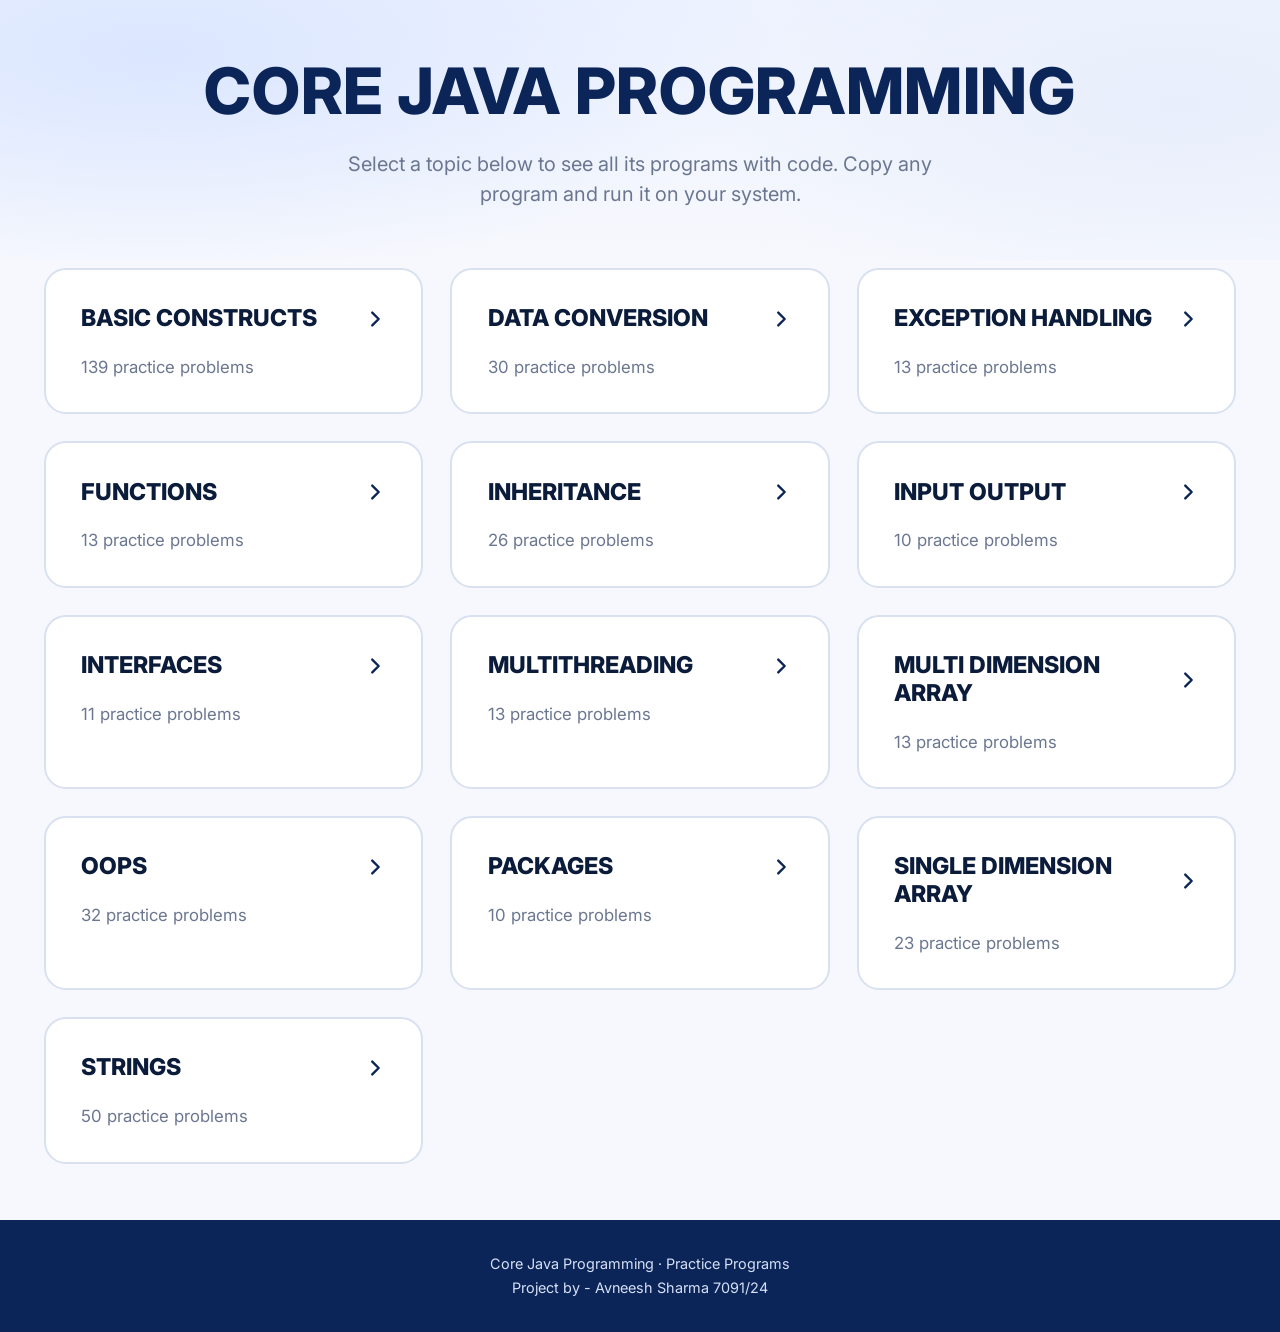
<file: index.html>
<!DOCTYPE html>
<html lang="en">
<head>
<meta charset="UTF-8">
<meta name="viewport" content="width=device-width, initial-scale=1.0">
<title>Core Java Programming — Practice Programs</title>
<link href="https://fonts.googleapis.com/css2?family=Inter:wght@400;500;600;700;800&display=swap" rel="stylesheet">
<link rel="stylesheet" href="css/style.css">
</head>
<body>

<header class="hero">
  <h1>Core Java Programming</h1>
  <p>Select a topic below to see all its programs with code. Copy any program and run it on your system.</p>
</header>

<main class="wrap">
  <section class="grid" id="topicGrid" aria-label="Java topics"></section>
</main>

<footer>
  Core Java Programming · Practice Programs<br>
  Project by - Avneesh Sharma 7091/24
</footer>

<script src="js/topics.js"></script>
<script src="js/home.js"></script>
</body>
</html>
</file>
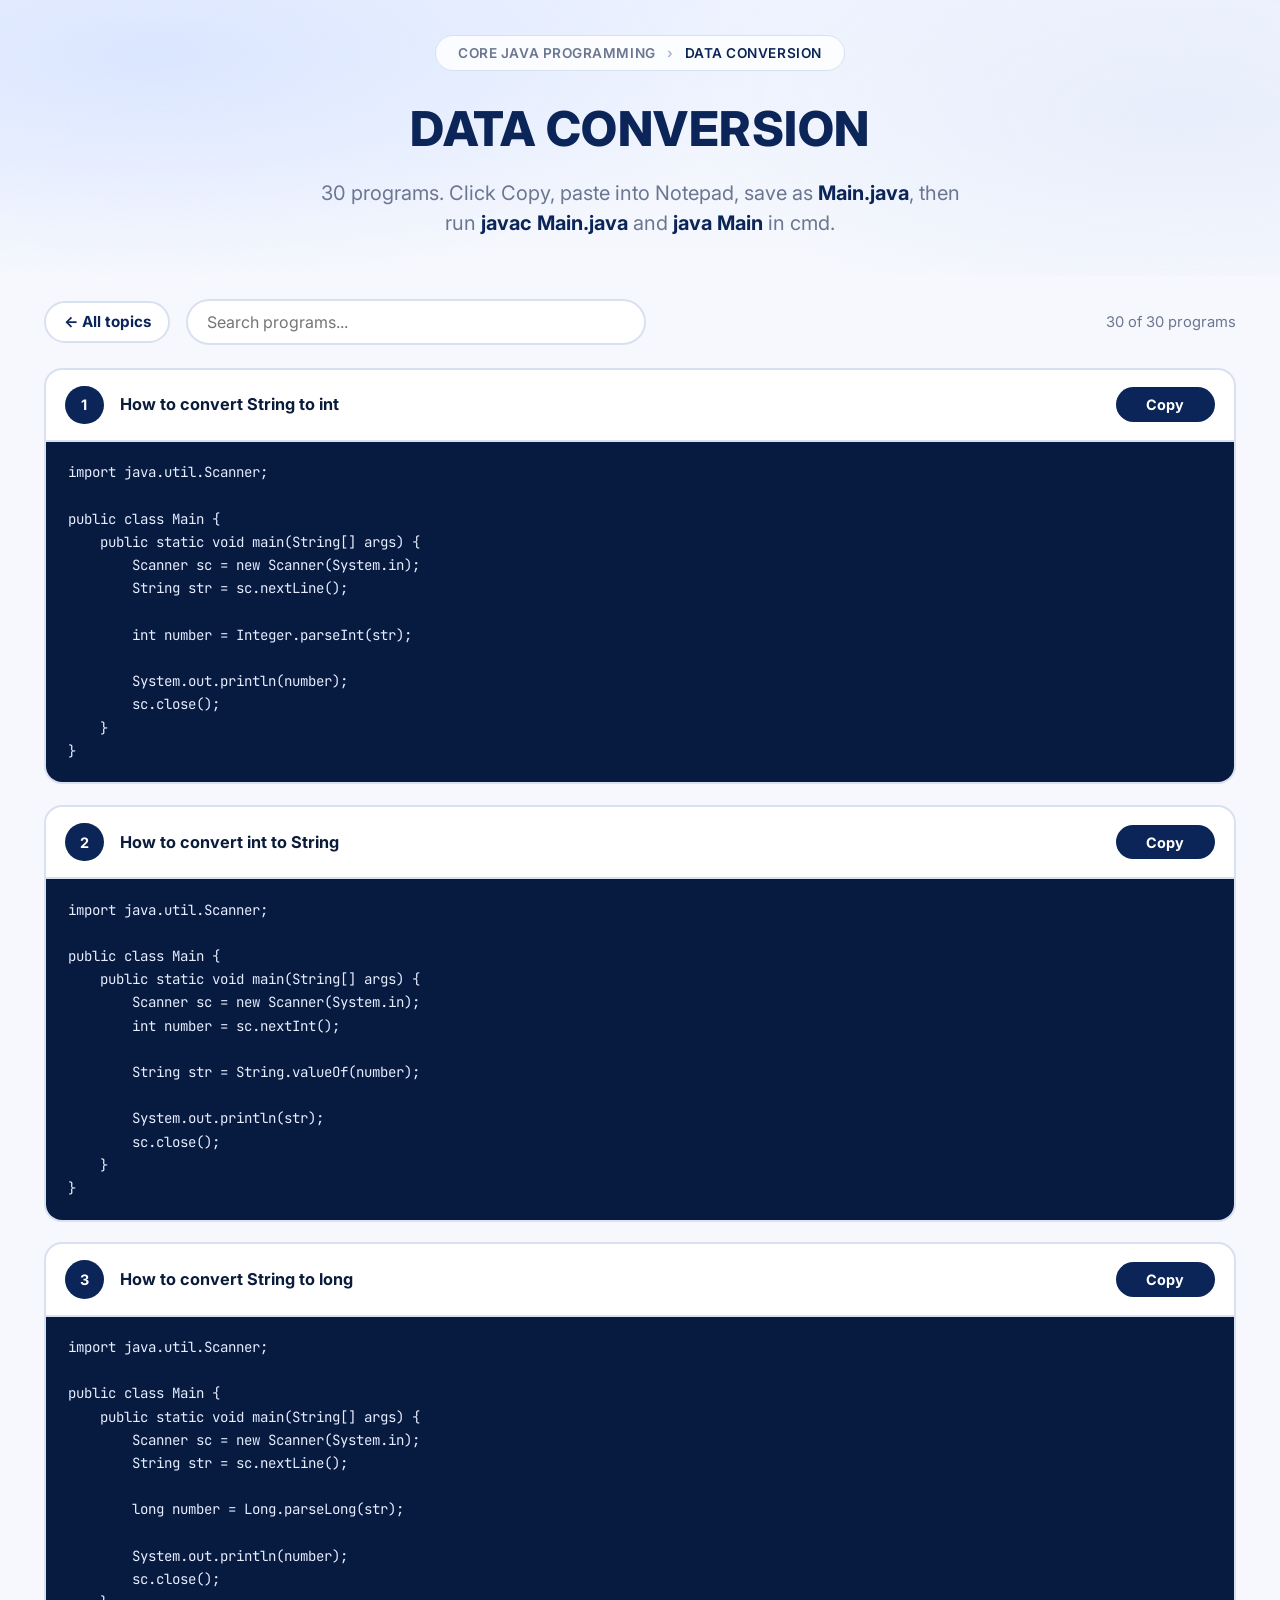
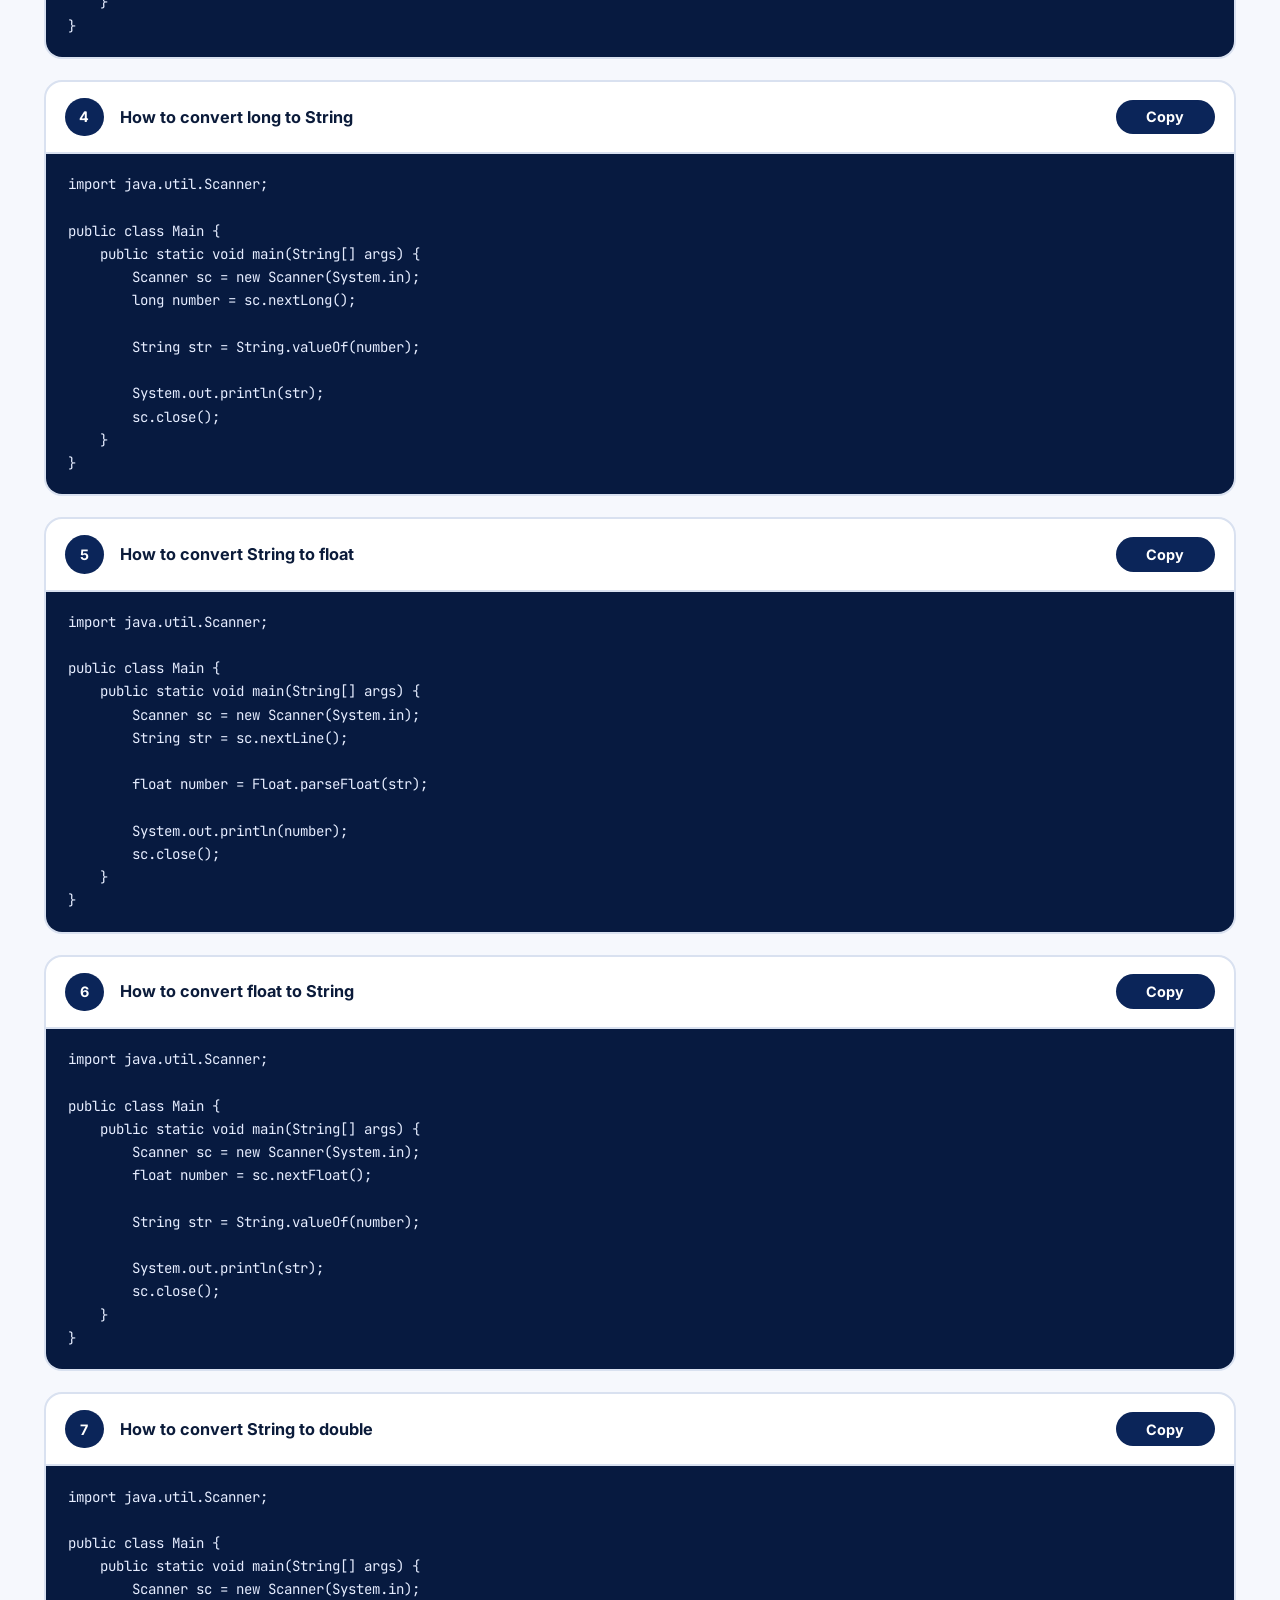
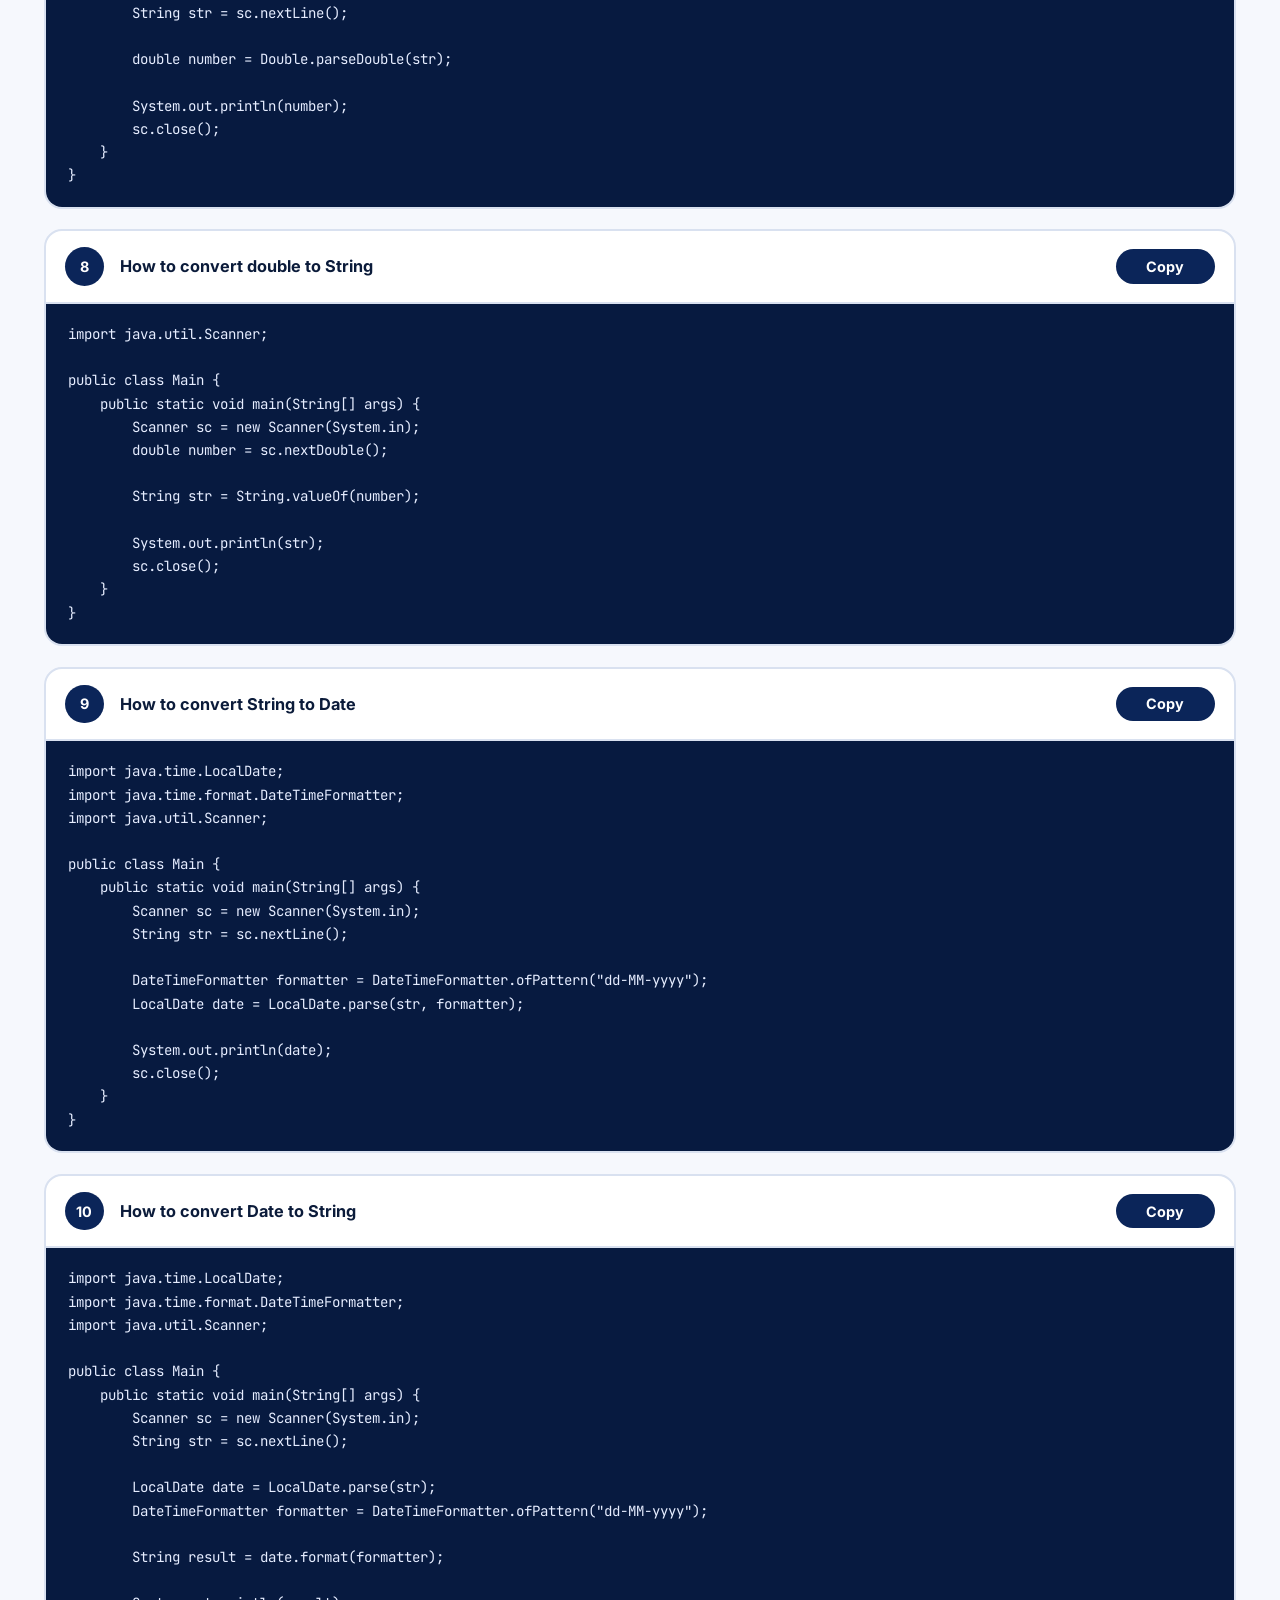
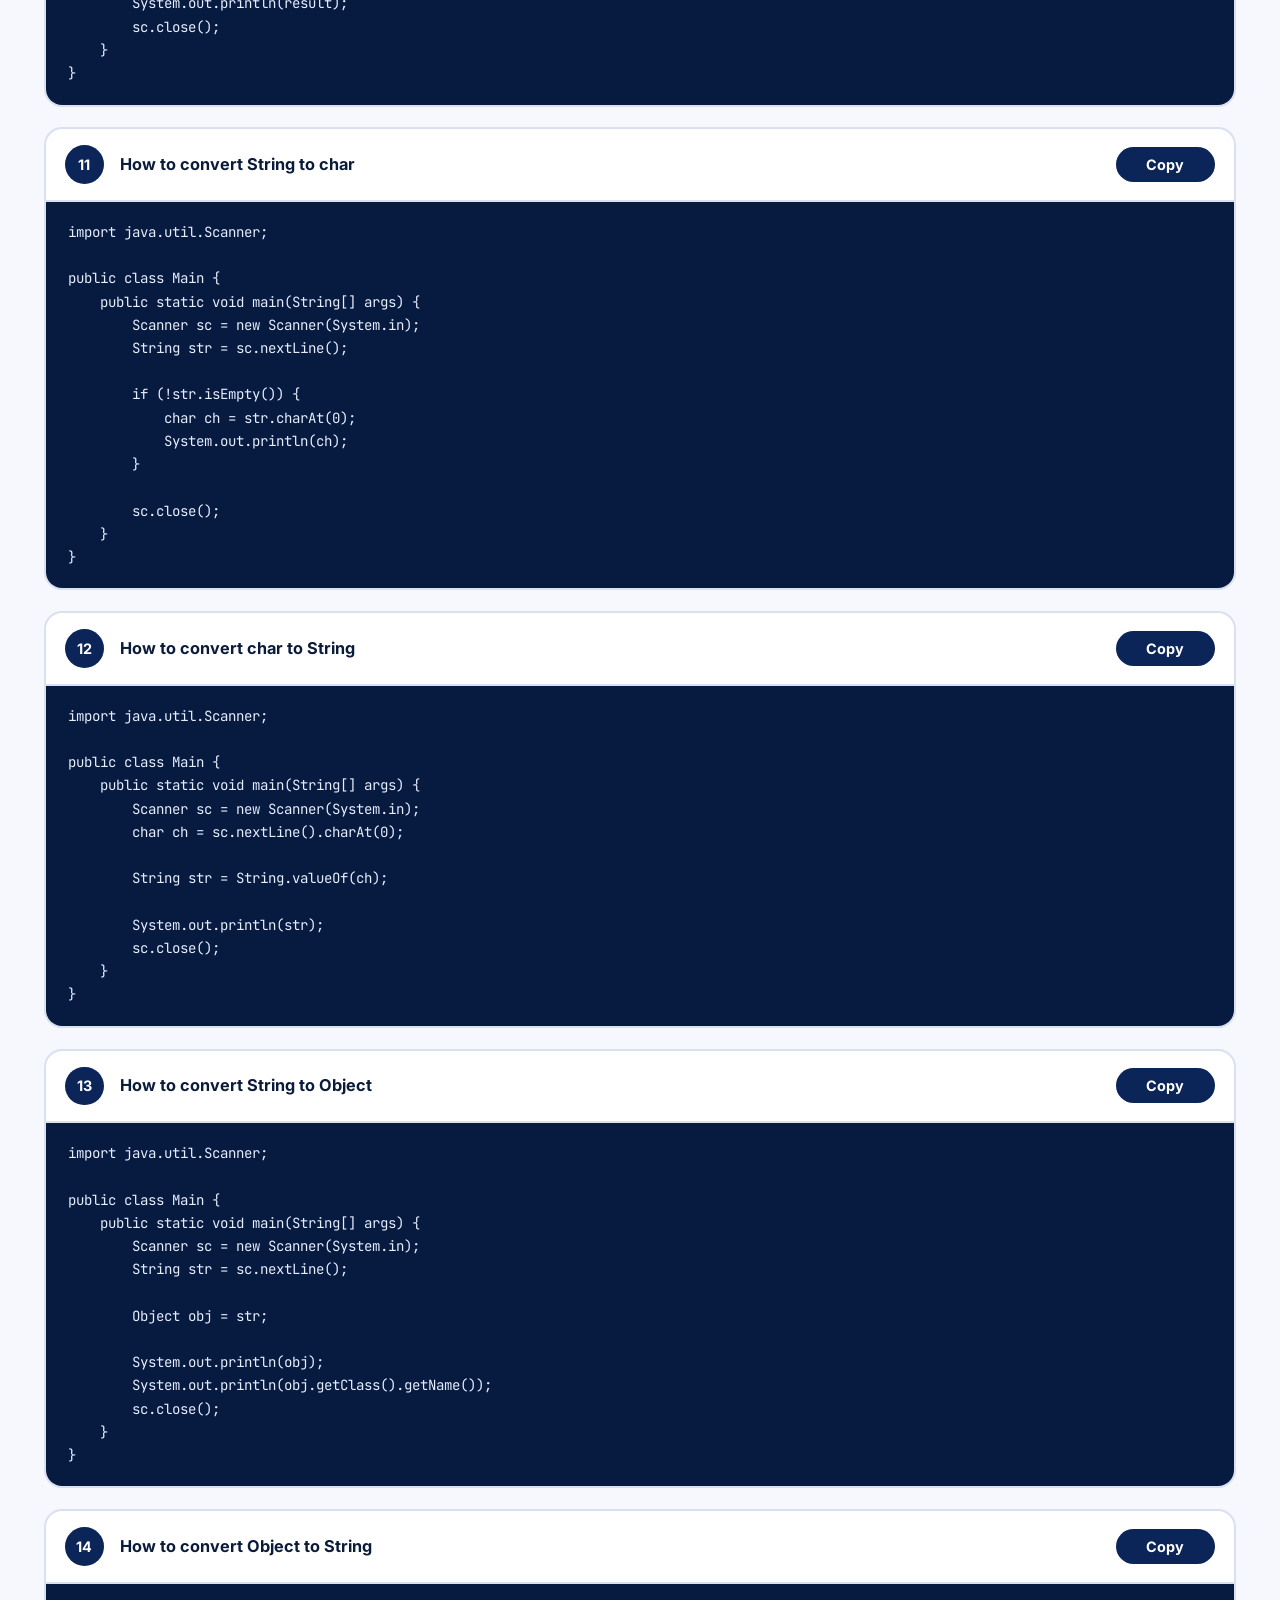
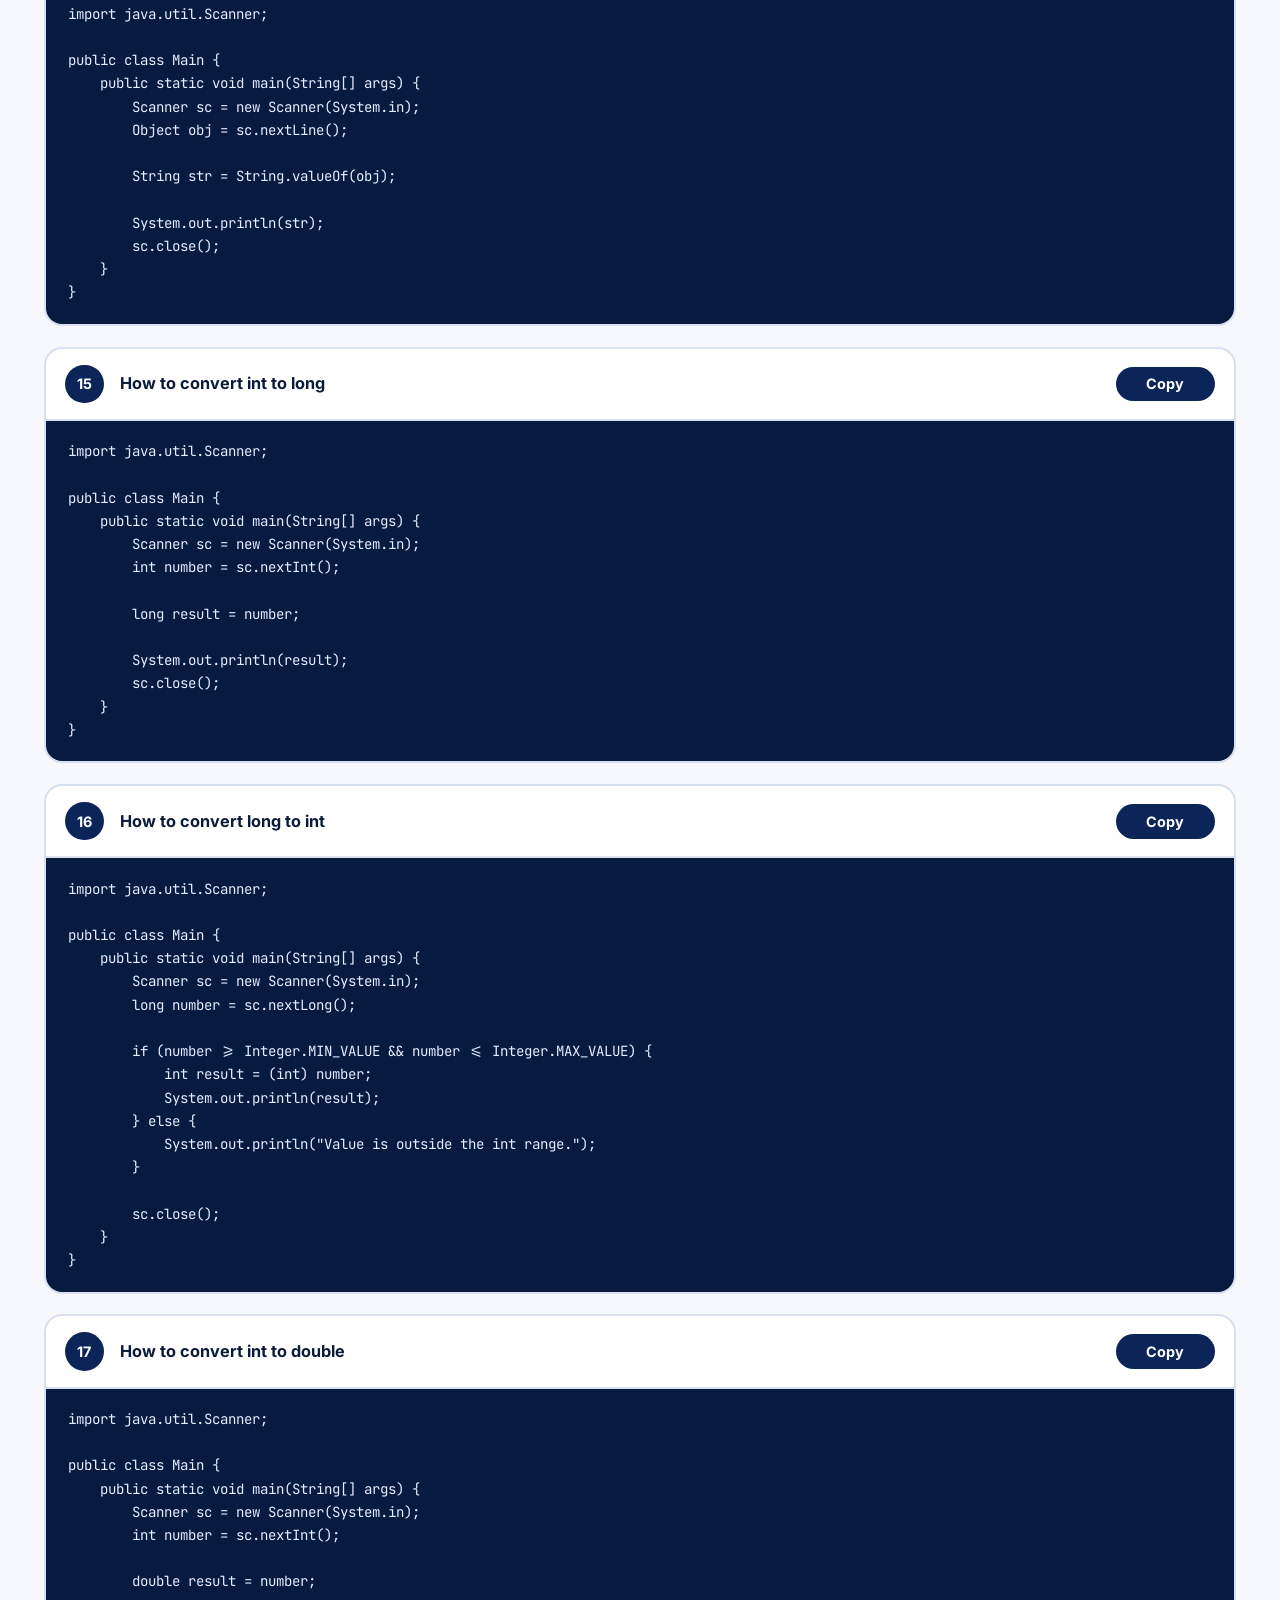
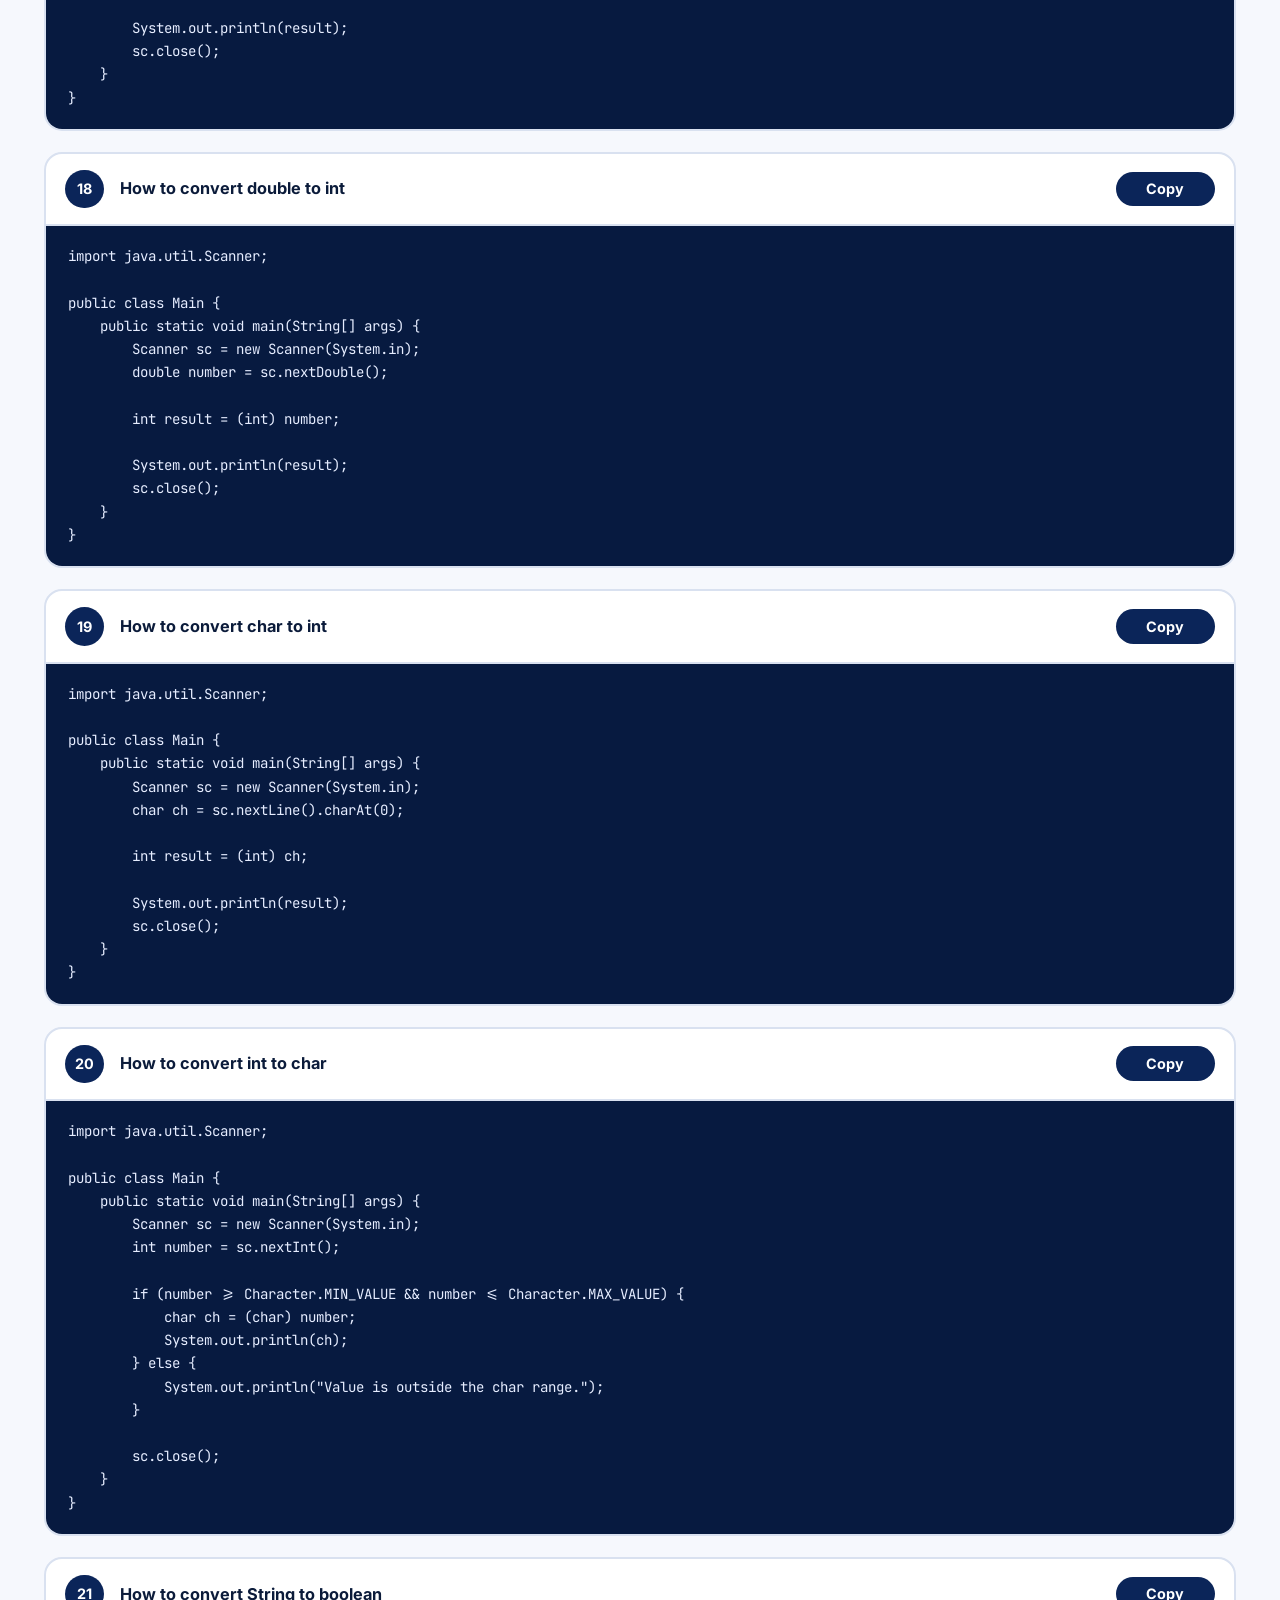
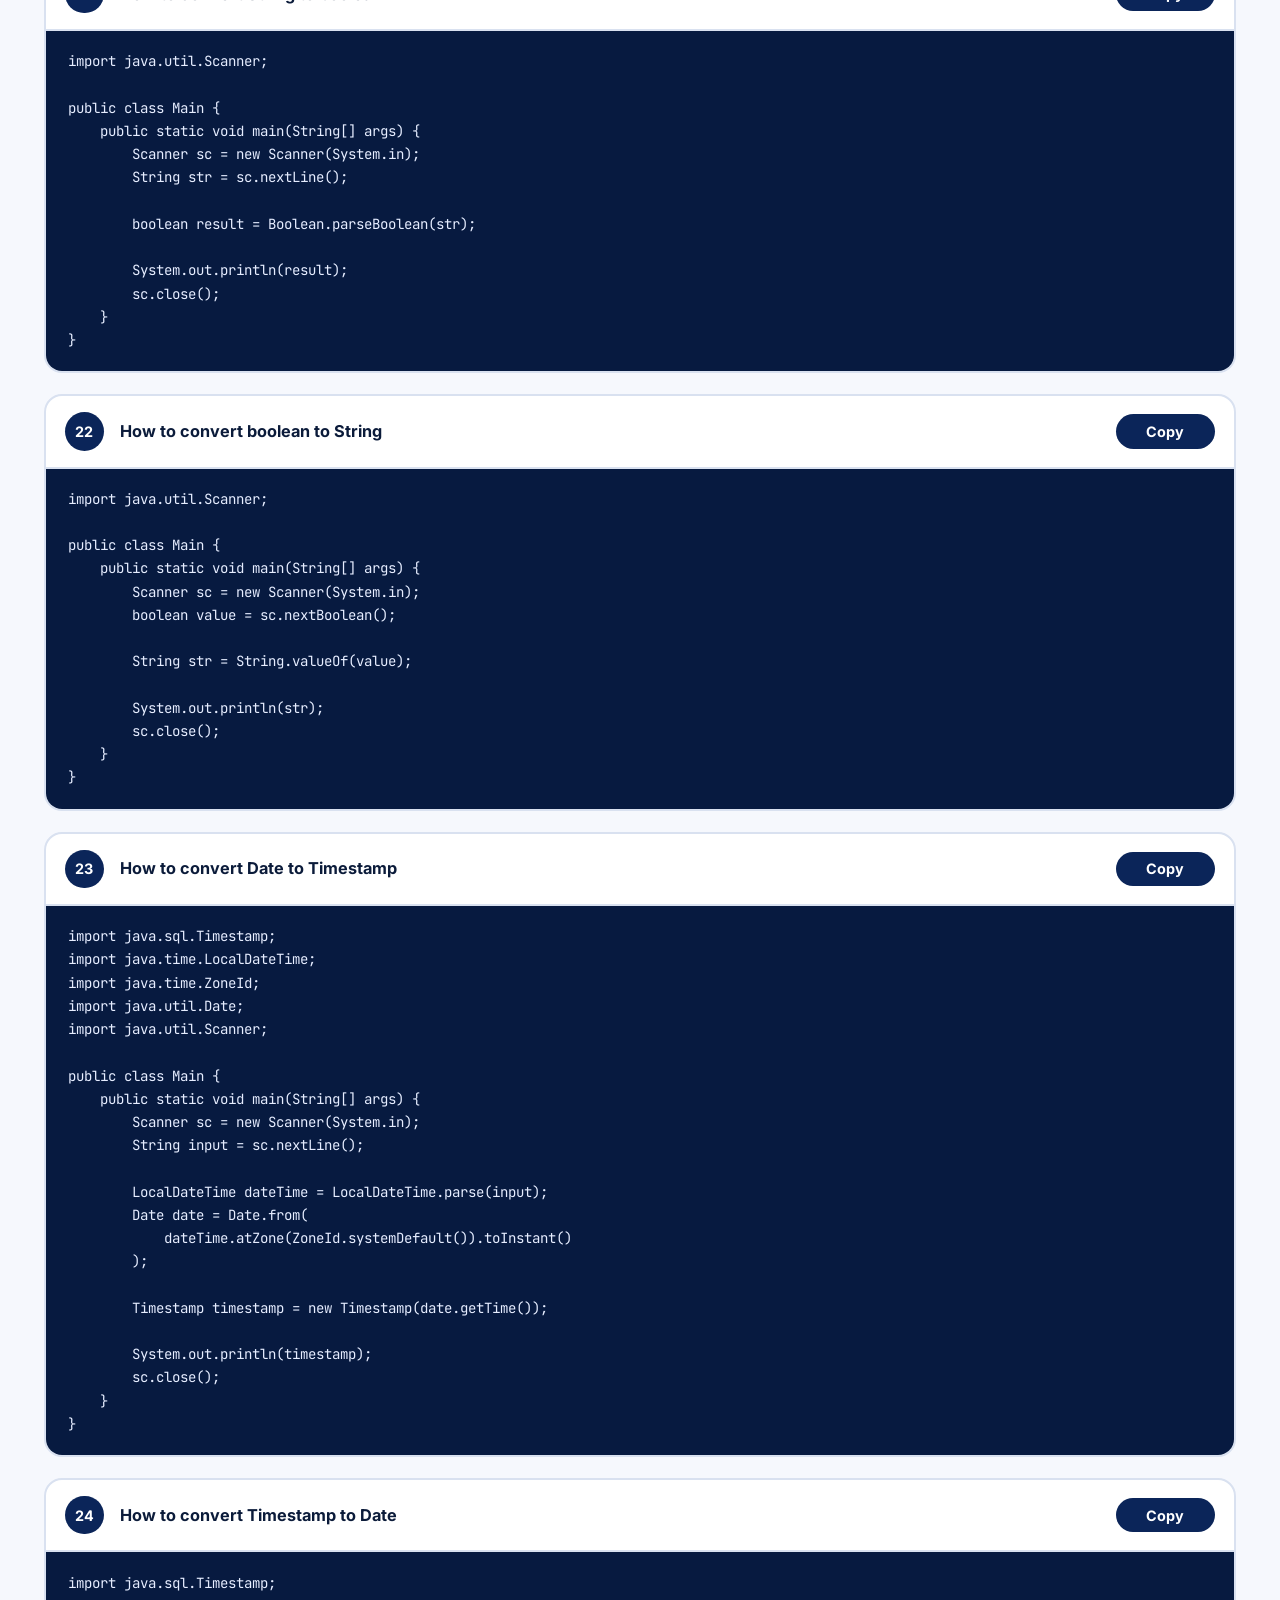
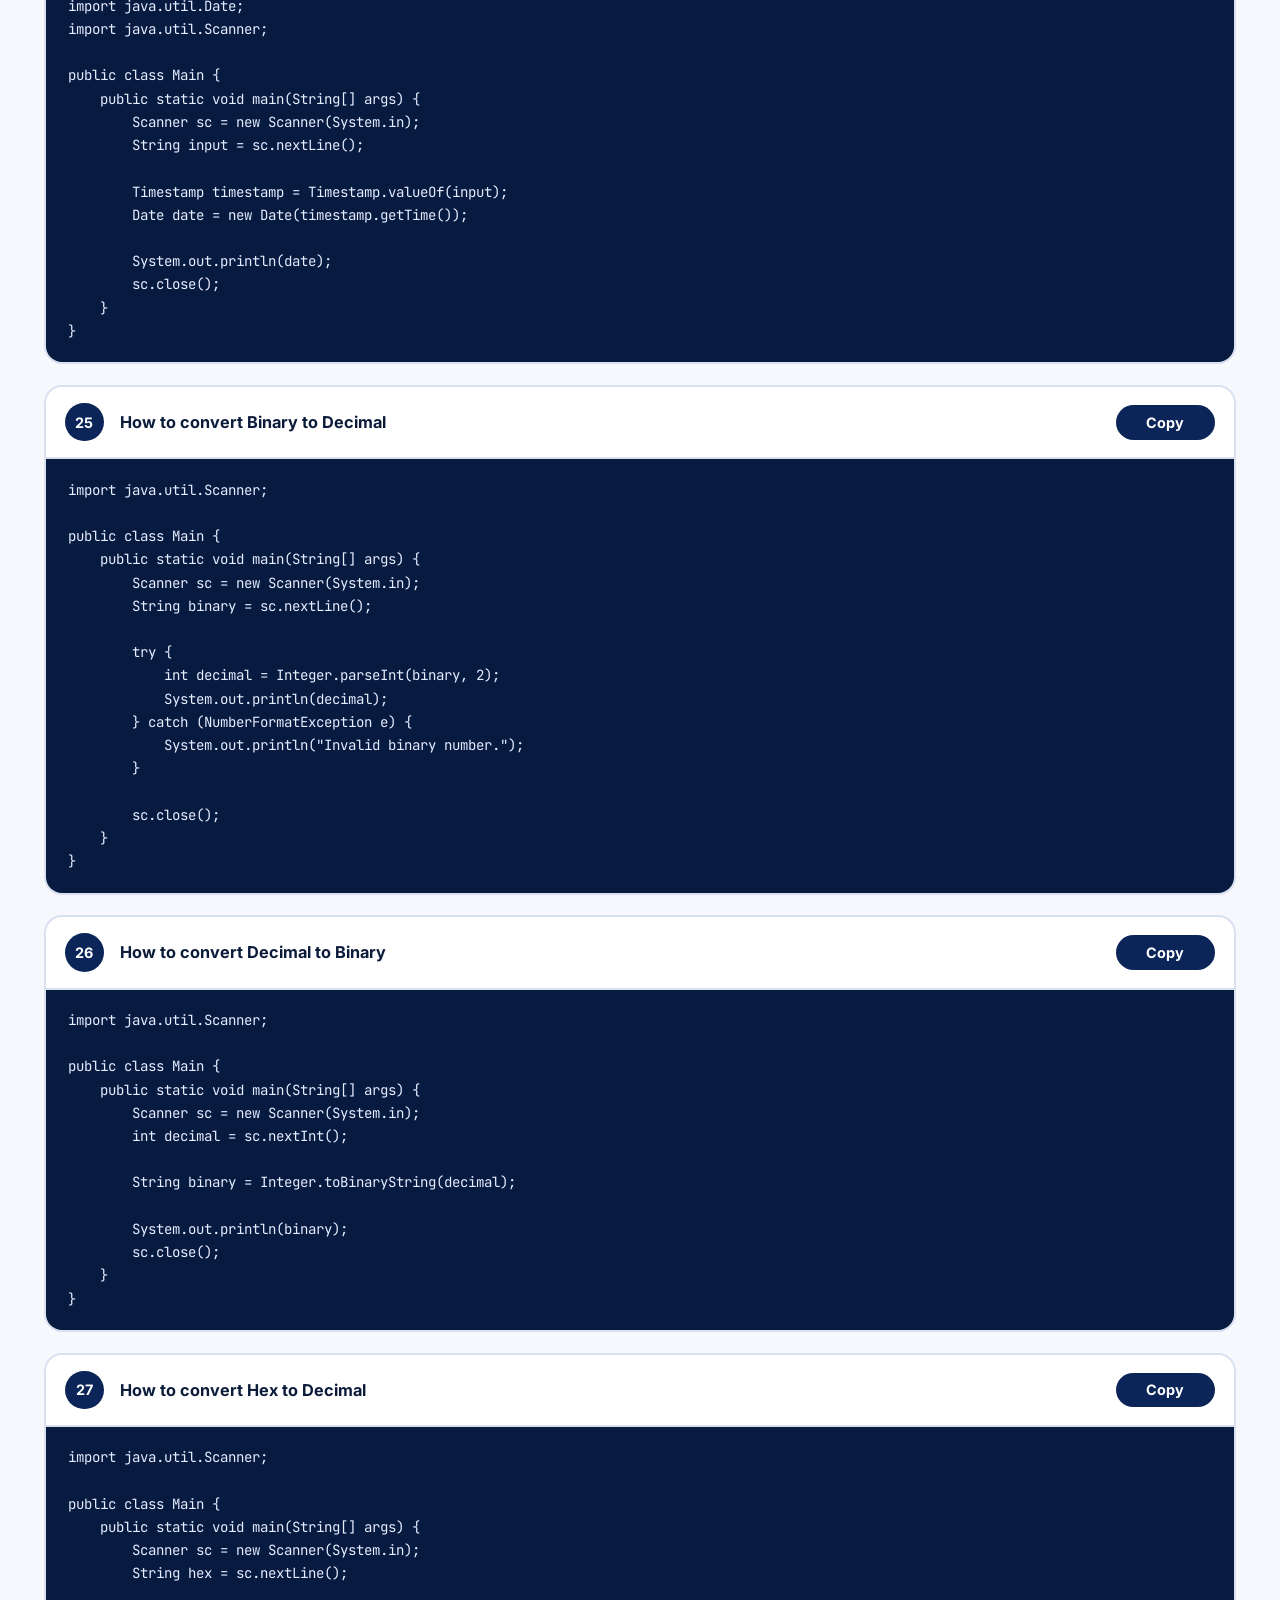
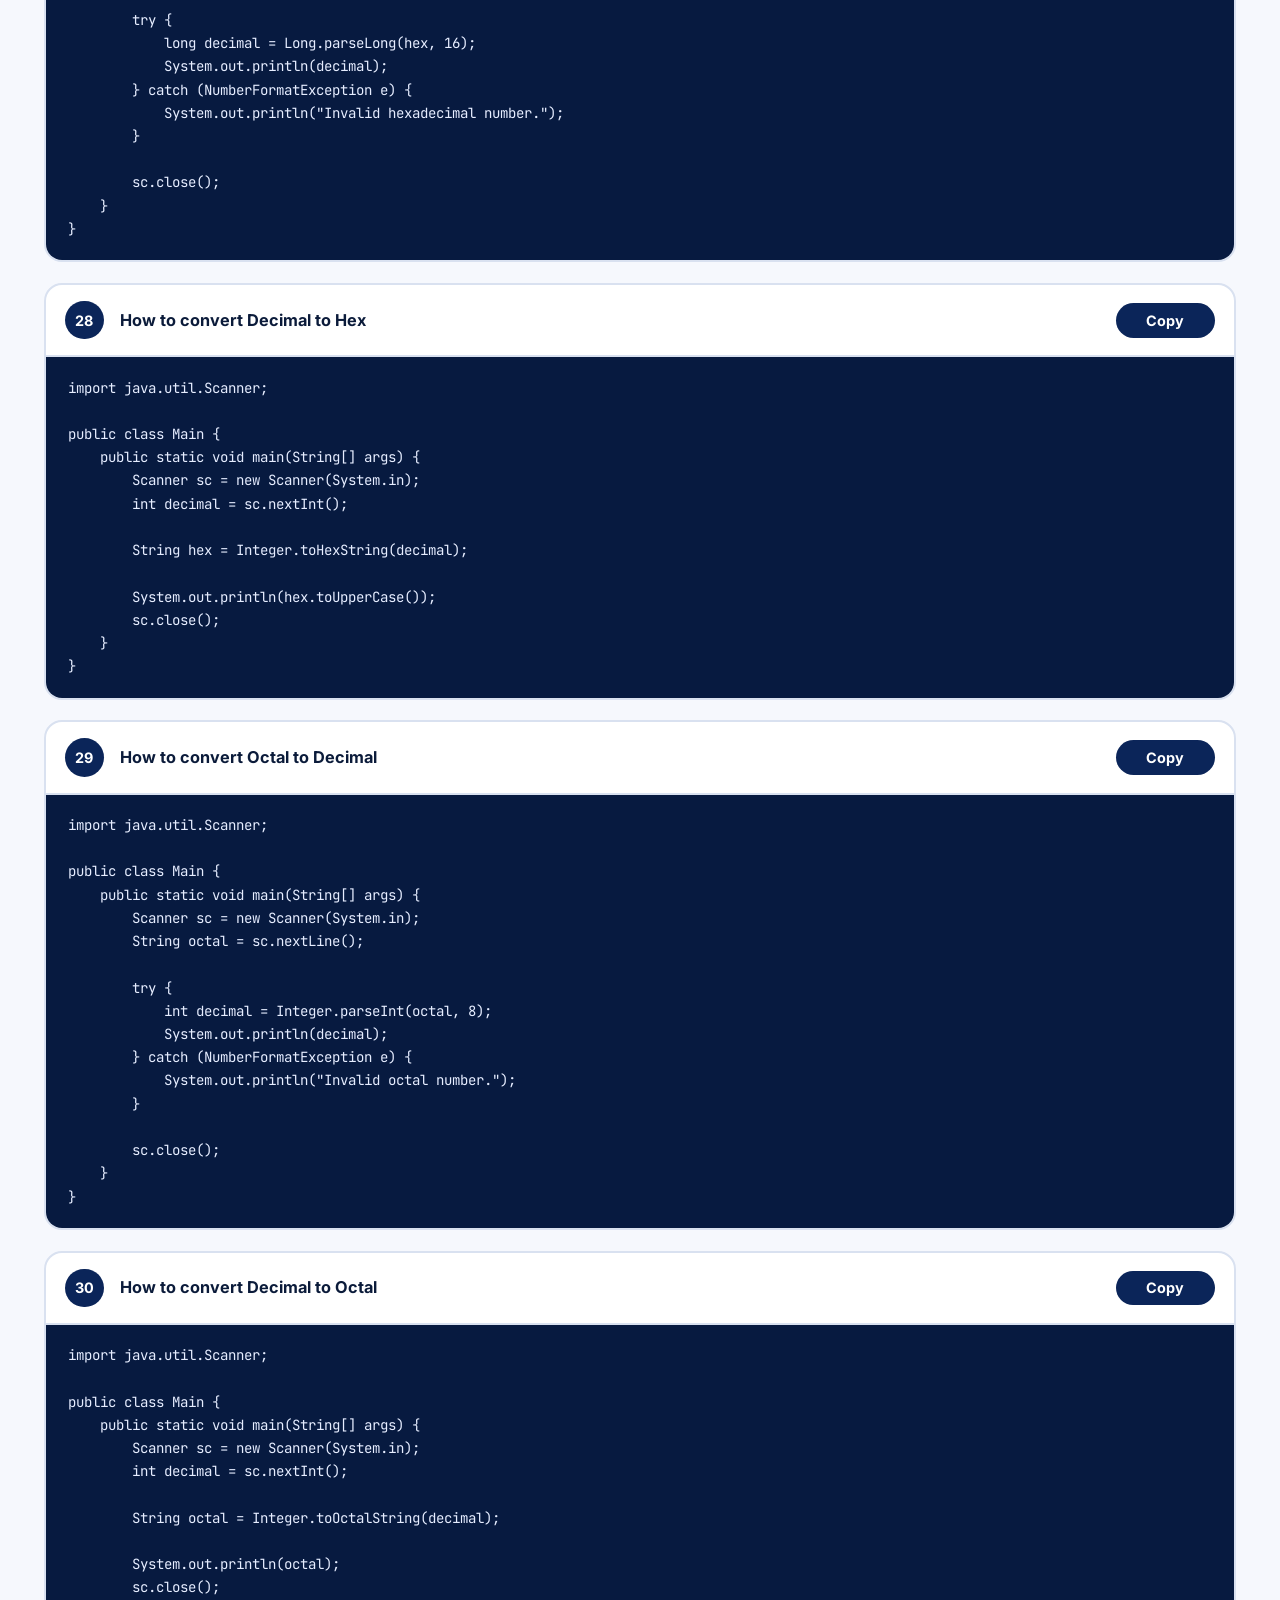
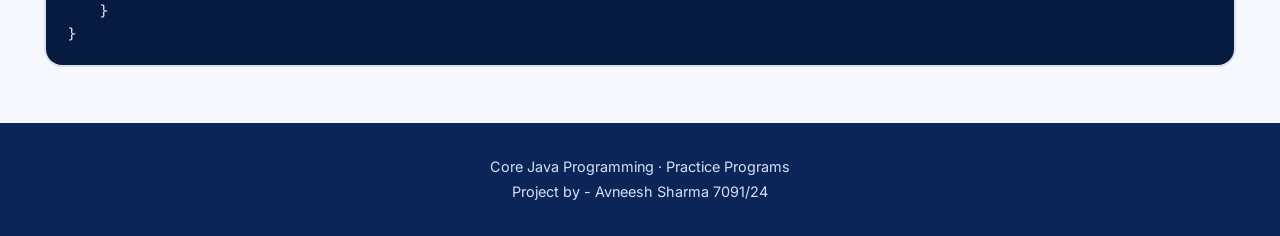
<file: data-conversion.html>
<!DOCTYPE html>
<html lang="en">
<head>
<meta charset="UTF-8">
<meta name="viewport" content="width=device-width, initial-scale=1.0">
<title>Data Conversion — Core Java Programming</title>
<link href="https://fonts.googleapis.com/css2?family=Inter:wght@400;500;600;700;800&family=JetBrains+Mono:wght@400;500;600&display=swap" rel="stylesheet">
<link rel="stylesheet" href="css/style.css">
</head>
<body data-slug="data-conversion">

<header class="hero hero-sm">
  <nav class="breadcrumb" aria-label="Breadcrumb">
    <a href="index.html">Core Java Programming</a>
    <span class="sep">›</span>
    <span>Data Conversion</span>
  </nav>
  <h1>Data Conversion</h1>
  <p>30 programs. Click Copy, paste into Notepad, save as <b>Main.java</b>, then run <b>javac Main.java</b> and <b>java Main</b> in cmd.</p>
</header>

<main class="wrap">
  <div class="toolbar">
    <a class="back" href="index.html">← All topics</a>
    <input id="search" type="search" placeholder="Search programs..." aria-label="Search programs" autocomplete="off">
    <span id="resultCount" class="result-count"></span>
  </div>
  <section id="programList" class="program-list" aria-label="Programs"></section>
  <p id="noMatch" class="no-match" hidden>No programs match your search.</p>
</main>

<footer>
  Core Java Programming · Practice Programs<br>
  Project by - Avneesh Sharma 7091/24
</footer>

<!--
  HOW TO EDIT: each program below is one <script type="text/plain"> block.
  Change the title in data-title="..." and the code between the tags.
  Code is written as plain text (no escaping needed). Do not write the closing script tag inside code.
-->
<script type="text/plain" class="program-src" data-num="1" data-title="How to convert String to int">import java.util.Scanner;

public class Main {
    public static void main(String[] args) {
        Scanner sc = new Scanner(System.in);
        String str = sc.nextLine();

        int number = Integer.parseInt(str);

        System.out.println(number);
        sc.close();
    }
}</script>
<script type="text/plain" class="program-src" data-num="2" data-title="How to convert int to String">import java.util.Scanner;

public class Main {
    public static void main(String[] args) {
        Scanner sc = new Scanner(System.in);
        int number = sc.nextInt();

        String str = String.valueOf(number);

        System.out.println(str);
        sc.close();
    }
}</script>
<script type="text/plain" class="program-src" data-num="3" data-title="How to convert String to long">import java.util.Scanner;

public class Main {
    public static void main(String[] args) {
        Scanner sc = new Scanner(System.in);
        String str = sc.nextLine();

        long number = Long.parseLong(str);

        System.out.println(number);
        sc.close();
    }
}</script>
<script type="text/plain" class="program-src" data-num="4" data-title="How to convert long to String">import java.util.Scanner;

public class Main {
    public static void main(String[] args) {
        Scanner sc = new Scanner(System.in);
        long number = sc.nextLong();

        String str = String.valueOf(number);

        System.out.println(str);
        sc.close();
    }
}</script>
<script type="text/plain" class="program-src" data-num="5" data-title="How to convert String to float">import java.util.Scanner;

public class Main {
    public static void main(String[] args) {
        Scanner sc = new Scanner(System.in);
        String str = sc.nextLine();

        float number = Float.parseFloat(str);

        System.out.println(number);
        sc.close();
    }
}</script>
<script type="text/plain" class="program-src" data-num="6" data-title="How to convert float to String">import java.util.Scanner;

public class Main {
    public static void main(String[] args) {
        Scanner sc = new Scanner(System.in);
        float number = sc.nextFloat();

        String str = String.valueOf(number);

        System.out.println(str);
        sc.close();
    }
}</script>
<script type="text/plain" class="program-src" data-num="7" data-title="How to convert String to double">import java.util.Scanner;

public class Main {
    public static void main(String[] args) {
        Scanner sc = new Scanner(System.in);
        String str = sc.nextLine();

        double number = Double.parseDouble(str);

        System.out.println(number);
        sc.close();
    }
}</script>
<script type="text/plain" class="program-src" data-num="8" data-title="How to convert double to String">import java.util.Scanner;

public class Main {
    public static void main(String[] args) {
        Scanner sc = new Scanner(System.in);
        double number = sc.nextDouble();

        String str = String.valueOf(number);

        System.out.println(str);
        sc.close();
    }
}</script>
<script type="text/plain" class="program-src" data-num="9" data-title="How to convert String to Date">import java.time.LocalDate;
import java.time.format.DateTimeFormatter;
import java.util.Scanner;

public class Main {
    public static void main(String[] args) {
        Scanner sc = new Scanner(System.in);
        String str = sc.nextLine();

        DateTimeFormatter formatter = DateTimeFormatter.ofPattern("dd-MM-yyyy");
        LocalDate date = LocalDate.parse(str, formatter);

        System.out.println(date);
        sc.close();
    }
}</script>
<script type="text/plain" class="program-src" data-num="10" data-title="How to convert Date to String">import java.time.LocalDate;
import java.time.format.DateTimeFormatter;
import java.util.Scanner;

public class Main {
    public static void main(String[] args) {
        Scanner sc = new Scanner(System.in);
        String str = sc.nextLine();

        LocalDate date = LocalDate.parse(str);
        DateTimeFormatter formatter = DateTimeFormatter.ofPattern("dd-MM-yyyy");

        String result = date.format(formatter);

        System.out.println(result);
        sc.close();
    }
}</script>
<script type="text/plain" class="program-src" data-num="11" data-title="How to convert String to char">import java.util.Scanner;

public class Main {
    public static void main(String[] args) {
        Scanner sc = new Scanner(System.in);
        String str = sc.nextLine();

        if (!str.isEmpty()) {
            char ch = str.charAt(0);
            System.out.println(ch);
        }

        sc.close();
    }
}</script>
<script type="text/plain" class="program-src" data-num="12" data-title="How to convert char to String">import java.util.Scanner;

public class Main {
    public static void main(String[] args) {
        Scanner sc = new Scanner(System.in);
        char ch = sc.nextLine().charAt(0);

        String str = String.valueOf(ch);

        System.out.println(str);
        sc.close();
    }
}</script>
<script type="text/plain" class="program-src" data-num="13" data-title="How to convert String to Object">import java.util.Scanner;

public class Main {
    public static void main(String[] args) {
        Scanner sc = new Scanner(System.in);
        String str = sc.nextLine();

        Object obj = str;

        System.out.println(obj);
        System.out.println(obj.getClass().getName());
        sc.close();
    }
}</script>
<script type="text/plain" class="program-src" data-num="14" data-title="How to convert Object to String">import java.util.Scanner;

public class Main {
    public static void main(String[] args) {
        Scanner sc = new Scanner(System.in);
        Object obj = sc.nextLine();

        String str = String.valueOf(obj);

        System.out.println(str);
        sc.close();
    }
}</script>
<script type="text/plain" class="program-src" data-num="15" data-title="How to convert int to long">import java.util.Scanner;

public class Main {
    public static void main(String[] args) {
        Scanner sc = new Scanner(System.in);
        int number = sc.nextInt();

        long result = number;

        System.out.println(result);
        sc.close();
    }
}</script>
<script type="text/plain" class="program-src" data-num="16" data-title="How to convert long to int">import java.util.Scanner;

public class Main {
    public static void main(String[] args) {
        Scanner sc = new Scanner(System.in);
        long number = sc.nextLong();

        if (number >= Integer.MIN_VALUE && number <= Integer.MAX_VALUE) {
            int result = (int) number;
            System.out.println(result);
        } else {
            System.out.println("Value is outside the int range.");
        }

        sc.close();
    }
}</script>
<script type="text/plain" class="program-src" data-num="17" data-title="How to convert int to double">import java.util.Scanner;

public class Main {
    public static void main(String[] args) {
        Scanner sc = new Scanner(System.in);
        int number = sc.nextInt();

        double result = number;

        System.out.println(result);
        sc.close();
    }
}</script>
<script type="text/plain" class="program-src" data-num="18" data-title="How to convert double to int">import java.util.Scanner;

public class Main {
    public static void main(String[] args) {
        Scanner sc = new Scanner(System.in);
        double number = sc.nextDouble();

        int result = (int) number;

        System.out.println(result);
        sc.close();
    }
}</script>
<script type="text/plain" class="program-src" data-num="19" data-title="How to convert char to int">import java.util.Scanner;

public class Main {
    public static void main(String[] args) {
        Scanner sc = new Scanner(System.in);
        char ch = sc.nextLine().charAt(0);

        int result = (int) ch;

        System.out.println(result);
        sc.close();
    }
}</script>
<script type="text/plain" class="program-src" data-num="20" data-title="How to convert int to char">import java.util.Scanner;

public class Main {
    public static void main(String[] args) {
        Scanner sc = new Scanner(System.in);
        int number = sc.nextInt();

        if (number >= Character.MIN_VALUE && number <= Character.MAX_VALUE) {
            char ch = (char) number;
            System.out.println(ch);
        } else {
            System.out.println("Value is outside the char range.");
        }

        sc.close();
    }
}</script>
<script type="text/plain" class="program-src" data-num="21" data-title="How to convert String to boolean">import java.util.Scanner;

public class Main {
    public static void main(String[] args) {
        Scanner sc = new Scanner(System.in);
        String str = sc.nextLine();

        boolean result = Boolean.parseBoolean(str);

        System.out.println(result);
        sc.close();
    }
}</script>
<script type="text/plain" class="program-src" data-num="22" data-title="How to convert boolean to String">import java.util.Scanner;

public class Main {
    public static void main(String[] args) {
        Scanner sc = new Scanner(System.in);
        boolean value = sc.nextBoolean();

        String str = String.valueOf(value);

        System.out.println(str);
        sc.close();
    }
}</script>
<script type="text/plain" class="program-src" data-num="23" data-title="How to convert Date to Timestamp">import java.sql.Timestamp;
import java.time.LocalDateTime;
import java.time.ZoneId;
import java.util.Date;
import java.util.Scanner;

public class Main {
    public static void main(String[] args) {
        Scanner sc = new Scanner(System.in);
        String input = sc.nextLine();

        LocalDateTime dateTime = LocalDateTime.parse(input);
        Date date = Date.from(
            dateTime.atZone(ZoneId.systemDefault()).toInstant()
        );

        Timestamp timestamp = new Timestamp(date.getTime());

        System.out.println(timestamp);
        sc.close();
    }
}</script>
<script type="text/plain" class="program-src" data-num="24" data-title="How to convert Timestamp to Date">import java.sql.Timestamp;
import java.util.Date;
import java.util.Scanner;

public class Main {
    public static void main(String[] args) {
        Scanner sc = new Scanner(System.in);
        String input = sc.nextLine();

        Timestamp timestamp = Timestamp.valueOf(input);
        Date date = new Date(timestamp.getTime());

        System.out.println(date);
        sc.close();
    }
}</script>
<script type="text/plain" class="program-src" data-num="25" data-title="How to convert Binary to Decimal">import java.util.Scanner;

public class Main {
    public static void main(String[] args) {
        Scanner sc = new Scanner(System.in);
        String binary = sc.nextLine();

        try {
            int decimal = Integer.parseInt(binary, 2);
            System.out.println(decimal);
        } catch (NumberFormatException e) {
            System.out.println("Invalid binary number.");
        }

        sc.close();
    }
}</script>
<script type="text/plain" class="program-src" data-num="26" data-title="How to convert Decimal to Binary">import java.util.Scanner;

public class Main {
    public static void main(String[] args) {
        Scanner sc = new Scanner(System.in);
        int decimal = sc.nextInt();

        String binary = Integer.toBinaryString(decimal);

        System.out.println(binary);
        sc.close();
    }
}</script>
<script type="text/plain" class="program-src" data-num="27" data-title="How to convert Hex to Decimal">import java.util.Scanner;

public class Main {
    public static void main(String[] args) {
        Scanner sc = new Scanner(System.in);
        String hex = sc.nextLine();

        try {
            long decimal = Long.parseLong(hex, 16);
            System.out.println(decimal);
        } catch (NumberFormatException e) {
            System.out.println("Invalid hexadecimal number.");
        }

        sc.close();
    }
}</script>
<script type="text/plain" class="program-src" data-num="28" data-title="How to convert Decimal to Hex">import java.util.Scanner;

public class Main {
    public static void main(String[] args) {
        Scanner sc = new Scanner(System.in);
        int decimal = sc.nextInt();

        String hex = Integer.toHexString(decimal);

        System.out.println(hex.toUpperCase());
        sc.close();
    }
}</script>
<script type="text/plain" class="program-src" data-num="29" data-title="How to convert Octal to Decimal">import java.util.Scanner;

public class Main {
    public static void main(String[] args) {
        Scanner sc = new Scanner(System.in);
        String octal = sc.nextLine();

        try {
            int decimal = Integer.parseInt(octal, 8);
            System.out.println(decimal);
        } catch (NumberFormatException e) {
            System.out.println("Invalid octal number.");
        }

        sc.close();
    }
}</script>
<script type="text/plain" class="program-src" data-num="30" data-title="How to convert Decimal to Octal">import java.util.Scanner;

public class Main {
    public static void main(String[] args) {
        Scanner sc = new Scanner(System.in);
        int decimal = sc.nextInt();

        String octal = Integer.toOctalString(decimal);

        System.out.println(octal);
        sc.close();
    }
}</script>

<script src="js/topic.js"></script>
</body>
</html>
</file>
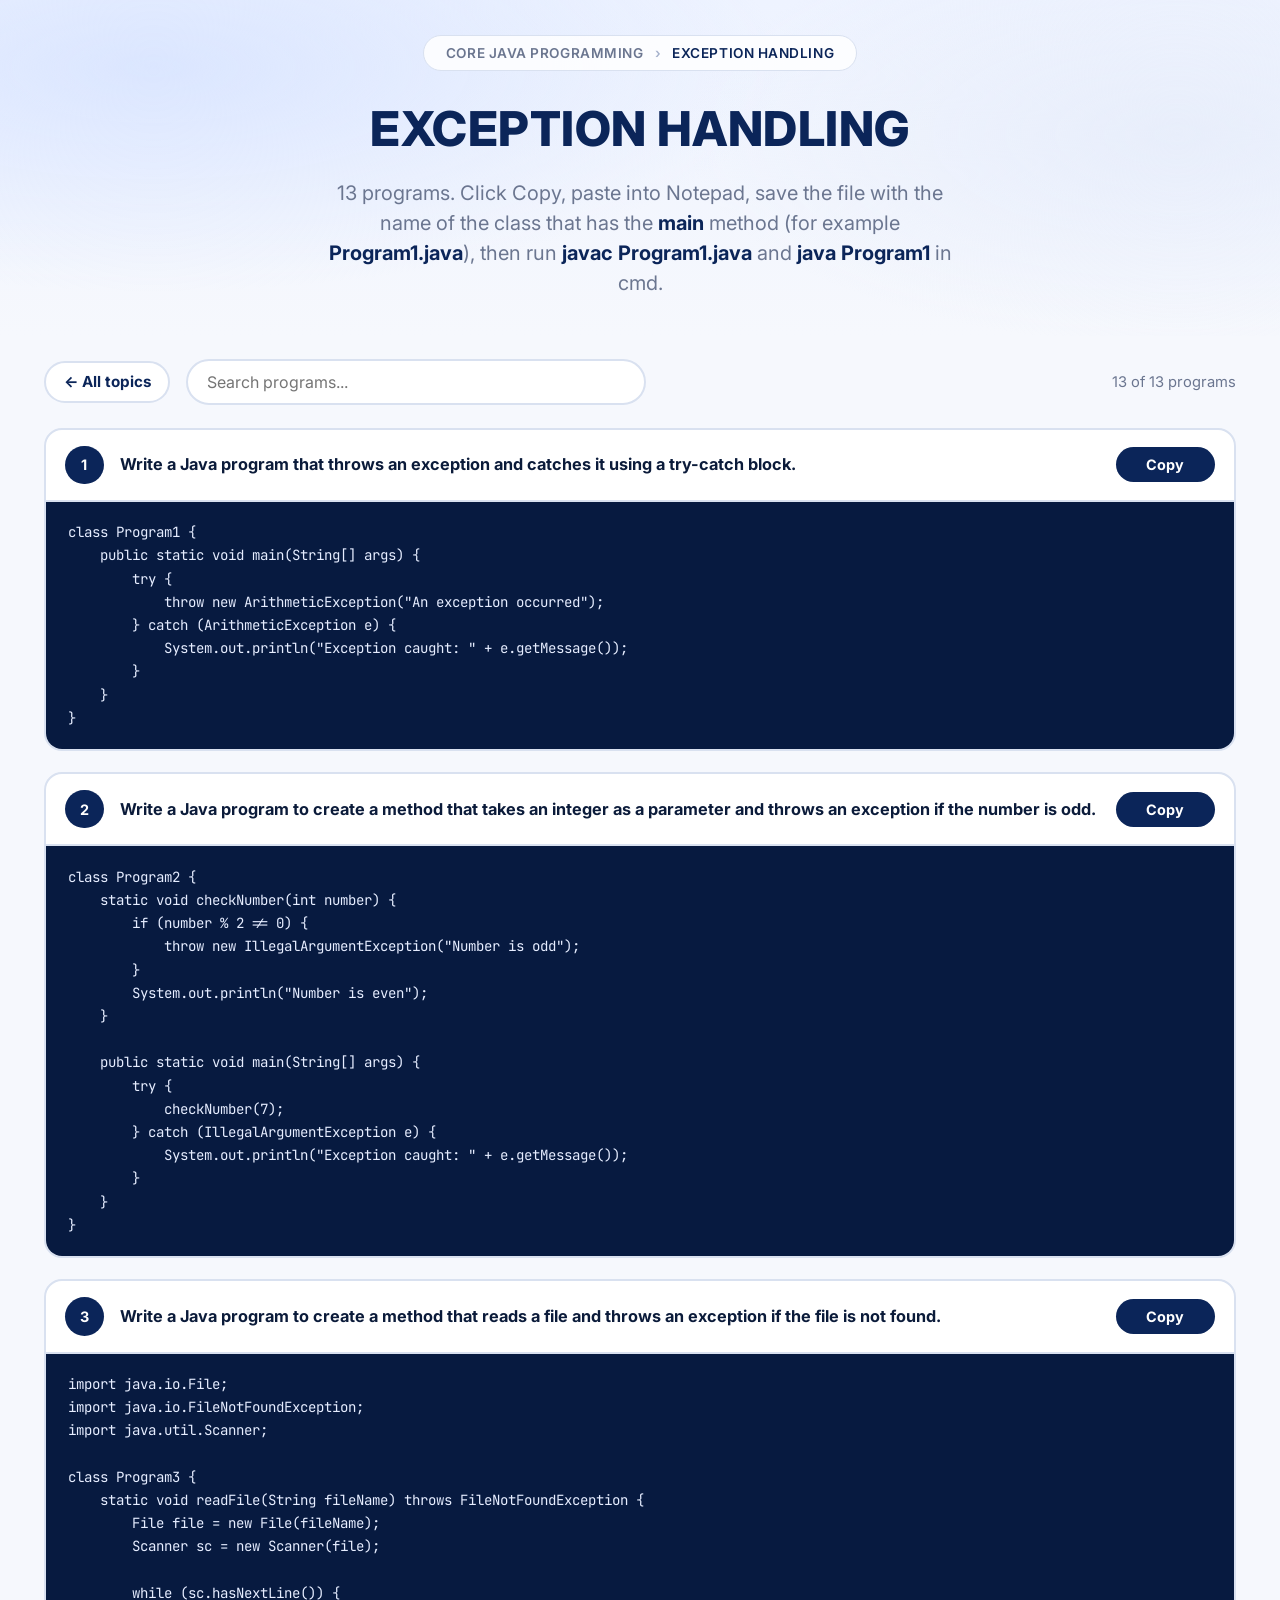
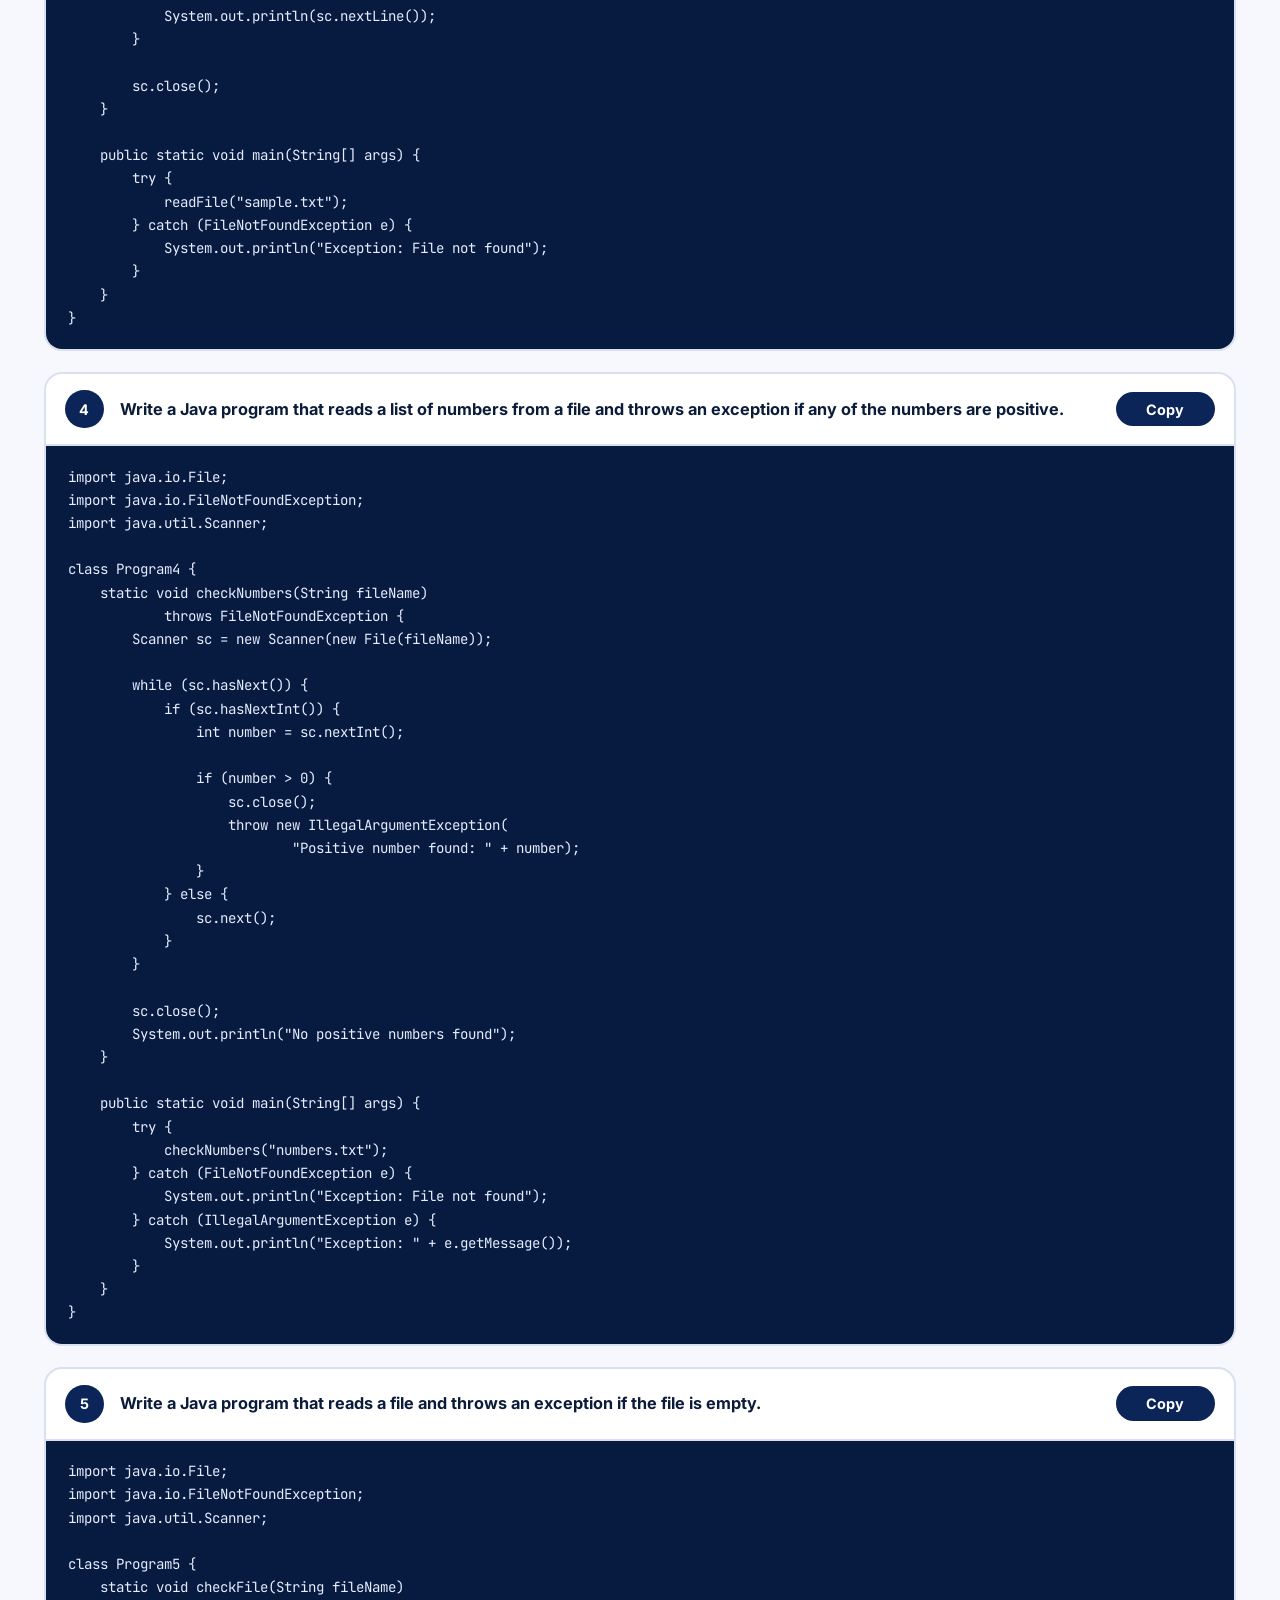
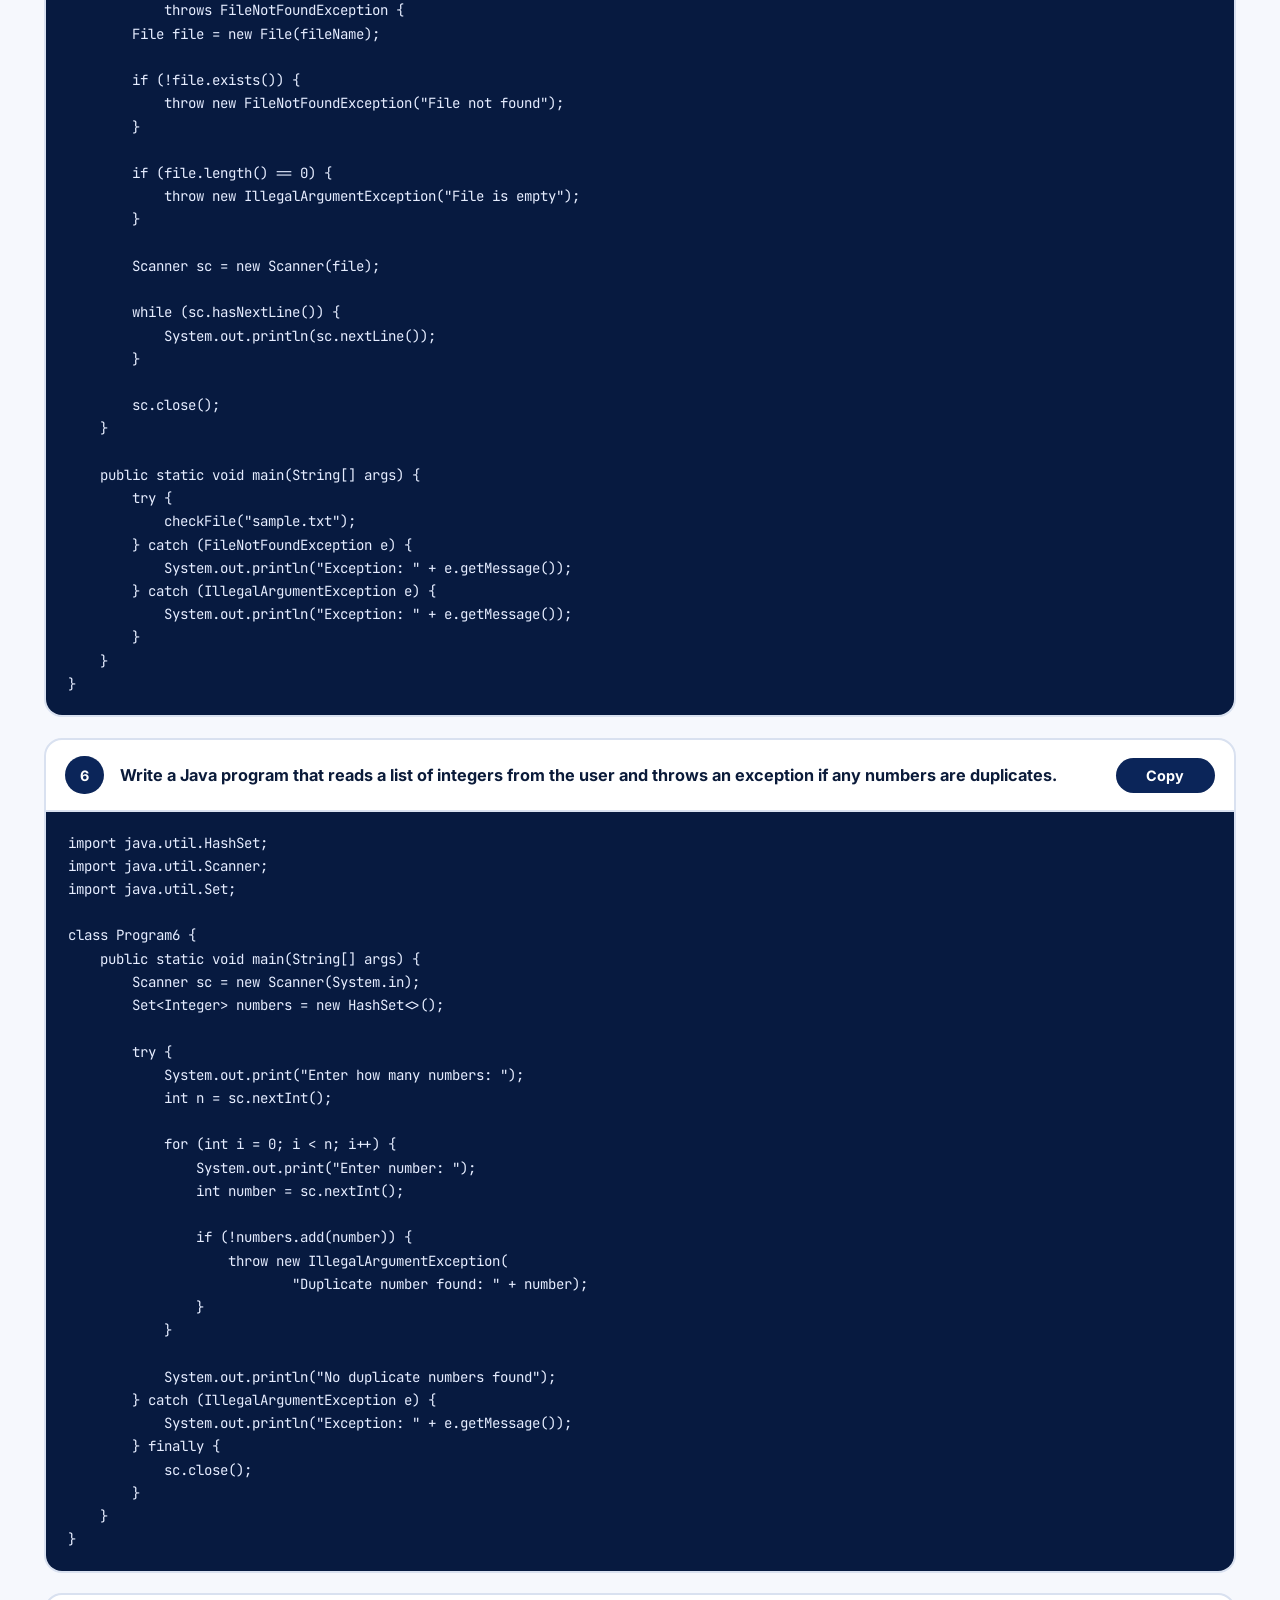
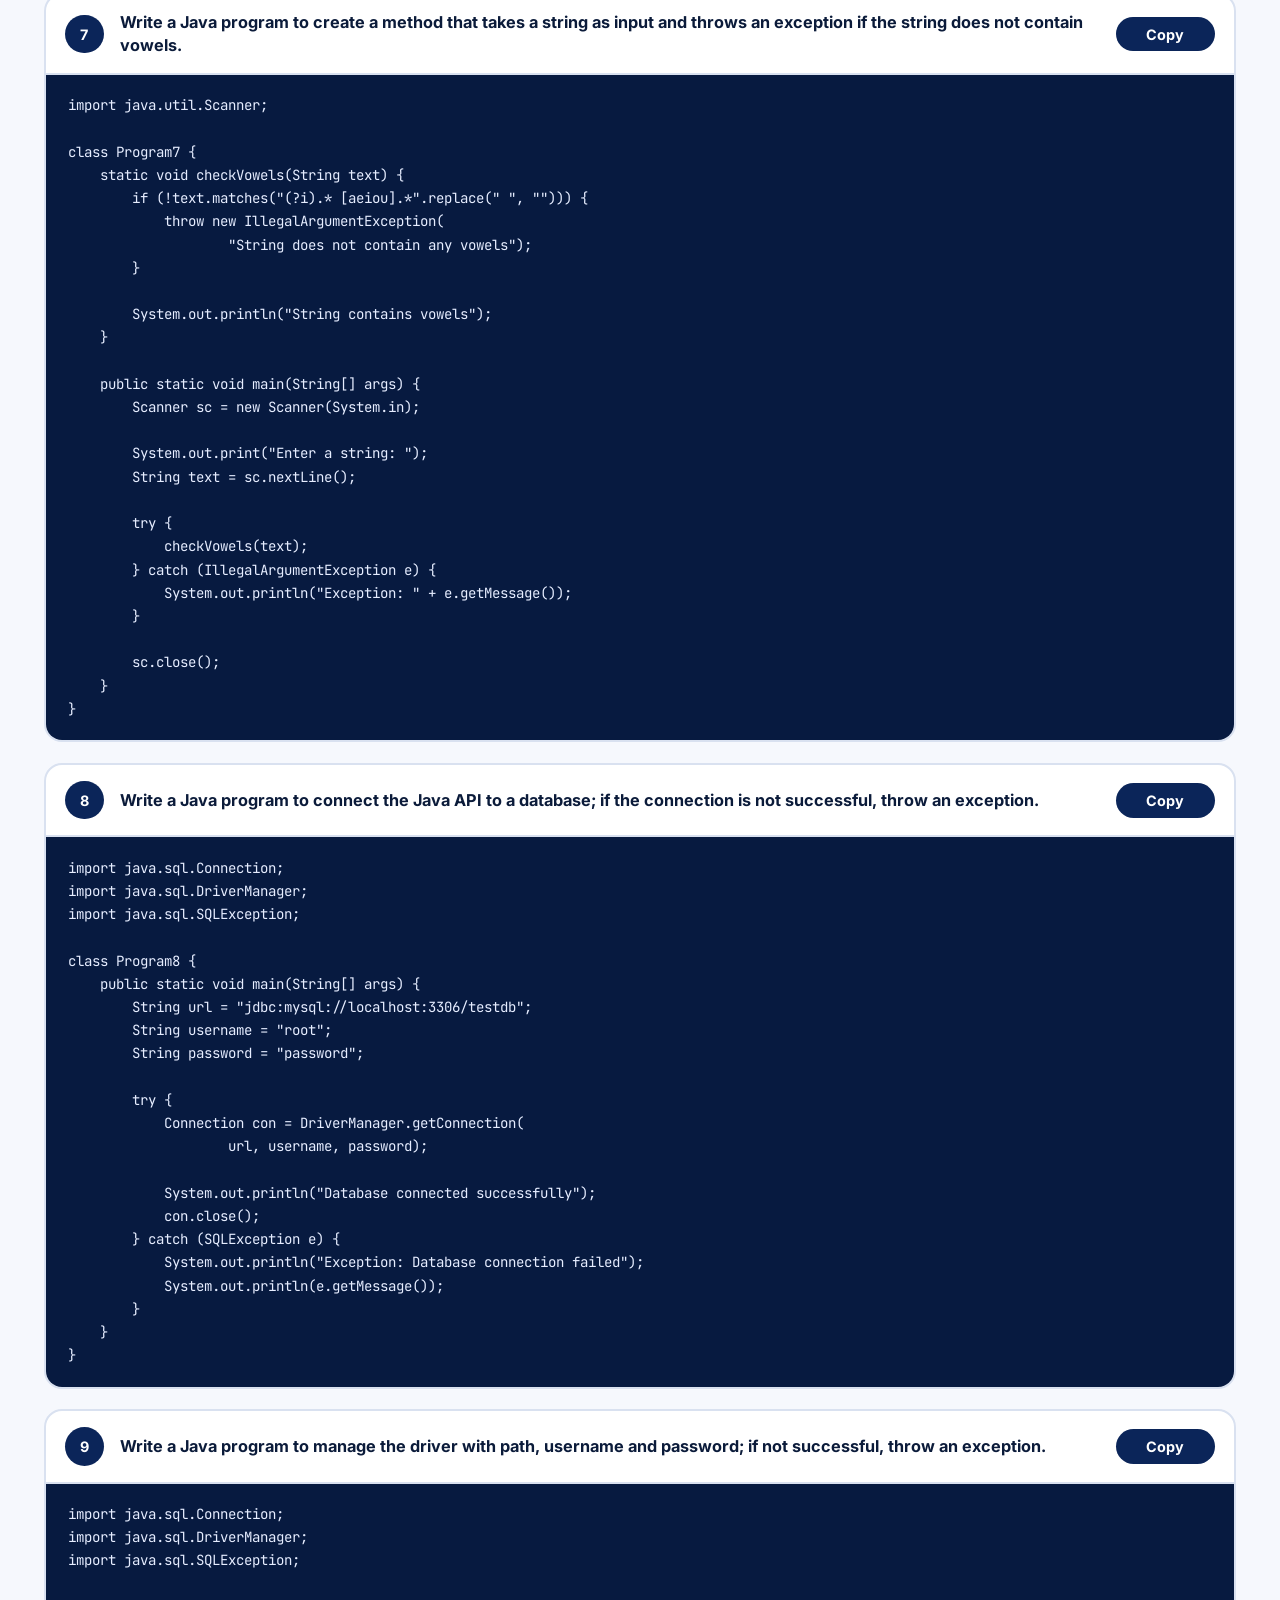
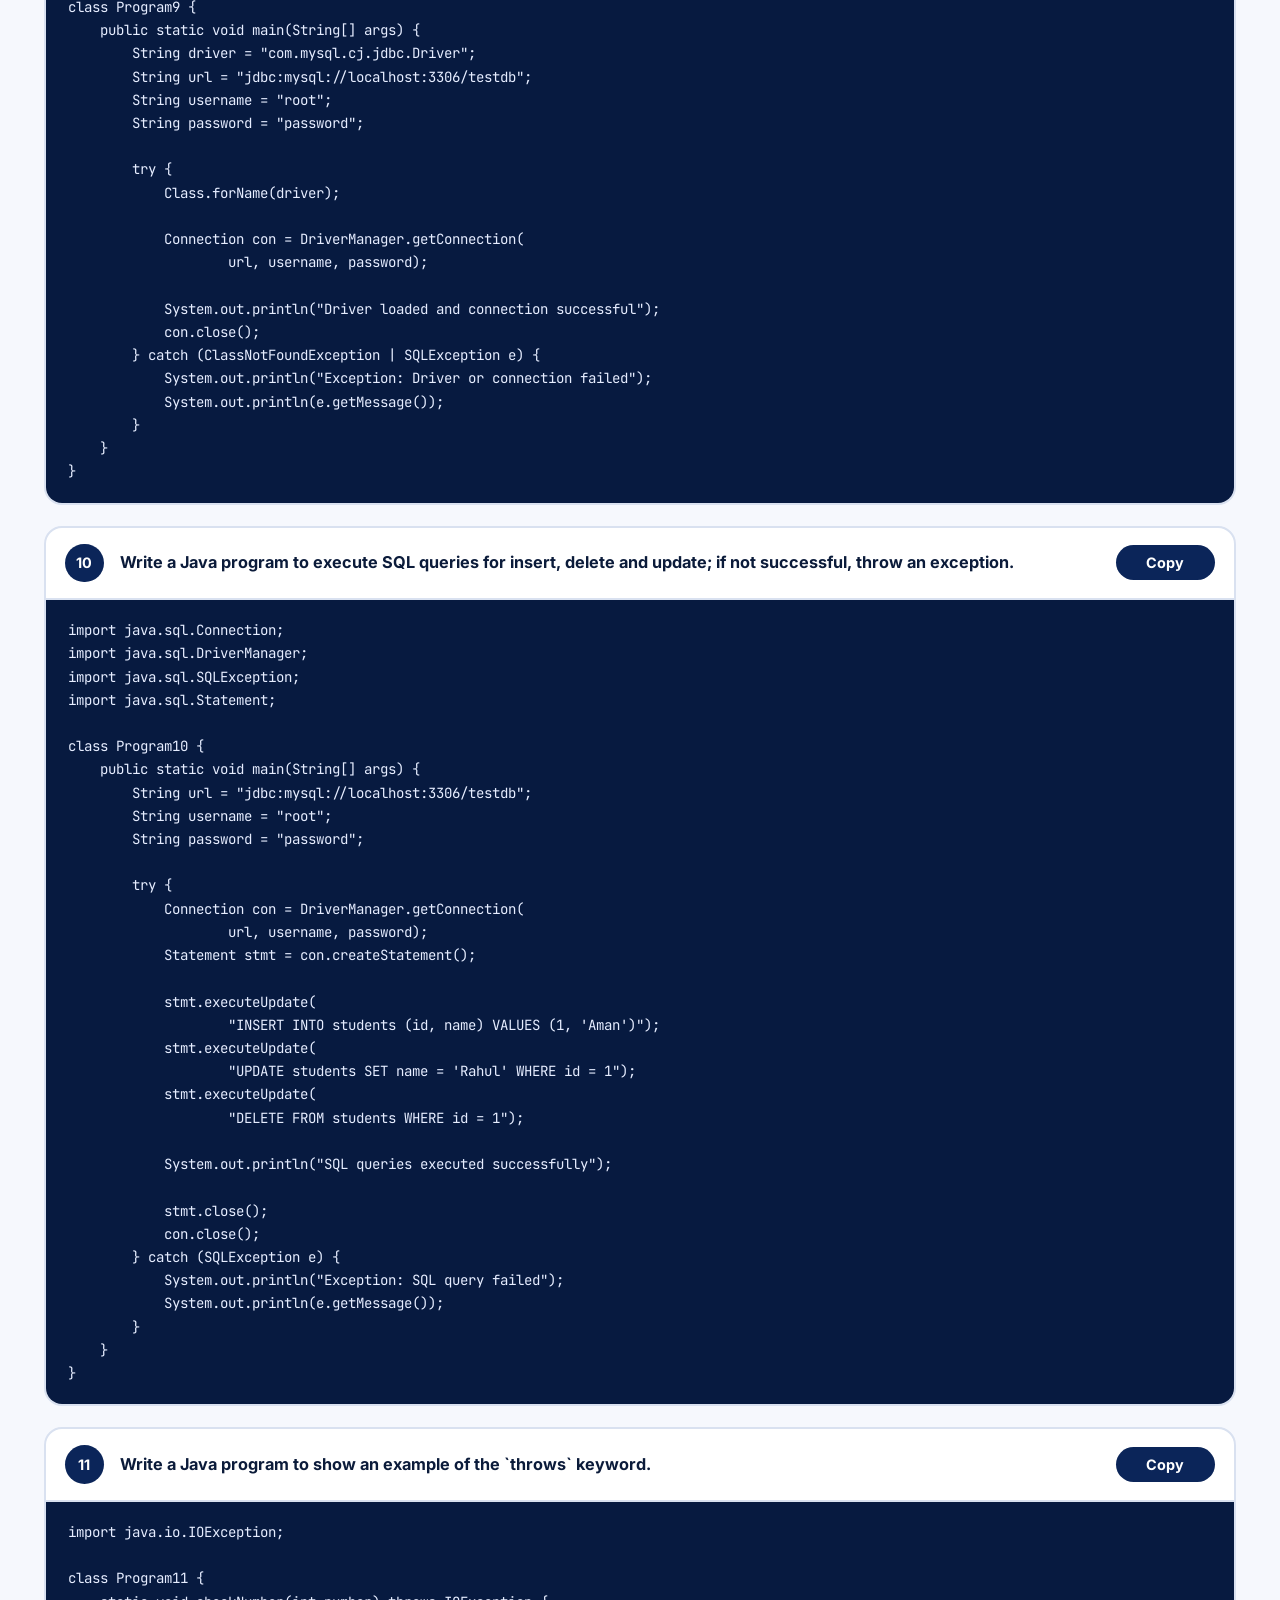
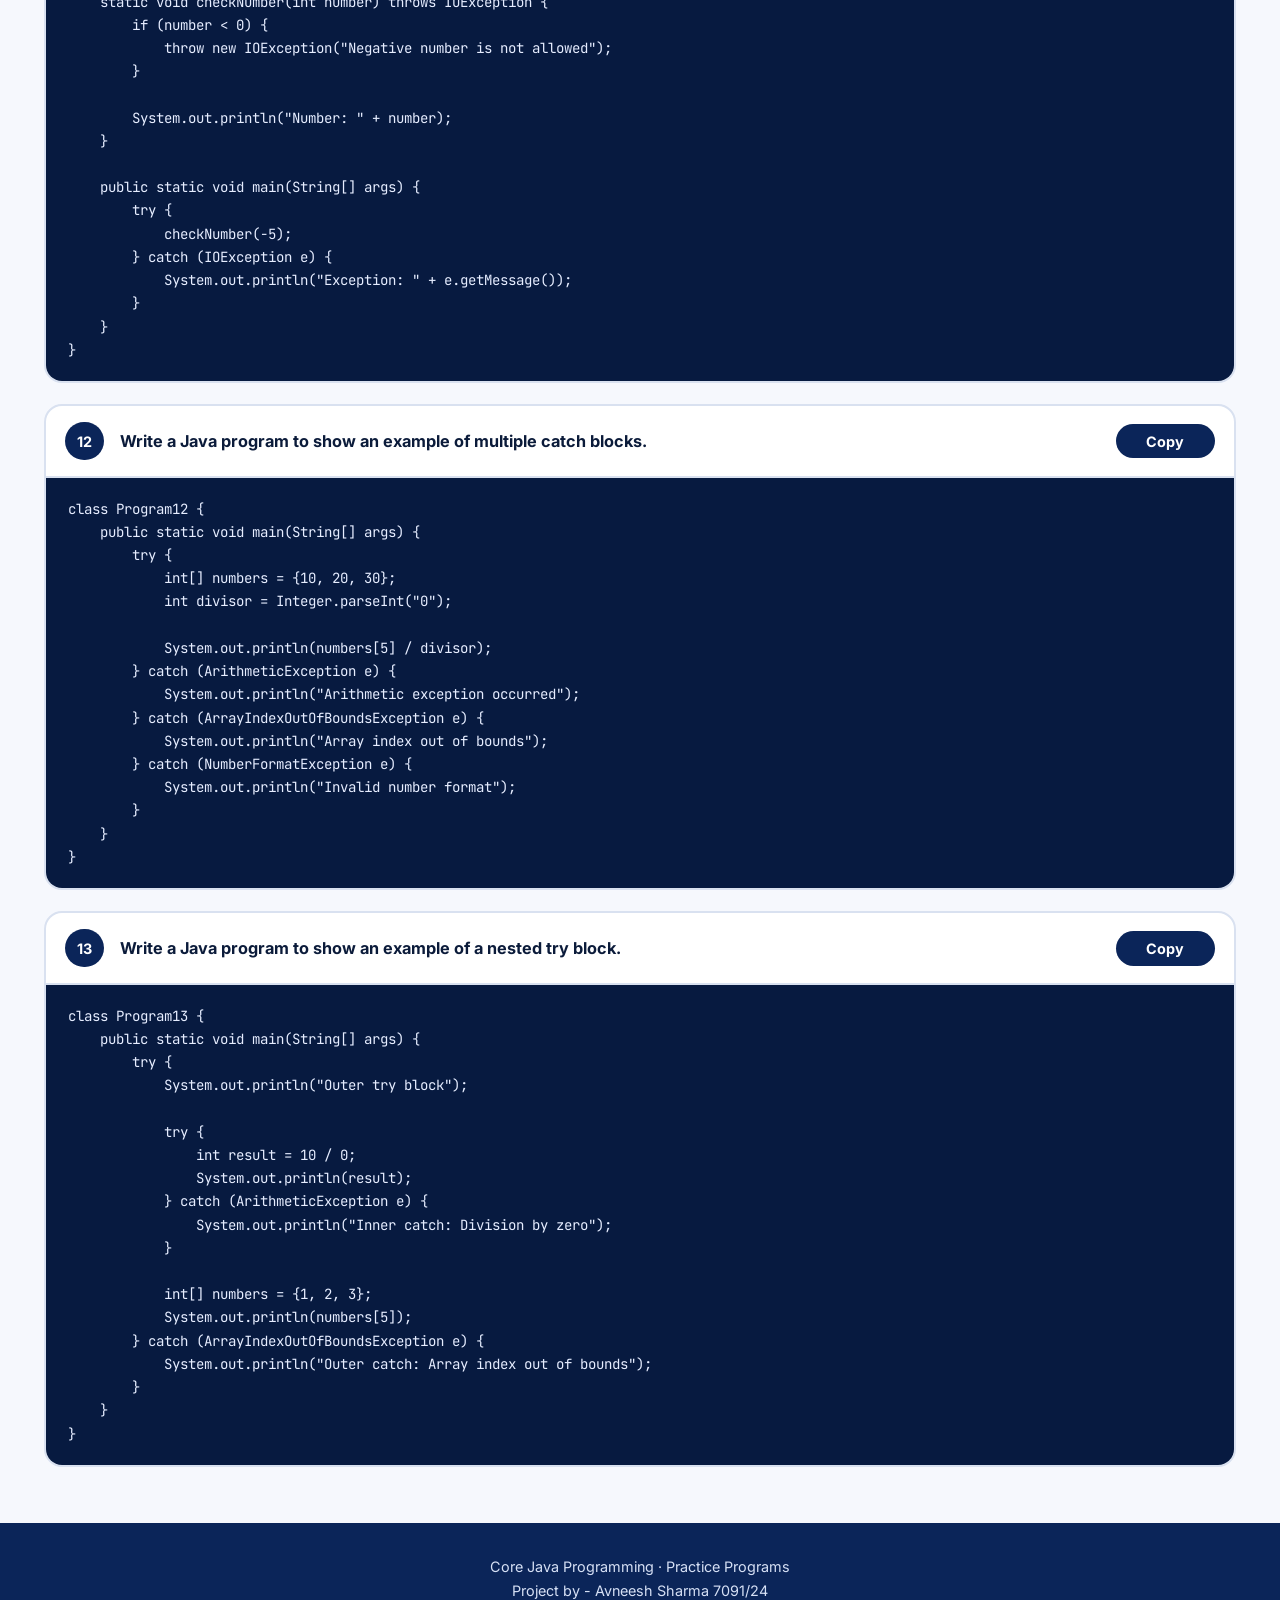
<file: exception-handling.html>
<!DOCTYPE html>
<html lang="en">
<head>
<meta charset="UTF-8">
<meta name="viewport" content="width=device-width, initial-scale=1.0">
<title>Exception Handling — Core Java Programming</title>
<link href="https://fonts.googleapis.com/css2?family=Inter:wght@400;500;600;700;800&family=JetBrains+Mono:wght@400;500;600&display=swap" rel="stylesheet">
<link rel="stylesheet" href="css/style.css">
</head>
<body data-slug="exception-handling">

<header class="hero hero-sm">
  <nav class="breadcrumb" aria-label="Breadcrumb">
    <a href="index.html">Core Java Programming</a>
    <span class="sep">›</span>
    <span>Exception Handling</span>
  </nav>
  <h1>Exception Handling</h1>
  <p>13 programs. Click Copy, paste into Notepad, save the file with the name of the class that has the <b>main</b> method (for example <b>Program1.java</b>), then run <b>javac Program1.java</b> and <b>java Program1</b> in cmd.</p>
</header>

<main class="wrap">
  <div class="toolbar">
    <a class="back" href="index.html">← All topics</a>
    <input id="search" type="search" placeholder="Search programs..." aria-label="Search programs" autocomplete="off">
    <span id="resultCount" class="result-count"></span>
  </div>
  <section id="programList" class="program-list" aria-label="Programs"></section>
  <p id="noMatch" class="no-match" hidden>No programs match your search.</p>
</main>

<footer>
  Core Java Programming · Practice Programs<br>
  Project by - Avneesh Sharma 7091/24
</footer>

<!--
  HOW TO EDIT: each program below is one <script type="text/plain"> block.
  Change the title in data-title="..." and the code between the tags.
  Code is written as plain text (no escaping needed). Do not write the closing script tag inside code.
-->
<script type="text/plain" class="program-src" data-num="1" data-title="Write a Java program that throws an exception and catches it using a try-catch block.">class Program1 {
    public static void main(String[] args) {
        try {
            throw new ArithmeticException("An exception occurred");
        } catch (ArithmeticException e) {
            System.out.println("Exception caught: " + e.getMessage());
        }
    }
}</script>
<script type="text/plain" class="program-src" data-num="2" data-title="Write a Java program to create a method that takes an integer as a parameter and throws an exception if the number is odd.">class Program2 {
    static void checkNumber(int number) {
        if (number % 2 != 0) {
            throw new IllegalArgumentException("Number is odd");
        }
        System.out.println("Number is even");
    }

    public static void main(String[] args) {
        try {
            checkNumber(7);
        } catch (IllegalArgumentException e) {
            System.out.println("Exception caught: " + e.getMessage());
        }
    }
}</script>
<script type="text/plain" class="program-src" data-num="3" data-title="Write a Java program to create a method that reads a file and throws an exception if the file is not found.">import java.io.File;
import java.io.FileNotFoundException;
import java.util.Scanner;

class Program3 {
    static void readFile(String fileName) throws FileNotFoundException {
        File file = new File(fileName);
        Scanner sc = new Scanner(file);

        while (sc.hasNextLine()) {
            System.out.println(sc.nextLine());
        }

        sc.close();
    }

    public static void main(String[] args) {
        try {
            readFile("sample.txt");
        } catch (FileNotFoundException e) {
            System.out.println("Exception: File not found");
        }
    }
}</script>
<script type="text/plain" class="program-src" data-num="4" data-title="Write a Java program that reads a list of numbers from a file and throws an exception if any of the numbers are positive.">import java.io.File;
import java.io.FileNotFoundException;
import java.util.Scanner;

class Program4 {
    static void checkNumbers(String fileName)
            throws FileNotFoundException {
        Scanner sc = new Scanner(new File(fileName));

        while (sc.hasNext()) {
            if (sc.hasNextInt()) {
                int number = sc.nextInt();

                if (number > 0) {
                    sc.close();
                    throw new IllegalArgumentException(
                            "Positive number found: " + number);
                }
            } else {
                sc.next();
            }
        }

        sc.close();
        System.out.println("No positive numbers found");
    }

    public static void main(String[] args) {
        try {
            checkNumbers("numbers.txt");
        } catch (FileNotFoundException e) {
            System.out.println("Exception: File not found");
        } catch (IllegalArgumentException e) {
            System.out.println("Exception: " + e.getMessage());
        }
    }
}</script>
<script type="text/plain" class="program-src" data-num="5" data-title="Write a Java program that reads a file and throws an exception if the file is empty.">import java.io.File;
import java.io.FileNotFoundException;
import java.util.Scanner;

class Program5 {
    static void checkFile(String fileName)
            throws FileNotFoundException {
        File file = new File(fileName);

        if (!file.exists()) {
            throw new FileNotFoundException("File not found");
        }

        if (file.length() == 0) {
            throw new IllegalArgumentException("File is empty");
        }

        Scanner sc = new Scanner(file);

        while (sc.hasNextLine()) {
            System.out.println(sc.nextLine());
        }

        sc.close();
    }

    public static void main(String[] args) {
        try {
            checkFile("sample.txt");
        } catch (FileNotFoundException e) {
            System.out.println("Exception: " + e.getMessage());
        } catch (IllegalArgumentException e) {
            System.out.println("Exception: " + e.getMessage());
        }
    }
}</script>
<script type="text/plain" class="program-src" data-num="6" data-title="Write a Java program that reads a list of integers from the user and throws an exception if any numbers are duplicates.">import java.util.HashSet;
import java.util.Scanner;
import java.util.Set;

class Program6 {
    public static void main(String[] args) {
        Scanner sc = new Scanner(System.in);
        Set<Integer> numbers = new HashSet<>();

        try {
            System.out.print("Enter how many numbers: ");
            int n = sc.nextInt();

            for (int i = 0; i < n; i++) {
                System.out.print("Enter number: ");
                int number = sc.nextInt();

                if (!numbers.add(number)) {
                    throw new IllegalArgumentException(
                            "Duplicate number found: " + number);
                }
            }

            System.out.println("No duplicate numbers found");
        } catch (IllegalArgumentException e) {
            System.out.println("Exception: " + e.getMessage());
        } finally {
            sc.close();
        }
    }
}</script>
<script type="text/plain" class="program-src" data-num="7" data-title="Write a Java program to create a method that takes a string as input and throws an exception if the string does not contain vowels.">import java.util.Scanner;

class Program7 {
    static void checkVowels(String text) {
        if (!text.matches("(?i).* [aeiou].*".replace(" ", ""))) {
            throw new IllegalArgumentException(
                    "String does not contain any vowels");
        }

        System.out.println("String contains vowels");
    }

    public static void main(String[] args) {
        Scanner sc = new Scanner(System.in);

        System.out.print("Enter a string: ");
        String text = sc.nextLine();

        try {
            checkVowels(text);
        } catch (IllegalArgumentException e) {
            System.out.println("Exception: " + e.getMessage());
        }

        sc.close();
    }
}</script>
<script type="text/plain" class="program-src" data-num="8" data-title="Write a Java program to connect the Java API to a database; if the connection is not successful, throw an exception.">import java.sql.Connection;
import java.sql.DriverManager;
import java.sql.SQLException;

class Program8 {
    public static void main(String[] args) {
        String url = "jdbc:mysql://localhost:3306/testdb";
        String username = "root";
        String password = "password";

        try {
            Connection con = DriverManager.getConnection(
                    url, username, password);

            System.out.println("Database connected successfully");
            con.close();
        } catch (SQLException e) {
            System.out.println("Exception: Database connection failed");
            System.out.println(e.getMessage());
        }
    }
}</script>
<script type="text/plain" class="program-src" data-num="9" data-title="Write a Java program to manage the driver with path, username and password; if not successful, throw an exception.">import java.sql.Connection;
import java.sql.DriverManager;
import java.sql.SQLException;

class Program9 {
    public static void main(String[] args) {
        String driver = "com.mysql.cj.jdbc.Driver";
        String url = "jdbc:mysql://localhost:3306/testdb";
        String username = "root";
        String password = "password";

        try {
            Class.forName(driver);

            Connection con = DriverManager.getConnection(
                    url, username, password);

            System.out.println("Driver loaded and connection successful");
            con.close();
        } catch (ClassNotFoundException | SQLException e) {
            System.out.println("Exception: Driver or connection failed");
            System.out.println(e.getMessage());
        }
    }
}</script>
<script type="text/plain" class="program-src" data-num="10" data-title="Write a Java program to execute SQL queries for insert, delete and update; if not successful, throw an exception.">import java.sql.Connection;
import java.sql.DriverManager;
import java.sql.SQLException;
import java.sql.Statement;

class Program10 {
    public static void main(String[] args) {
        String url = "jdbc:mysql://localhost:3306/testdb";
        String username = "root";
        String password = "password";

        try {
            Connection con = DriverManager.getConnection(
                    url, username, password);
            Statement stmt = con.createStatement();

            stmt.executeUpdate(
                    "INSERT INTO students (id, name) VALUES (1, 'Aman')");
            stmt.executeUpdate(
                    "UPDATE students SET name = 'Rahul' WHERE id = 1");
            stmt.executeUpdate(
                    "DELETE FROM students WHERE id = 1");

            System.out.println("SQL queries executed successfully");

            stmt.close();
            con.close();
        } catch (SQLException e) {
            System.out.println("Exception: SQL query failed");
            System.out.println(e.getMessage());
        }
    }
}</script>
<script type="text/plain" class="program-src" data-num="11" data-title="Write a Java program to show an example of the `throws` keyword.">import java.io.IOException;

class Program11 {
    static void checkNumber(int number) throws IOException {
        if (number < 0) {
            throw new IOException("Negative number is not allowed");
        }

        System.out.println("Number: " + number);
    }

    public static void main(String[] args) {
        try {
            checkNumber(-5);
        } catch (IOException e) {
            System.out.println("Exception: " + e.getMessage());
        }
    }
}</script>
<script type="text/plain" class="program-src" data-num="12" data-title="Write a Java program to show an example of multiple catch blocks.">class Program12 {
    public static void main(String[] args) {
        try {
            int[] numbers = {10, 20, 30};
            int divisor = Integer.parseInt("0");

            System.out.println(numbers[5] / divisor);
        } catch (ArithmeticException e) {
            System.out.println("Arithmetic exception occurred");
        } catch (ArrayIndexOutOfBoundsException e) {
            System.out.println("Array index out of bounds");
        } catch (NumberFormatException e) {
            System.out.println("Invalid number format");
        }
    }
}</script>
<script type="text/plain" class="program-src" data-num="13" data-title="Write a Java program to show an example of a nested try block.">class Program13 {
    public static void main(String[] args) {
        try {
            System.out.println("Outer try block");

            try {
                int result = 10 / 0;
                System.out.println(result);
            } catch (ArithmeticException e) {
                System.out.println("Inner catch: Division by zero");
            }

            int[] numbers = {1, 2, 3};
            System.out.println(numbers[5]);
        } catch (ArrayIndexOutOfBoundsException e) {
            System.out.println("Outer catch: Array index out of bounds");
        }
    }
}</script>

<script src="js/topic.js"></script>
</body>
</html>
</file>
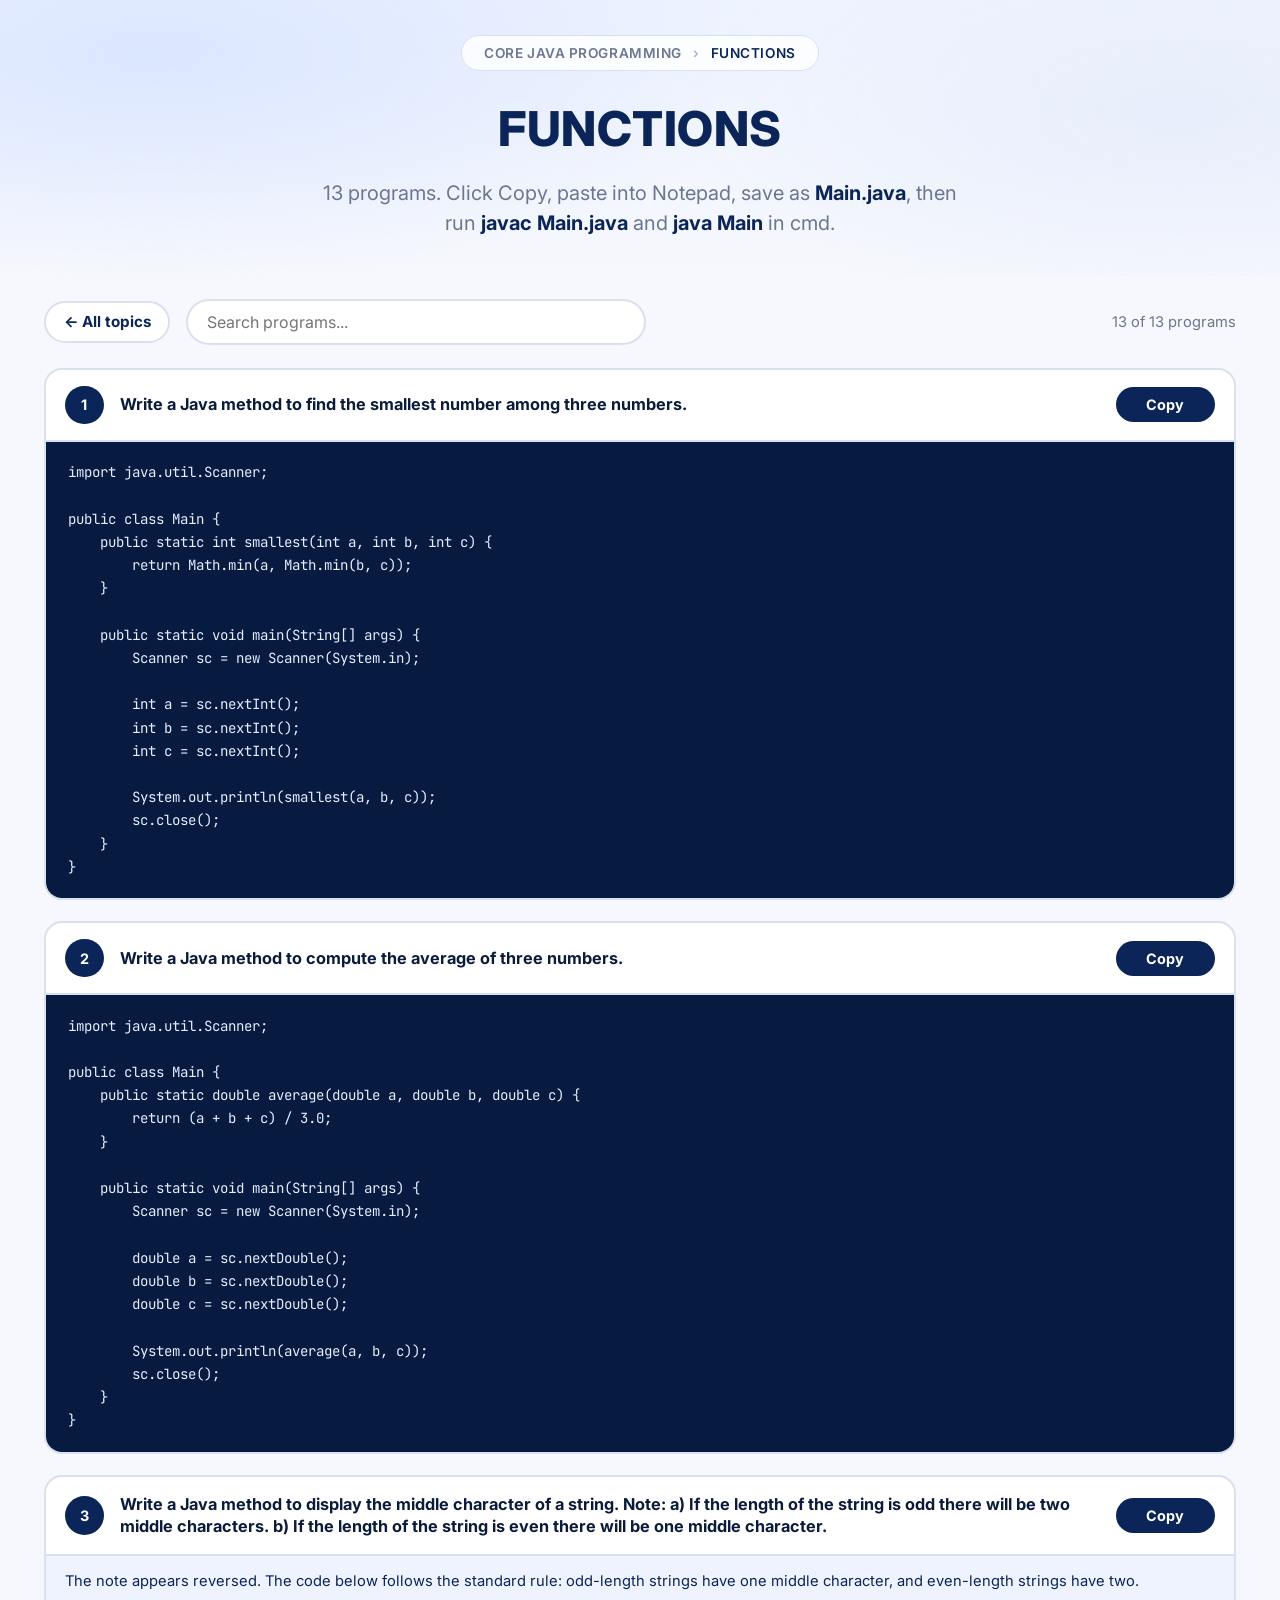
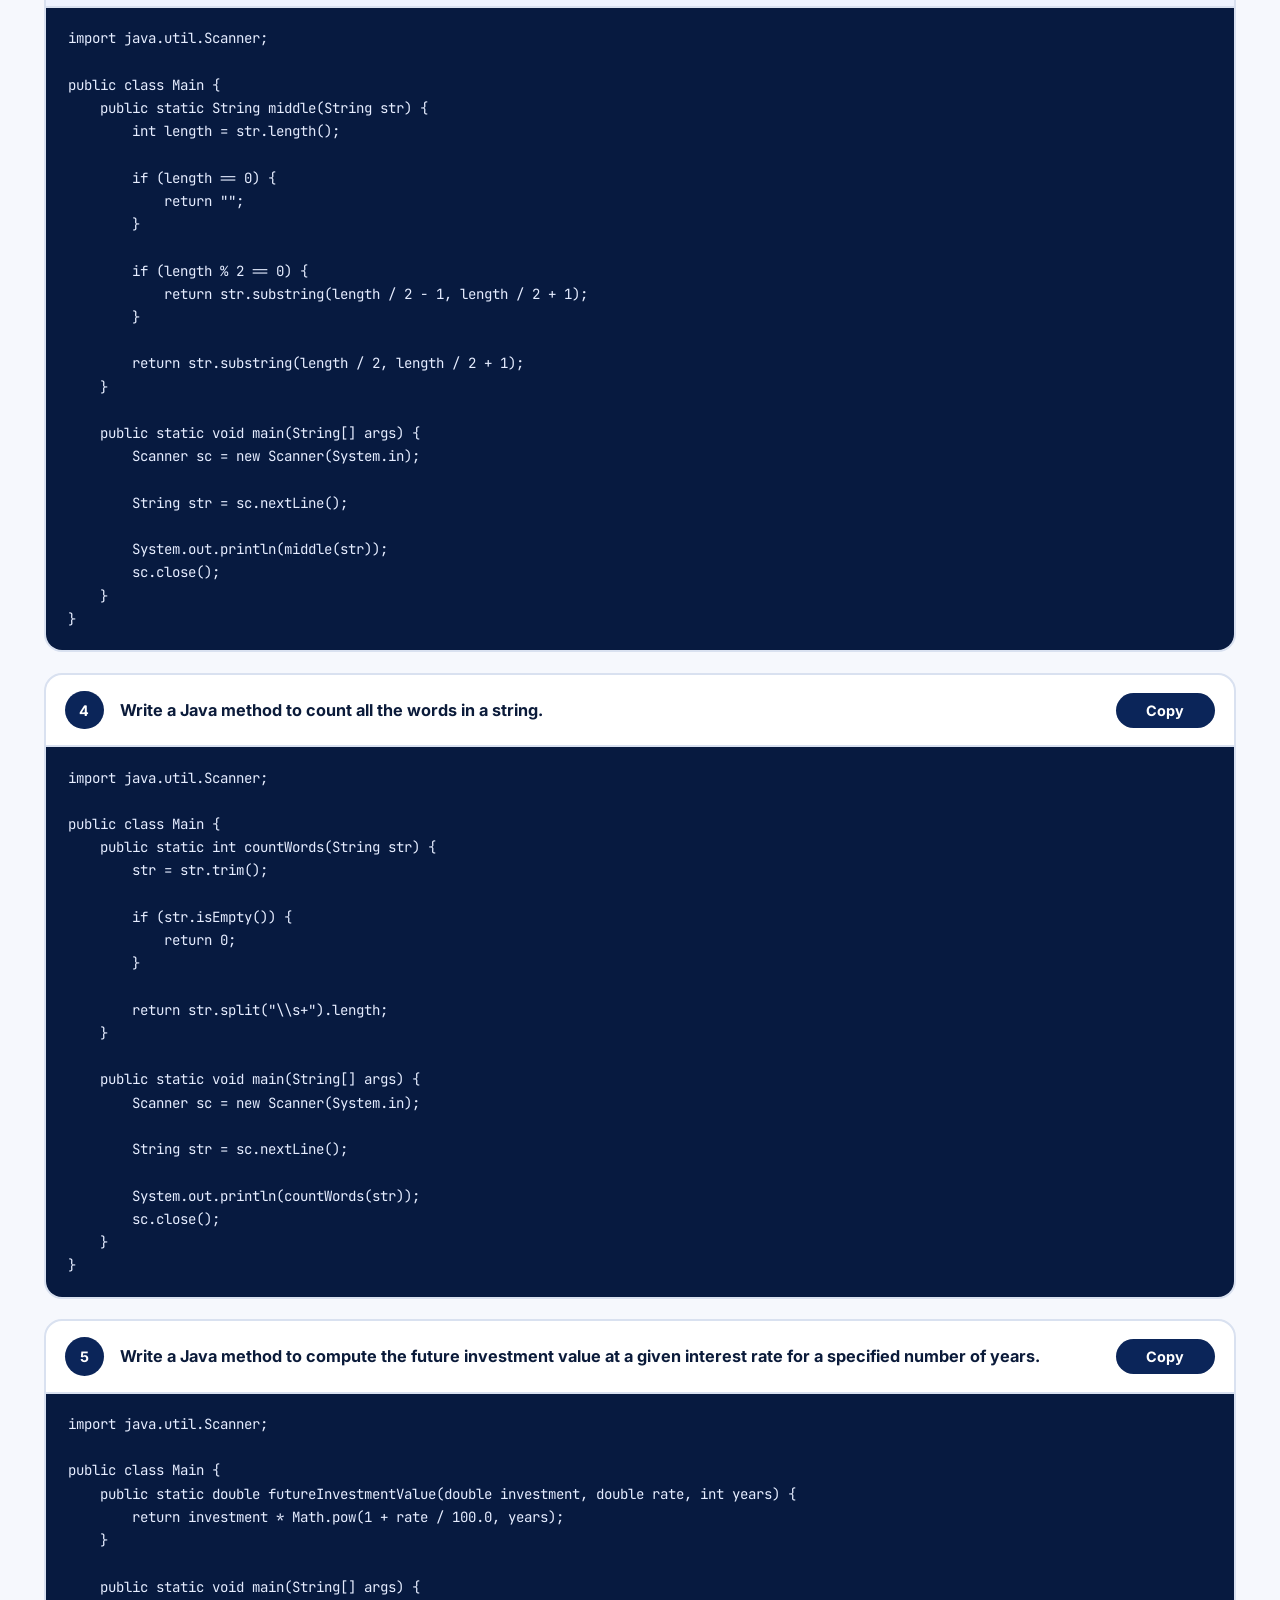
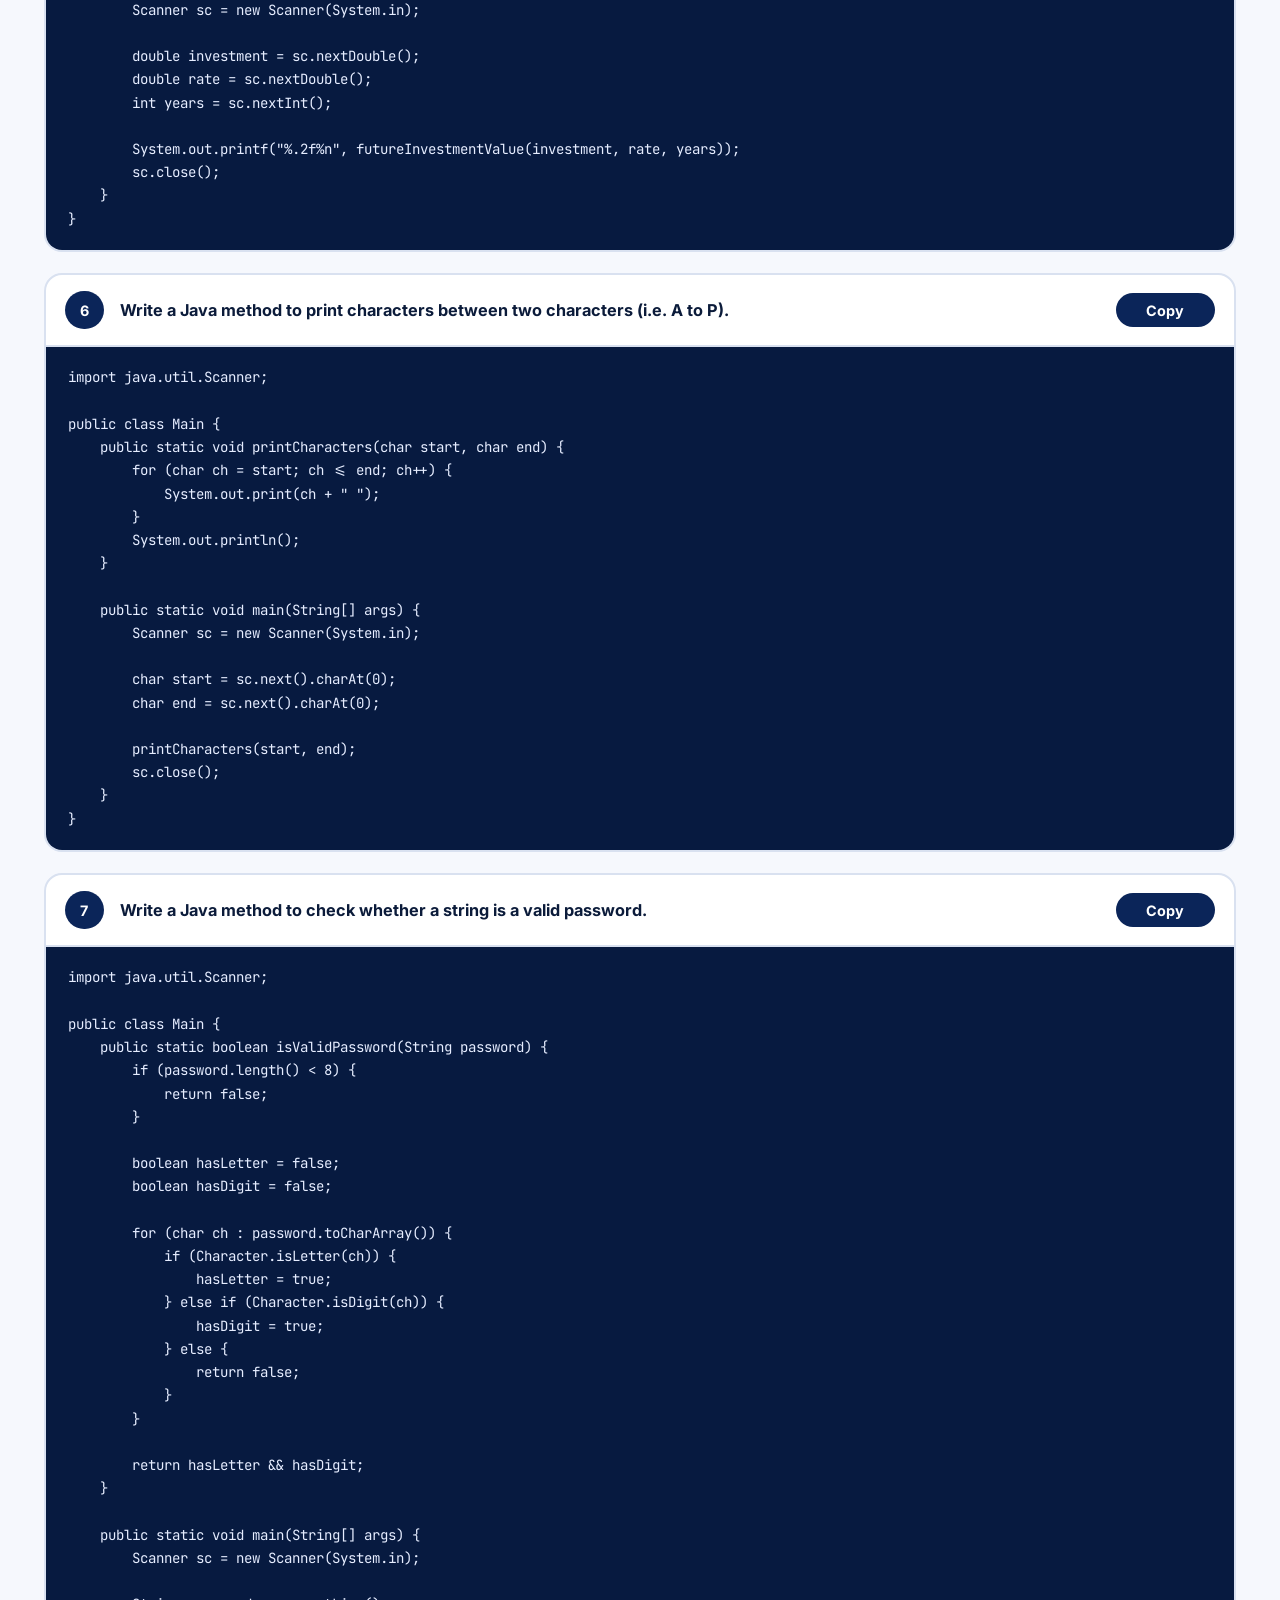
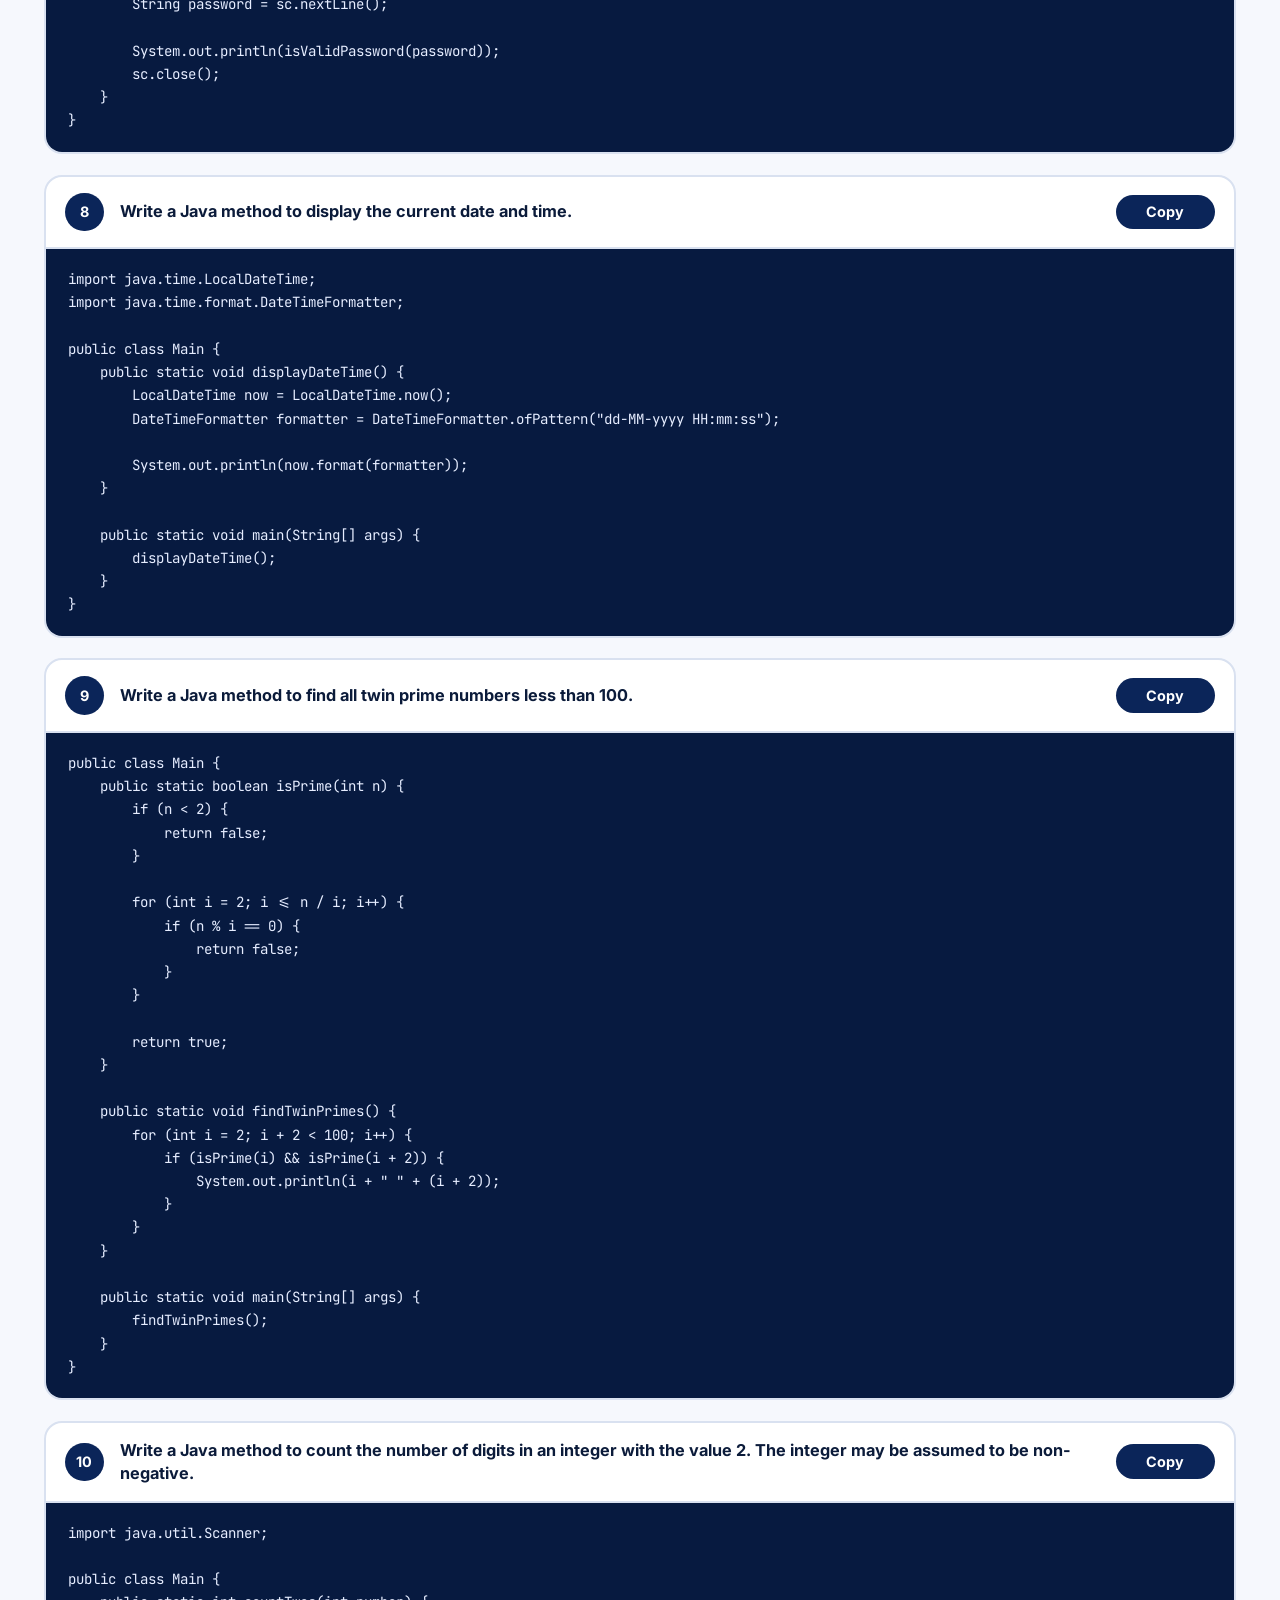
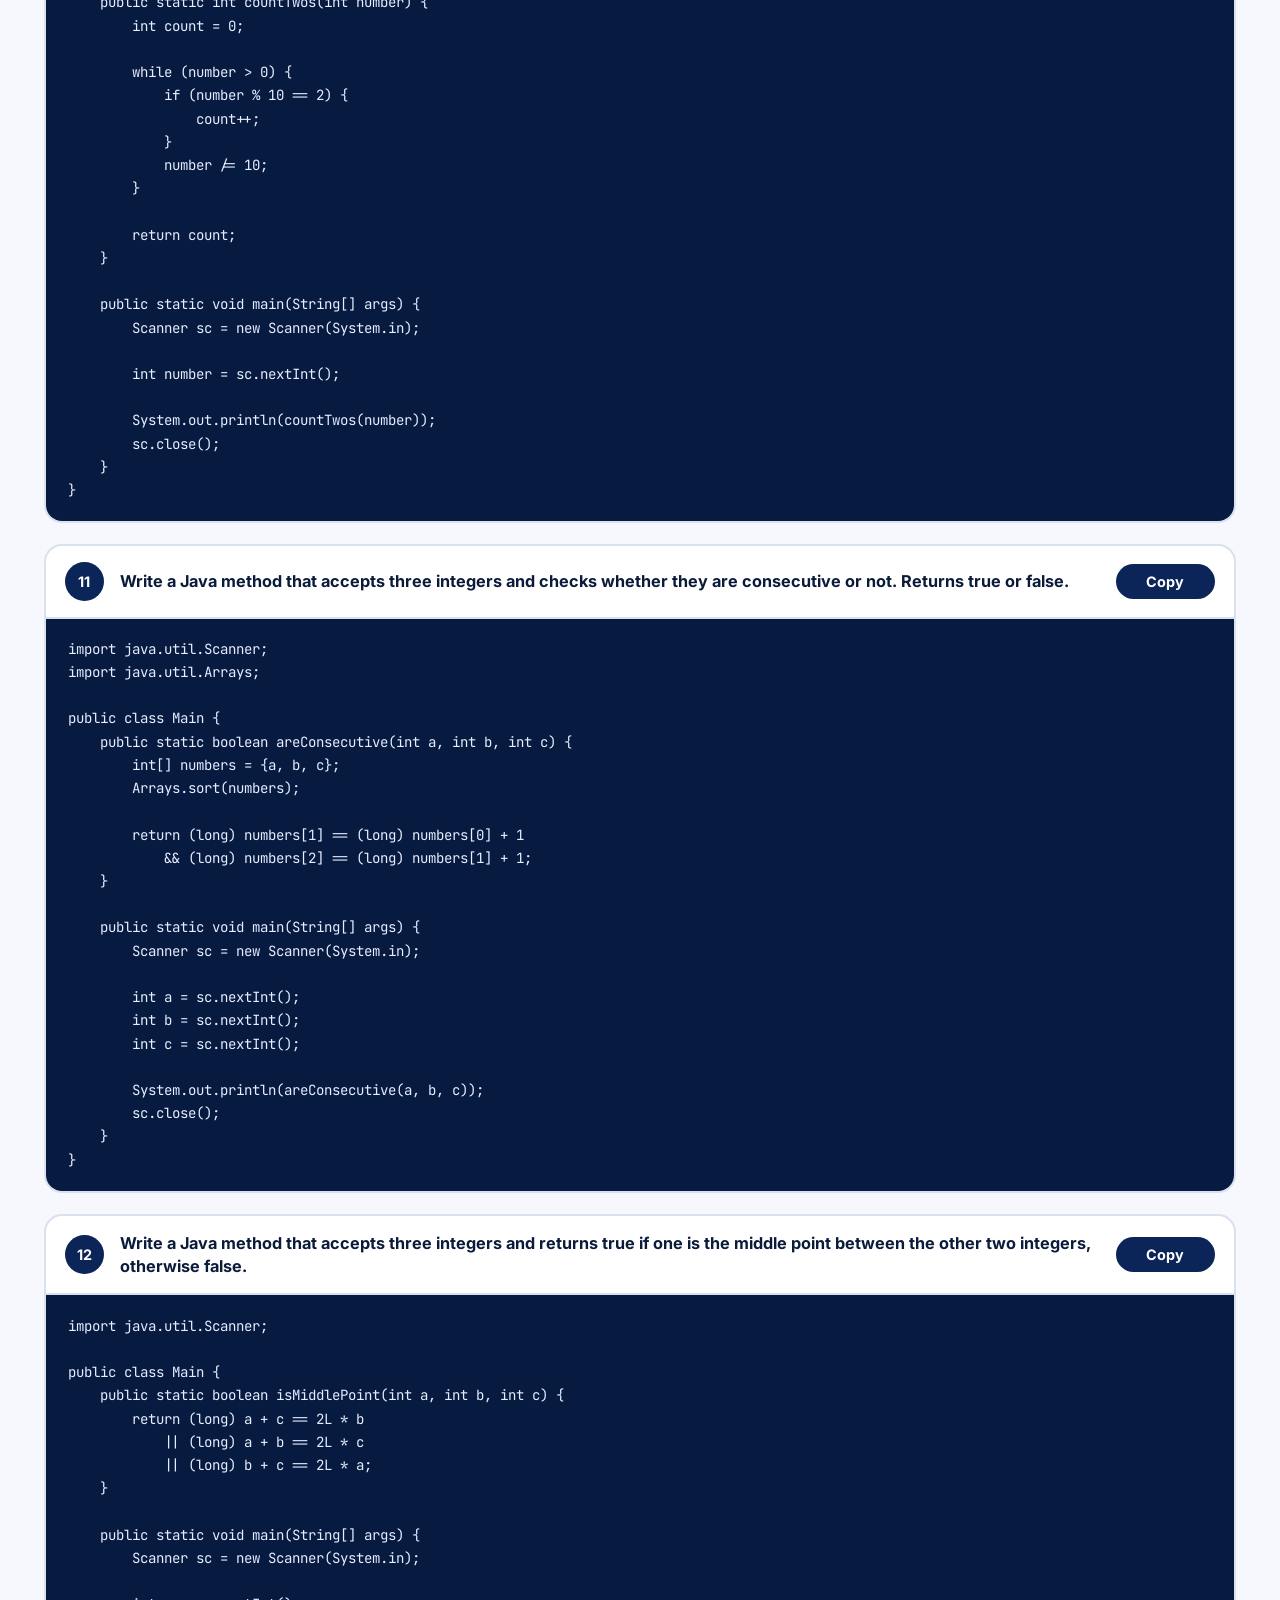
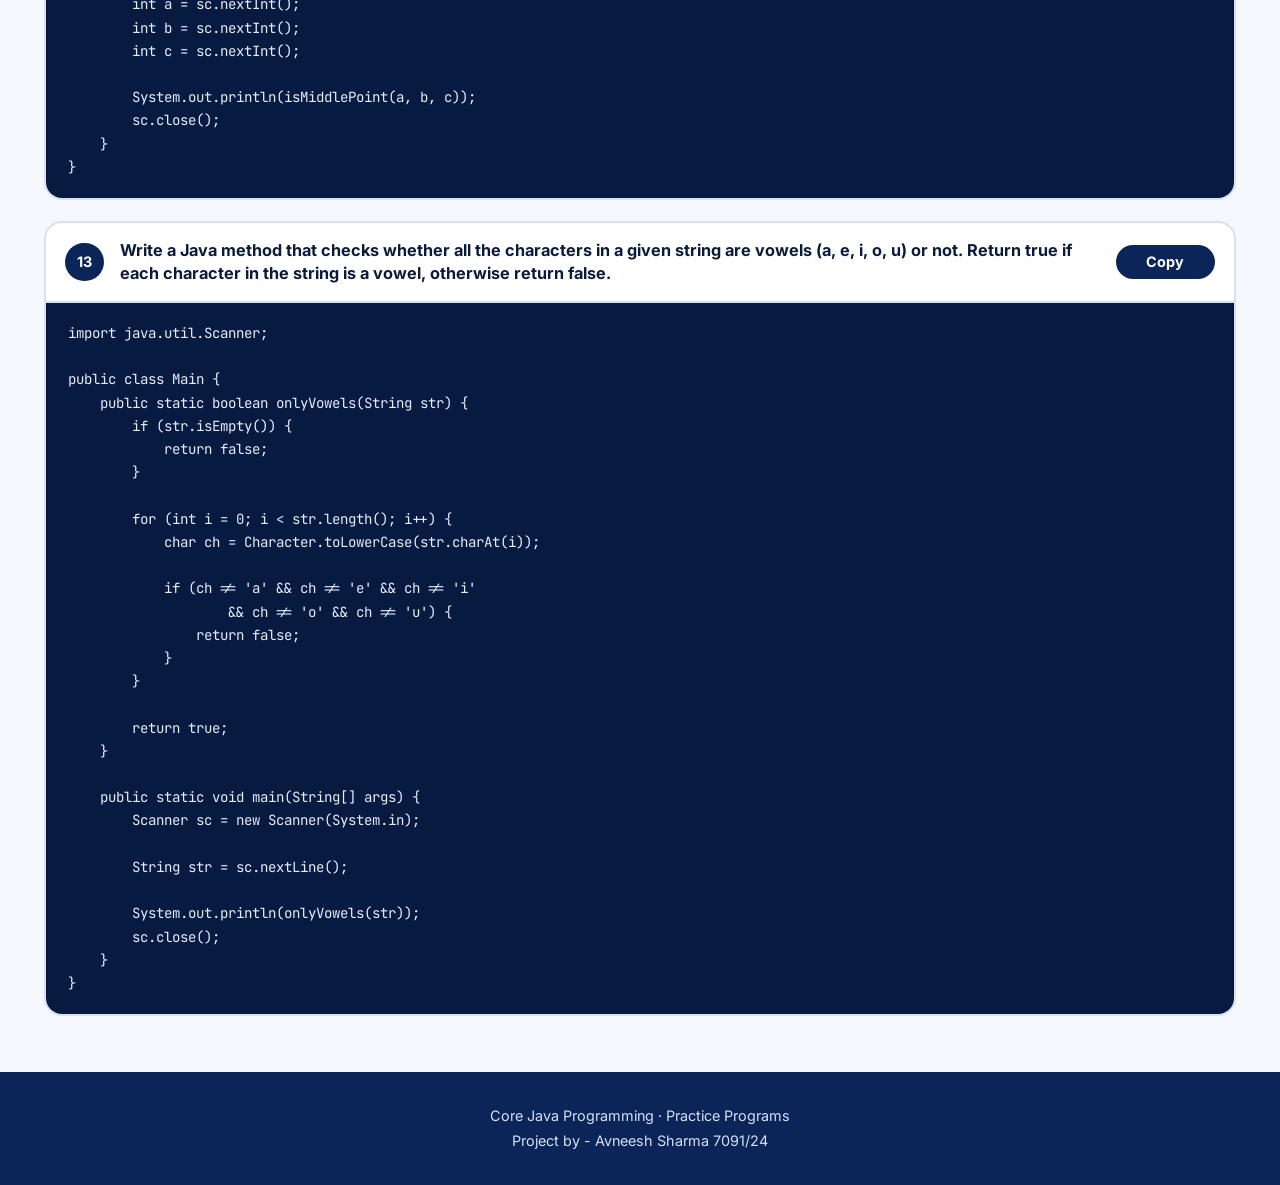
<file: functions.html>
<!DOCTYPE html>
<html lang="en">
<head>
<meta charset="UTF-8">
<meta name="viewport" content="width=device-width, initial-scale=1.0">
<title>Functions — Core Java Programming</title>
<link href="https://fonts.googleapis.com/css2?family=Inter:wght@400;500;600;700;800&family=JetBrains+Mono:wght@400;500;600&display=swap" rel="stylesheet">
<link rel="stylesheet" href="css/style.css">
</head>
<body data-slug="functions">

<header class="hero hero-sm">
  <nav class="breadcrumb" aria-label="Breadcrumb">
    <a href="index.html">Core Java Programming</a>
    <span class="sep">›</span>
    <span>Functions</span>
  </nav>
  <h1>Functions</h1>
  <p>13 programs. Click Copy, paste into Notepad, save as <b>Main.java</b>, then run <b>javac Main.java</b> and <b>java Main</b> in cmd.</p>
</header>

<main class="wrap">
  <div class="toolbar">
    <a class="back" href="index.html">← All topics</a>
    <input id="search" type="search" placeholder="Search programs..." aria-label="Search programs" autocomplete="off">
    <span id="resultCount" class="result-count"></span>
  </div>
  <section id="programList" class="program-list" aria-label="Programs"></section>
  <p id="noMatch" class="no-match" hidden>No programs match your search.</p>
</main>

<footer>
  Core Java Programming · Practice Programs<br>
  Project by - Avneesh Sharma 7091/24
</footer>

<!--
  HOW TO EDIT: each program below is one <script type="text/plain"> block.
  Change the title in data-title="..." and the code between the tags.
  Code is written as plain text (no escaping needed). Do not write the closing script tag inside code.
-->
<script type="text/plain" class="program-src" data-num="1" data-title="Write a Java method to find the smallest number among three numbers.">import java.util.Scanner;

public class Main {
    public static int smallest(int a, int b, int c) {
        return Math.min(a, Math.min(b, c));
    }

    public static void main(String[] args) {
        Scanner sc = new Scanner(System.in);

        int a = sc.nextInt();
        int b = sc.nextInt();
        int c = sc.nextInt();

        System.out.println(smallest(a, b, c));
        sc.close();
    }
}</script>
<script type="text/plain" class="program-src" data-num="2" data-title="Write a Java method to compute the average of three numbers.">import java.util.Scanner;

public class Main {
    public static double average(double a, double b, double c) {
        return (a + b + c) / 3.0;
    }

    public static void main(String[] args) {
        Scanner sc = new Scanner(System.in);

        double a = sc.nextDouble();
        double b = sc.nextDouble();
        double c = sc.nextDouble();

        System.out.println(average(a, b, c));
        sc.close();
    }
}</script>
<script type="text/plain" class="program-src" data-num="3" data-title="Write a Java method to display the middle character of a string. Note: a) If the length of the string is odd there will be two middle characters. b) If the length of the string is even there will be one middle character." data-note="The note appears reversed. The code below follows the standard rule: odd-length strings have one middle character, and even-length strings have two.">import java.util.Scanner;

public class Main {
    public static String middle(String str) {
        int length = str.length();

        if (length == 0) {
            return "";
        }

        if (length % 2 == 0) {
            return str.substring(length / 2 - 1, length / 2 + 1);
        }

        return str.substring(length / 2, length / 2 + 1);
    }

    public static void main(String[] args) {
        Scanner sc = new Scanner(System.in);

        String str = sc.nextLine();

        System.out.println(middle(str));
        sc.close();
    }
}</script>
<script type="text/plain" class="program-src" data-num="4" data-title="Write a Java method to count all the words in a string.">import java.util.Scanner;

public class Main {
    public static int countWords(String str) {
        str = str.trim();

        if (str.isEmpty()) {
            return 0;
        }

        return str.split("\\s+").length;
    }

    public static void main(String[] args) {
        Scanner sc = new Scanner(System.in);

        String str = sc.nextLine();

        System.out.println(countWords(str));
        sc.close();
    }
}</script>
<script type="text/plain" class="program-src" data-num="5" data-title="Write a Java method to compute the future investment value at a given interest rate for a specified number of years.">import java.util.Scanner;

public class Main {
    public static double futureInvestmentValue(double investment, double rate, int years) {
        return investment * Math.pow(1 + rate / 100.0, years);
    }

    public static void main(String[] args) {
        Scanner sc = new Scanner(System.in);

        double investment = sc.nextDouble();
        double rate = sc.nextDouble();
        int years = sc.nextInt();

        System.out.printf("%.2f%n", futureInvestmentValue(investment, rate, years));
        sc.close();
    }
}</script>
<script type="text/plain" class="program-src" data-num="6" data-title="Write a Java method to print characters between two characters (i.e. A to P).">import java.util.Scanner;

public class Main {
    public static void printCharacters(char start, char end) {
        for (char ch = start; ch <= end; ch++) {
            System.out.print(ch + " ");
        }
        System.out.println();
    }

    public static void main(String[] args) {
        Scanner sc = new Scanner(System.in);

        char start = sc.next().charAt(0);
        char end = sc.next().charAt(0);

        printCharacters(start, end);
        sc.close();
    }
}</script>
<script type="text/plain" class="program-src" data-num="7" data-title="Write a Java method to check whether a string is a valid password.">import java.util.Scanner;

public class Main {
    public static boolean isValidPassword(String password) {
        if (password.length() < 8) {
            return false;
        }

        boolean hasLetter = false;
        boolean hasDigit = false;

        for (char ch : password.toCharArray()) {
            if (Character.isLetter(ch)) {
                hasLetter = true;
            } else if (Character.isDigit(ch)) {
                hasDigit = true;
            } else {
                return false;
            }
        }

        return hasLetter && hasDigit;
    }

    public static void main(String[] args) {
        Scanner sc = new Scanner(System.in);

        String password = sc.nextLine();

        System.out.println(isValidPassword(password));
        sc.close();
    }
}</script>
<script type="text/plain" class="program-src" data-num="8" data-title="Write a Java method to display the current date and time.">import java.time.LocalDateTime;
import java.time.format.DateTimeFormatter;

public class Main {
    public static void displayDateTime() {
        LocalDateTime now = LocalDateTime.now();
        DateTimeFormatter formatter = DateTimeFormatter.ofPattern("dd-MM-yyyy HH:mm:ss");

        System.out.println(now.format(formatter));
    }

    public static void main(String[] args) {
        displayDateTime();
    }
}</script>
<script type="text/plain" class="program-src" data-num="9" data-title="Write a Java method to find all twin prime numbers less than 100.">public class Main {
    public static boolean isPrime(int n) {
        if (n < 2) {
            return false;
        }

        for (int i = 2; i <= n / i; i++) {
            if (n % i == 0) {
                return false;
            }
        }

        return true;
    }

    public static void findTwinPrimes() {
        for (int i = 2; i + 2 < 100; i++) {
            if (isPrime(i) && isPrime(i + 2)) {
                System.out.println(i + " " + (i + 2));
            }
        }
    }

    public static void main(String[] args) {
        findTwinPrimes();
    }
}</script>
<script type="text/plain" class="program-src" data-num="10" data-title="Write a Java method to count the number of digits in an integer with the value 2. The integer may be assumed to be non-negative.">import java.util.Scanner;

public class Main {
    public static int countTwos(int number) {
        int count = 0;

        while (number > 0) {
            if (number % 10 == 2) {
                count++;
            }
            number /= 10;
        }

        return count;
    }

    public static void main(String[] args) {
        Scanner sc = new Scanner(System.in);

        int number = sc.nextInt();

        System.out.println(countTwos(number));
        sc.close();
    }
}</script>
<script type="text/plain" class="program-src" data-num="11" data-title="Write a Java method that accepts three integers and checks whether they are consecutive or not. Returns true or false.">import java.util.Scanner;
import java.util.Arrays;

public class Main {
    public static boolean areConsecutive(int a, int b, int c) {
        int[] numbers = {a, b, c};
        Arrays.sort(numbers);

        return (long) numbers[1] == (long) numbers[0] + 1
            && (long) numbers[2] == (long) numbers[1] + 1;
    }

    public static void main(String[] args) {
        Scanner sc = new Scanner(System.in);

        int a = sc.nextInt();
        int b = sc.nextInt();
        int c = sc.nextInt();

        System.out.println(areConsecutive(a, b, c));
        sc.close();
    }
}</script>
<script type="text/plain" class="program-src" data-num="12" data-title="Write a Java method that accepts three integers and returns true if one is the middle point between the other two integers, otherwise false.">import java.util.Scanner;

public class Main {
    public static boolean isMiddlePoint(int a, int b, int c) {
        return (long) a + c == 2L * b
            || (long) a + b == 2L * c
            || (long) b + c == 2L * a;
    }

    public static void main(String[] args) {
        Scanner sc = new Scanner(System.in);

        int a = sc.nextInt();
        int b = sc.nextInt();
        int c = sc.nextInt();

        System.out.println(isMiddlePoint(a, b, c));
        sc.close();
    }
}</script>
<script type="text/plain" class="program-src" data-num="13" data-title="Write a Java method that checks whether all the characters in a given string are vowels (a, e, i, o, u) or not. Return true if each character in the string is a vowel, otherwise return false.">import java.util.Scanner;

public class Main {
    public static boolean onlyVowels(String str) {
        if (str.isEmpty()) {
            return false;
        }

        for (int i = 0; i < str.length(); i++) {
            char ch = Character.toLowerCase(str.charAt(i));

            if (ch != 'a' && ch != 'e' && ch != 'i'
                    && ch != 'o' && ch != 'u') {
                return false;
            }
        }

        return true;
    }

    public static void main(String[] args) {
        Scanner sc = new Scanner(System.in);

        String str = sc.nextLine();

        System.out.println(onlyVowels(str));
        sc.close();
    }
}</script>

<script src="js/topic.js"></script>
</body>
</html>
</file>
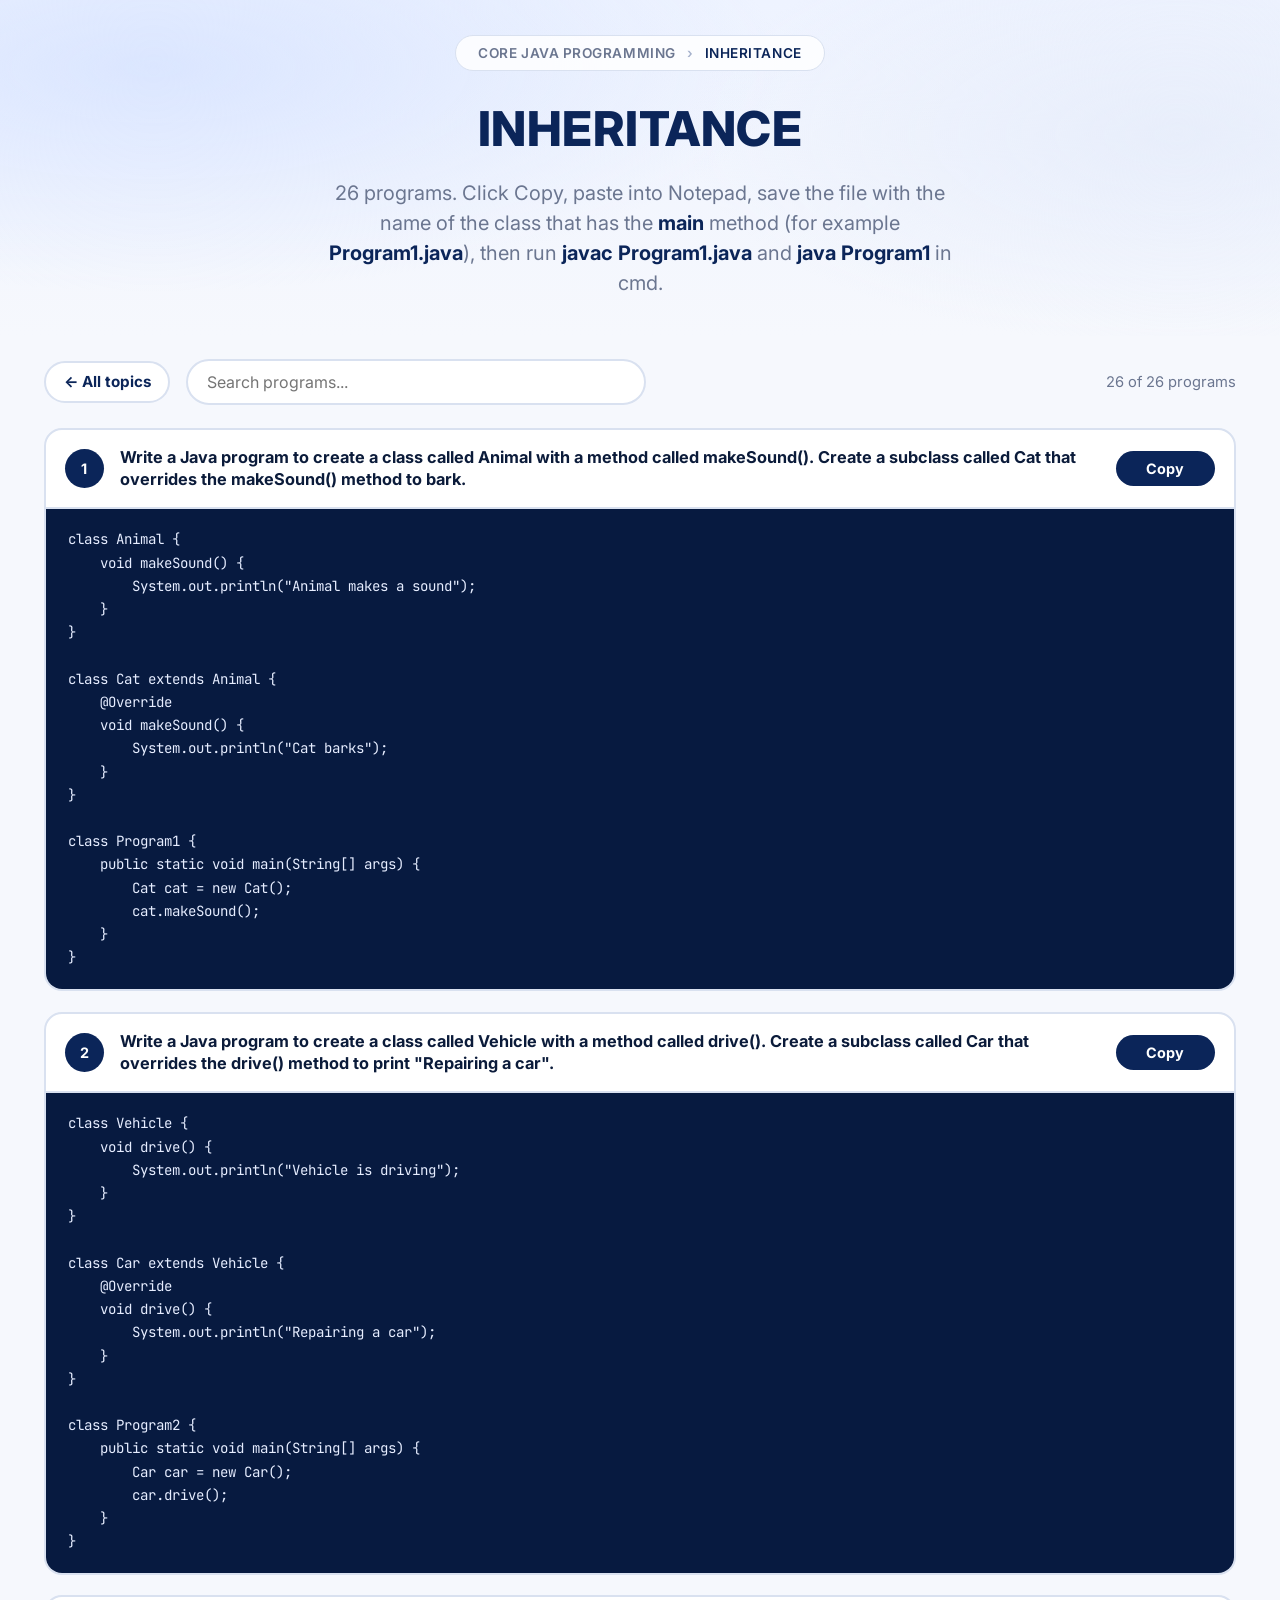
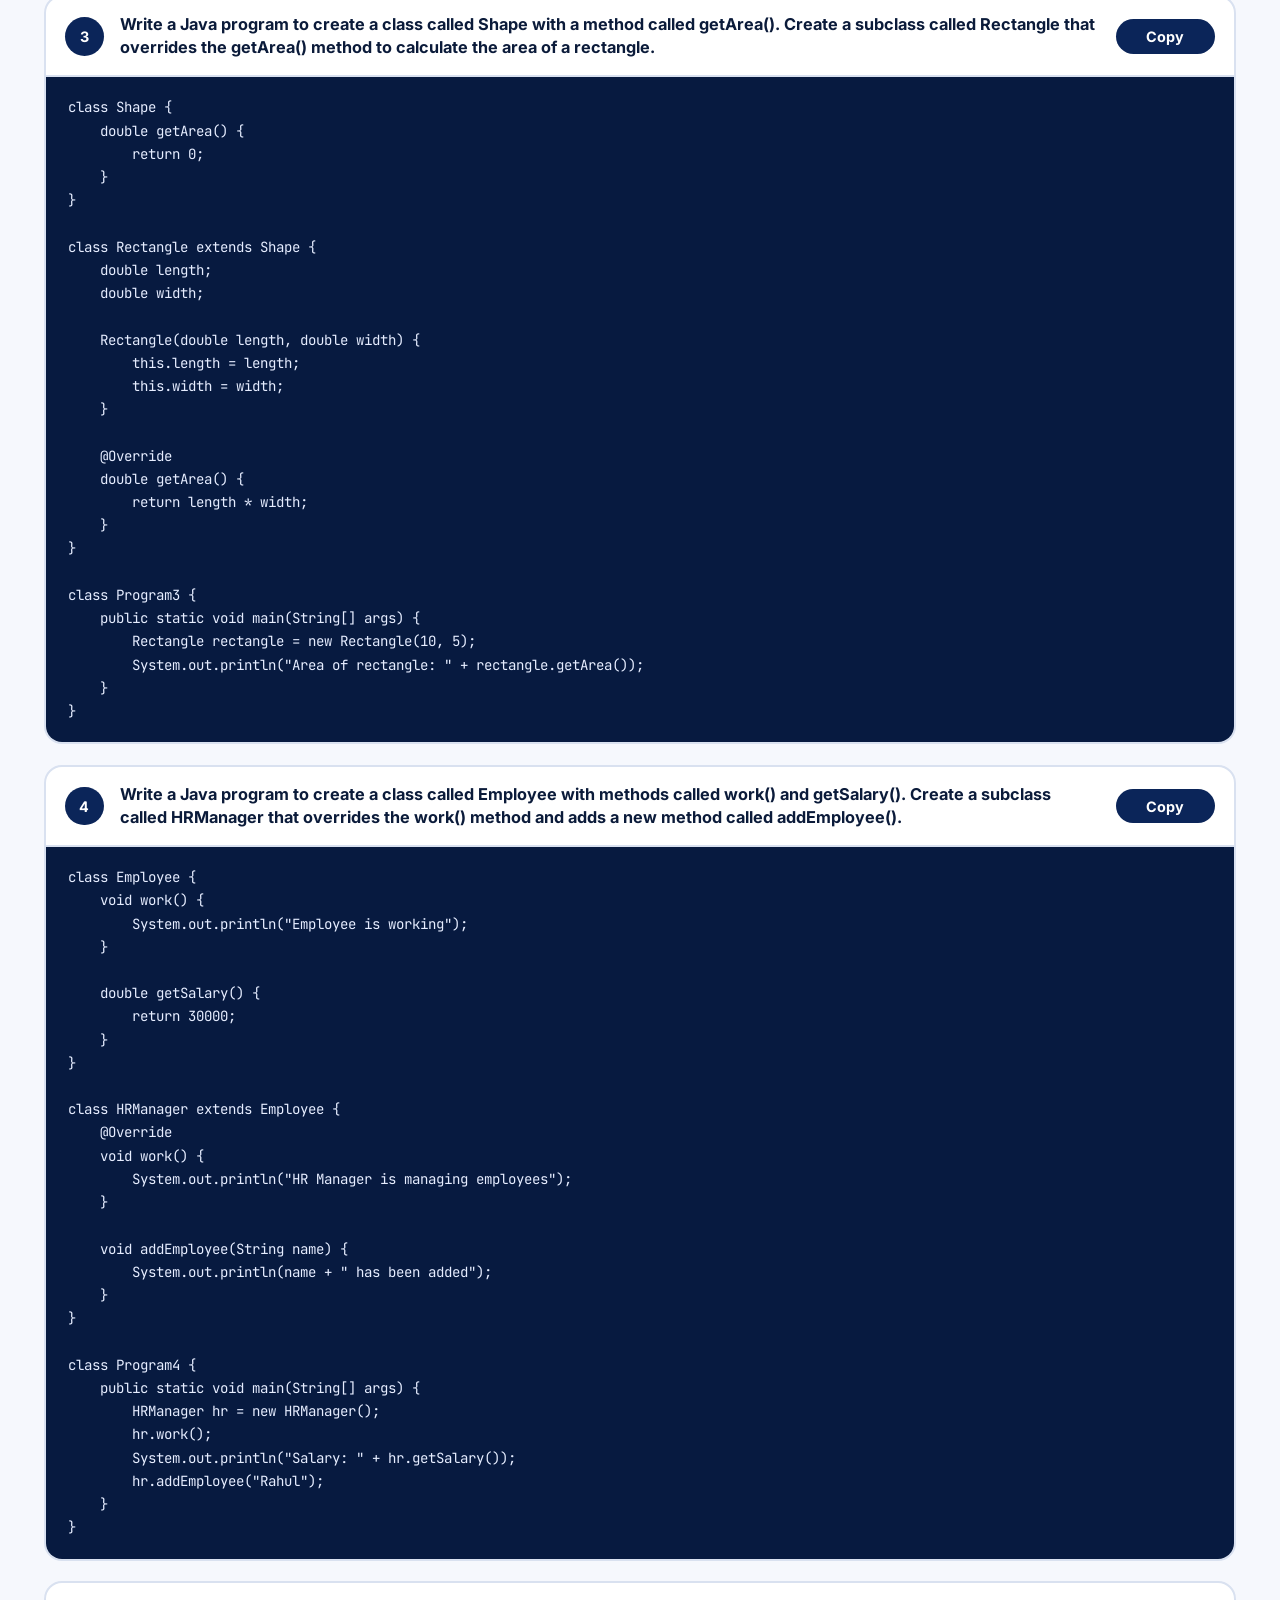
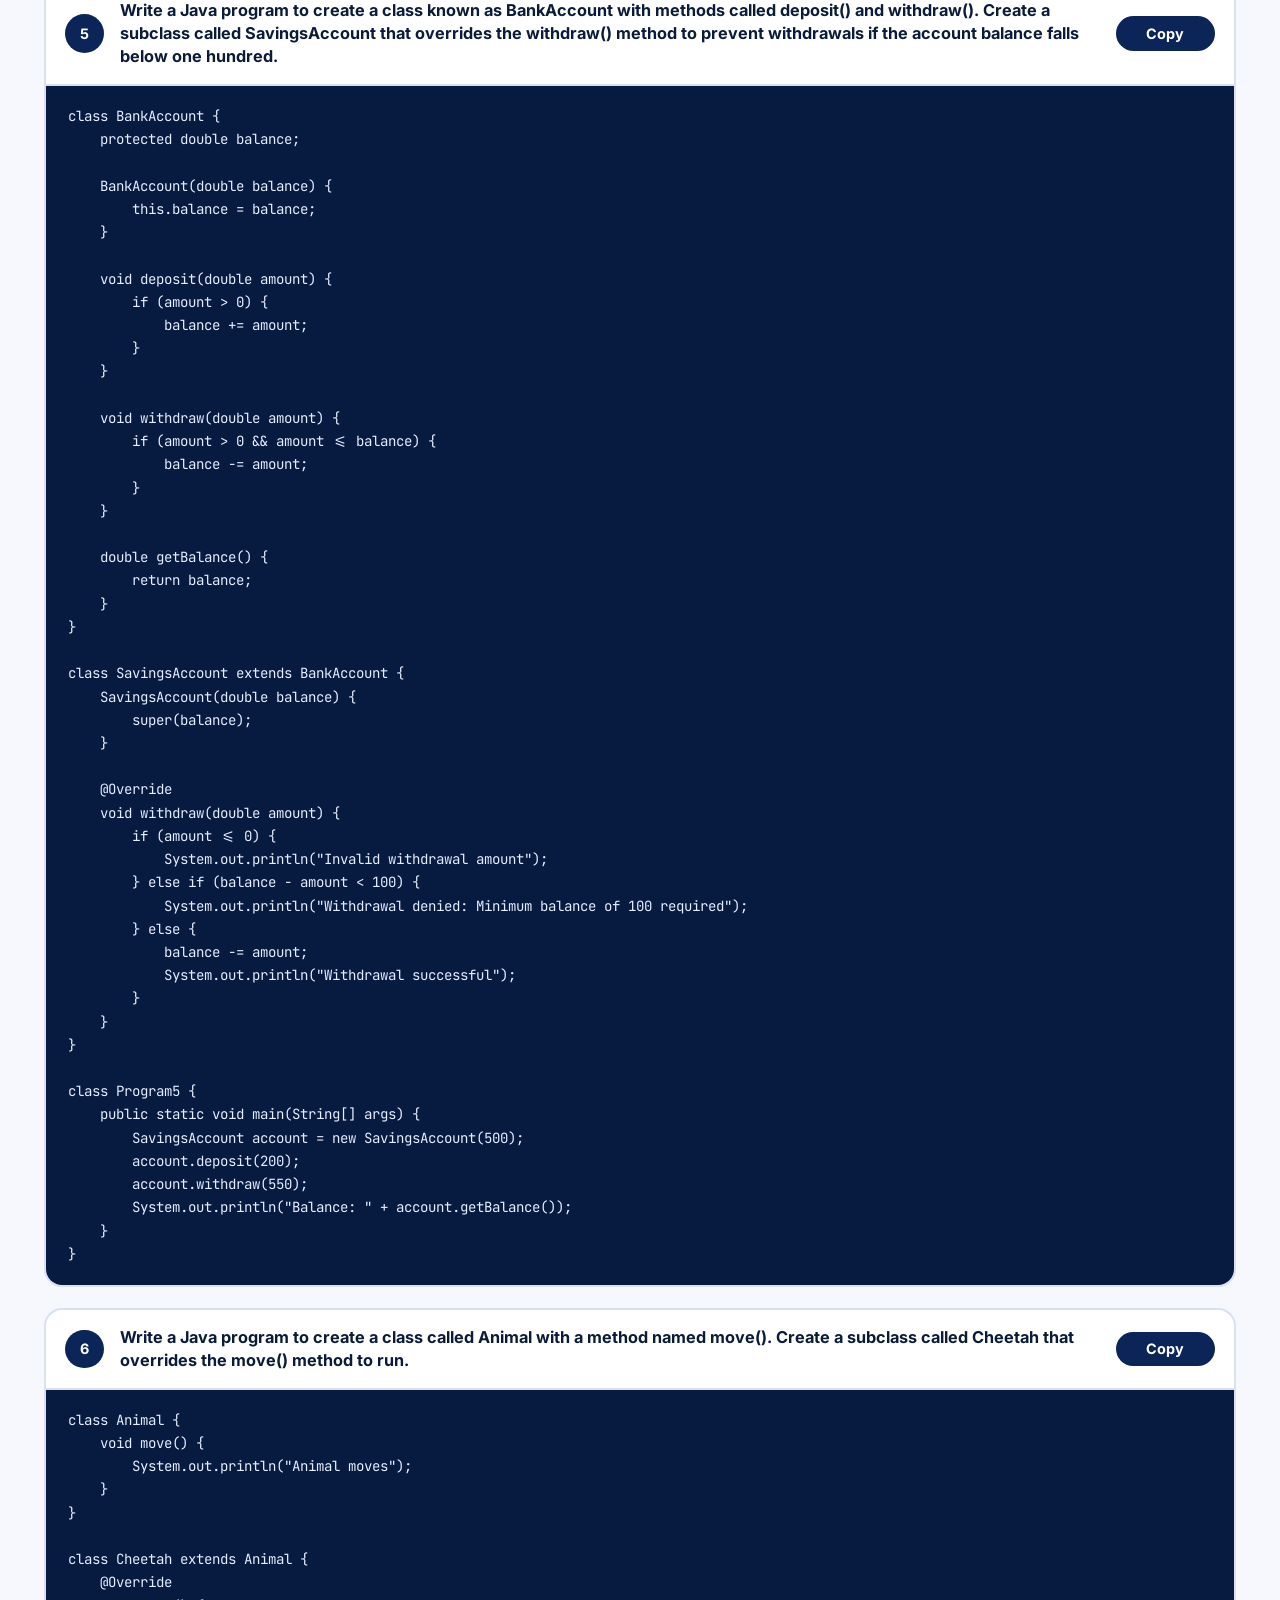
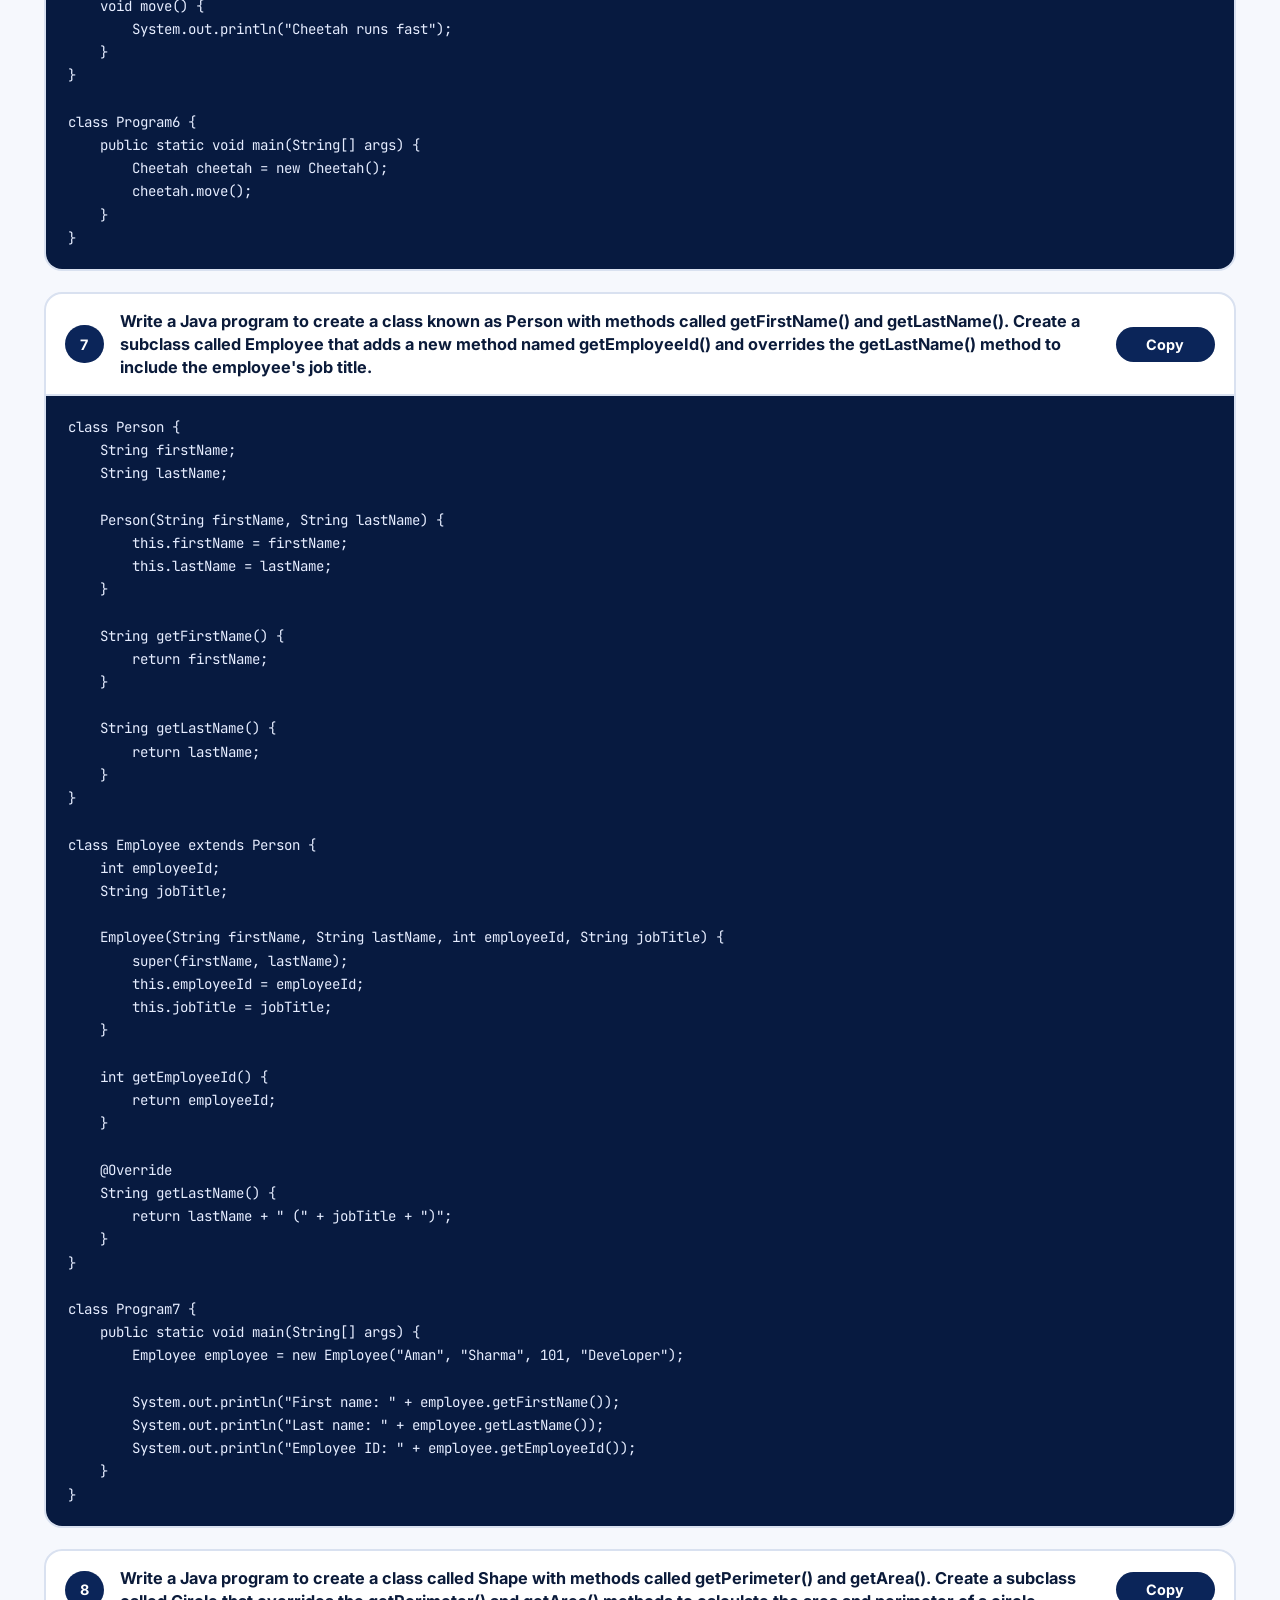
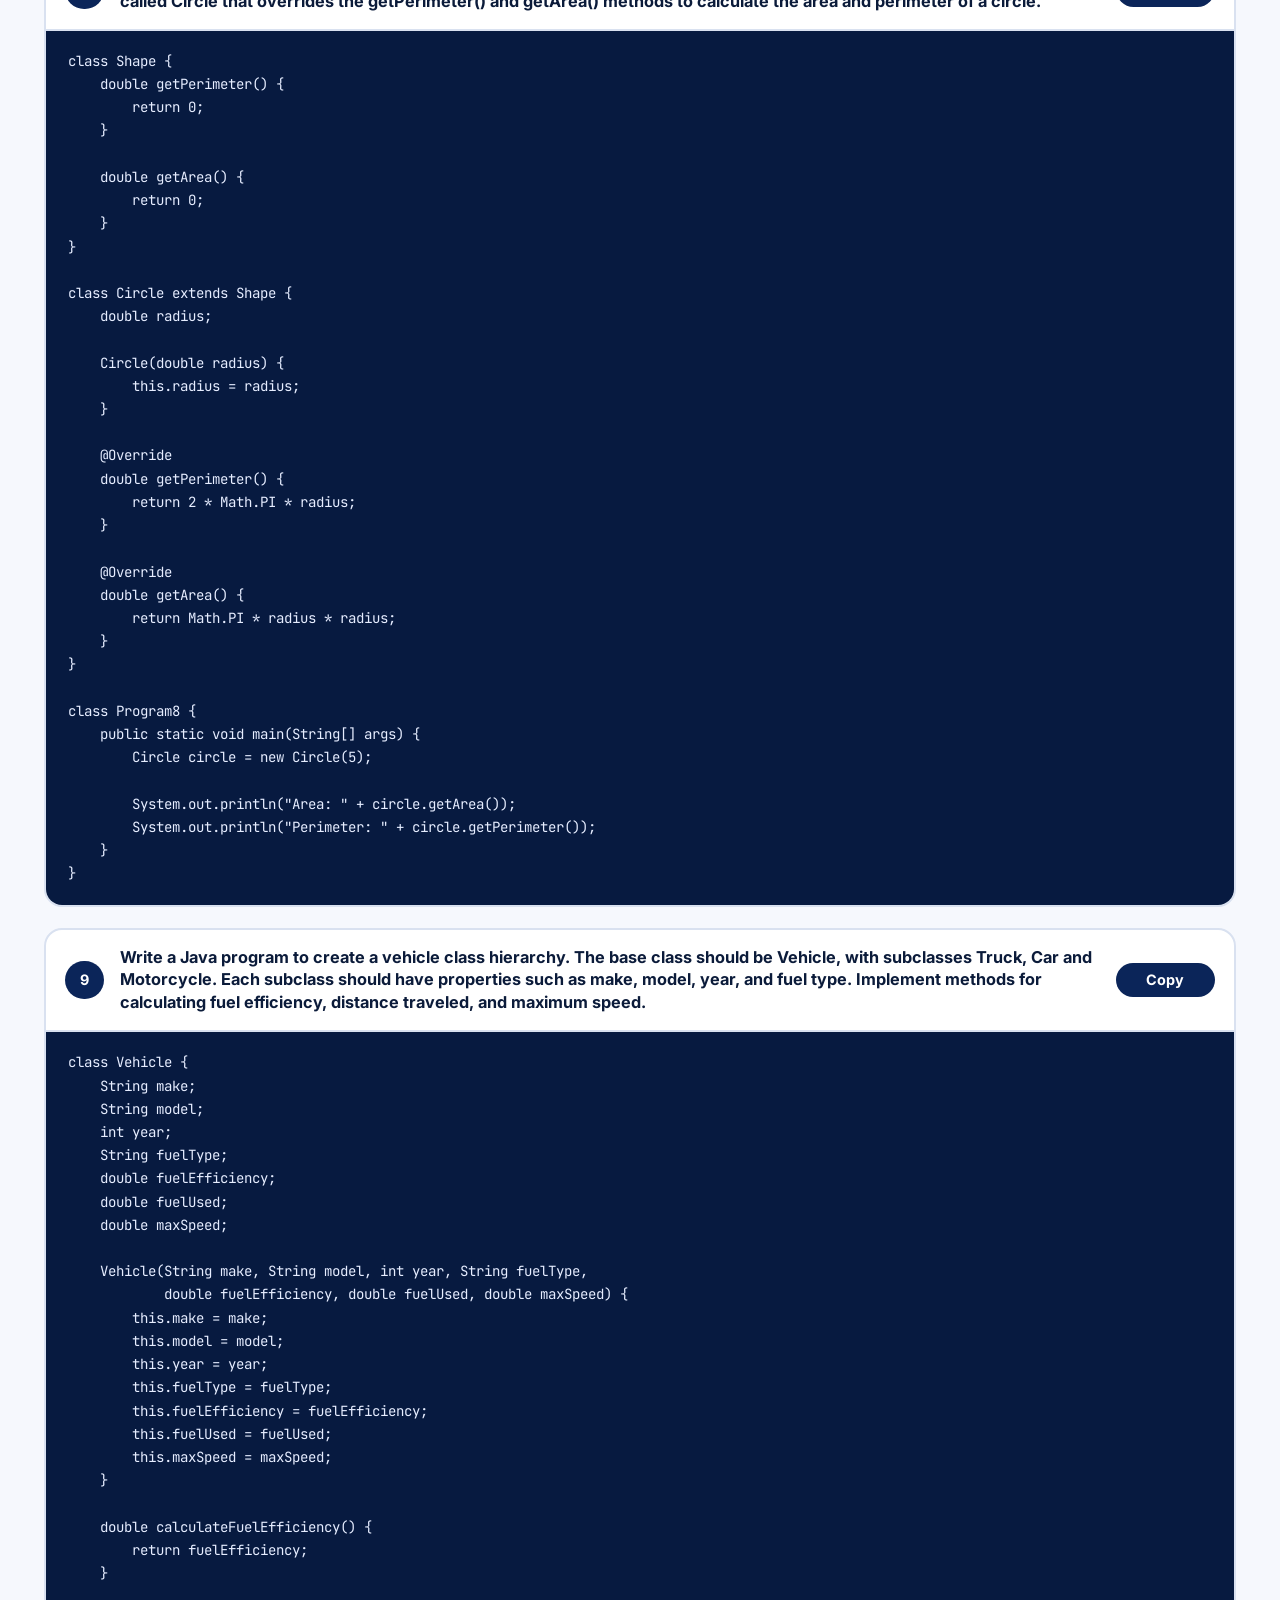
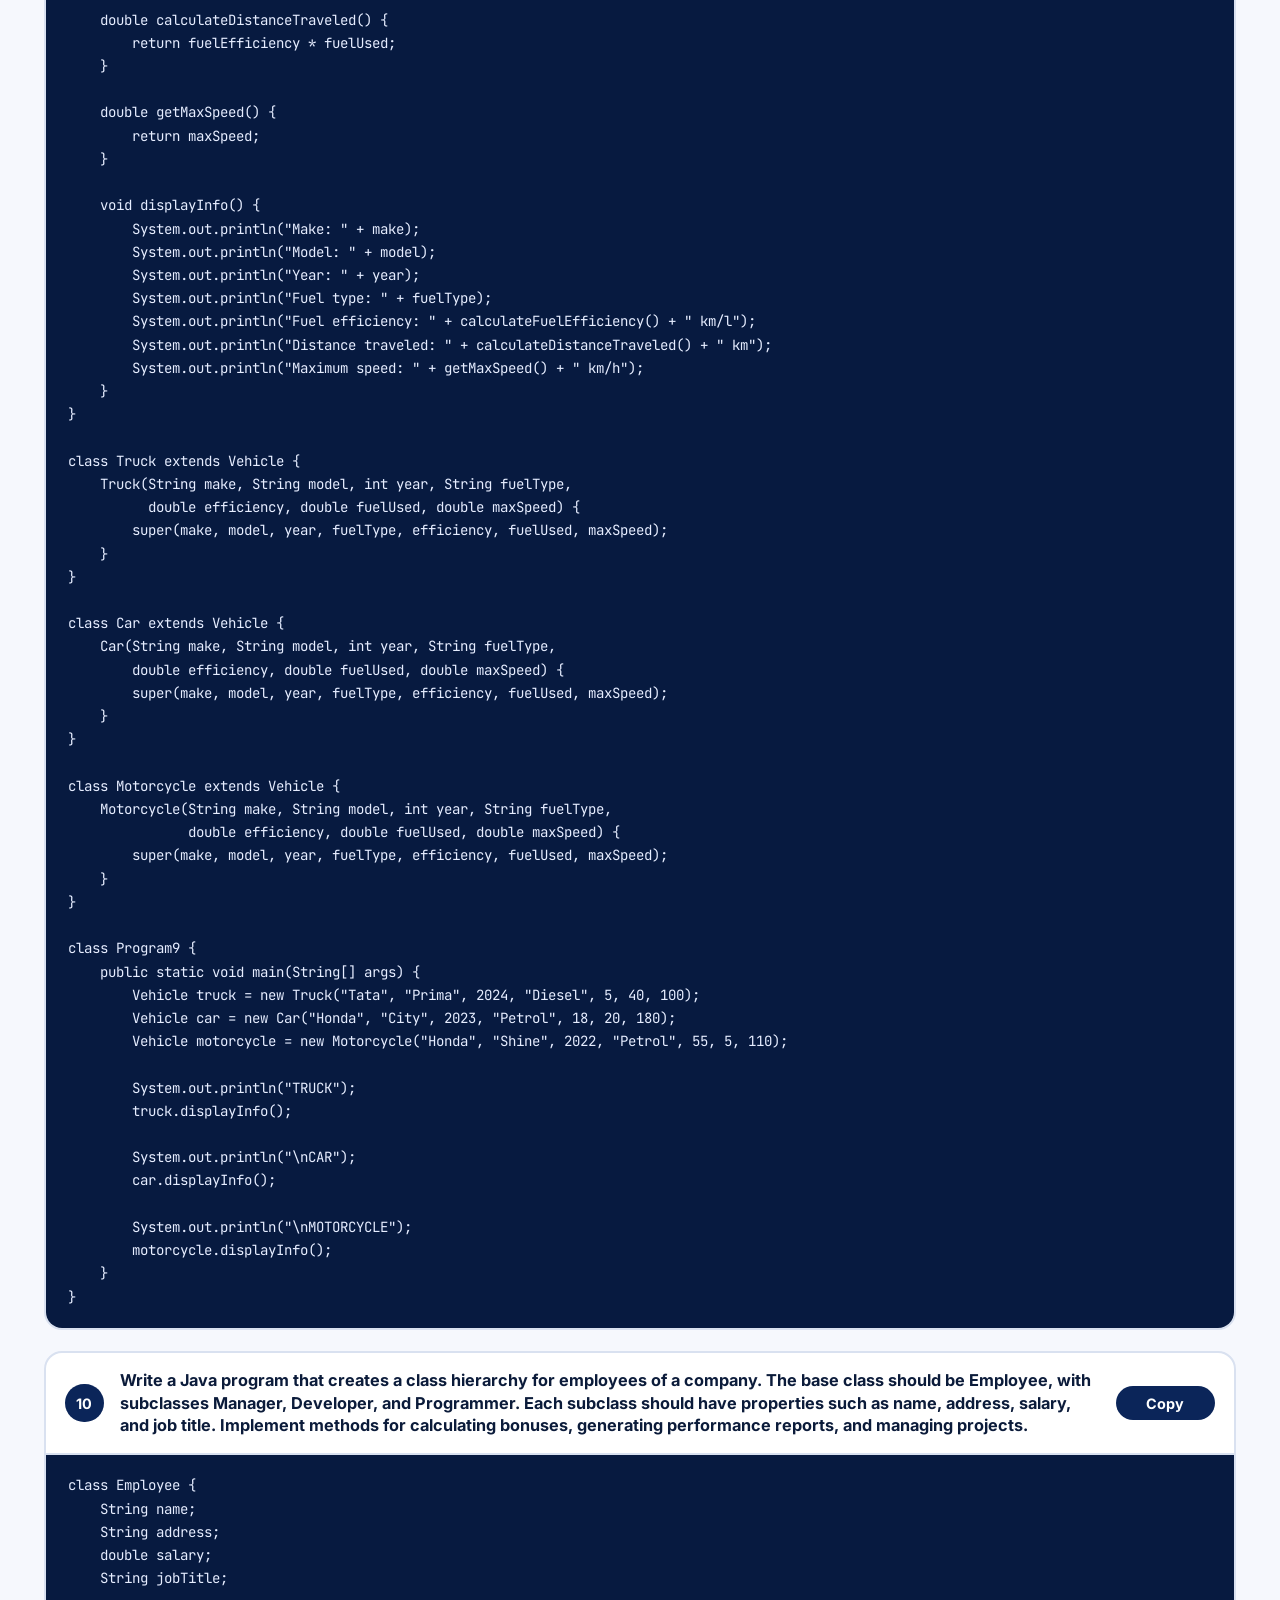
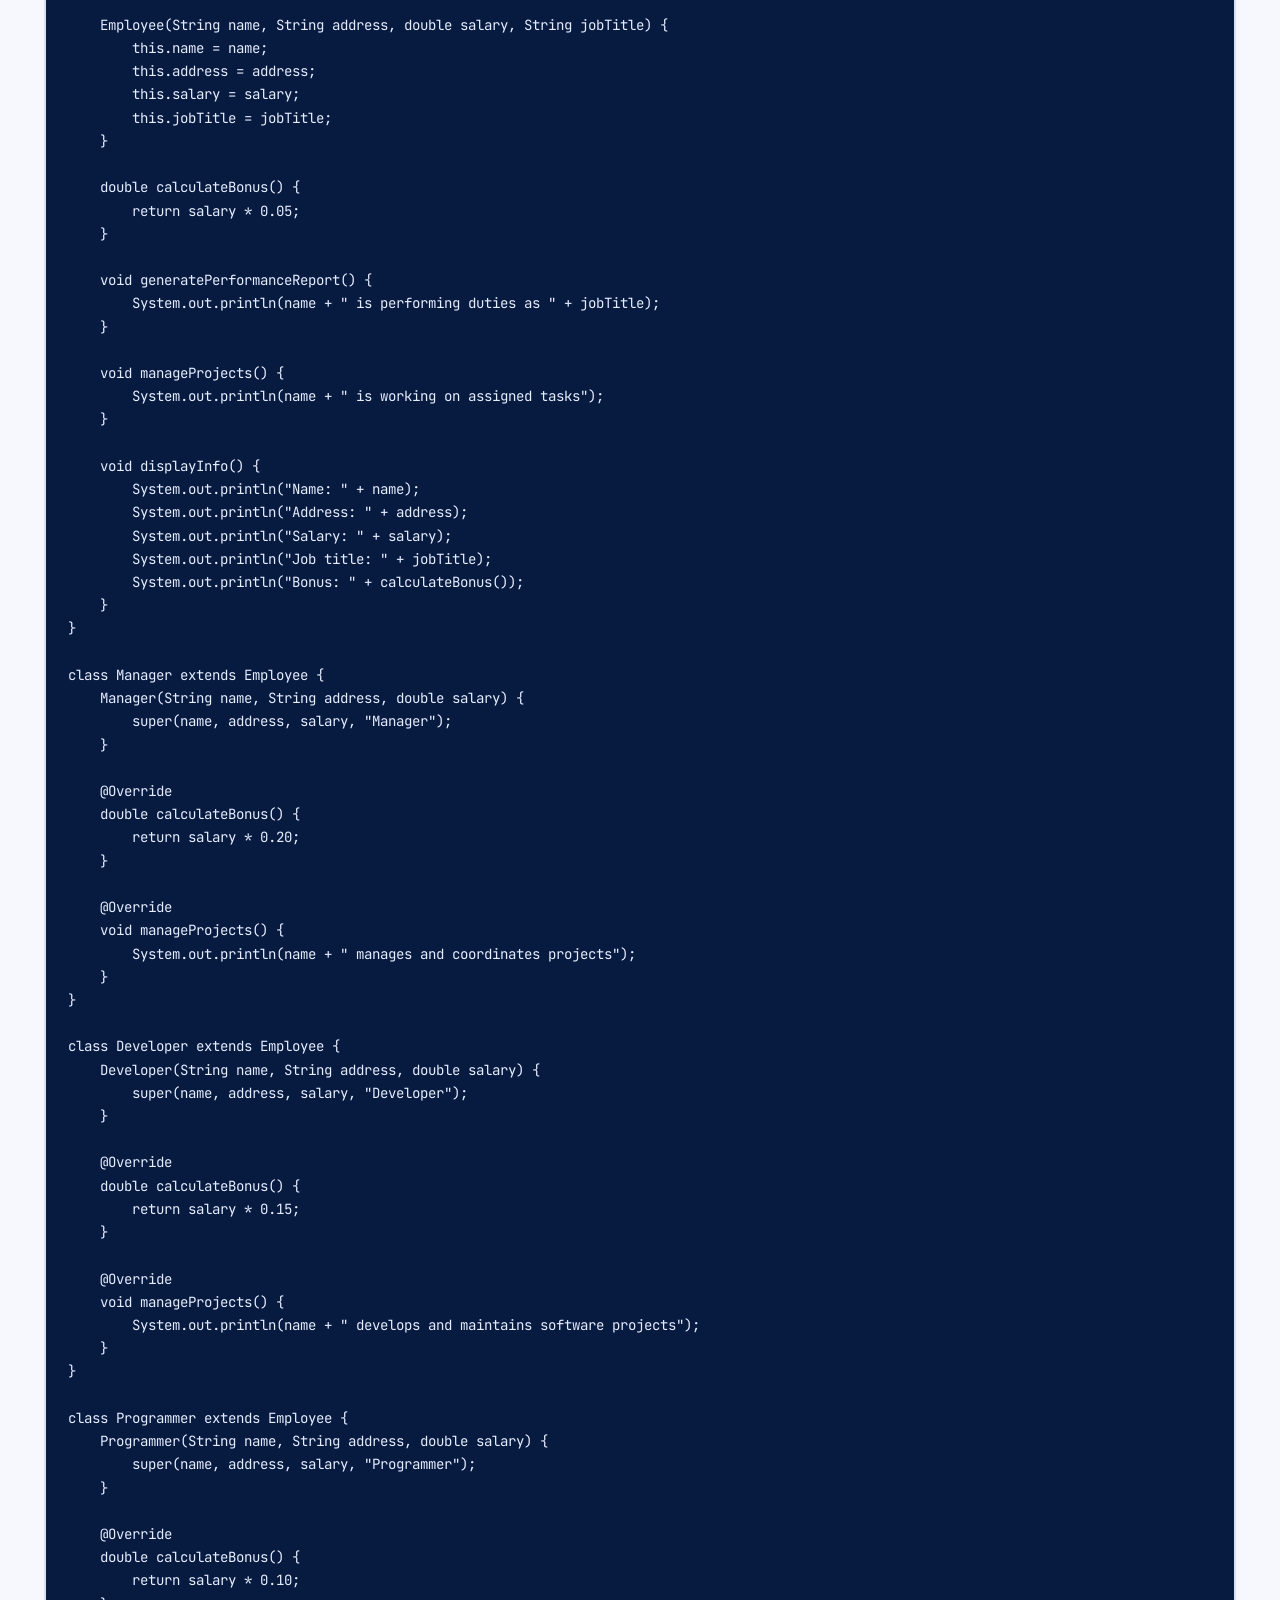
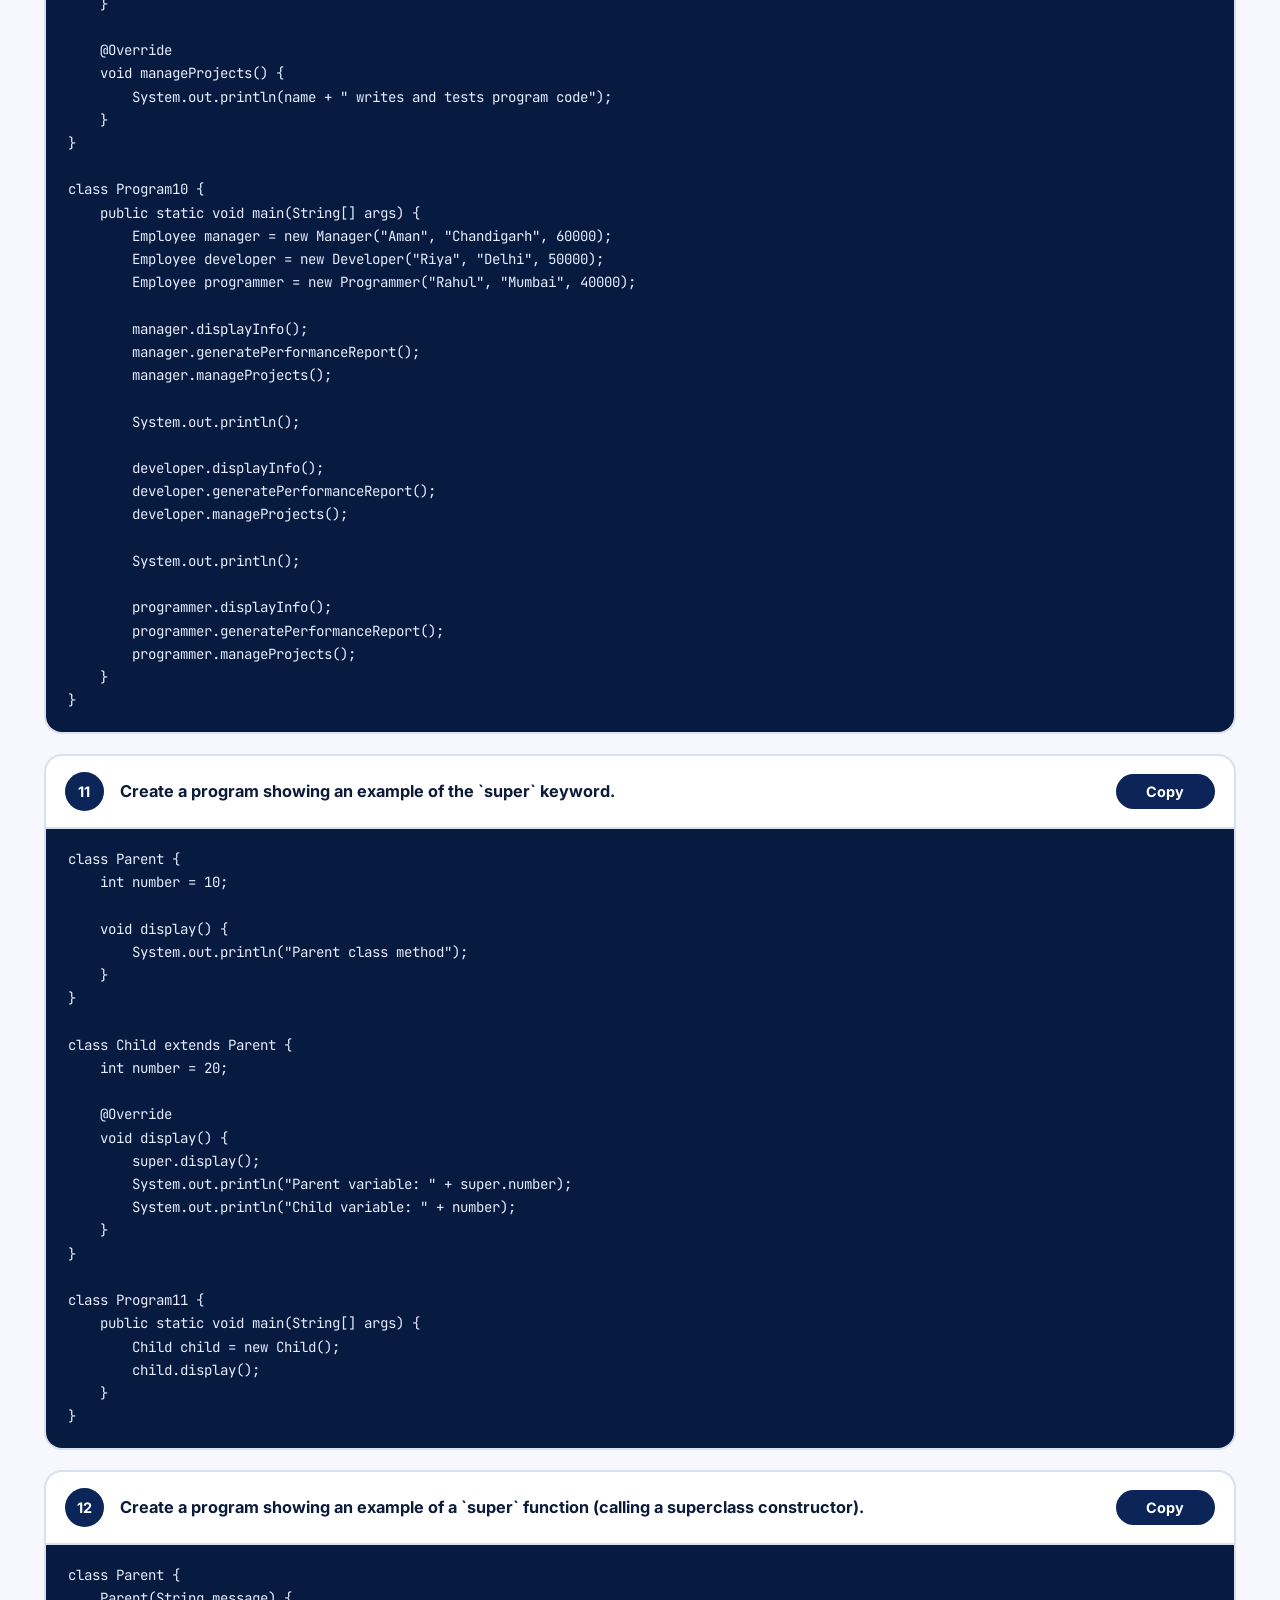
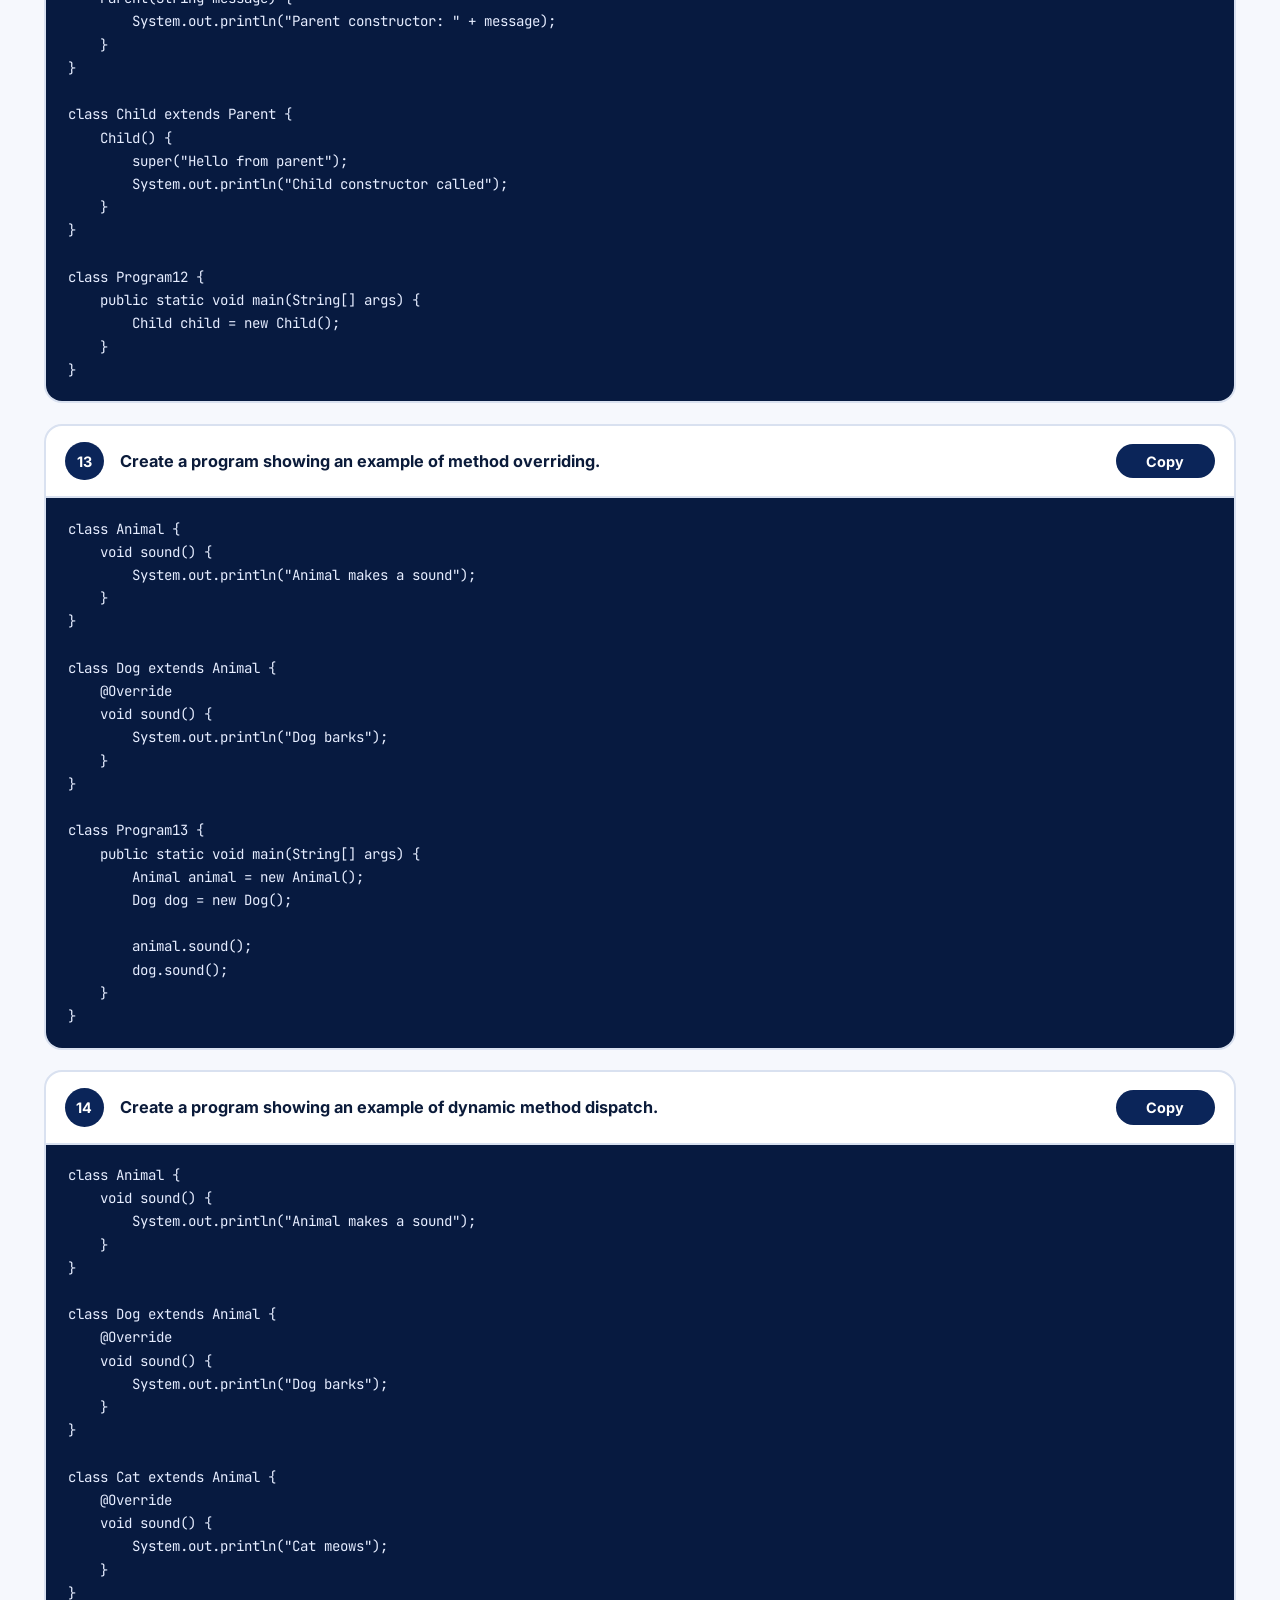
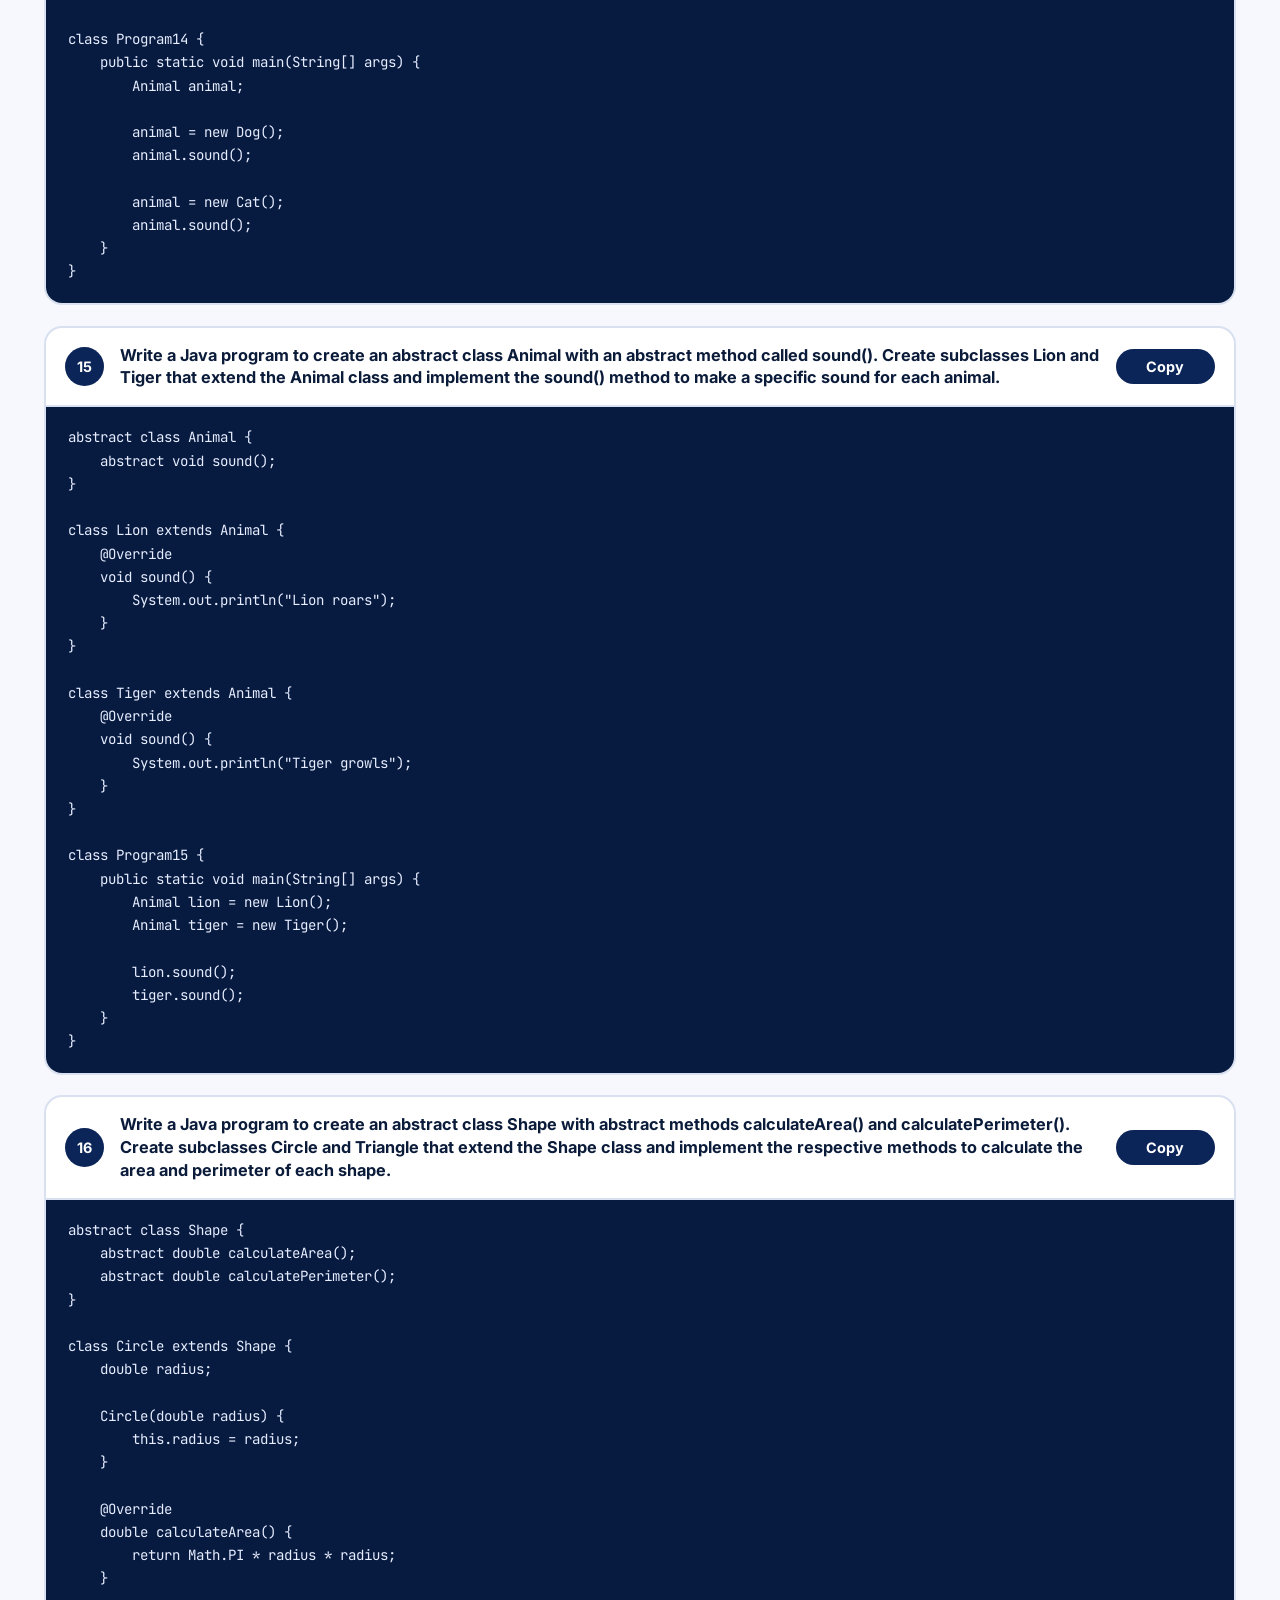
<file: inheritance.html>
<!DOCTYPE html>
<html lang="en">
<head>
<meta charset="UTF-8">
<meta name="viewport" content="width=device-width, initial-scale=1.0">
<title>Inheritance — Core Java Programming</title>
<link href="https://fonts.googleapis.com/css2?family=Inter:wght@400;500;600;700;800&family=JetBrains+Mono:wght@400;500;600&display=swap" rel="stylesheet">
<link rel="stylesheet" href="css/style.css">
</head>
<body data-slug="inheritance">

<header class="hero hero-sm">
  <nav class="breadcrumb" aria-label="Breadcrumb">
    <a href="index.html">Core Java Programming</a>
    <span class="sep">›</span>
    <span>Inheritance</span>
  </nav>
  <h1>Inheritance</h1>
  <p>26 programs. Click Copy, paste into Notepad, save the file with the name of the class that has the <b>main</b> method (for example <b>Program1.java</b>), then run <b>javac Program1.java</b> and <b>java Program1</b> in cmd.</p>
</header>

<main class="wrap">
  <div class="toolbar">
    <a class="back" href="index.html">← All topics</a>
    <input id="search" type="search" placeholder="Search programs..." aria-label="Search programs" autocomplete="off">
    <span id="resultCount" class="result-count"></span>
  </div>
  <section id="programList" class="program-list" aria-label="Programs"></section>
  <p id="noMatch" class="no-match" hidden>No programs match your search.</p>
</main>

<footer>
  Core Java Programming · Practice Programs<br>
  Project by - Avneesh Sharma 7091/24
</footer>

<!--
  HOW TO EDIT: each program below is one <script type="text/plain"> block.
  Change the title in data-title="..." and the code between the tags.
  Code is written as plain text (no escaping needed). Do not write the closing script tag inside code.
-->
<script type="text/plain" class="program-src" data-num="1" data-title="Write a Java program to create a class called Animal with a method called makeSound(). Create a subclass called Cat that overrides the makeSound() method to bark.">class Animal {
    void makeSound() {
        System.out.println("Animal makes a sound");
    }
}

class Cat extends Animal {
    @Override
    void makeSound() {
        System.out.println("Cat barks");
    }
}

class Program1 {
    public static void main(String[] args) {
        Cat cat = new Cat();
        cat.makeSound();
    }
}</script>
<script type="text/plain" class="program-src" data-num="2" data-title="Write a Java program to create a class called Vehicle with a method called drive(). Create a subclass called Car that overrides the drive() method to print &quot;Repairing a car&quot;.">class Vehicle {
    void drive() {
        System.out.println("Vehicle is driving");
    }
}

class Car extends Vehicle {
    @Override
    void drive() {
        System.out.println("Repairing a car");
    }
}

class Program2 {
    public static void main(String[] args) {
        Car car = new Car();
        car.drive();
    }
}</script>
<script type="text/plain" class="program-src" data-num="3" data-title="Write a Java program to create a class called Shape with a method called getArea(). Create a subclass called Rectangle that overrides the getArea() method to calculate the area of a rectangle.">class Shape {
    double getArea() {
        return 0;
    }
}

class Rectangle extends Shape {
    double length;
    double width;

    Rectangle(double length, double width) {
        this.length = length;
        this.width = width;
    }

    @Override
    double getArea() {
        return length * width;
    }
}

class Program3 {
    public static void main(String[] args) {
        Rectangle rectangle = new Rectangle(10, 5);
        System.out.println("Area of rectangle: " + rectangle.getArea());
    }
}</script>
<script type="text/plain" class="program-src" data-num="4" data-title="Write a Java program to create a class called Employee with methods called work() and getSalary(). Create a subclass called HRManager that overrides the work() method and adds a new method called addEmployee().">class Employee {
    void work() {
        System.out.println("Employee is working");
    }

    double getSalary() {
        return 30000;
    }
}

class HRManager extends Employee {
    @Override
    void work() {
        System.out.println("HR Manager is managing employees");
    }

    void addEmployee(String name) {
        System.out.println(name + " has been added");
    }
}

class Program4 {
    public static void main(String[] args) {
        HRManager hr = new HRManager();
        hr.work();
        System.out.println("Salary: " + hr.getSalary());
        hr.addEmployee("Rahul");
    }
}</script>
<script type="text/plain" class="program-src" data-num="5" data-title="Write a Java program to create a class known as BankAccount with methods called deposit() and withdraw(). Create a subclass called SavingsAccount that overrides the withdraw() method to prevent withdrawals if the account balance falls below one hundred.">class BankAccount {
    protected double balance;

    BankAccount(double balance) {
        this.balance = balance;
    }

    void deposit(double amount) {
        if (amount > 0) {
            balance += amount;
        }
    }

    void withdraw(double amount) {
        if (amount > 0 && amount <= balance) {
            balance -= amount;
        }
    }

    double getBalance() {
        return balance;
    }
}

class SavingsAccount extends BankAccount {
    SavingsAccount(double balance) {
        super(balance);
    }

    @Override
    void withdraw(double amount) {
        if (amount <= 0) {
            System.out.println("Invalid withdrawal amount");
        } else if (balance - amount < 100) {
            System.out.println("Withdrawal denied: Minimum balance of 100 required");
        } else {
            balance -= amount;
            System.out.println("Withdrawal successful");
        }
    }
}

class Program5 {
    public static void main(String[] args) {
        SavingsAccount account = new SavingsAccount(500);
        account.deposit(200);
        account.withdraw(550);
        System.out.println("Balance: " + account.getBalance());
    }
}</script>
<script type="text/plain" class="program-src" data-num="6" data-title="Write a Java program to create a class called Animal with a method named move(). Create a subclass called Cheetah that overrides the move() method to run.">class Animal {
    void move() {
        System.out.println("Animal moves");
    }
}

class Cheetah extends Animal {
    @Override
    void move() {
        System.out.println("Cheetah runs fast");
    }
}

class Program6 {
    public static void main(String[] args) {
        Cheetah cheetah = new Cheetah();
        cheetah.move();
    }
}</script>
<script type="text/plain" class="program-src" data-num="7" data-title="Write a Java program to create a class known as Person with methods called getFirstName() and getLastName(). Create a subclass called Employee that adds a new method named getEmployeeId() and overrides the getLastName() method to include the employee&#x27;s job title.">class Person {
    String firstName;
    String lastName;

    Person(String firstName, String lastName) {
        this.firstName = firstName;
        this.lastName = lastName;
    }

    String getFirstName() {
        return firstName;
    }

    String getLastName() {
        return lastName;
    }
}

class Employee extends Person {
    int employeeId;
    String jobTitle;

    Employee(String firstName, String lastName, int employeeId, String jobTitle) {
        super(firstName, lastName);
        this.employeeId = employeeId;
        this.jobTitle = jobTitle;
    }

    int getEmployeeId() {
        return employeeId;
    }

    @Override
    String getLastName() {
        return lastName + " (" + jobTitle + ")";
    }
}

class Program7 {
    public static void main(String[] args) {
        Employee employee = new Employee("Aman", "Sharma", 101, "Developer");

        System.out.println("First name: " + employee.getFirstName());
        System.out.println("Last name: " + employee.getLastName());
        System.out.println("Employee ID: " + employee.getEmployeeId());
    }
}</script>
<script type="text/plain" class="program-src" data-num="8" data-title="Write a Java program to create a class called Shape with methods called getPerimeter() and getArea(). Create a subclass called Circle that overrides the getPerimeter() and getArea() methods to calculate the area and perimeter of a circle.">class Shape {
    double getPerimeter() {
        return 0;
    }

    double getArea() {
        return 0;
    }
}

class Circle extends Shape {
    double radius;

    Circle(double radius) {
        this.radius = radius;
    }

    @Override
    double getPerimeter() {
        return 2 * Math.PI * radius;
    }

    @Override
    double getArea() {
        return Math.PI * radius * radius;
    }
}

class Program8 {
    public static void main(String[] args) {
        Circle circle = new Circle(5);

        System.out.println("Area: " + circle.getArea());
        System.out.println("Perimeter: " + circle.getPerimeter());
    }
}</script>
<script type="text/plain" class="program-src" data-num="9" data-title="Write a Java program to create a vehicle class hierarchy. The base class should be Vehicle, with subclasses Truck, Car and Motorcycle. Each subclass should have properties such as make, model, year, and fuel type. Implement methods for calculating fuel efficiency, distance traveled, and maximum speed.">class Vehicle {
    String make;
    String model;
    int year;
    String fuelType;
    double fuelEfficiency;
    double fuelUsed;
    double maxSpeed;

    Vehicle(String make, String model, int year, String fuelType,
            double fuelEfficiency, double fuelUsed, double maxSpeed) {
        this.make = make;
        this.model = model;
        this.year = year;
        this.fuelType = fuelType;
        this.fuelEfficiency = fuelEfficiency;
        this.fuelUsed = fuelUsed;
        this.maxSpeed = maxSpeed;
    }

    double calculateFuelEfficiency() {
        return fuelEfficiency;
    }

    double calculateDistanceTraveled() {
        return fuelEfficiency * fuelUsed;
    }

    double getMaxSpeed() {
        return maxSpeed;
    }

    void displayInfo() {
        System.out.println("Make: " + make);
        System.out.println("Model: " + model);
        System.out.println("Year: " + year);
        System.out.println("Fuel type: " + fuelType);
        System.out.println("Fuel efficiency: " + calculateFuelEfficiency() + " km/l");
        System.out.println("Distance traveled: " + calculateDistanceTraveled() + " km");
        System.out.println("Maximum speed: " + getMaxSpeed() + " km/h");
    }
}

class Truck extends Vehicle {
    Truck(String make, String model, int year, String fuelType,
          double efficiency, double fuelUsed, double maxSpeed) {
        super(make, model, year, fuelType, efficiency, fuelUsed, maxSpeed);
    }
}

class Car extends Vehicle {
    Car(String make, String model, int year, String fuelType,
        double efficiency, double fuelUsed, double maxSpeed) {
        super(make, model, year, fuelType, efficiency, fuelUsed, maxSpeed);
    }
}

class Motorcycle extends Vehicle {
    Motorcycle(String make, String model, int year, String fuelType,
               double efficiency, double fuelUsed, double maxSpeed) {
        super(make, model, year, fuelType, efficiency, fuelUsed, maxSpeed);
    }
}

class Program9 {
    public static void main(String[] args) {
        Vehicle truck = new Truck("Tata", "Prima", 2024, "Diesel", 5, 40, 100);
        Vehicle car = new Car("Honda", "City", 2023, "Petrol", 18, 20, 180);
        Vehicle motorcycle = new Motorcycle("Honda", "Shine", 2022, "Petrol", 55, 5, 110);

        System.out.println("TRUCK");
        truck.displayInfo();

        System.out.println("\nCAR");
        car.displayInfo();

        System.out.println("\nMOTORCYCLE");
        motorcycle.displayInfo();
    }
}</script>
<script type="text/plain" class="program-src" data-num="10" data-title="Write a Java program that creates a class hierarchy for employees of a company. The base class should be Employee, with subclasses Manager, Developer, and Programmer. Each subclass should have properties such as name, address, salary, and job title. Implement methods for calculating bonuses, generating performance reports, and managing projects.">class Employee {
    String name;
    String address;
    double salary;
    String jobTitle;

    Employee(String name, String address, double salary, String jobTitle) {
        this.name = name;
        this.address = address;
        this.salary = salary;
        this.jobTitle = jobTitle;
    }

    double calculateBonus() {
        return salary * 0.05;
    }

    void generatePerformanceReport() {
        System.out.println(name + " is performing duties as " + jobTitle);
    }

    void manageProjects() {
        System.out.println(name + " is working on assigned tasks");
    }

    void displayInfo() {
        System.out.println("Name: " + name);
        System.out.println("Address: " + address);
        System.out.println("Salary: " + salary);
        System.out.println("Job title: " + jobTitle);
        System.out.println("Bonus: " + calculateBonus());
    }
}

class Manager extends Employee {
    Manager(String name, String address, double salary) {
        super(name, address, salary, "Manager");
    }

    @Override
    double calculateBonus() {
        return salary * 0.20;
    }

    @Override
    void manageProjects() {
        System.out.println(name + " manages and coordinates projects");
    }
}

class Developer extends Employee {
    Developer(String name, String address, double salary) {
        super(name, address, salary, "Developer");
    }

    @Override
    double calculateBonus() {
        return salary * 0.15;
    }

    @Override
    void manageProjects() {
        System.out.println(name + " develops and maintains software projects");
    }
}

class Programmer extends Employee {
    Programmer(String name, String address, double salary) {
        super(name, address, salary, "Programmer");
    }

    @Override
    double calculateBonus() {
        return salary * 0.10;
    }

    @Override
    void manageProjects() {
        System.out.println(name + " writes and tests program code");
    }
}

class Program10 {
    public static void main(String[] args) {
        Employee manager = new Manager("Aman", "Chandigarh", 60000);
        Employee developer = new Developer("Riya", "Delhi", 50000);
        Employee programmer = new Programmer("Rahul", "Mumbai", 40000);

        manager.displayInfo();
        manager.generatePerformanceReport();
        manager.manageProjects();

        System.out.println();

        developer.displayInfo();
        developer.generatePerformanceReport();
        developer.manageProjects();

        System.out.println();

        programmer.displayInfo();
        programmer.generatePerformanceReport();
        programmer.manageProjects();
    }
}</script>
<script type="text/plain" class="program-src" data-num="11" data-title="Create a program showing an example of the `super` keyword.">class Parent {
    int number = 10;

    void display() {
        System.out.println("Parent class method");
    }
}

class Child extends Parent {
    int number = 20;

    @Override
    void display() {
        super.display();
        System.out.println("Parent variable: " + super.number);
        System.out.println("Child variable: " + number);
    }
}

class Program11 {
    public static void main(String[] args) {
        Child child = new Child();
        child.display();
    }
}</script>
<script type="text/plain" class="program-src" data-num="12" data-title="Create a program showing an example of a `super` function (calling a superclass constructor).">class Parent {
    Parent(String message) {
        System.out.println("Parent constructor: " + message);
    }
}

class Child extends Parent {
    Child() {
        super("Hello from parent");
        System.out.println("Child constructor called");
    }
}

class Program12 {
    public static void main(String[] args) {
        Child child = new Child();
    }
}</script>
<script type="text/plain" class="program-src" data-num="13" data-title="Create a program showing an example of method overriding.">class Animal {
    void sound() {
        System.out.println("Animal makes a sound");
    }
}

class Dog extends Animal {
    @Override
    void sound() {
        System.out.println("Dog barks");
    }
}

class Program13 {
    public static void main(String[] args) {
        Animal animal = new Animal();
        Dog dog = new Dog();

        animal.sound();
        dog.sound();
    }
}</script>
<script type="text/plain" class="program-src" data-num="14" data-title="Create a program showing an example of dynamic method dispatch.">class Animal {
    void sound() {
        System.out.println("Animal makes a sound");
    }
}

class Dog extends Animal {
    @Override
    void sound() {
        System.out.println("Dog barks");
    }
}

class Cat extends Animal {
    @Override
    void sound() {
        System.out.println("Cat meows");
    }
}

class Program14 {
    public static void main(String[] args) {
        Animal animal;

        animal = new Dog();
        animal.sound();

        animal = new Cat();
        animal.sound();
    }
}</script>
<script type="text/plain" class="program-src" data-num="15" data-title="Write a Java program to create an abstract class Animal with an abstract method called sound(). Create subclasses Lion and Tiger that extend the Animal class and implement the sound() method to make a specific sound for each animal.">abstract class Animal {
    abstract void sound();
}

class Lion extends Animal {
    @Override
    void sound() {
        System.out.println("Lion roars");
    }
}

class Tiger extends Animal {
    @Override
    void sound() {
        System.out.println("Tiger growls");
    }
}

class Program15 {
    public static void main(String[] args) {
        Animal lion = new Lion();
        Animal tiger = new Tiger();

        lion.sound();
        tiger.sound();
    }
}</script>
<script type="text/plain" class="program-src" data-num="16" data-title="Write a Java program to create an abstract class Shape with abstract methods calculateArea() and calculatePerimeter(). Create subclasses Circle and Triangle that extend the Shape class and implement the respective methods to calculate the area and perimeter of each shape.">abstract class Shape {
    abstract double calculateArea();
    abstract double calculatePerimeter();
}

class Circle extends Shape {
    double radius;

    Circle(double radius) {
        this.radius = radius;
    }

    @Override
    double calculateArea() {
        return Math.PI * radius * radius;
    }

    @Override
    double calculatePerimeter() {
        return 2 * Math.PI * radius;
    }
}

class Triangle extends Shape {
    double a;
    double b;
    double c;

    Triangle(double a, double b, double c) {
        this.a = a;
        this.b = b;
        this.c = c;
    }

    @Override
    double calculatePerimeter() {
        return a + b + c;
    }

    @Override
    double calculateArea() {
        double s = calculatePerimeter() / 2;
        double value = s * (s - a) * (s - b) * (s - c);

        if (a <= 0 || b <= 0 || c <= 0 ||
            a + b <= c || a + c <= b || b + c <= a) {
            throw new IllegalArgumentException("Invalid triangle sides");
        }

        return Math.sqrt(value);
    }
}

class Program16 {
    public static void main(String[] args) {
        Shape circle = new Circle(5);
        Shape triangle = new Triangle(3, 4, 5);

        System.out.println("Circle area: " + circle.calculateArea());
        System.out.println("Circle perimeter: " + circle.calculatePerimeter());

        System.out.println("Triangle area: " + triangle.calculateArea());
        System.out.println("Triangle perimeter: " + triangle.calculatePerimeter());
    }
}</script>
<script type="text/plain" class="program-src" data-num="17" data-title="Write a Java program to create an abstract class BankAccount with abstract methods deposit() and withdraw(). Create subclasses SavingsAccount and CurrentAccount that extend the BankAccount class and implement the respective methods to handle deposits and withdrawals for each account type.">abstract class BankAccount {
    protected double balance;

    BankAccount(double balance) {
        this.balance = balance;
    }

    abstract void deposit(double amount);
    abstract void withdraw(double amount);

    double getBalance() {
        return balance;
    }
}

class SavingsAccount extends BankAccount {
    SavingsAccount(double balance) {
        super(balance);
    }

    @Override
    void deposit(double amount) {
        if (amount > 0) {
            balance += amount;
            System.out.println("Savings deposit successful");
        } else {
            System.out.println("Invalid deposit amount");
        }
    }

    @Override
    void withdraw(double amount) {
        if (amount > 0 && amount <= balance) {
            balance -= amount;
            System.out.println("Savings withdrawal successful");
        } else {
            System.out.println("Savings withdrawal failed");
        }
    }
}

class CurrentAccount extends BankAccount {
    private final double overdraftLimit;

    CurrentAccount(double balance, double overdraftLimit) {
        super(balance);
        this.overdraftLimit = overdraftLimit;
    }

    @Override
    void deposit(double amount) {
        if (amount > 0) {
            balance += amount;
            System.out.println("Current account deposit successful");
        } else {
            System.out.println("Invalid deposit amount");
        }
    }

    @Override
    void withdraw(double amount) {
        if (amount > 0 && balance - amount >= -overdraftLimit) {
            balance -= amount;
            System.out.println("Current account withdrawal successful");
        } else {
            System.out.println("Withdrawal exceeds overdraft limit");
        }
    }
}

class Program17 {
    public static void main(String[] args) {
        SavingsAccount savings = new SavingsAccount(1000);
        savings.deposit(500);
        savings.withdraw(200);
        System.out.println("Savings balance: " + savings.getBalance());

        CurrentAccount current = new CurrentAccount(1000, 500);
        current.withdraw(1300);
        System.out.println("Current balance: " + current.getBalance());
    }
}</script>
<script type="text/plain" class="program-src" data-num="18" data-title="Write a Java program to create an abstract class Animal with abstract methods eat() and sleep(). Create subclasses Lion, Tiger, and Deer that extend the Animal class and implement the eat() and sleep() methods differently based on their specific behavior.">abstract class Animal {
    abstract void eat();
    abstract void sleep();
}

class Lion extends Animal {
    @Override
    void eat() {
        System.out.println("Lion eats meat");
    }

    @Override
    void sleep() {
        System.out.println("Lion rests in its den");
    }
}

class Tiger extends Animal {
    @Override
    void eat() {
        System.out.println("Tiger hunts and eats meat");
    }

    @Override
    void sleep() {
        System.out.println("Tiger sleeps in the forest");
    }
}

class Deer extends Animal {
    @Override
    void eat() {
        System.out.println("Deer eats grass and leaves");
    }

    @Override
    void sleep() {
        System.out.println("Deer rests in a safe place");
    }
}

class Program18 {
    public static void main(String[] args) {
        Animal lion = new Lion();
        Animal tiger = new Tiger();
        Animal deer = new Deer();

        lion.eat();
        lion.sleep();

        tiger.eat();
        tiger.sleep();

        deer.eat();
        deer.sleep();
    }
}</script>
<script type="text/plain" class="program-src" data-num="19" data-title="Write a Java program to create an abstract class Employee with abstract methods calculateSalary() and displayInfo(). Create subclasses Manager and Programmer that extend the Employee class and implement the respective methods to calculate salary and display information for each role.">abstract class Employee {
    String name;

    Employee(String name) {
        this.name = name;
    }

    abstract double calculateSalary();
    abstract void displayInfo();
}

class Manager extends Employee {
    double basicSalary;
    double allowance;

    Manager(String name, double basicSalary, double allowance) {
        super(name);
        this.basicSalary = basicSalary;
        this.allowance = allowance;
    }

    @Override
    double calculateSalary() {
        return basicSalary + allowance;
    }

    @Override
    void displayInfo() {
        System.out.println("Name: " + name);
        System.out.println("Role: Manager");
        System.out.println("Salary: " + calculateSalary());
    }
}

class Programmer extends Employee {
    double basicSalary;
    double bonus;

    Programmer(String name, double basicSalary, double bonus) {
        super(name);
        this.basicSalary = basicSalary;
        this.bonus = bonus;
    }

    @Override
    double calculateSalary() {
        return basicSalary + bonus;
    }

    @Override
    void displayInfo() {
        System.out.println("Name: " + name);
        System.out.println("Role: Programmer");
        System.out.println("Salary: " + calculateSalary());
    }
}

class Program19 {
    public static void main(String[] args) {
        Employee manager = new Manager("Aman", 50000, 10000);
        Employee programmer = new Programmer("Riya", 40000, 5000);

        manager.displayInfo();
        programmer.displayInfo();
    }
}</script>
<script type="text/plain" class="program-src" data-num="20" data-title="Write a Java program to create an abstract class Shape3D with abstract methods calculateVolume() and calculateSurfaceArea(). Create subclasses Sphere and Cube that extend the Shape3D class and implement the respective methods to calculate the volume and surface area of each shape.">abstract class Shape3D {
    abstract double calculateVolume();
    abstract double calculateSurfaceArea();
}

class Sphere extends Shape3D {
    double radius;

    Sphere(double radius) {
        this.radius = radius;
    }

    @Override
    double calculateVolume() {
        return (4.0 / 3.0) * Math.PI * radius * radius * radius;
    }

    @Override
    double calculateSurfaceArea() {
        return 4 * Math.PI * radius * radius;
    }
}

class Cube extends Shape3D {
    double side;

    Cube(double side) {
        this.side = side;
    }

    @Override
    double calculateVolume() {
        return side * side * side;
    }

    @Override
    double calculateSurfaceArea() {
        return 6 * side * side;
    }
}

class Program20 {
    public static void main(String[] args) {
        Shape3D sphere = new Sphere(5);
        Shape3D cube = new Cube(4);

        System.out.println("Sphere volume: " + sphere.calculateVolume());
        System.out.println("Sphere surface area: " + sphere.calculateSurfaceArea());

        System.out.println("Cube volume: " + cube.calculateVolume());
        System.out.println("Cube surface area: " + cube.calculateSurfaceArea());
    }
}</script>
<script type="text/plain" class="program-src" data-num="21" data-title="Write a Java program to create an abstract class Vehicle with abstract methods startEngine() and stopEngine(). Create subclasses Car and Motorcycle that extend the Vehicle class and implement the respective methods to start and stop the engines for each vehicle type.">abstract class Vehicle {
    abstract void startEngine();
    abstract void stopEngine();
}

class Car extends Vehicle {
    @Override
    void startEngine() {
        System.out.println("Car engine started");
    }

    @Override
    void stopEngine() {
        System.out.println("Car engine stopped");
    }
}

class Motorcycle extends Vehicle {
    @Override
    void startEngine() {
        System.out.println("Motorcycle engine started");
    }

    @Override
    void stopEngine() {
        System.out.println("Motorcycle engine stopped");
    }
}

class Program21 {
    public static void main(String[] args) {
        Vehicle car = new Car();
        Vehicle motorcycle = new Motorcycle();

        car.startEngine();
        car.stopEngine();

        motorcycle.startEngine();
        motorcycle.stopEngine();
    }
}</script>
<script type="text/plain" class="program-src" data-num="22" data-title="Write a Java program to create an abstract class Person with abstract methods eat() and exercise(). Create subclasses Athlete and LazyPerson that extend the Person class and implement the respective methods to describe how each person eats and exercises.">abstract class Person {
    abstract void eat();
    abstract void exercise();
}

class Athlete extends Person {
    @Override
    void eat() {
        System.out.println("Athlete eats a balanced, nutritious diet");
    }

    @Override
    void exercise() {
        System.out.println("Athlete trains regularly");
    }
}

class LazyPerson extends Person {
    @Override
    void eat() {
        System.out.println("Lazy person prefers convenient meals");
    }

    @Override
    void exercise() {
        System.out.println("Lazy person rarely exercises");
    }
}

class Program22 {
    public static void main(String[] args) {
        Person athlete = new Athlete();
        Person lazyPerson = new LazyPerson();

        athlete.eat();
        athlete.exercise();

        lazyPerson.eat();
        lazyPerson.exercise();
    }
}</script>
<script type="text/plain" class="program-src" data-num="23" data-title="Write a Java program to create an abstract class Instrument with abstract methods play() and tune(). Create subclasses Glockenspiel and Violin that extend the Instrument class and implement the respective methods to play and tune each instrument.">abstract class Instrument {
    abstract void play();
    abstract void tune();
}

class Glockenspiel extends Instrument {
    @Override
    void play() {
        System.out.println("Glockenspiel plays bright metallic notes");
    }

    @Override
    void tune() {
        System.out.println("Glockenspiel bars are adjusted for correct pitch");
    }
}

class Violin extends Instrument {
    @Override
    void play() {
        System.out.println("Violin plays melodic string music");
    }

    @Override
    void tune() {
        System.out.println("Violin strings are tuned with the pegs");
    }
}

class Program23 {
    public static void main(String[] args) {
        Instrument glockenspiel = new Glockenspiel();
        Instrument violin = new Violin();

        glockenspiel.play();
        glockenspiel.tune();

        violin.play();
        violin.tune();
    }
}</script>
<script type="text/plain" class="program-src" data-num="24" data-title="Write a Java program to create an abstract class Shape2D with abstract methods draw() and resize(). Create subclasses Rectangle and Circle that extend the Shape2D class and implement the respective methods to draw and resize each shape.">abstract class Shape2D {
    abstract void draw();
    abstract void resize(double factor);
}

class Rectangle extends Shape2D {
    double length;
    double width;

    Rectangle(double length, double width) {
        this.length = length;
        this.width = width;
    }

    @Override
    void draw() {
        System.out.println("Drawing a rectangle");
    }

    @Override
    void resize(double factor) {
        if (factor <= 0) {
            System.out.println("Resize factor must be positive");
            return;
        }

        length *= factor;
        width *= factor;
        System.out.println("Rectangle resized");
    }
}

class Circle extends Shape2D {
    double radius;

    Circle(double radius) {
        this.radius = radius;
    }

    @Override
    void draw() {
        System.out.println("Drawing a circle");
    }

    @Override
    void resize(double factor) {
        if (factor <= 0) {
            System.out.println("Resize factor must be positive");
            return;
        }

        radius *= factor;
        System.out.println("Circle resized");
    }
}

class Program24 {
    public static void main(String[] args) {
        Shape2D rectangle = new Rectangle(10, 5);
        Shape2D circle = new Circle(4);

        rectangle.draw();
        rectangle.resize(2);

        circle.draw();
        circle.resize(1.5);
    }
}</script>
<script type="text/plain" class="program-src" data-num="25" data-title="Write a Java program to create an abstract class Bird with abstract methods fly() and makeSound(). Create subclasses Eagle and Hawk that extend the Bird class and implement the respective methods to describe how each bird flies and makes a sound.">abstract class Bird {
    abstract void fly();
    abstract void makeSound();
}

class Eagle extends Bird {
    @Override
    void fly() {
        System.out.println("Eagle soars high in the sky");
    }

    @Override
    void makeSound() {
        System.out.println("Eagle makes a sharp call");
    }
}

class Hawk extends Bird {
    @Override
    void fly() {
        System.out.println("Hawk glides and dives quickly");
    }

    @Override
    void makeSound() {
        System.out.println("Hawk makes a shrill call");
    }
}

class Program25 {
    public static void main(String[] args) {
        Bird eagle = new Eagle();
        Bird hawk = new Hawk();

        eagle.fly();
        eagle.makeSound();

        hawk.fly();
        hawk.makeSound();
    }
}</script>
<script type="text/plain" class="program-src" data-num="26" data-title="Write a Java program to create an abstract class GeometricShape with abstract methods area() and perimeter(). Create subclasses Triangle and Square that extend the GeometricShape class and implement the respective methods to calculate the area and perimeter of each shape.">abstract class GeometricShape {
    abstract double area();
    abstract double perimeter();
}

class Triangle extends GeometricShape {
    double a;
    double b;
    double c;

    Triangle(double a, double b, double c) {
        if (a <= 0 || b <= 0 || c <= 0 ||
            a + b <= c || a + c <= b || b + c <= a) {
            throw new IllegalArgumentException("Invalid triangle sides");
        }

        this.a = a;
        this.b = b;
        this.c = c;
    }

    @Override
    double area() {
        double s = perimeter() / 2;
        return Math.sqrt(s * (s - a) * (s - b) * (s - c));
    }

    @Override
    double perimeter() {
        return a + b + c;
    }
}

class Square extends GeometricShape {
    double side;

    Square(double side) {
        if (side <= 0) {
            throw new IllegalArgumentException("Side must be positive");
        }
        this.side = side;
    }

    @Override
    double area() {
        return side * side;
    }

    @Override
    double perimeter() {
        return 4 * side;
    }
}

class Program26 {
    public static void main(String[] args) {
        GeometricShape triangle = new Triangle(3, 4, 5);
        GeometricShape square = new Square(4);

        System.out.println("Triangle area: " + triangle.area());
        System.out.println("Triangle perimeter: " + triangle.perimeter());

        System.out.println("Square area: " + square.area());
        System.out.println("Square perimeter: " + square.perimeter());
    }
}</script>

<script src="js/topic.js"></script>
</body>
</html>
</file>
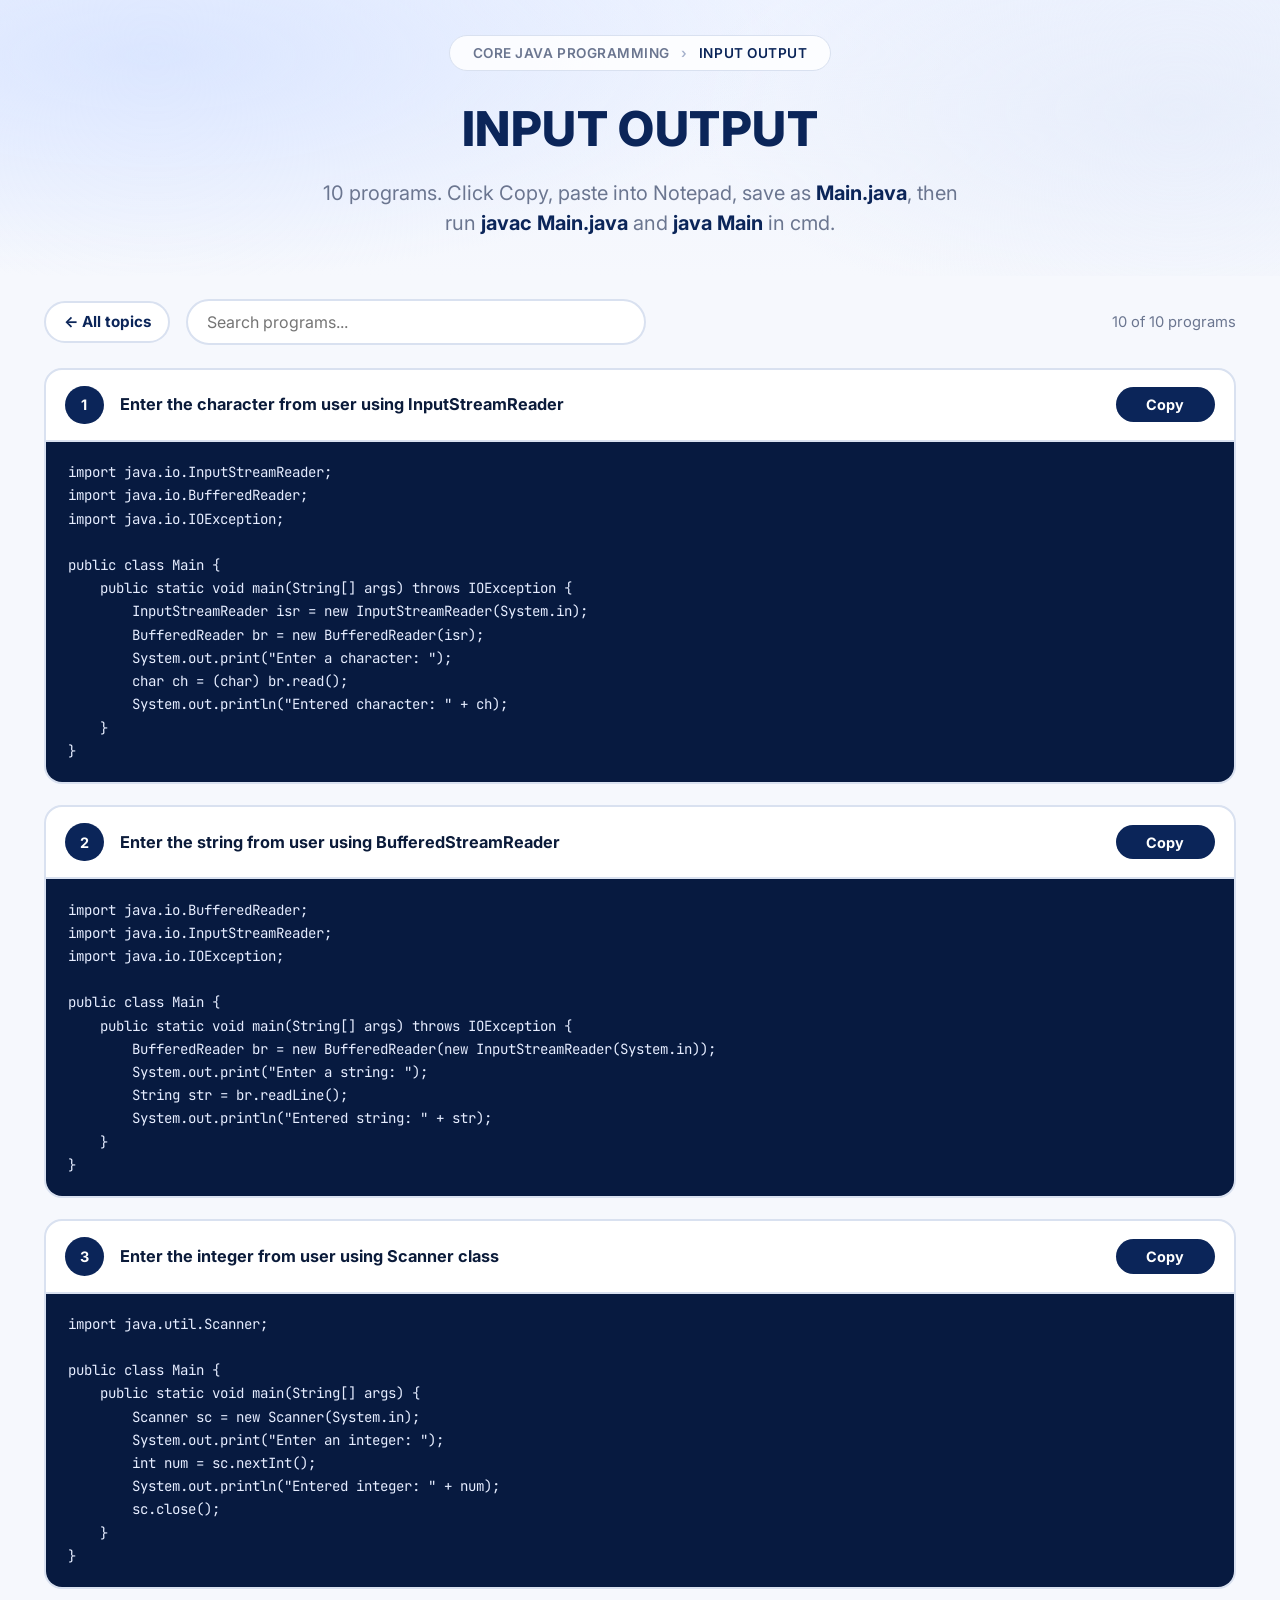
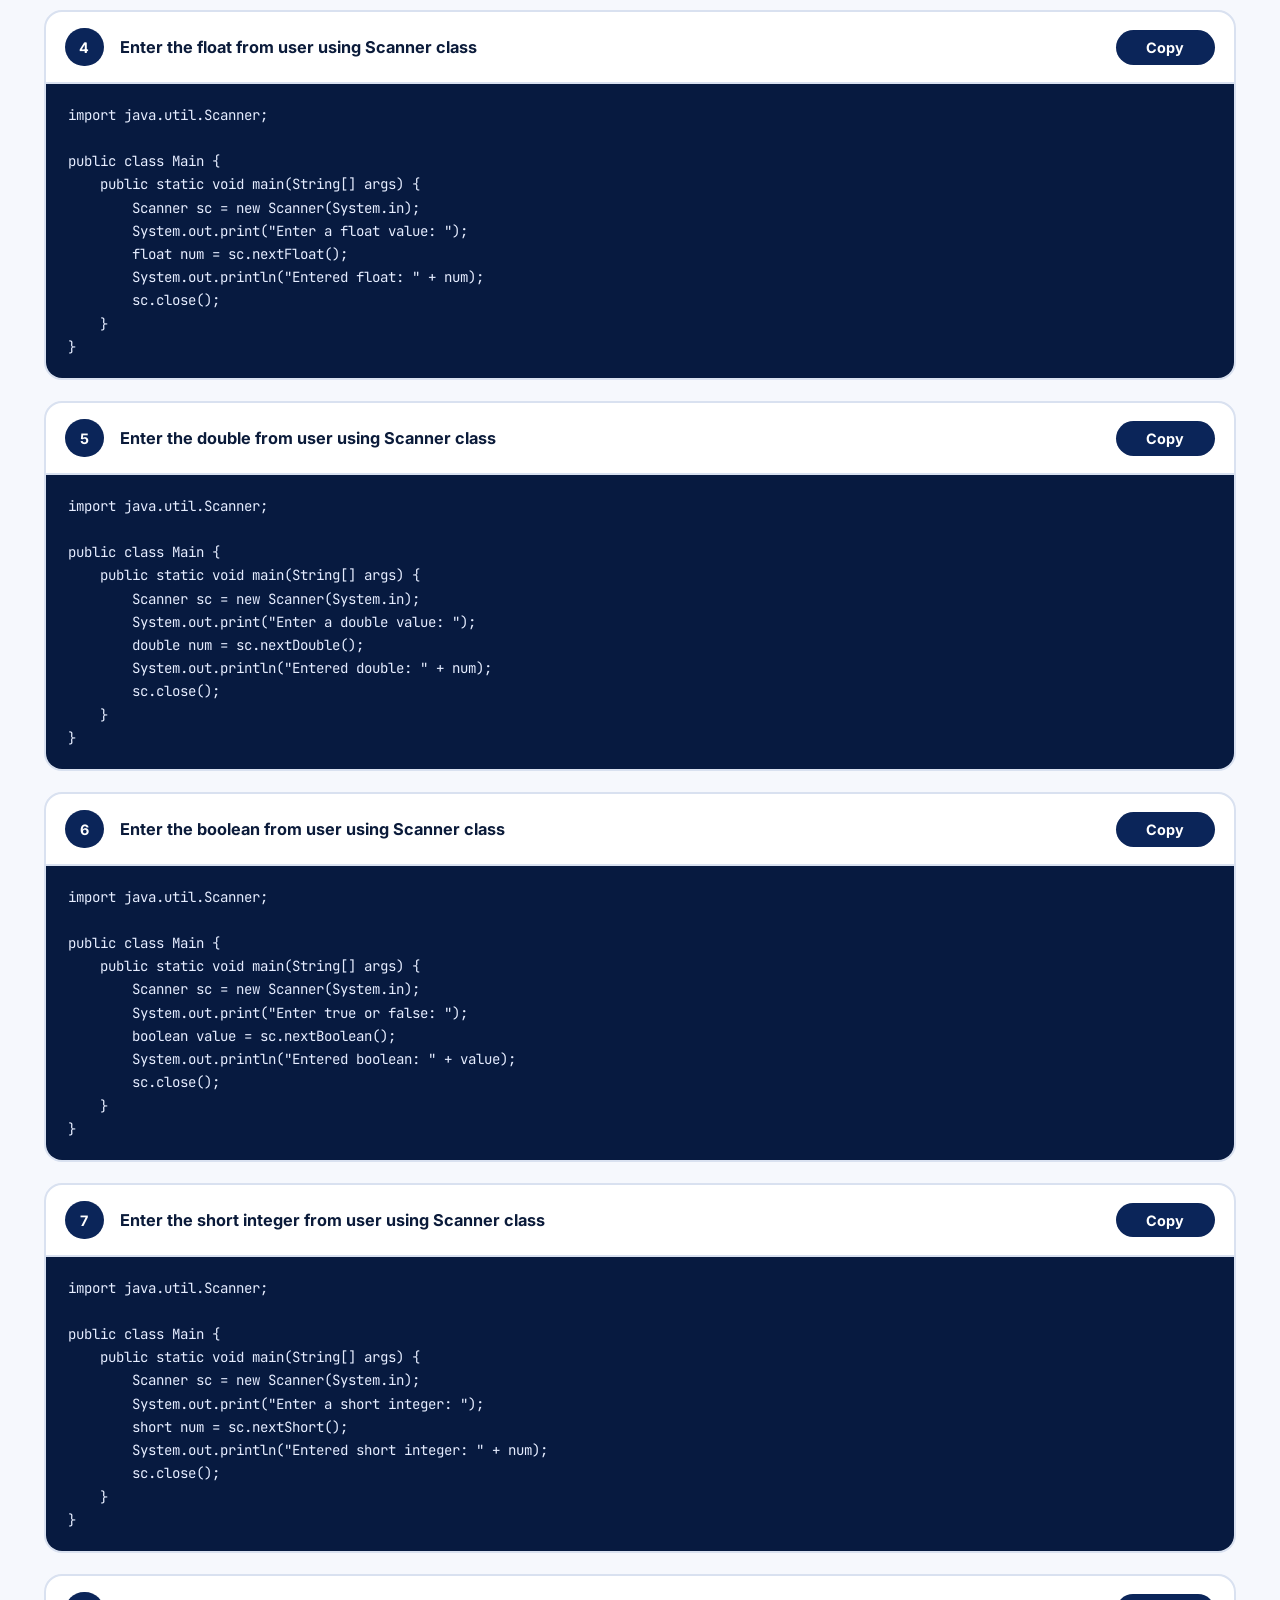
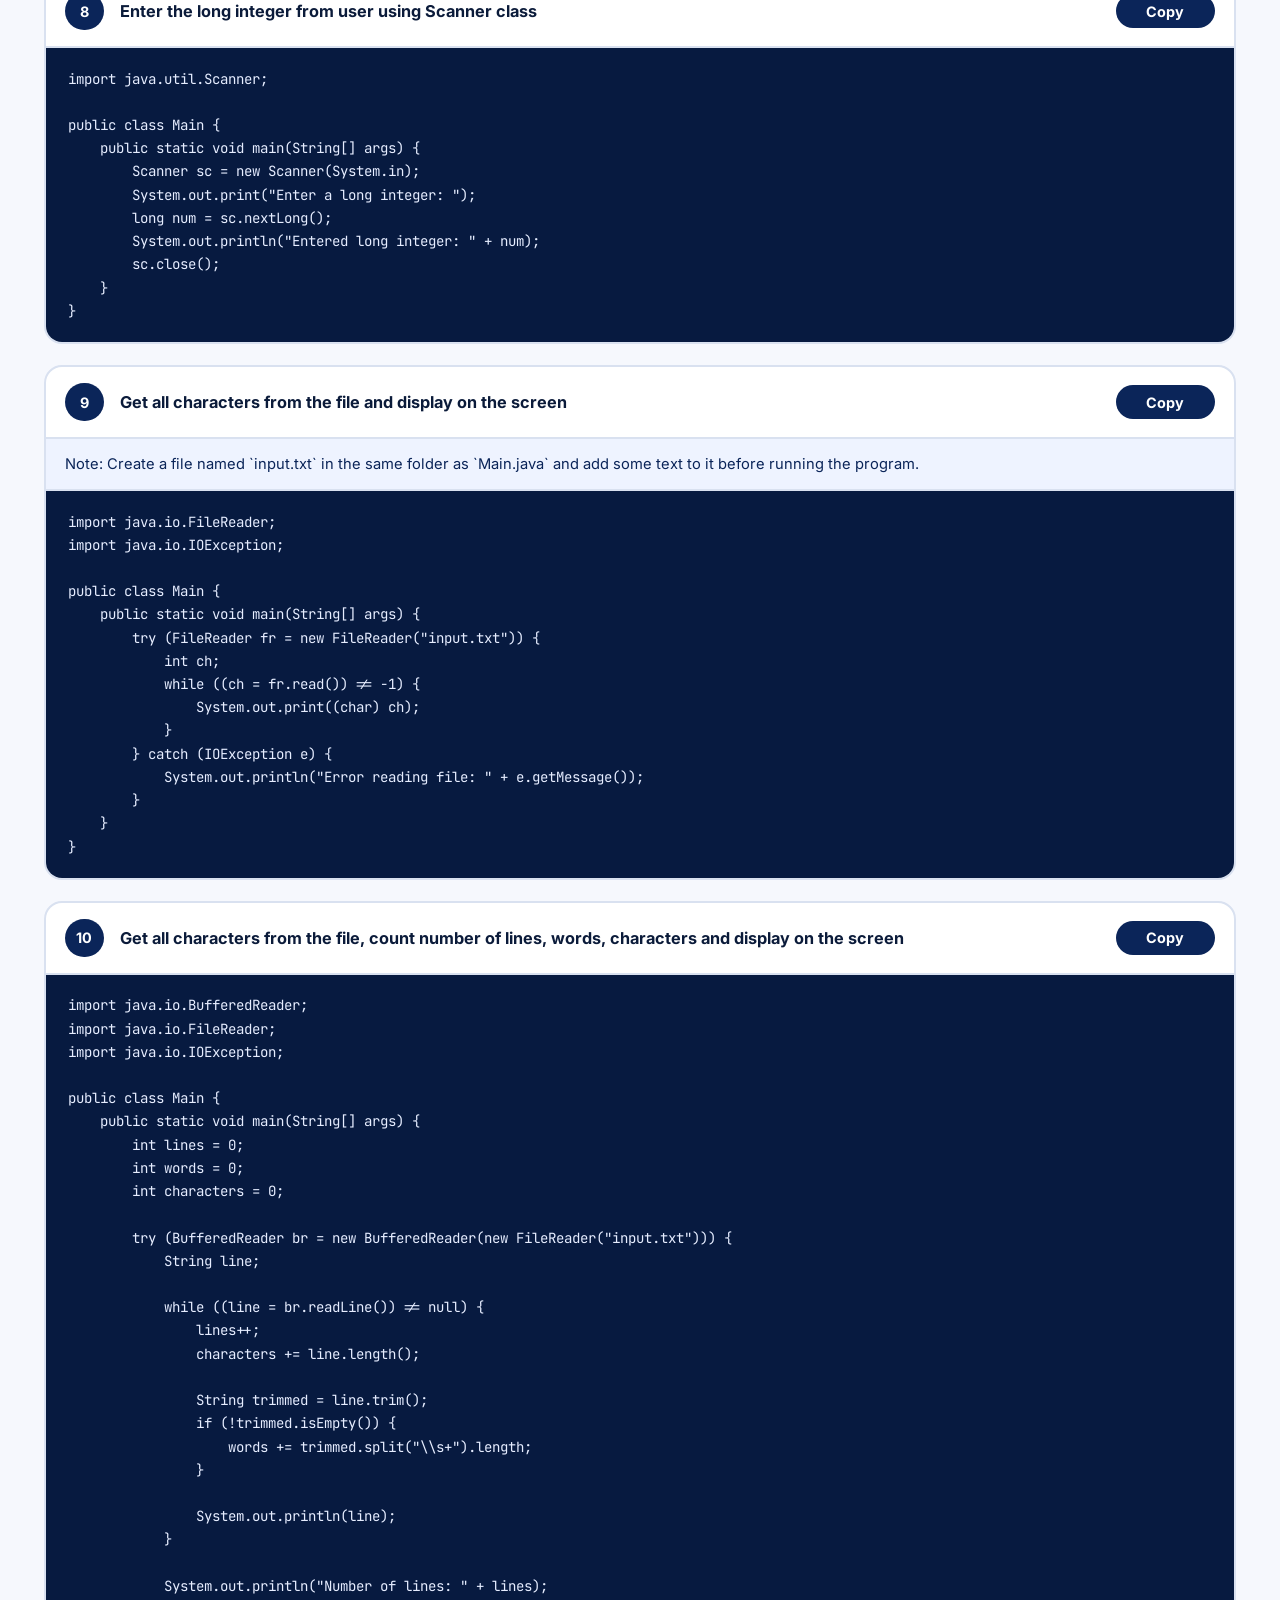
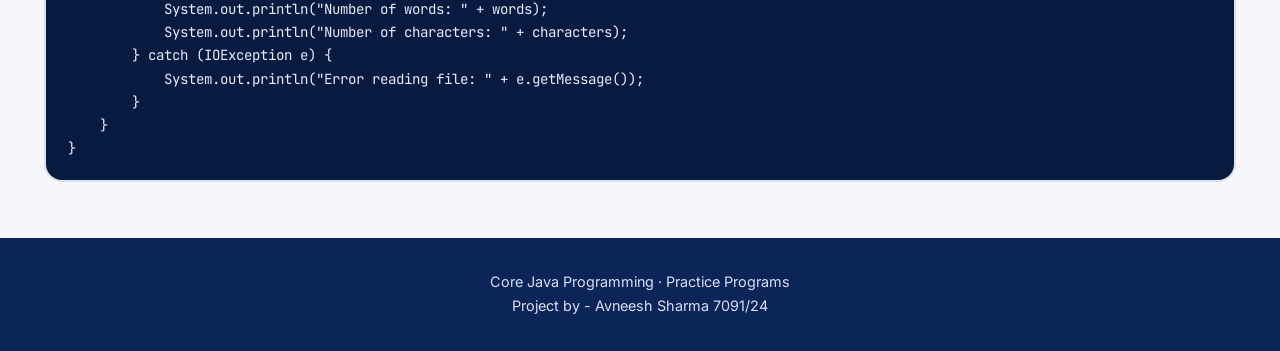
<file: input-output.html>
<!DOCTYPE html>
<html lang="en">
<head>
<meta charset="UTF-8">
<meta name="viewport" content="width=device-width, initial-scale=1.0">
<title>Input Output — Core Java Programming</title>
<link href="https://fonts.googleapis.com/css2?family=Inter:wght@400;500;600;700;800&family=JetBrains+Mono:wght@400;500;600&display=swap" rel="stylesheet">
<link rel="stylesheet" href="css/style.css">
</head>
<body data-slug="input-output">

<header class="hero hero-sm">
  <nav class="breadcrumb" aria-label="Breadcrumb">
    <a href="index.html">Core Java Programming</a>
    <span class="sep">›</span>
    <span>Input Output</span>
  </nav>
  <h1>Input Output</h1>
  <p>10 programs. Click Copy, paste into Notepad, save as <b>Main.java</b>, then run <b>javac Main.java</b> and <b>java Main</b> in cmd.</p>
</header>

<main class="wrap">
  <div class="toolbar">
    <a class="back" href="index.html">← All topics</a>
    <input id="search" type="search" placeholder="Search programs..." aria-label="Search programs" autocomplete="off">
    <span id="resultCount" class="result-count"></span>
  </div>
  <section id="programList" class="program-list" aria-label="Programs"></section>
  <p id="noMatch" class="no-match" hidden>No programs match your search.</p>
</main>

<footer>
  Core Java Programming · Practice Programs<br>
  Project by - Avneesh Sharma 7091/24
</footer>

<!--
  HOW TO EDIT: each program below is one <script type="text/plain"> block.
  Change the title in data-title="..." and the code between the tags.
  Code is written as plain text (no escaping needed). Do not write the closing script tag inside code.
-->
<script type="text/plain" class="program-src" data-num="1" data-title="Enter the character from user using InputStreamReader">import java.io.InputStreamReader;
import java.io.BufferedReader;
import java.io.IOException;

public class Main {
    public static void main(String[] args) throws IOException {
        InputStreamReader isr = new InputStreamReader(System.in);
        BufferedReader br = new BufferedReader(isr);
        System.out.print("Enter a character: ");
        char ch = (char) br.read();
        System.out.println("Entered character: " + ch);
    }
}</script>
<script type="text/plain" class="program-src" data-num="2" data-title="Enter the string from user using BufferedStreamReader">import java.io.BufferedReader;
import java.io.InputStreamReader;
import java.io.IOException;

public class Main {
    public static void main(String[] args) throws IOException {
        BufferedReader br = new BufferedReader(new InputStreamReader(System.in));
        System.out.print("Enter a string: ");
        String str = br.readLine();
        System.out.println("Entered string: " + str);
    }
}</script>
<script type="text/plain" class="program-src" data-num="3" data-title="Enter the integer from user using Scanner class">import java.util.Scanner;

public class Main {
    public static void main(String[] args) {
        Scanner sc = new Scanner(System.in);
        System.out.print("Enter an integer: ");
        int num = sc.nextInt();
        System.out.println("Entered integer: " + num);
        sc.close();
    }
}</script>
<script type="text/plain" class="program-src" data-num="4" data-title="Enter the float from user using Scanner class">import java.util.Scanner;

public class Main {
    public static void main(String[] args) {
        Scanner sc = new Scanner(System.in);
        System.out.print("Enter a float value: ");
        float num = sc.nextFloat();
        System.out.println("Entered float: " + num);
        sc.close();
    }
}</script>
<script type="text/plain" class="program-src" data-num="5" data-title="Enter the double from user using Scanner class">import java.util.Scanner;

public class Main {
    public static void main(String[] args) {
        Scanner sc = new Scanner(System.in);
        System.out.print("Enter a double value: ");
        double num = sc.nextDouble();
        System.out.println("Entered double: " + num);
        sc.close();
    }
}</script>
<script type="text/plain" class="program-src" data-num="6" data-title="Enter the boolean from user using Scanner class">import java.util.Scanner;

public class Main {
    public static void main(String[] args) {
        Scanner sc = new Scanner(System.in);
        System.out.print("Enter true or false: ");
        boolean value = sc.nextBoolean();
        System.out.println("Entered boolean: " + value);
        sc.close();
    }
}</script>
<script type="text/plain" class="program-src" data-num="7" data-title="Enter the short integer from user using Scanner class">import java.util.Scanner;

public class Main {
    public static void main(String[] args) {
        Scanner sc = new Scanner(System.in);
        System.out.print("Enter a short integer: ");
        short num = sc.nextShort();
        System.out.println("Entered short integer: " + num);
        sc.close();
    }
}</script>
<script type="text/plain" class="program-src" data-num="8" data-title="Enter the long integer from user using Scanner class">import java.util.Scanner;

public class Main {
    public static void main(String[] args) {
        Scanner sc = new Scanner(System.in);
        System.out.print("Enter a long integer: ");
        long num = sc.nextLong();
        System.out.println("Entered long integer: " + num);
        sc.close();
    }
}</script>
<script type="text/plain" class="program-src" data-num="9" data-title="Get all characters from the file and display on the screen" data-note="Note: Create a file named `input.txt` in the same folder as `Main.java` and add some text to it before running the program.">import java.io.FileReader;
import java.io.IOException;

public class Main {
    public static void main(String[] args) {
        try (FileReader fr = new FileReader("input.txt")) {
            int ch;
            while ((ch = fr.read()) != -1) {
                System.out.print((char) ch);
            }
        } catch (IOException e) {
            System.out.println("Error reading file: " + e.getMessage());
        }
    }
}</script>
<script type="text/plain" class="program-src" data-num="10" data-title="Get all characters from the file, count number of lines, words, characters and display on the screen">import java.io.BufferedReader;
import java.io.FileReader;
import java.io.IOException;

public class Main {
    public static void main(String[] args) {
        int lines = 0;
        int words = 0;
        int characters = 0;

        try (BufferedReader br = new BufferedReader(new FileReader("input.txt"))) {
            String line;

            while ((line = br.readLine()) != null) {
                lines++;
                characters += line.length();

                String trimmed = line.trim();
                if (!trimmed.isEmpty()) {
                    words += trimmed.split("\\s+").length;
                }

                System.out.println(line);
            }

            System.out.println("Number of lines: " + lines);
            System.out.println("Number of words: " + words);
            System.out.println("Number of characters: " + characters);
        } catch (IOException e) {
            System.out.println("Error reading file: " + e.getMessage());
        }
    }
}</script>

<script src="js/topic.js"></script>
</body>
</html>
</file>
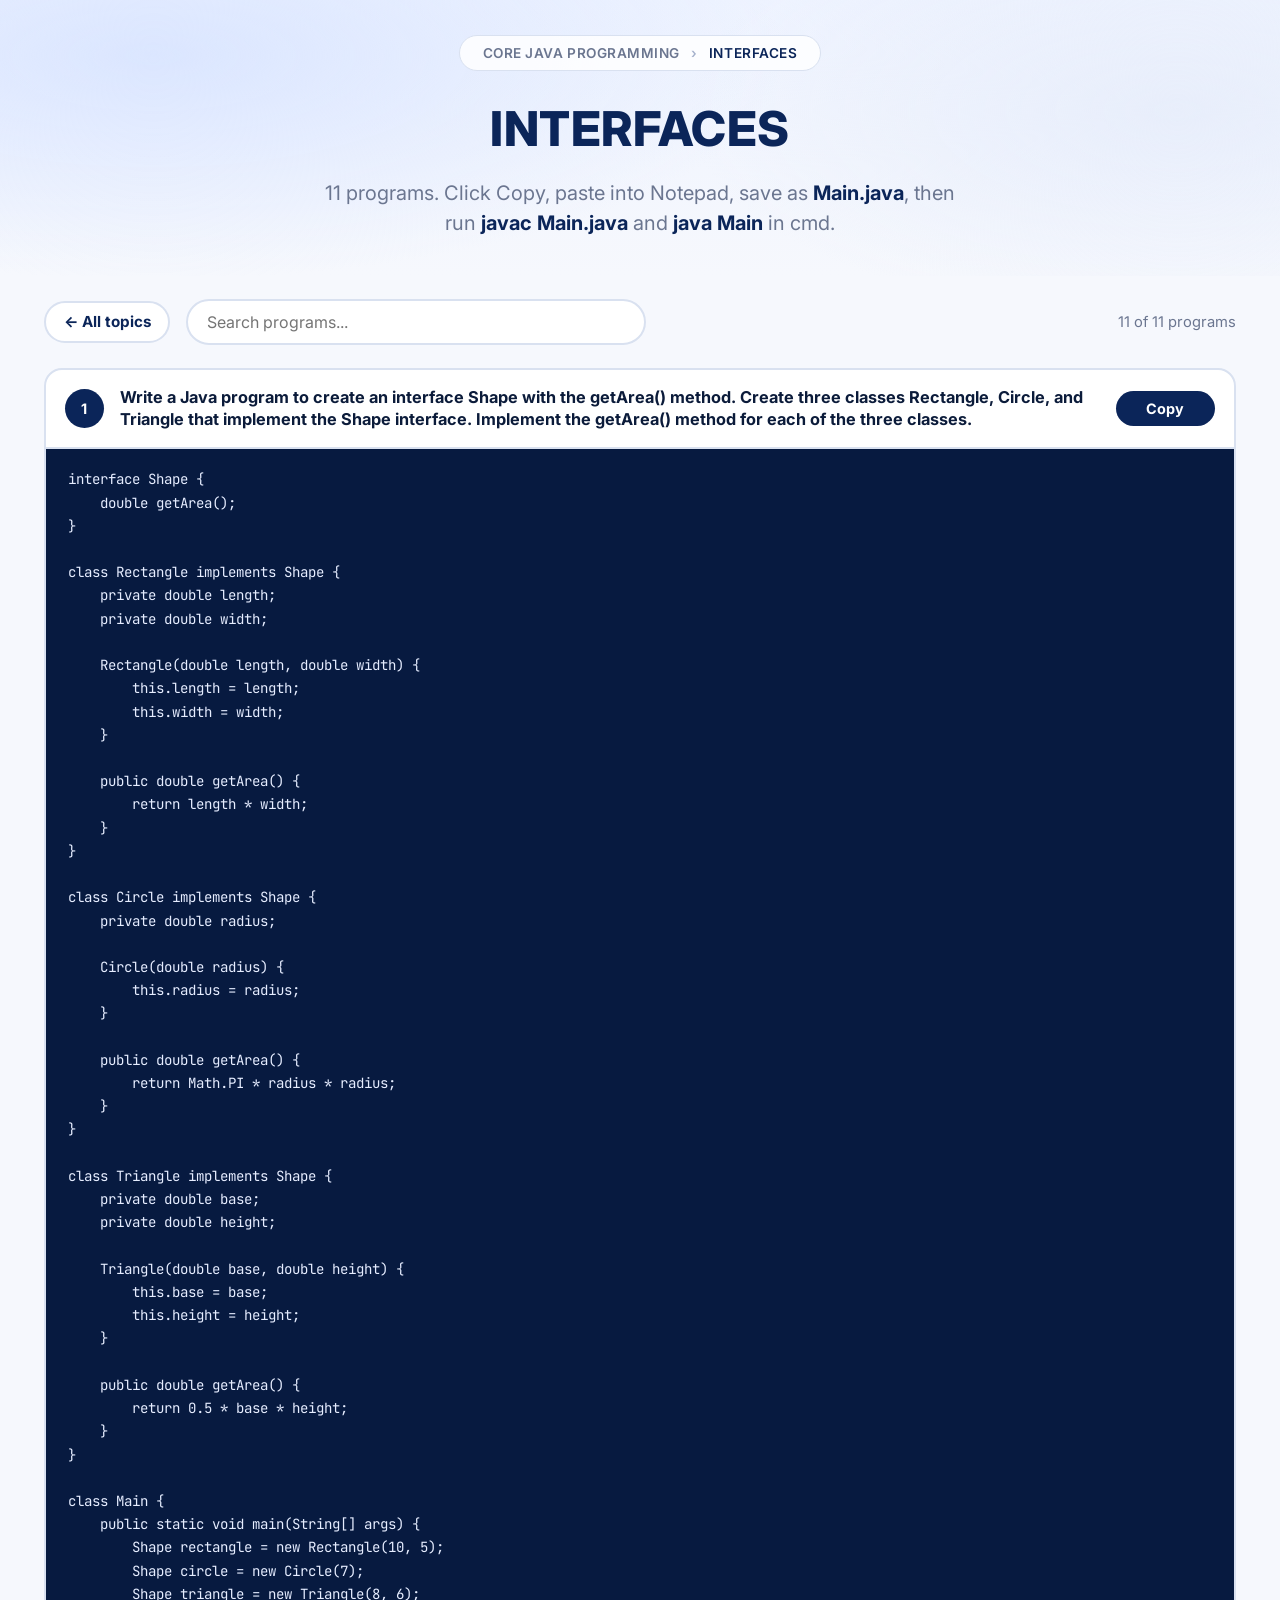
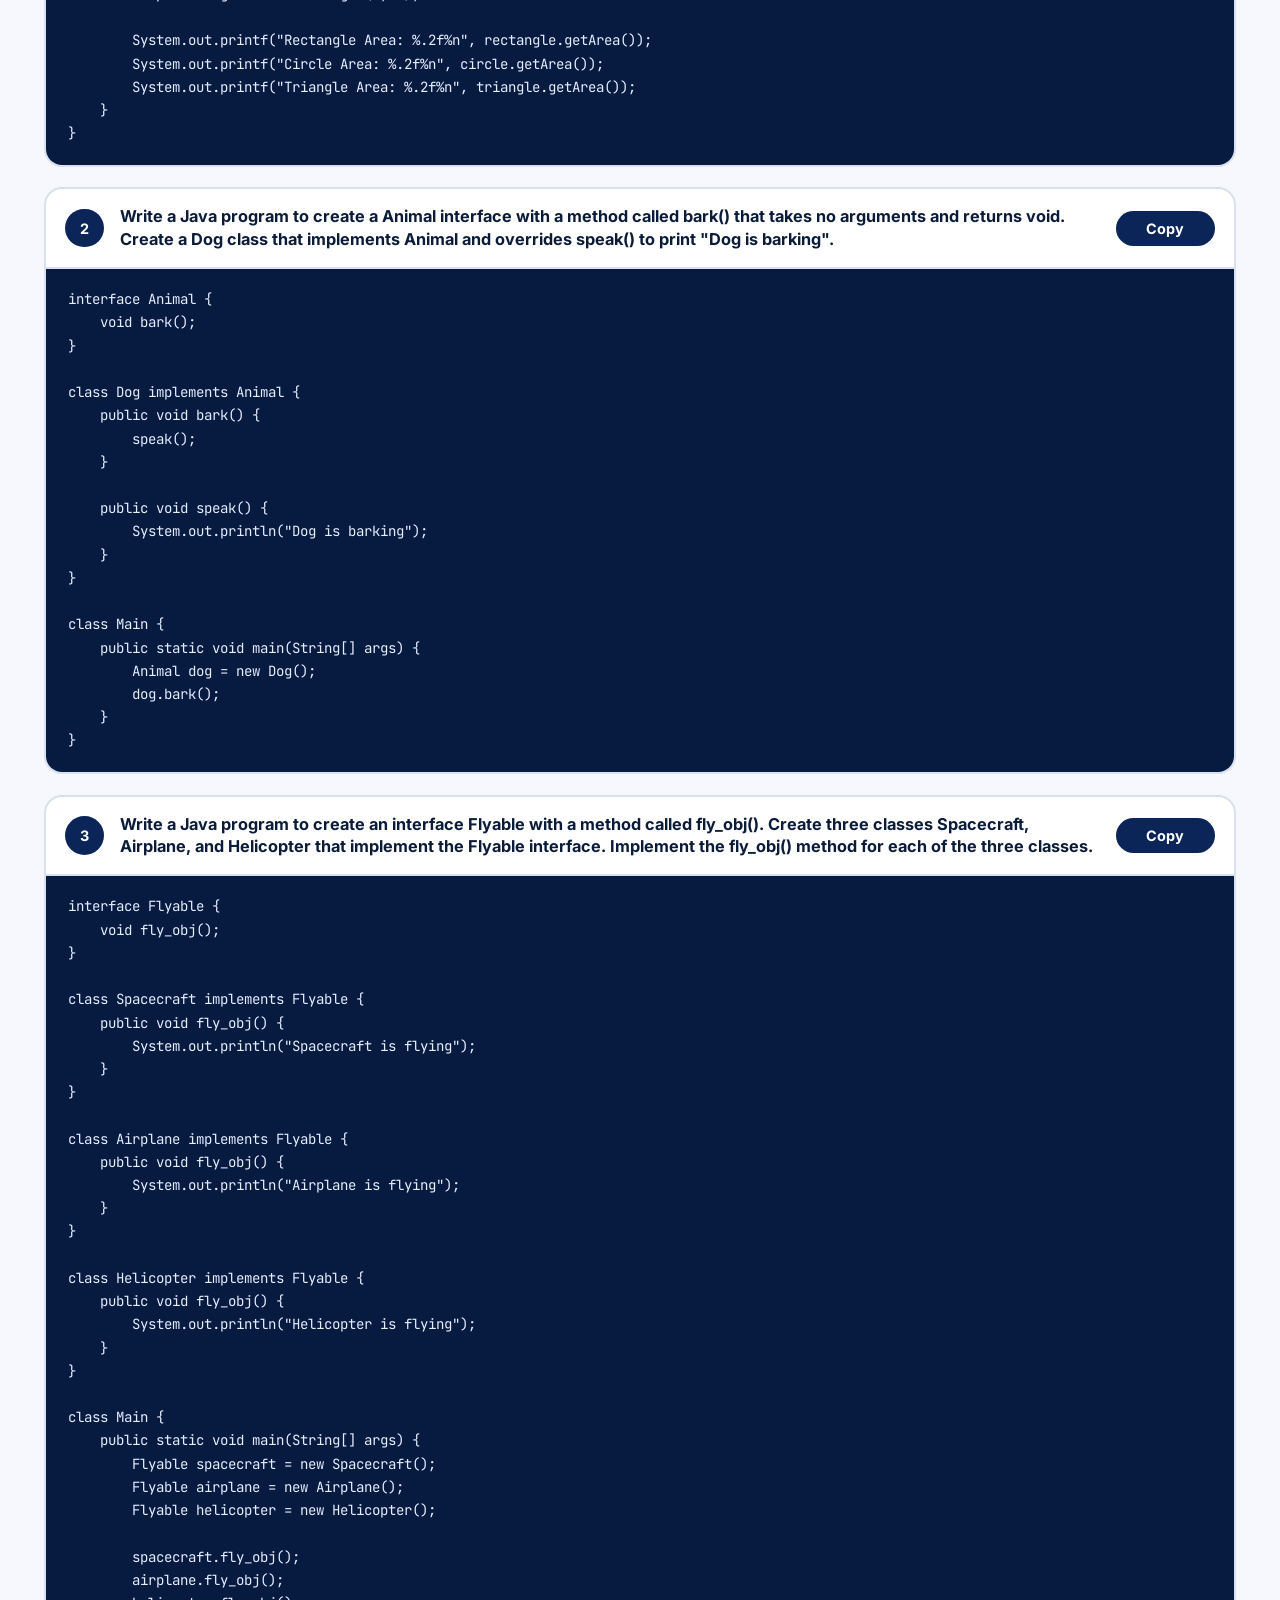
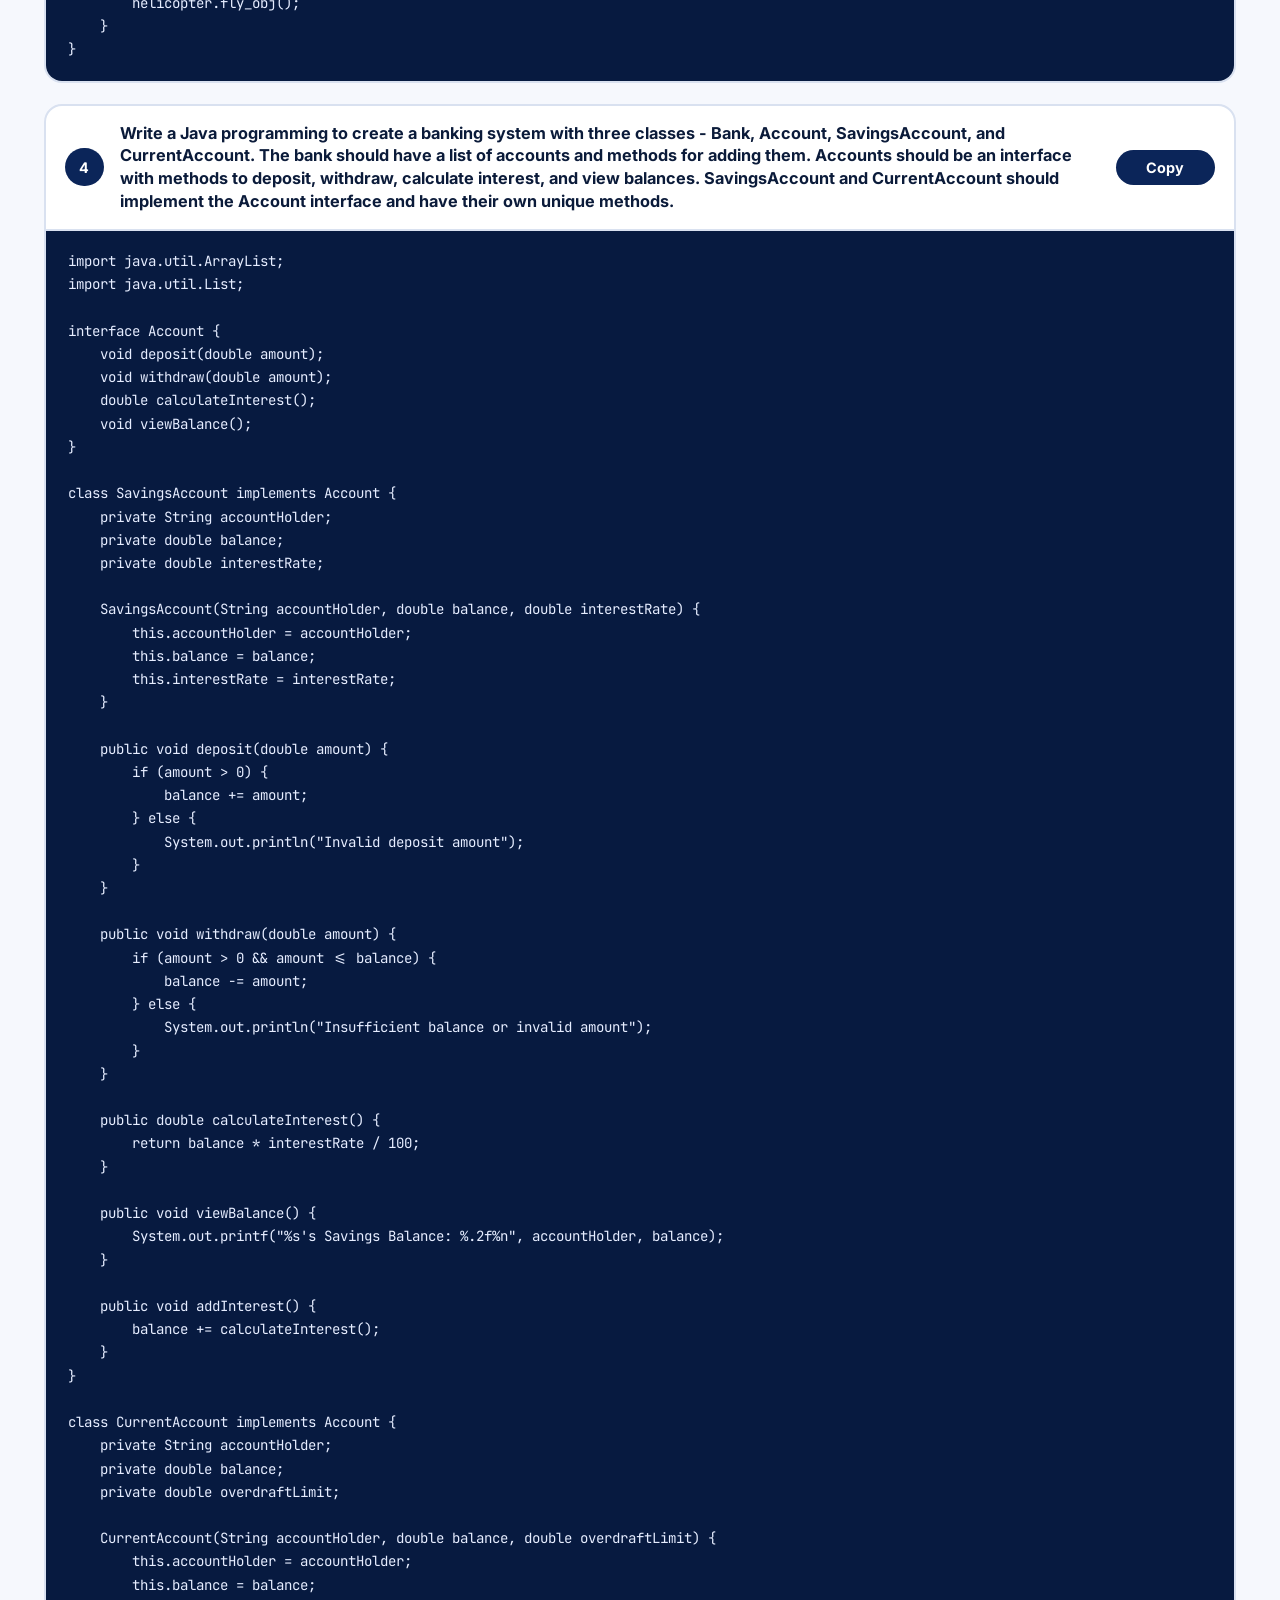
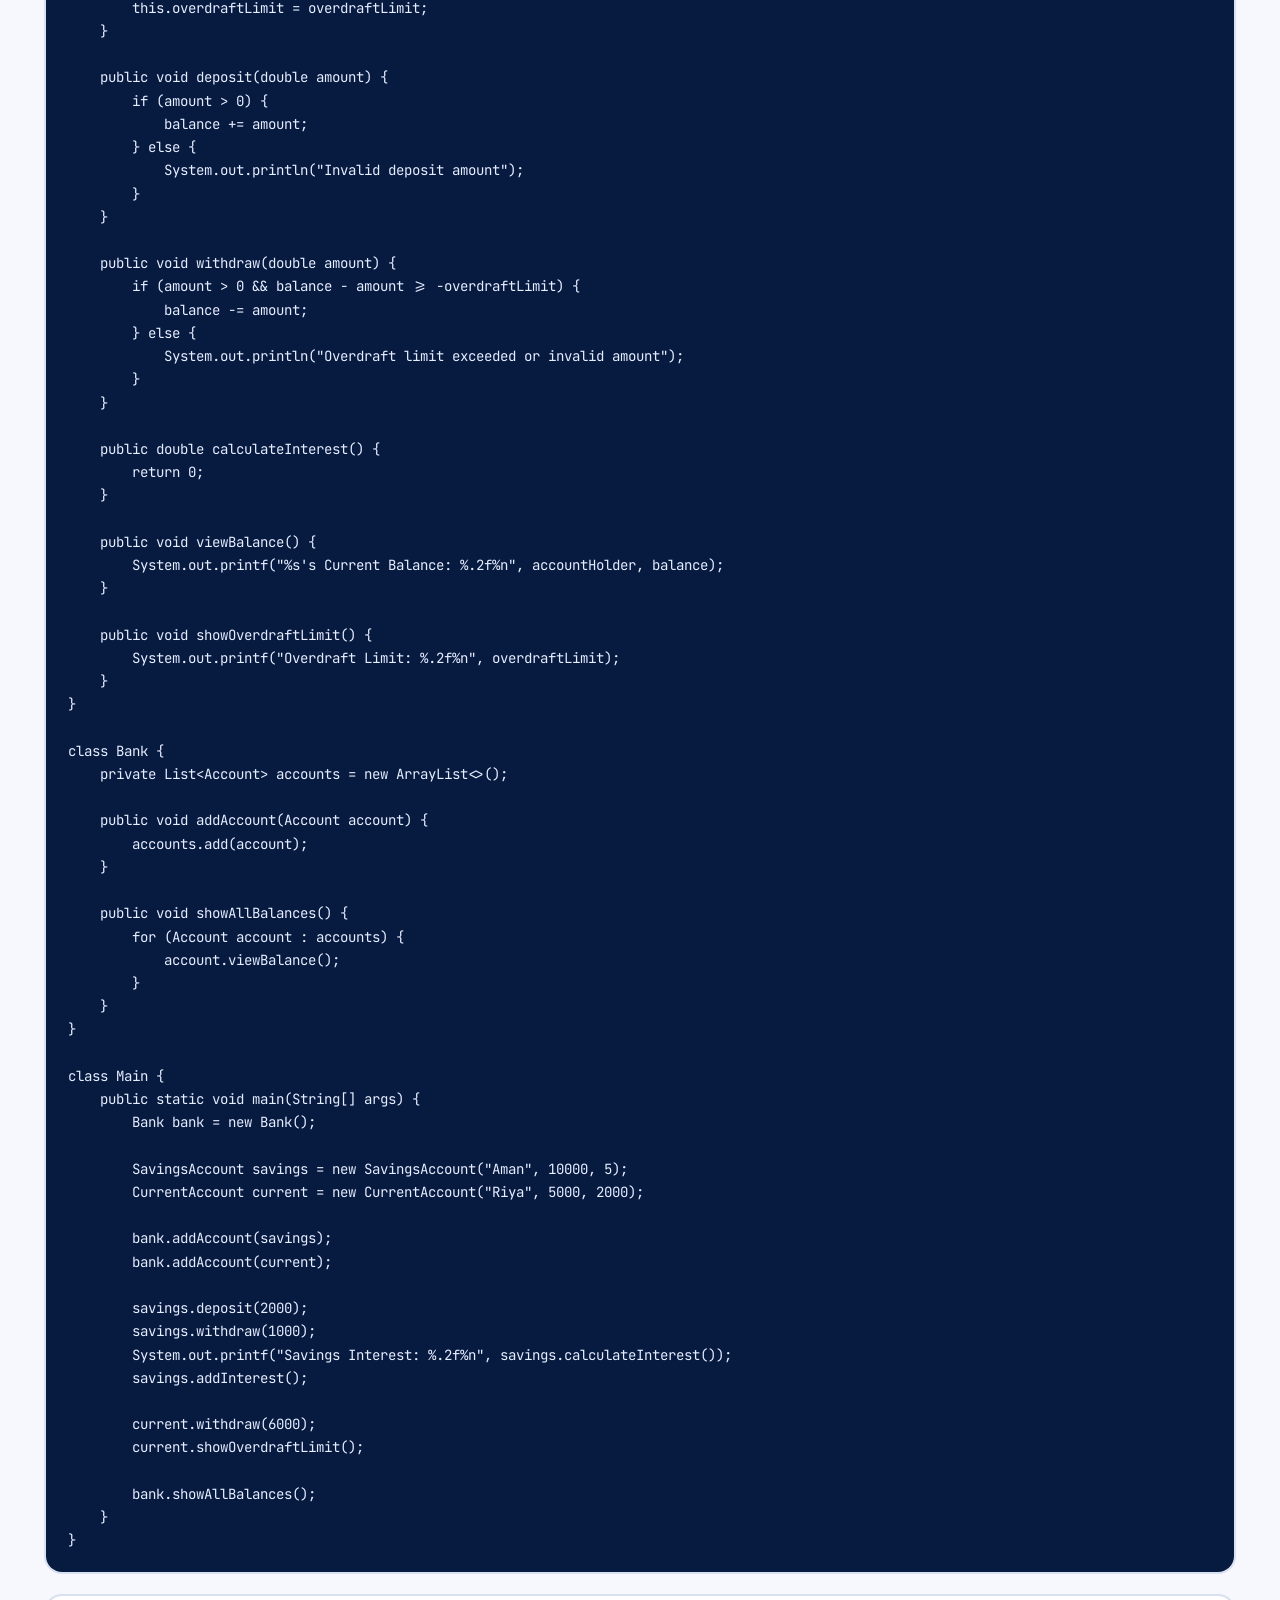
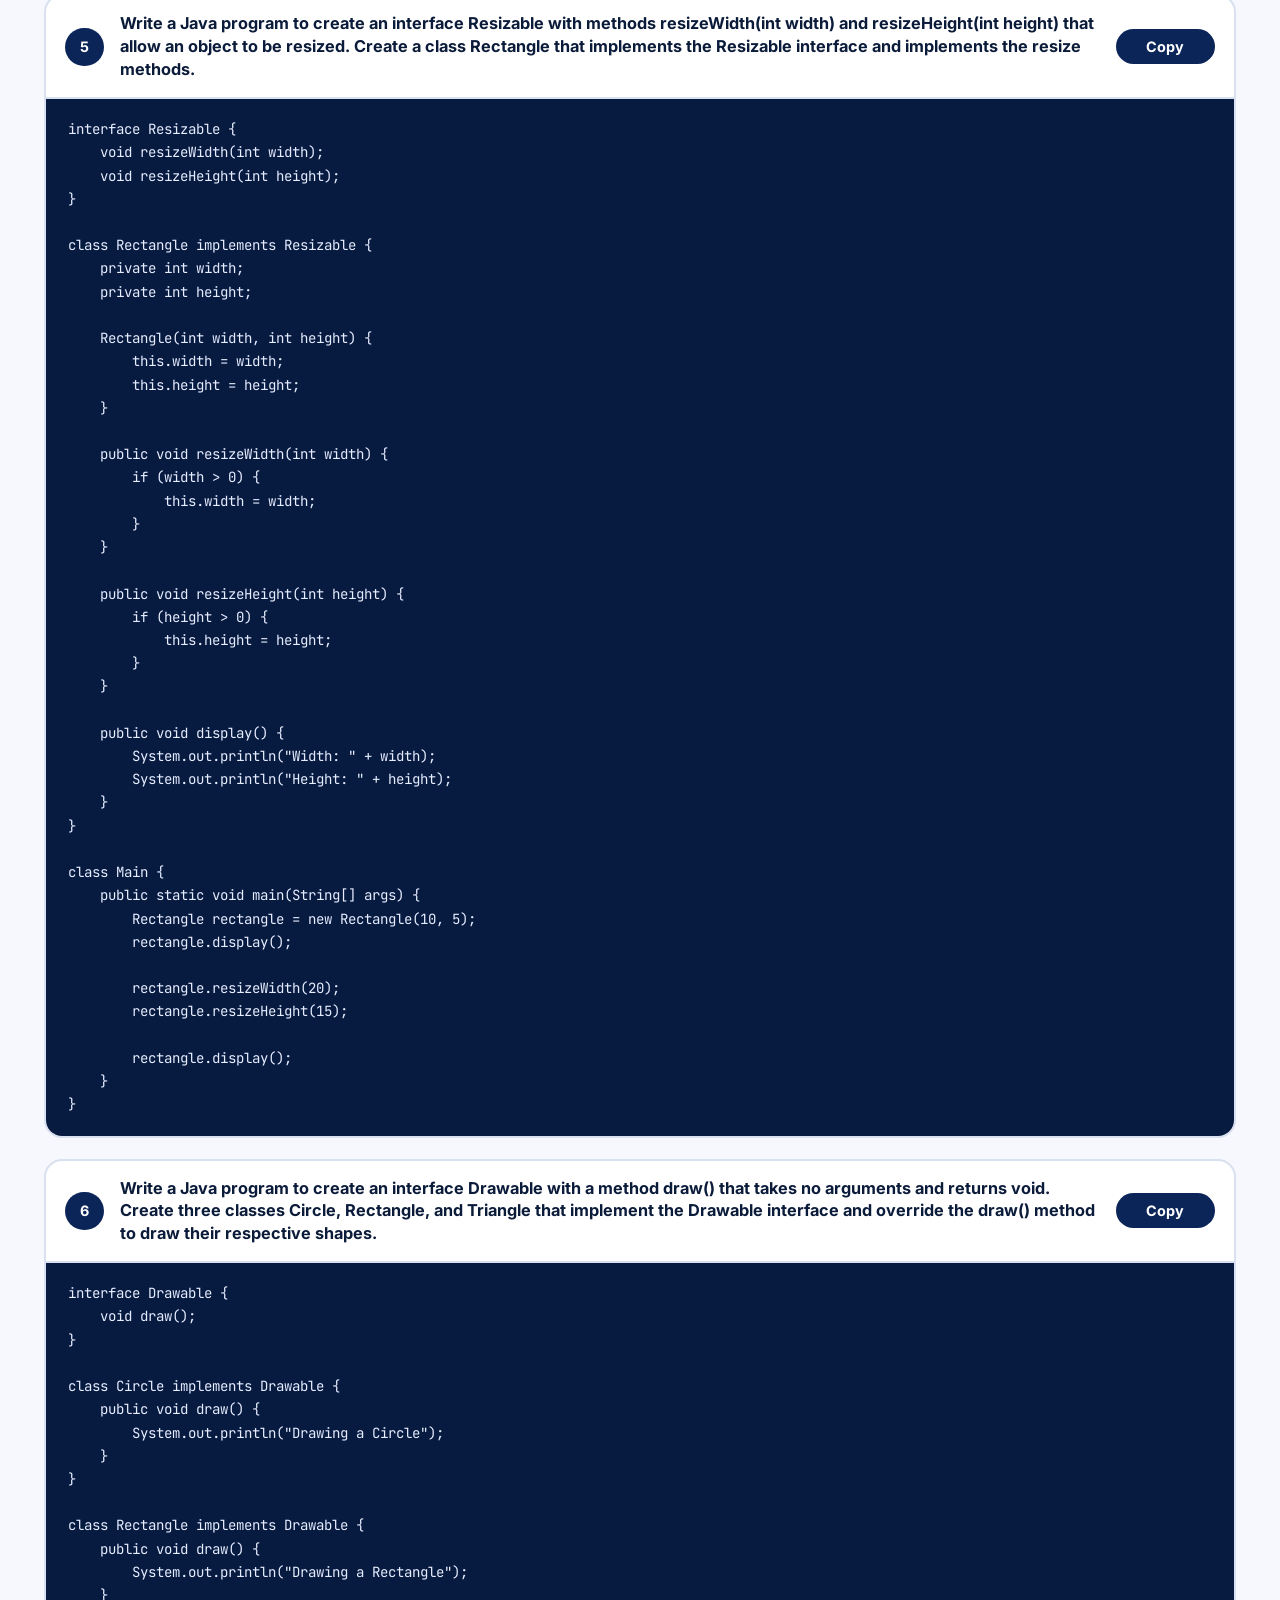
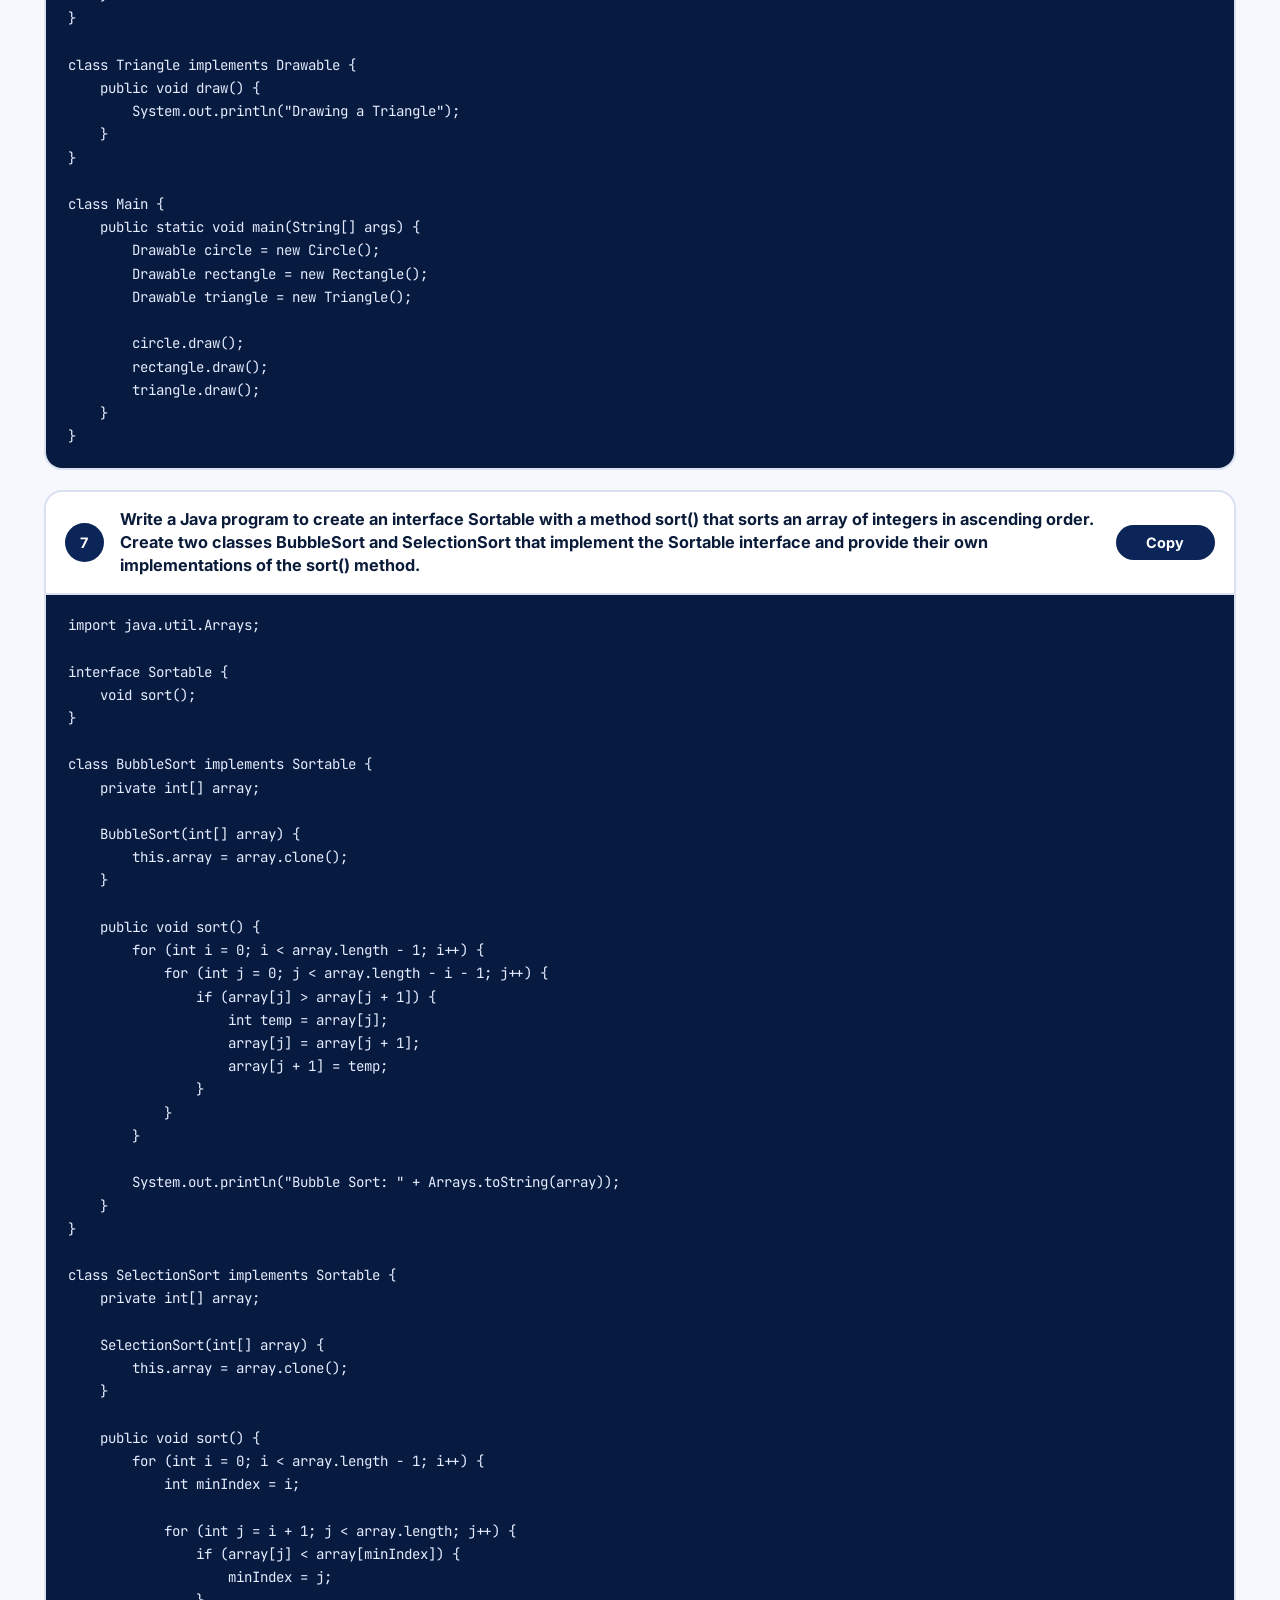
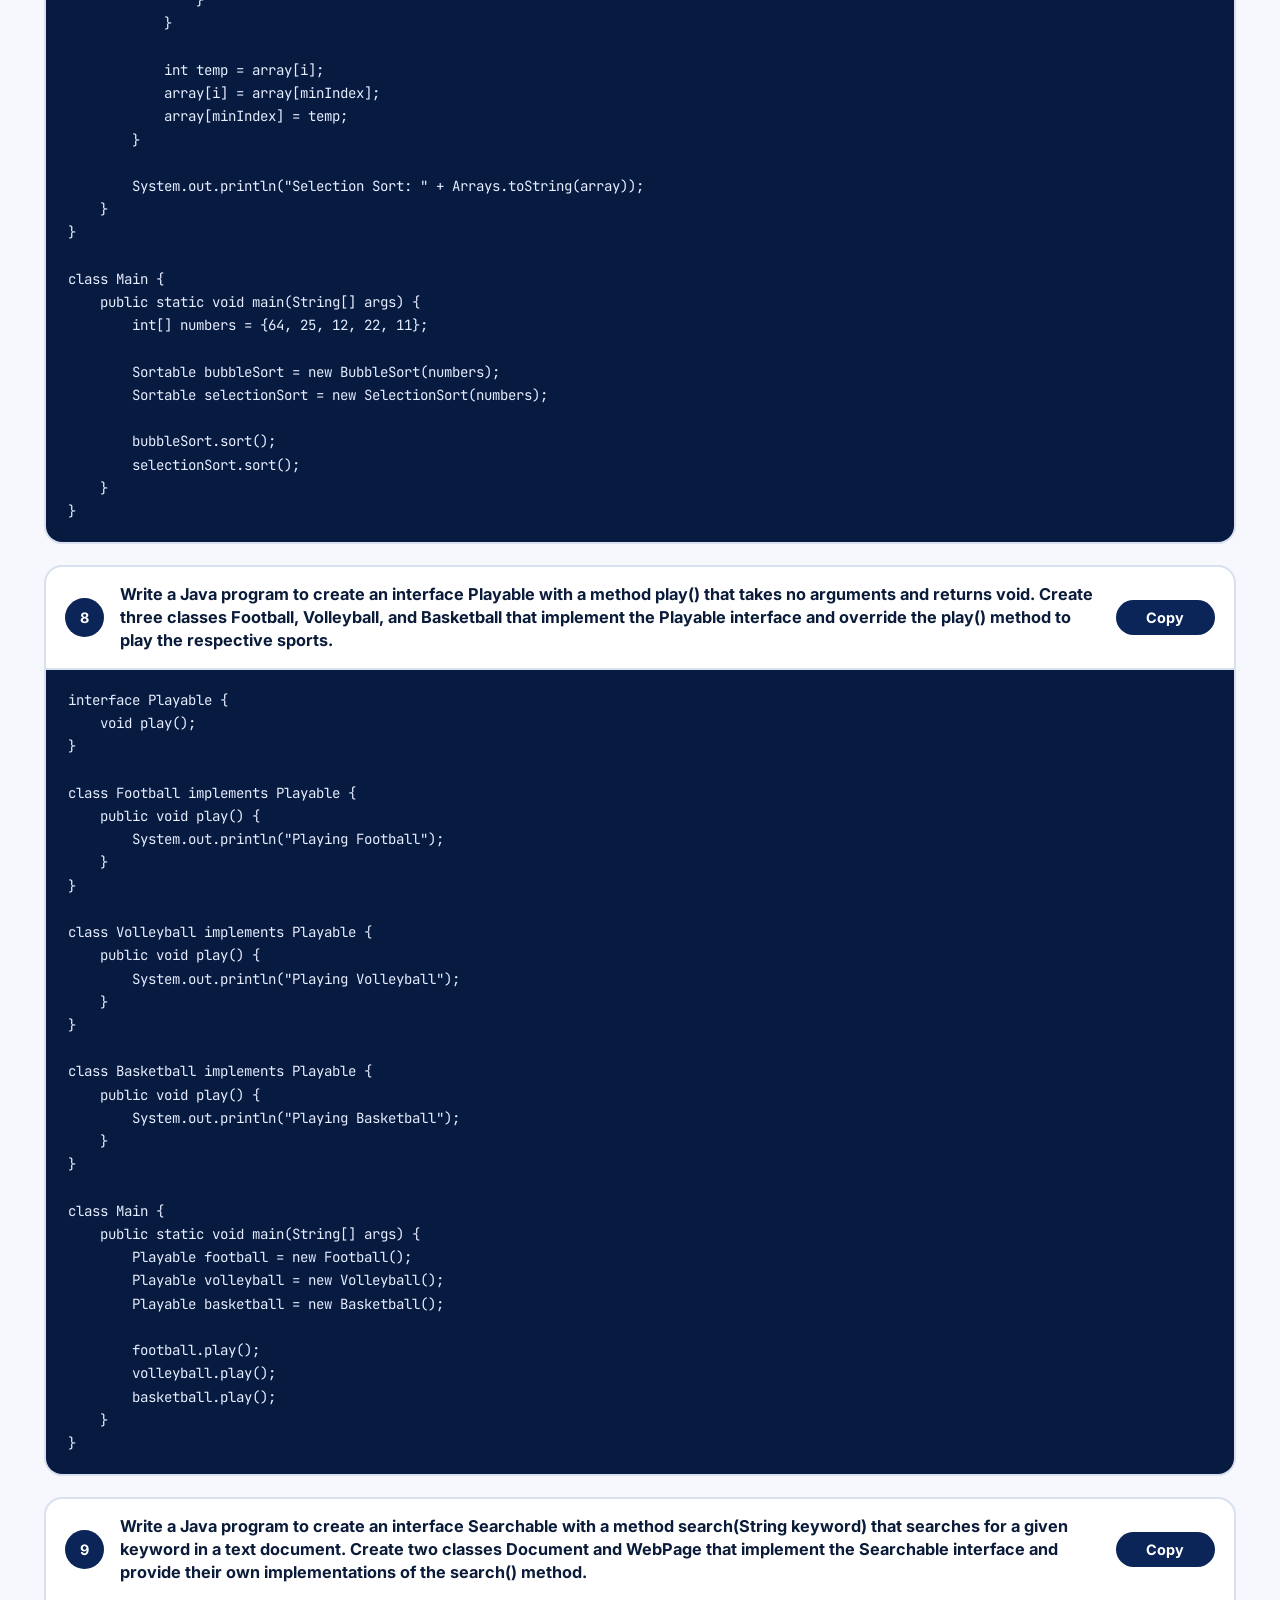
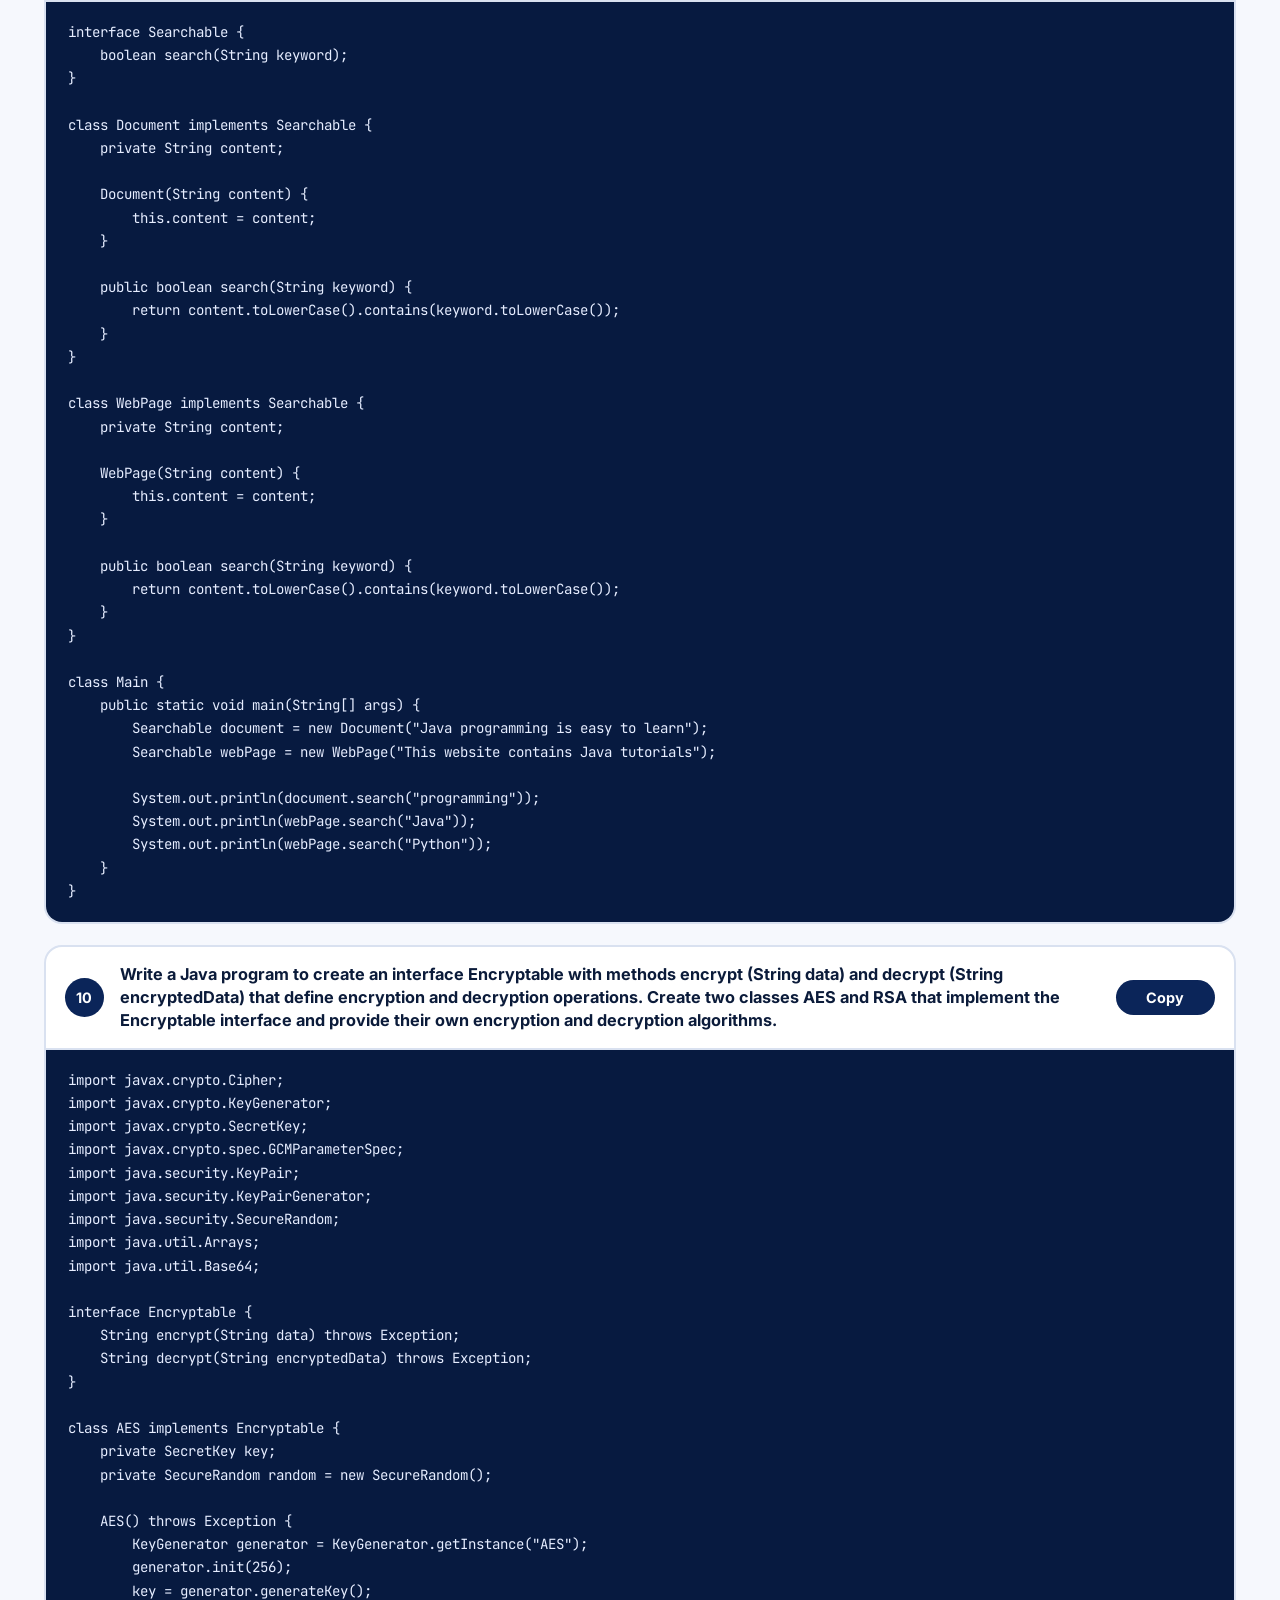
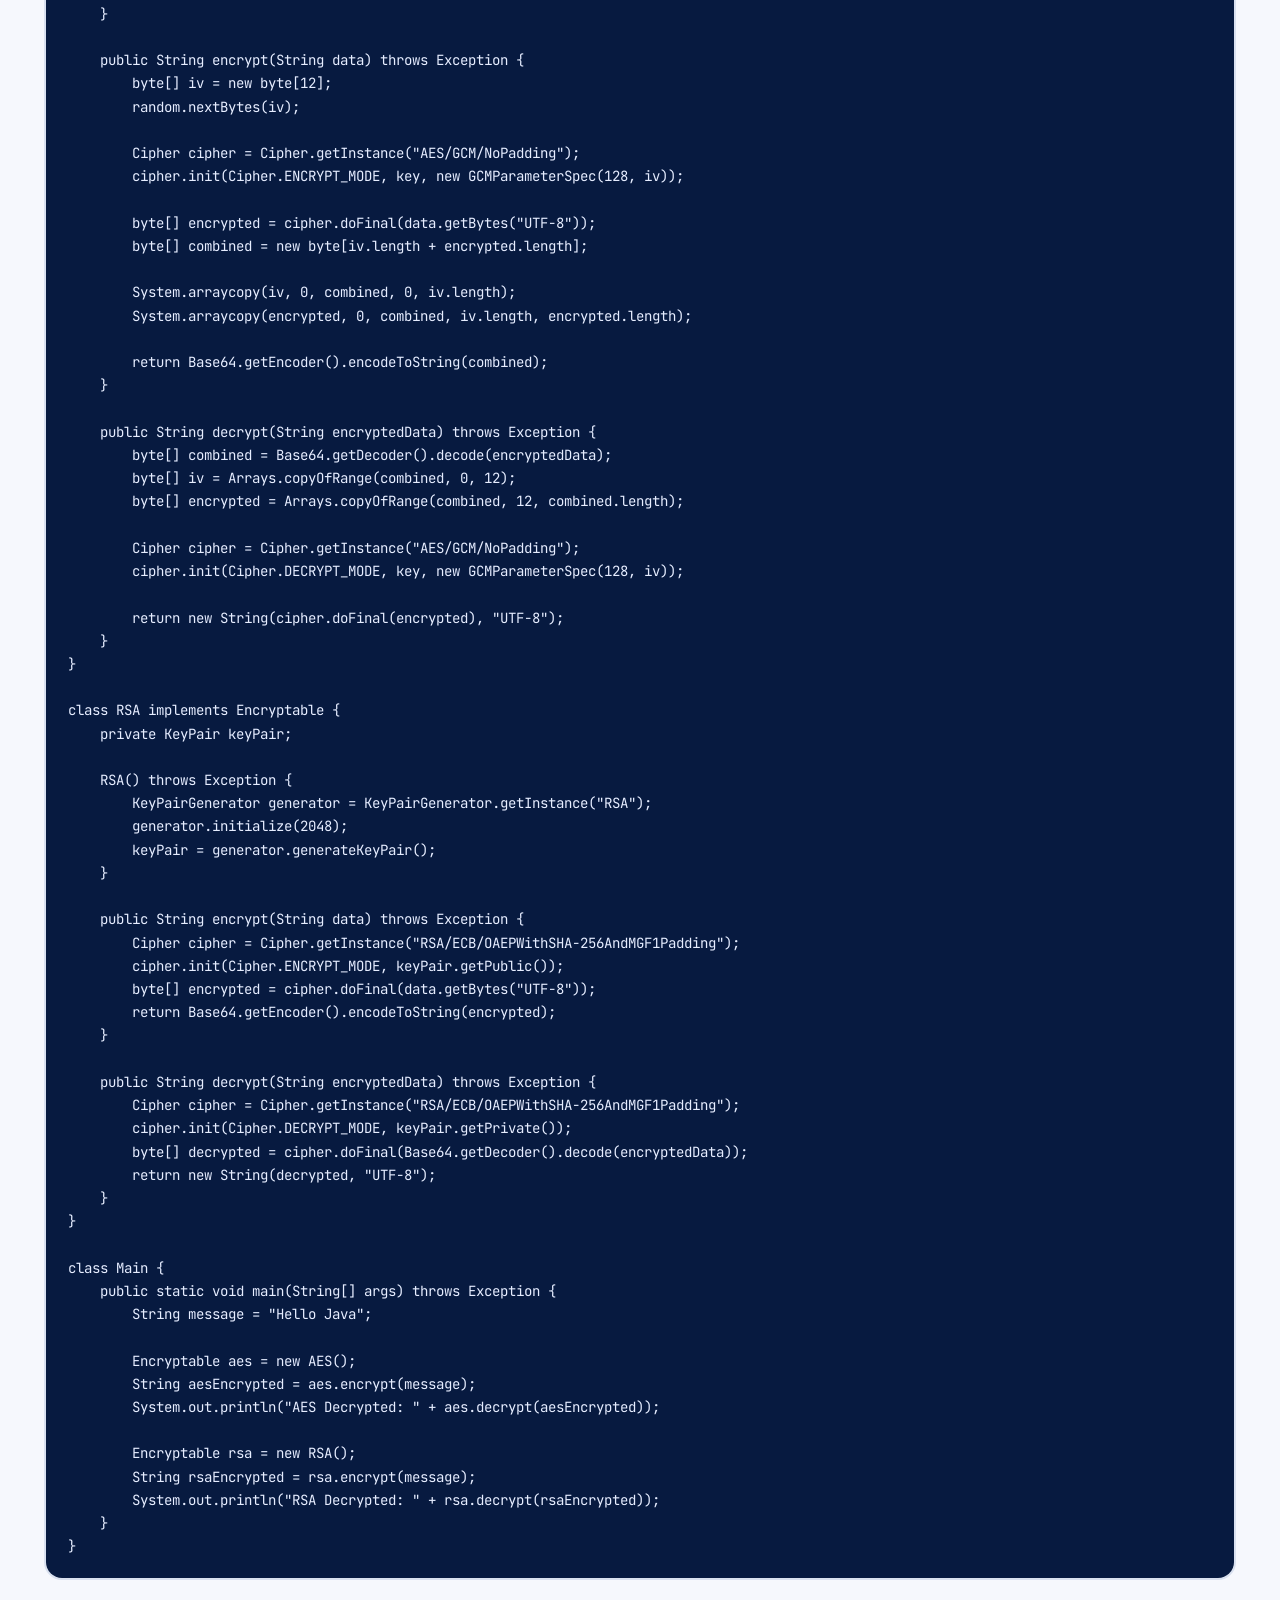
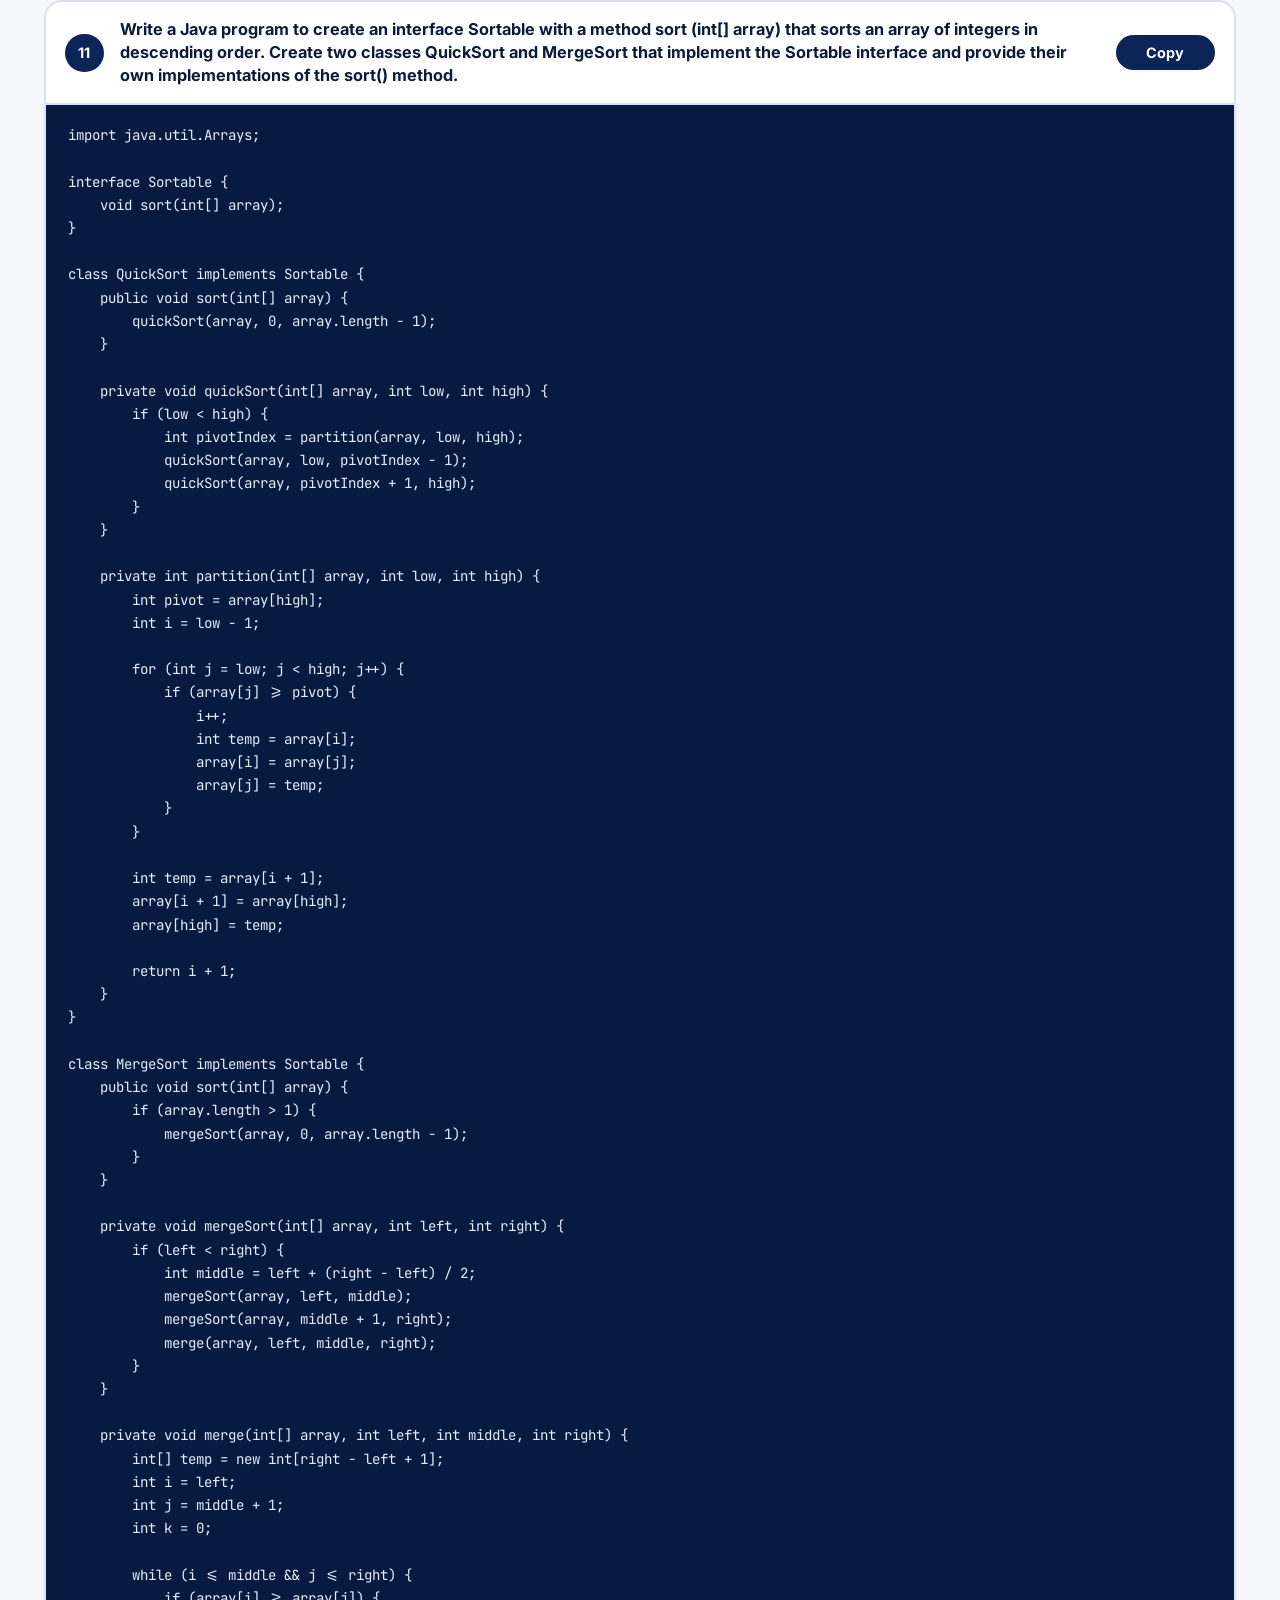
<file: interfaces.html>
<!DOCTYPE html>
<html lang="en">
<head>
<meta charset="UTF-8">
<meta name="viewport" content="width=device-width, initial-scale=1.0">
<title>Interfaces — Core Java Programming</title>
<link href="https://fonts.googleapis.com/css2?family=Inter:wght@400;500;600;700;800&family=JetBrains+Mono:wght@400;500;600&display=swap" rel="stylesheet">
<link rel="stylesheet" href="css/style.css">
</head>
<body data-slug="interfaces">

<header class="hero hero-sm">
  <nav class="breadcrumb" aria-label="Breadcrumb">
    <a href="index.html">Core Java Programming</a>
    <span class="sep">›</span>
    <span>Interfaces</span>
  </nav>
  <h1>Interfaces</h1>
  <p>11 programs. Click Copy, paste into Notepad, save as <b>Main.java</b>, then run <b>javac Main.java</b> and <b>java Main</b> in cmd.</p>
</header>

<main class="wrap">
  <div class="toolbar">
    <a class="back" href="index.html">← All topics</a>
    <input id="search" type="search" placeholder="Search programs..." aria-label="Search programs" autocomplete="off">
    <span id="resultCount" class="result-count"></span>
  </div>
  <section id="programList" class="program-list" aria-label="Programs"></section>
  <p id="noMatch" class="no-match" hidden>No programs match your search.</p>
</main>

<footer>
  Core Java Programming · Practice Programs<br>
  Project by - Avneesh Sharma 7091/24
</footer>

<!--
  HOW TO EDIT: each program below is one <script type="text/plain"> block.
  Change the title in data-title="..." and the code between the tags.
  Code is written as plain text (no escaping needed). Do not write the closing script tag inside code.
-->
<script type="text/plain" class="program-src" data-num="1" data-title="Write a Java program to create an interface Shape with the getArea() method. Create three classes Rectangle, Circle, and Triangle that implement the Shape interface. Implement the getArea() method for each of the three classes.">interface Shape {
    double getArea();
}

class Rectangle implements Shape {
    private double length;
    private double width;

    Rectangle(double length, double width) {
        this.length = length;
        this.width = width;
    }

    public double getArea() {
        return length * width;
    }
}

class Circle implements Shape {
    private double radius;

    Circle(double radius) {
        this.radius = radius;
    }

    public double getArea() {
        return Math.PI * radius * radius;
    }
}

class Triangle implements Shape {
    private double base;
    private double height;

    Triangle(double base, double height) {
        this.base = base;
        this.height = height;
    }

    public double getArea() {
        return 0.5 * base * height;
    }
}

class Main {
    public static void main(String[] args) {
        Shape rectangle = new Rectangle(10, 5);
        Shape circle = new Circle(7);
        Shape triangle = new Triangle(8, 6);

        System.out.printf("Rectangle Area: %.2f%n", rectangle.getArea());
        System.out.printf("Circle Area: %.2f%n", circle.getArea());
        System.out.printf("Triangle Area: %.2f%n", triangle.getArea());
    }
}</script>
<script type="text/plain" class="program-src" data-num="2" data-title="Write a Java program to create a Animal interface with a method called bark() that takes no arguments and returns void. Create a Dog class that implements Animal and overrides speak() to print &quot;Dog is barking&quot;.">interface Animal {
    void bark();
}

class Dog implements Animal {
    public void bark() {
        speak();
    }

    public void speak() {
        System.out.println("Dog is barking");
    }
}

class Main {
    public static void main(String[] args) {
        Animal dog = new Dog();
        dog.bark();
    }
}</script>
<script type="text/plain" class="program-src" data-num="3" data-title="Write a Java program to create an interface Flyable with a method called fly_obj(). Create three classes Spacecraft, Airplane, and Helicopter that implement the Flyable interface. Implement the fly_obj() method for each of the three classes.">interface Flyable {
    void fly_obj();
}

class Spacecraft implements Flyable {
    public void fly_obj() {
        System.out.println("Spacecraft is flying");
    }
}

class Airplane implements Flyable {
    public void fly_obj() {
        System.out.println("Airplane is flying");
    }
}

class Helicopter implements Flyable {
    public void fly_obj() {
        System.out.println("Helicopter is flying");
    }
}

class Main {
    public static void main(String[] args) {
        Flyable spacecraft = new Spacecraft();
        Flyable airplane = new Airplane();
        Flyable helicopter = new Helicopter();

        spacecraft.fly_obj();
        airplane.fly_obj();
        helicopter.fly_obj();
    }
}</script>
<script type="text/plain" class="program-src" data-num="4" data-title="Write a Java programming to create a banking system with three classes - Bank, Account, SavingsAccount, and CurrentAccount. The bank should have a list of accounts and methods for adding them. Accounts should be an interface with methods to deposit, withdraw, calculate interest, and view balances. SavingsAccount and CurrentAccount should implement the Account interface and have their own unique methods.">import java.util.ArrayList;
import java.util.List;

interface Account {
    void deposit(double amount);
    void withdraw(double amount);
    double calculateInterest();
    void viewBalance();
}

class SavingsAccount implements Account {
    private String accountHolder;
    private double balance;
    private double interestRate;

    SavingsAccount(String accountHolder, double balance, double interestRate) {
        this.accountHolder = accountHolder;
        this.balance = balance;
        this.interestRate = interestRate;
    }

    public void deposit(double amount) {
        if (amount > 0) {
            balance += amount;
        } else {
            System.out.println("Invalid deposit amount");
        }
    }

    public void withdraw(double amount) {
        if (amount > 0 && amount <= balance) {
            balance -= amount;
        } else {
            System.out.println("Insufficient balance or invalid amount");
        }
    }

    public double calculateInterest() {
        return balance * interestRate / 100;
    }

    public void viewBalance() {
        System.out.printf("%s's Savings Balance: %.2f%n", accountHolder, balance);
    }

    public void addInterest() {
        balance += calculateInterest();
    }
}

class CurrentAccount implements Account {
    private String accountHolder;
    private double balance;
    private double overdraftLimit;

    CurrentAccount(String accountHolder, double balance, double overdraftLimit) {
        this.accountHolder = accountHolder;
        this.balance = balance;
        this.overdraftLimit = overdraftLimit;
    }

    public void deposit(double amount) {
        if (amount > 0) {
            balance += amount;
        } else {
            System.out.println("Invalid deposit amount");
        }
    }

    public void withdraw(double amount) {
        if (amount > 0 && balance - amount >= -overdraftLimit) {
            balance -= amount;
        } else {
            System.out.println("Overdraft limit exceeded or invalid amount");
        }
    }

    public double calculateInterest() {
        return 0;
    }

    public void viewBalance() {
        System.out.printf("%s's Current Balance: %.2f%n", accountHolder, balance);
    }

    public void showOverdraftLimit() {
        System.out.printf("Overdraft Limit: %.2f%n", overdraftLimit);
    }
}

class Bank {
    private List<Account> accounts = new ArrayList<>();

    public void addAccount(Account account) {
        accounts.add(account);
    }

    public void showAllBalances() {
        for (Account account : accounts) {
            account.viewBalance();
        }
    }
}

class Main {
    public static void main(String[] args) {
        Bank bank = new Bank();

        SavingsAccount savings = new SavingsAccount("Aman", 10000, 5);
        CurrentAccount current = new CurrentAccount("Riya", 5000, 2000);

        bank.addAccount(savings);
        bank.addAccount(current);

        savings.deposit(2000);
        savings.withdraw(1000);
        System.out.printf("Savings Interest: %.2f%n", savings.calculateInterest());
        savings.addInterest();

        current.withdraw(6000);
        current.showOverdraftLimit();

        bank.showAllBalances();
    }
}</script>
<script type="text/plain" class="program-src" data-num="5" data-title="Write a Java program to create an interface Resizable with methods resizeWidth(int width) and resizeHeight(int height) that allow an object to be resized. Create a class Rectangle that implements the Resizable interface and implements the resize methods.">interface Resizable {
    void resizeWidth(int width);
    void resizeHeight(int height);
}

class Rectangle implements Resizable {
    private int width;
    private int height;

    Rectangle(int width, int height) {
        this.width = width;
        this.height = height;
    }

    public void resizeWidth(int width) {
        if (width > 0) {
            this.width = width;
        }
    }

    public void resizeHeight(int height) {
        if (height > 0) {
            this.height = height;
        }
    }

    public void display() {
        System.out.println("Width: " + width);
        System.out.println("Height: " + height);
    }
}

class Main {
    public static void main(String[] args) {
        Rectangle rectangle = new Rectangle(10, 5);
        rectangle.display();

        rectangle.resizeWidth(20);
        rectangle.resizeHeight(15);

        rectangle.display();
    }
}</script>
<script type="text/plain" class="program-src" data-num="6" data-title="Write a Java program to create an interface Drawable with a method draw() that takes no arguments and returns void. Create three classes Circle, Rectangle, and Triangle that implement the Drawable interface and override the draw() method to draw their respective shapes.">interface Drawable {
    void draw();
}

class Circle implements Drawable {
    public void draw() {
        System.out.println("Drawing a Circle");
    }
}

class Rectangle implements Drawable {
    public void draw() {
        System.out.println("Drawing a Rectangle");
    }
}

class Triangle implements Drawable {
    public void draw() {
        System.out.println("Drawing a Triangle");
    }
}

class Main {
    public static void main(String[] args) {
        Drawable circle = new Circle();
        Drawable rectangle = new Rectangle();
        Drawable triangle = new Triangle();

        circle.draw();
        rectangle.draw();
        triangle.draw();
    }
}</script>
<script type="text/plain" class="program-src" data-num="7" data-title="Write a Java program to create an interface Sortable with a method sort() that sorts an array of integers in ascending order. Create two classes BubbleSort and SelectionSort that implement the Sortable interface and provide their own implementations of the sort() method.">import java.util.Arrays;

interface Sortable {
    void sort();
}

class BubbleSort implements Sortable {
    private int[] array;

    BubbleSort(int[] array) {
        this.array = array.clone();
    }

    public void sort() {
        for (int i = 0; i < array.length - 1; i++) {
            for (int j = 0; j < array.length - i - 1; j++) {
                if (array[j] > array[j + 1]) {
                    int temp = array[j];
                    array[j] = array[j + 1];
                    array[j + 1] = temp;
                }
            }
        }

        System.out.println("Bubble Sort: " + Arrays.toString(array));
    }
}

class SelectionSort implements Sortable {
    private int[] array;

    SelectionSort(int[] array) {
        this.array = array.clone();
    }

    public void sort() {
        for (int i = 0; i < array.length - 1; i++) {
            int minIndex = i;

            for (int j = i + 1; j < array.length; j++) {
                if (array[j] < array[minIndex]) {
                    minIndex = j;
                }
            }

            int temp = array[i];
            array[i] = array[minIndex];
            array[minIndex] = temp;
        }

        System.out.println("Selection Sort: " + Arrays.toString(array));
    }
}

class Main {
    public static void main(String[] args) {
        int[] numbers = {64, 25, 12, 22, 11};

        Sortable bubbleSort = new BubbleSort(numbers);
        Sortable selectionSort = new SelectionSort(numbers);

        bubbleSort.sort();
        selectionSort.sort();
    }
}</script>
<script type="text/plain" class="program-src" data-num="8" data-title="Write a Java program to create an interface Playable with a method play() that takes no arguments and returns void. Create three classes Football, Volleyball, and Basketball that implement the Playable interface and override the play() method to play the respective sports.">interface Playable {
    void play();
}

class Football implements Playable {
    public void play() {
        System.out.println("Playing Football");
    }
}

class Volleyball implements Playable {
    public void play() {
        System.out.println("Playing Volleyball");
    }
}

class Basketball implements Playable {
    public void play() {
        System.out.println("Playing Basketball");
    }
}

class Main {
    public static void main(String[] args) {
        Playable football = new Football();
        Playable volleyball = new Volleyball();
        Playable basketball = new Basketball();

        football.play();
        volleyball.play();
        basketball.play();
    }
}</script>
<script type="text/plain" class="program-src" data-num="9" data-title="Write a Java program to create an interface Searchable with a method search(String keyword) that searches for a given keyword in a text document. Create two classes Document and WebPage that implement the Searchable interface and provide their own implementations of the search() method.">interface Searchable {
    boolean search(String keyword);
}

class Document implements Searchable {
    private String content;

    Document(String content) {
        this.content = content;
    }

    public boolean search(String keyword) {
        return content.toLowerCase().contains(keyword.toLowerCase());
    }
}

class WebPage implements Searchable {
    private String content;

    WebPage(String content) {
        this.content = content;
    }

    public boolean search(String keyword) {
        return content.toLowerCase().contains(keyword.toLowerCase());
    }
}

class Main {
    public static void main(String[] args) {
        Searchable document = new Document("Java programming is easy to learn");
        Searchable webPage = new WebPage("This website contains Java tutorials");

        System.out.println(document.search("programming"));
        System.out.println(webPage.search("Java"));
        System.out.println(webPage.search("Python"));
    }
}</script>
<script type="text/plain" class="program-src" data-num="10" data-title="Write a Java program to create an interface Encryptable with methods encrypt (String data) and decrypt (String encryptedData) that define encryption and decryption operations. Create two classes AES and RSA that implement the Encryptable interface and provide their own encryption and decryption algorithms.">import javax.crypto.Cipher;
import javax.crypto.KeyGenerator;
import javax.crypto.SecretKey;
import javax.crypto.spec.GCMParameterSpec;
import java.security.KeyPair;
import java.security.KeyPairGenerator;
import java.security.SecureRandom;
import java.util.Arrays;
import java.util.Base64;

interface Encryptable {
    String encrypt(String data) throws Exception;
    String decrypt(String encryptedData) throws Exception;
}

class AES implements Encryptable {
    private SecretKey key;
    private SecureRandom random = new SecureRandom();

    AES() throws Exception {
        KeyGenerator generator = KeyGenerator.getInstance("AES");
        generator.init(256);
        key = generator.generateKey();
    }

    public String encrypt(String data) throws Exception {
        byte[] iv = new byte[12];
        random.nextBytes(iv);

        Cipher cipher = Cipher.getInstance("AES/GCM/NoPadding");
        cipher.init(Cipher.ENCRYPT_MODE, key, new GCMParameterSpec(128, iv));

        byte[] encrypted = cipher.doFinal(data.getBytes("UTF-8"));
        byte[] combined = new byte[iv.length + encrypted.length];

        System.arraycopy(iv, 0, combined, 0, iv.length);
        System.arraycopy(encrypted, 0, combined, iv.length, encrypted.length);

        return Base64.getEncoder().encodeToString(combined);
    }

    public String decrypt(String encryptedData) throws Exception {
        byte[] combined = Base64.getDecoder().decode(encryptedData);
        byte[] iv = Arrays.copyOfRange(combined, 0, 12);
        byte[] encrypted = Arrays.copyOfRange(combined, 12, combined.length);

        Cipher cipher = Cipher.getInstance("AES/GCM/NoPadding");
        cipher.init(Cipher.DECRYPT_MODE, key, new GCMParameterSpec(128, iv));

        return new String(cipher.doFinal(encrypted), "UTF-8");
    }
}

class RSA implements Encryptable {
    private KeyPair keyPair;

    RSA() throws Exception {
        KeyPairGenerator generator = KeyPairGenerator.getInstance("RSA");
        generator.initialize(2048);
        keyPair = generator.generateKeyPair();
    }

    public String encrypt(String data) throws Exception {
        Cipher cipher = Cipher.getInstance("RSA/ECB/OAEPWithSHA-256AndMGF1Padding");
        cipher.init(Cipher.ENCRYPT_MODE, keyPair.getPublic());
        byte[] encrypted = cipher.doFinal(data.getBytes("UTF-8"));
        return Base64.getEncoder().encodeToString(encrypted);
    }

    public String decrypt(String encryptedData) throws Exception {
        Cipher cipher = Cipher.getInstance("RSA/ECB/OAEPWithSHA-256AndMGF1Padding");
        cipher.init(Cipher.DECRYPT_MODE, keyPair.getPrivate());
        byte[] decrypted = cipher.doFinal(Base64.getDecoder().decode(encryptedData));
        return new String(decrypted, "UTF-8");
    }
}

class Main {
    public static void main(String[] args) throws Exception {
        String message = "Hello Java";

        Encryptable aes = new AES();
        String aesEncrypted = aes.encrypt(message);
        System.out.println("AES Decrypted: " + aes.decrypt(aesEncrypted));

        Encryptable rsa = new RSA();
        String rsaEncrypted = rsa.encrypt(message);
        System.out.println("RSA Decrypted: " + rsa.decrypt(rsaEncrypted));
    }
}</script>
<script type="text/plain" class="program-src" data-num="11" data-title="Write a Java program to create an interface Sortable with a method sort (int[] array) that sorts an array of integers in descending order. Create two classes QuickSort and MergeSort that implement the Sortable interface and provide their own implementations of the sort() method.">import java.util.Arrays;

interface Sortable {
    void sort(int[] array);
}

class QuickSort implements Sortable {
    public void sort(int[] array) {
        quickSort(array, 0, array.length - 1);
    }

    private void quickSort(int[] array, int low, int high) {
        if (low < high) {
            int pivotIndex = partition(array, low, high);
            quickSort(array, low, pivotIndex - 1);
            quickSort(array, pivotIndex + 1, high);
        }
    }

    private int partition(int[] array, int low, int high) {
        int pivot = array[high];
        int i = low - 1;

        for (int j = low; j < high; j++) {
            if (array[j] >= pivot) {
                i++;
                int temp = array[i];
                array[i] = array[j];
                array[j] = temp;
            }
        }

        int temp = array[i + 1];
        array[i + 1] = array[high];
        array[high] = temp;

        return i + 1;
    }
}

class MergeSort implements Sortable {
    public void sort(int[] array) {
        if (array.length > 1) {
            mergeSort(array, 0, array.length - 1);
        }
    }

    private void mergeSort(int[] array, int left, int right) {
        if (left < right) {
            int middle = left + (right - left) / 2;
            mergeSort(array, left, middle);
            mergeSort(array, middle + 1, right);
            merge(array, left, middle, right);
        }
    }

    private void merge(int[] array, int left, int middle, int right) {
        int[] temp = new int[right - left + 1];
        int i = left;
        int j = middle + 1;
        int k = 0;

        while (i <= middle && j <= right) {
            if (array[i] >= array[j]) {
                temp[k++] = array[i++];
            } else {
                temp[k++] = array[j++];
            }
        }

        while (i <= middle) {
            temp[k++] = array[i++];
        }

        while (j <= right) {
            temp[k++] = array[j++];
        }

        System.arraycopy(temp, 0, array, left, temp.length);
    }
}

class Main {
    public static void main(String[] args) {
        int[] first = {34, 12, 56, 9, 78, 23};
        int[] second = first.clone();

        Sortable quickSort = new QuickSort();
        Sortable mergeSort = new MergeSort();

        quickSort.sort(first);
        mergeSort.sort(second);

        System.out.println(Arrays.toString(first));
        System.out.println(Arrays.toString(second));
    }
}</script>

<script src="js/topic.js"></script>
</body>
</html>
</file>
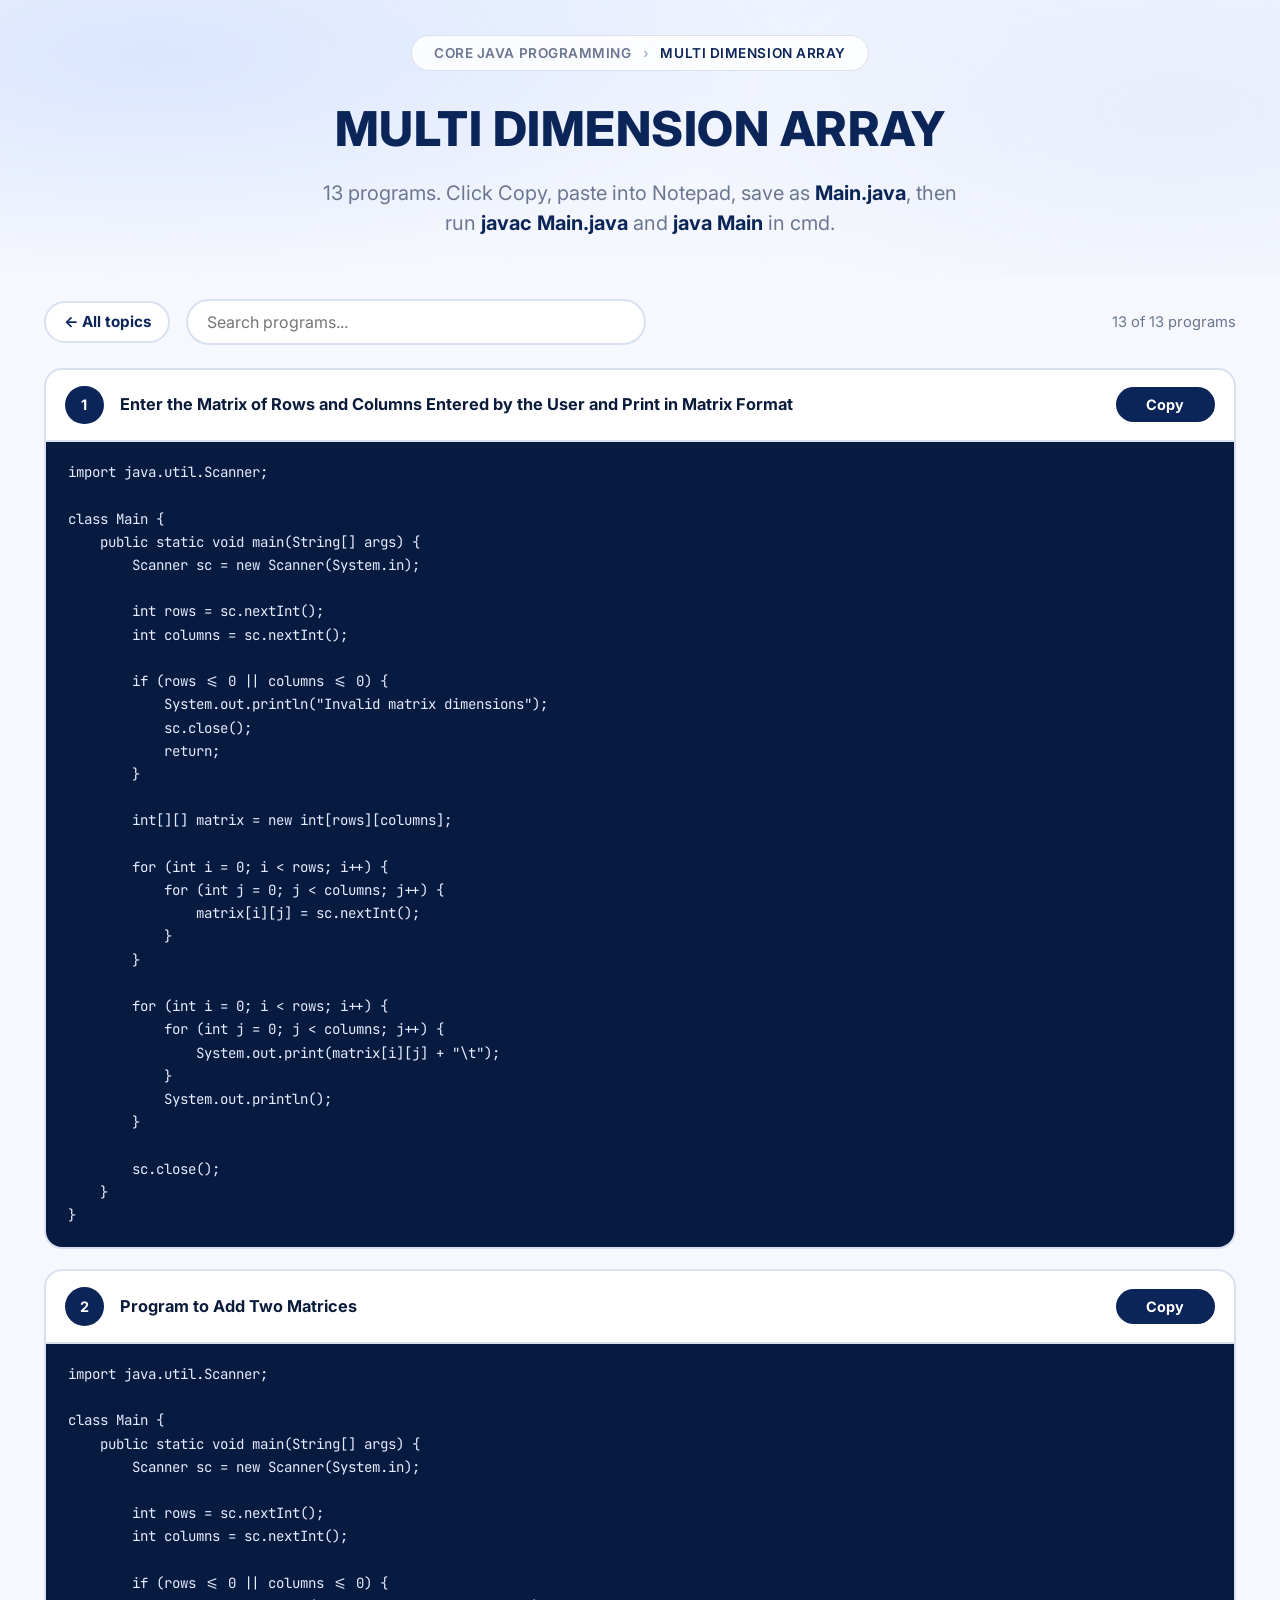
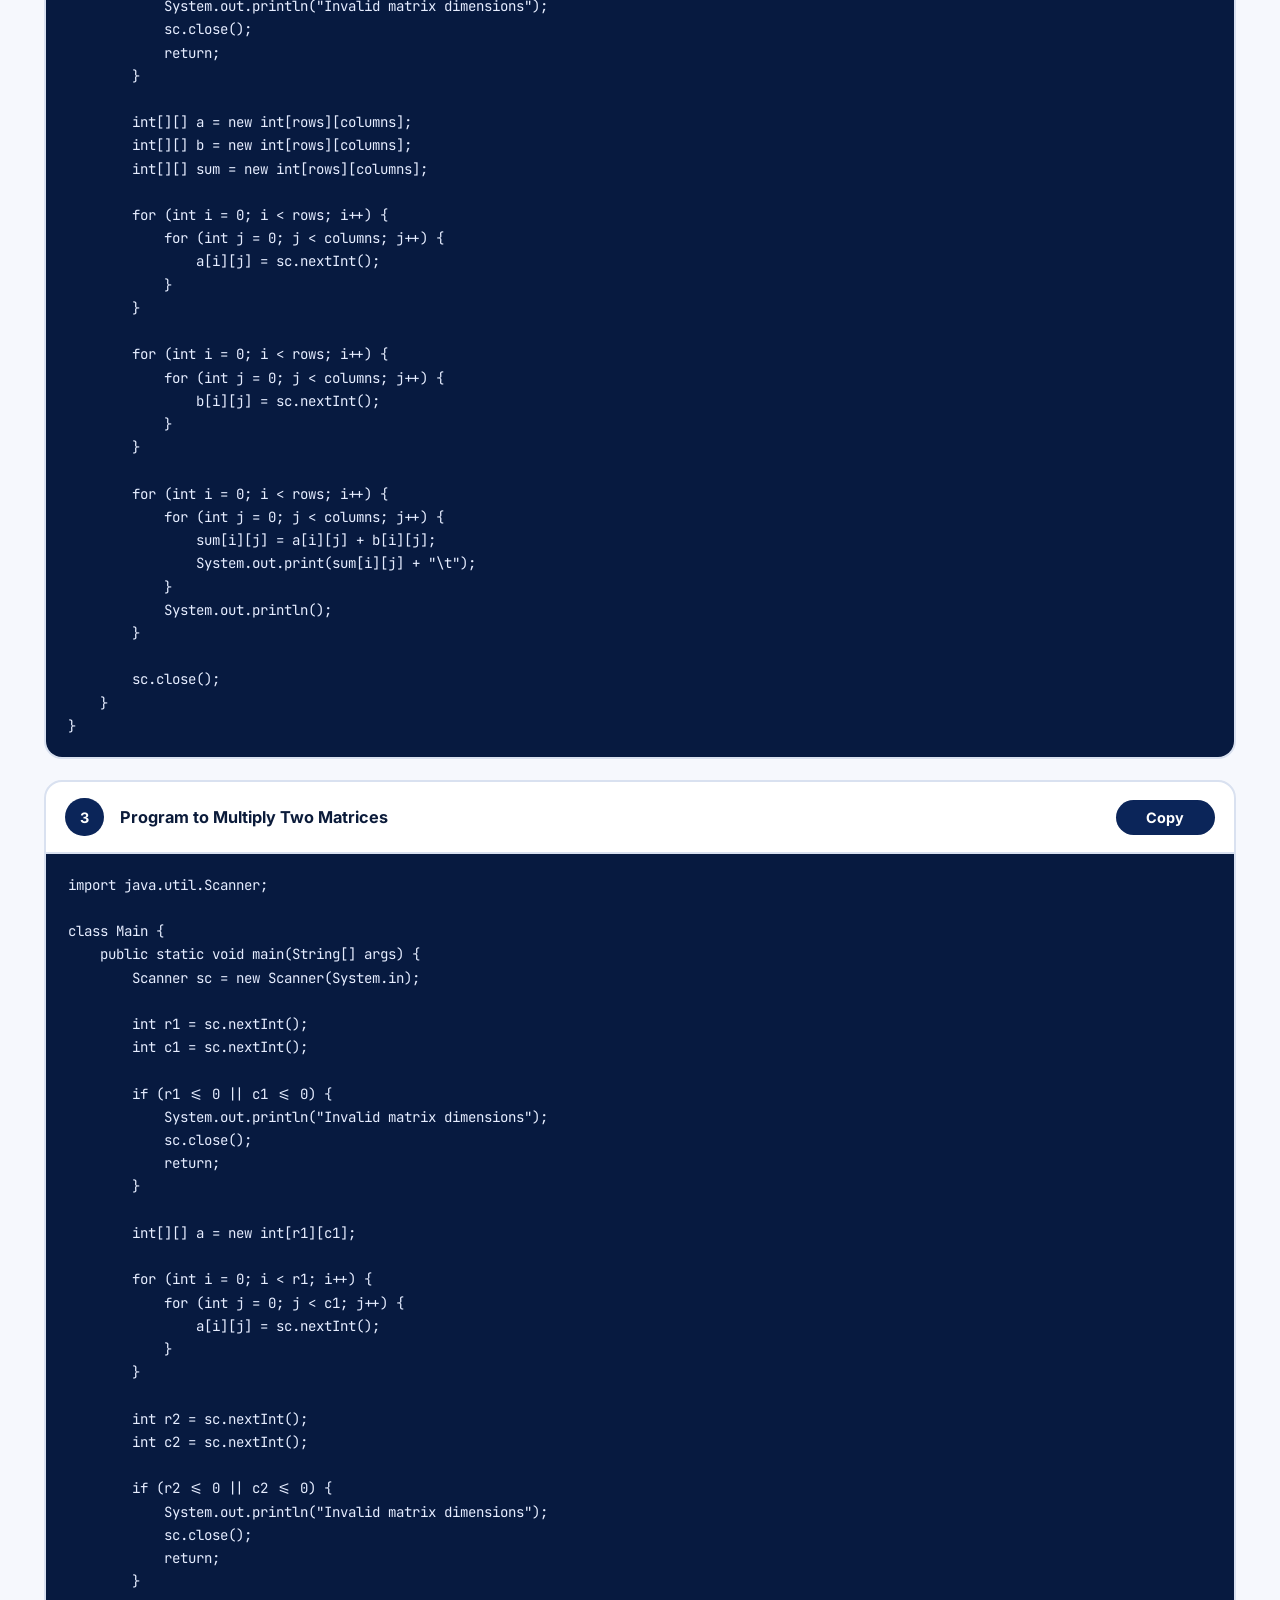
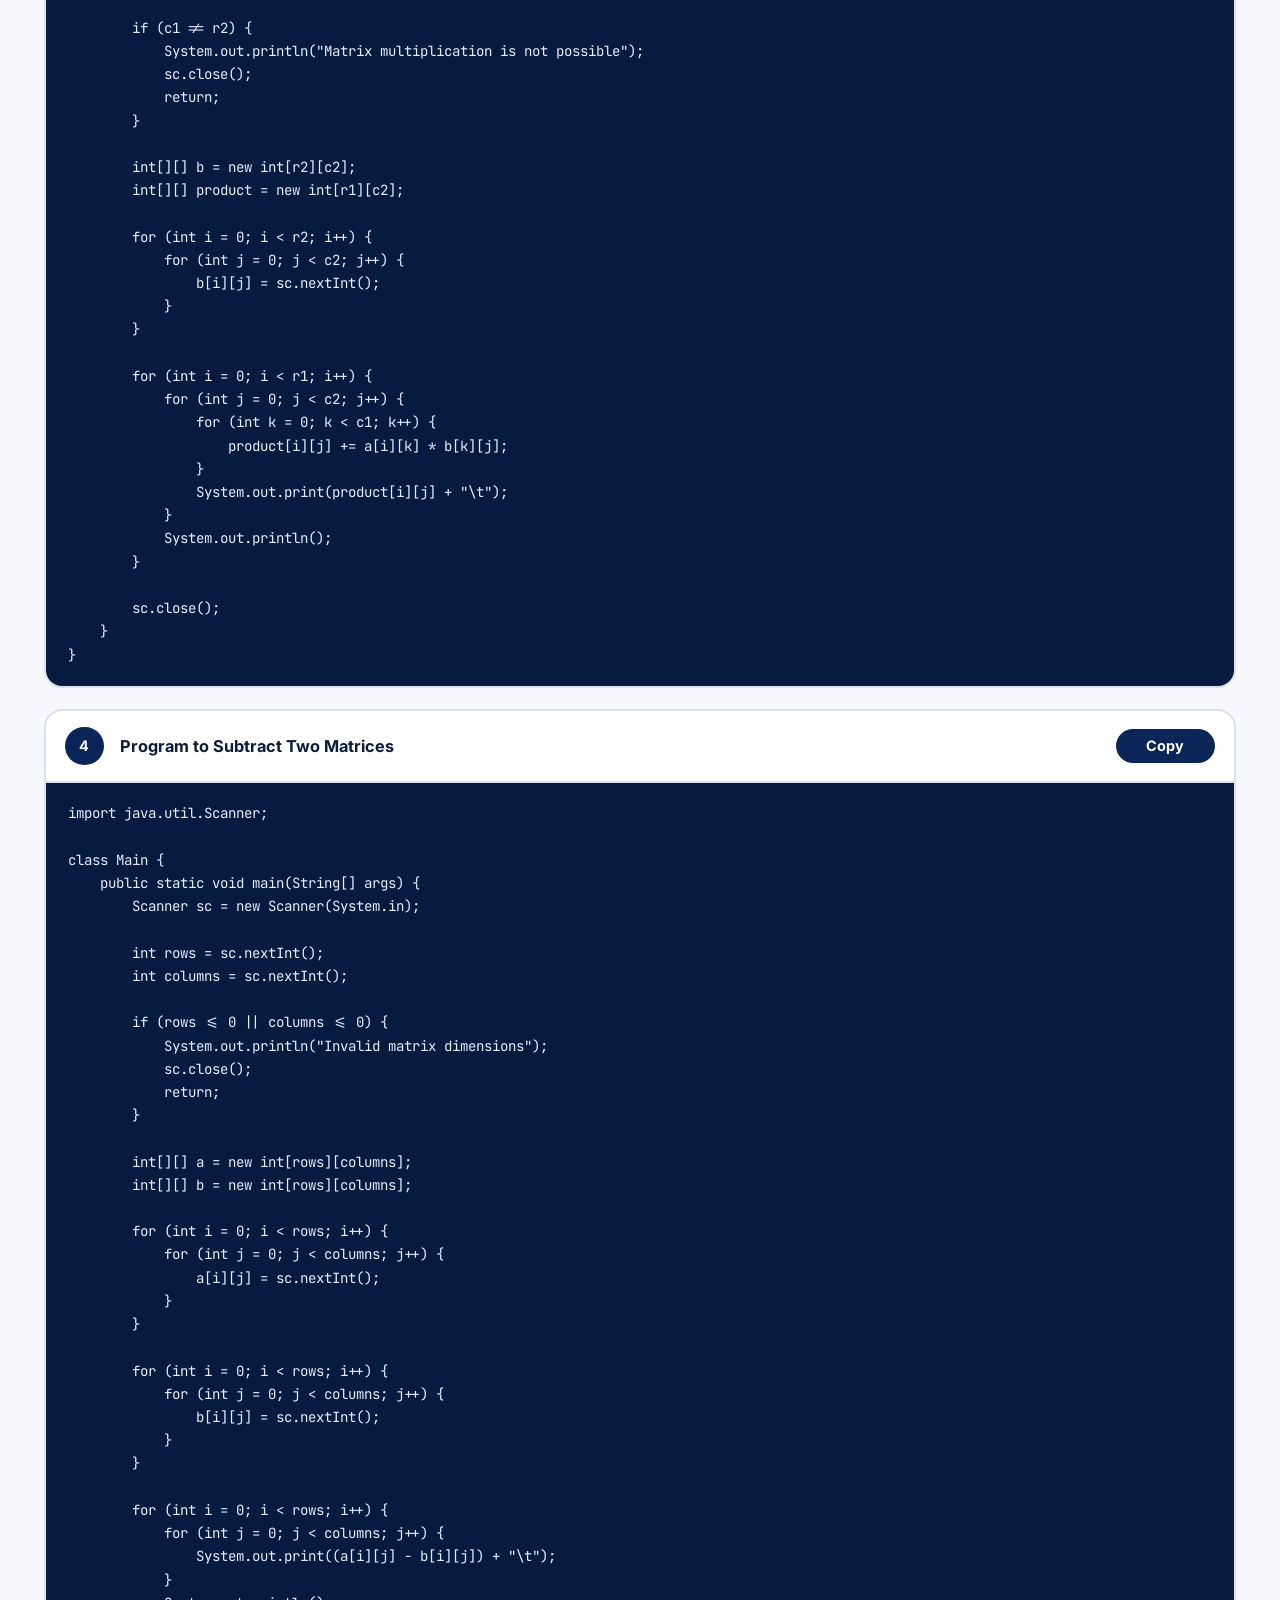
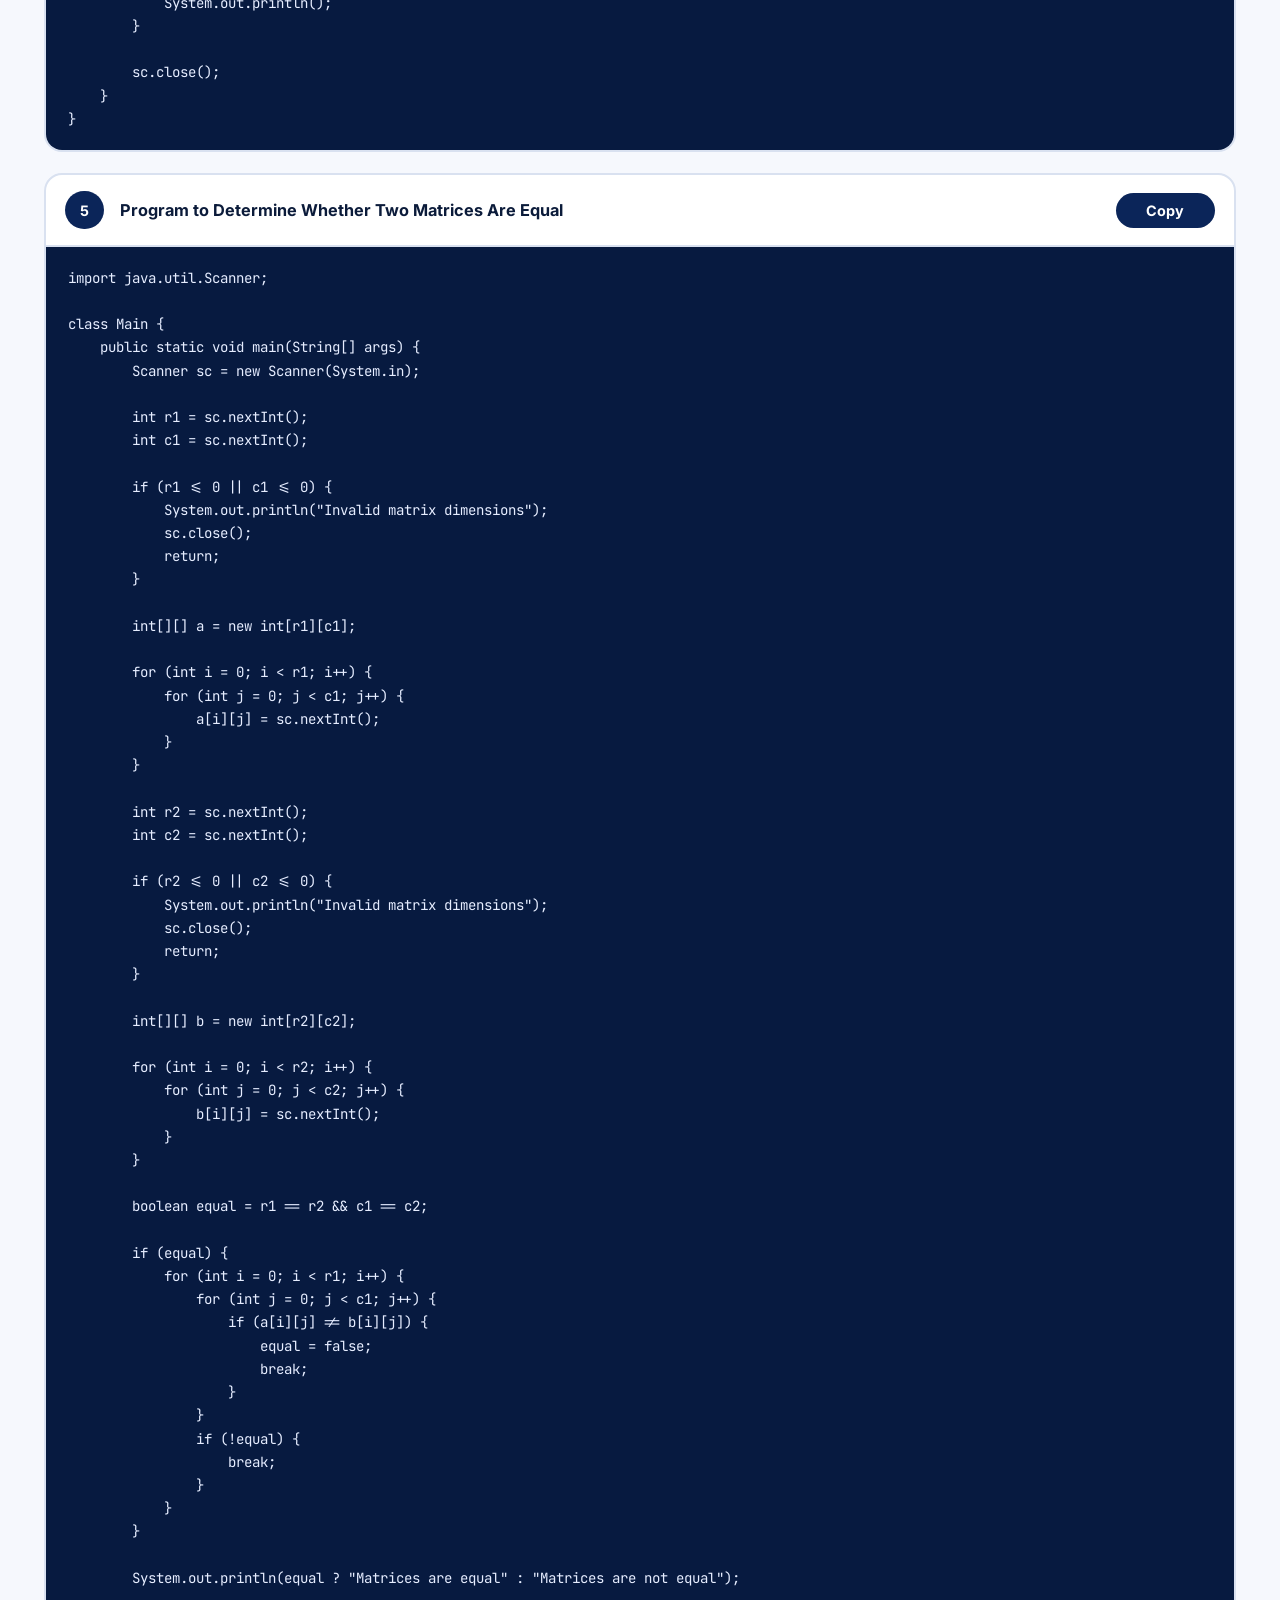
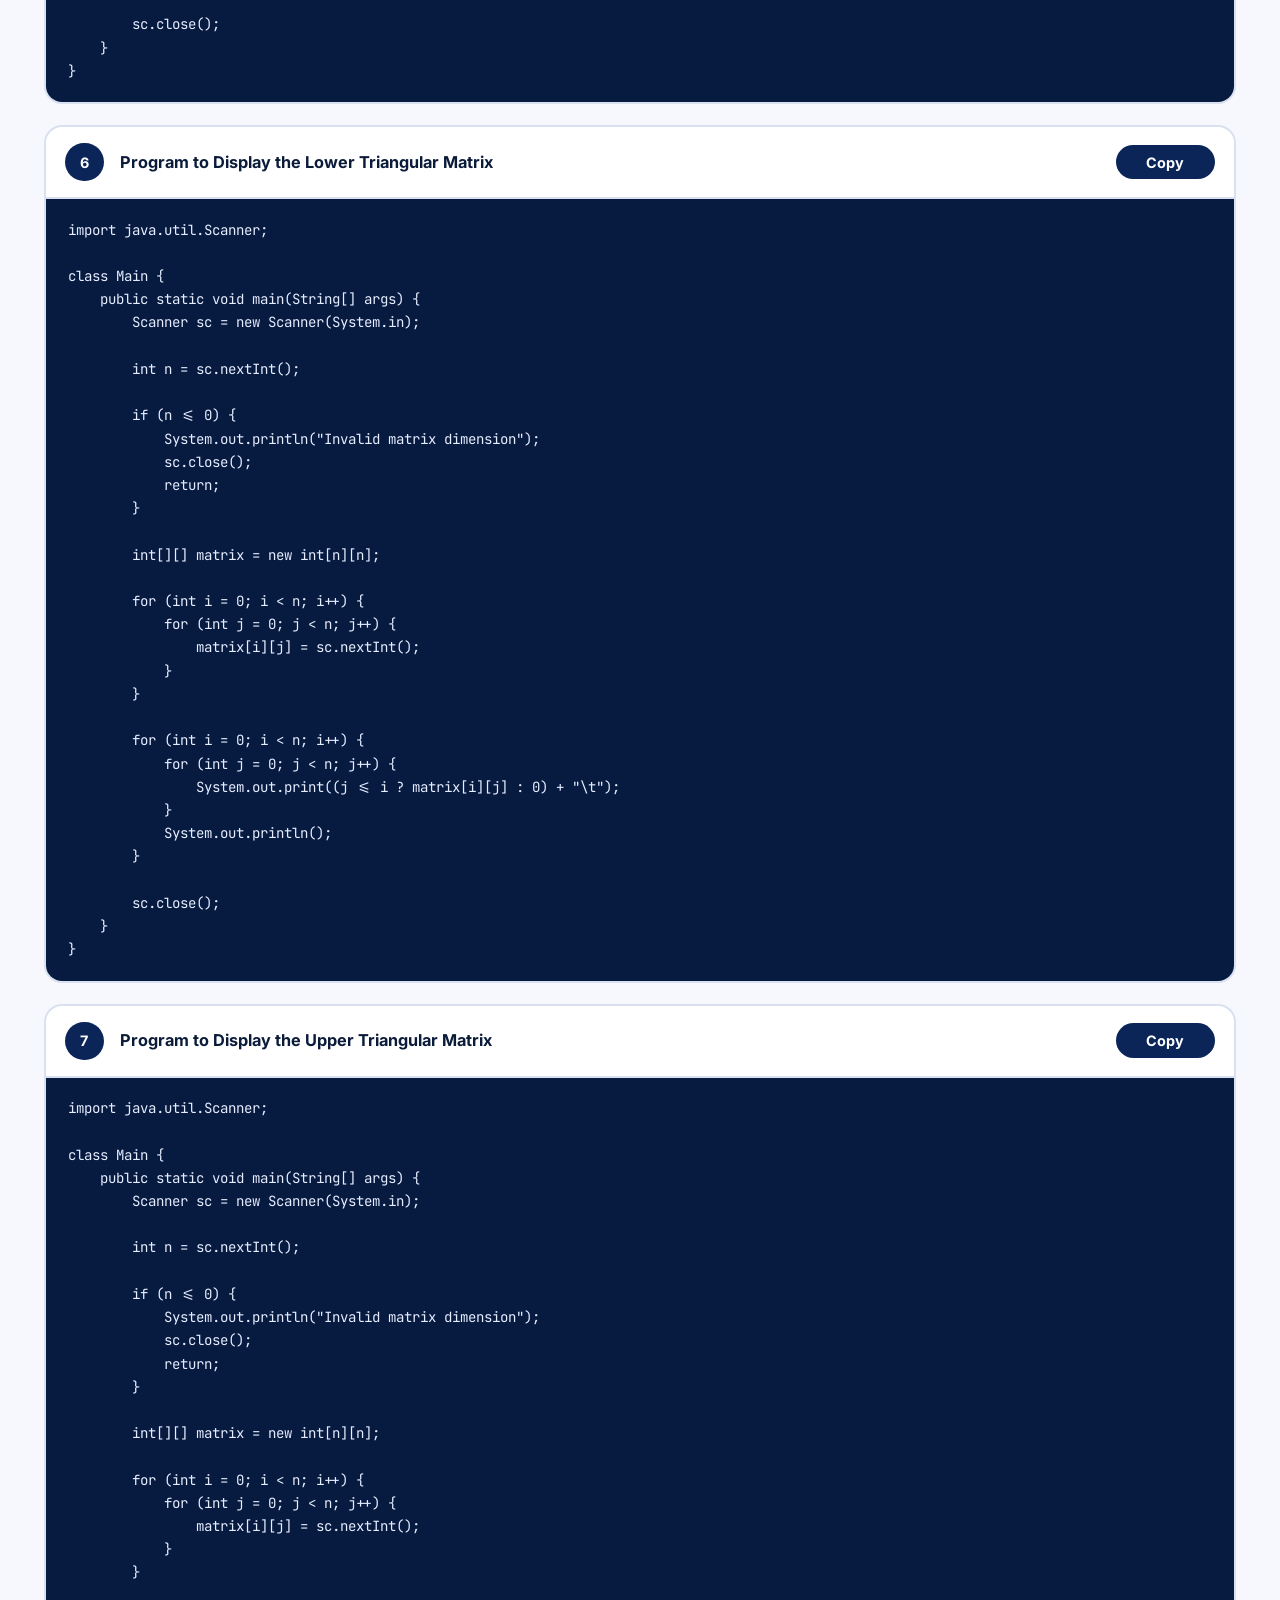
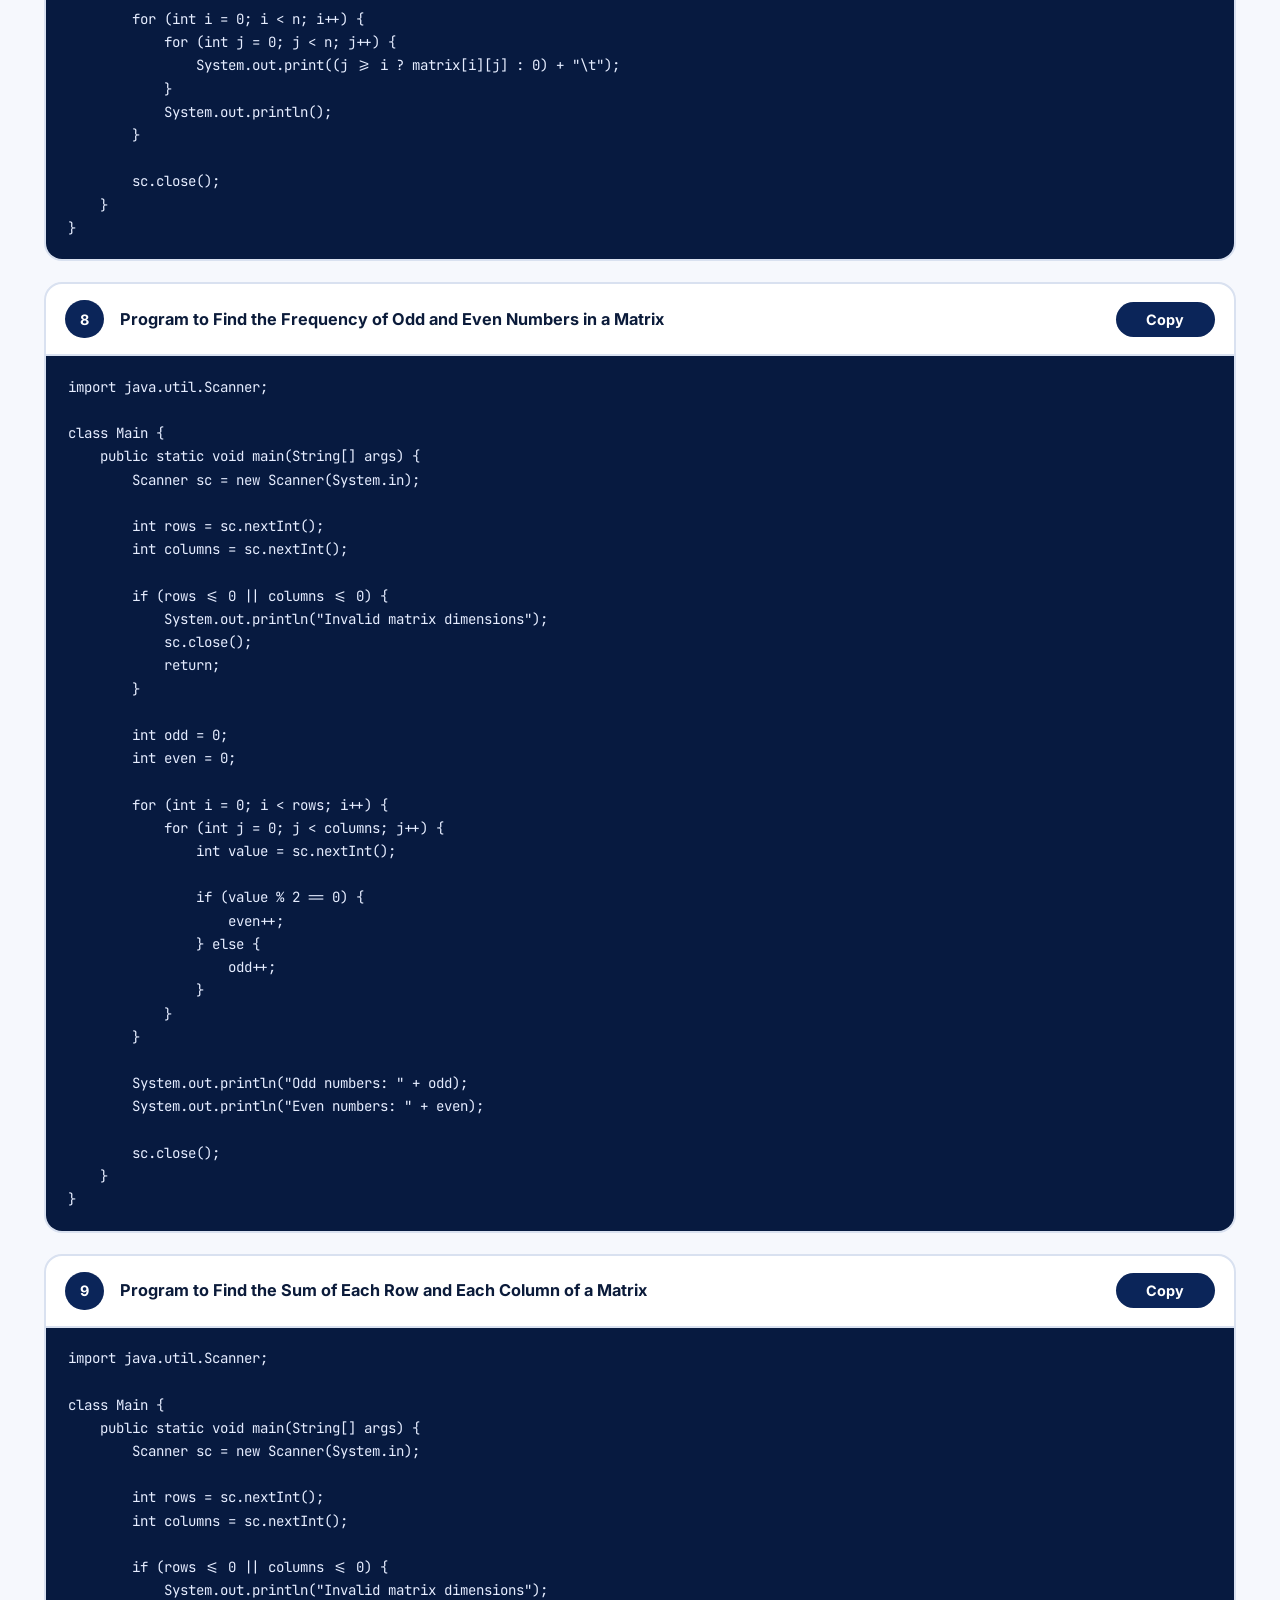
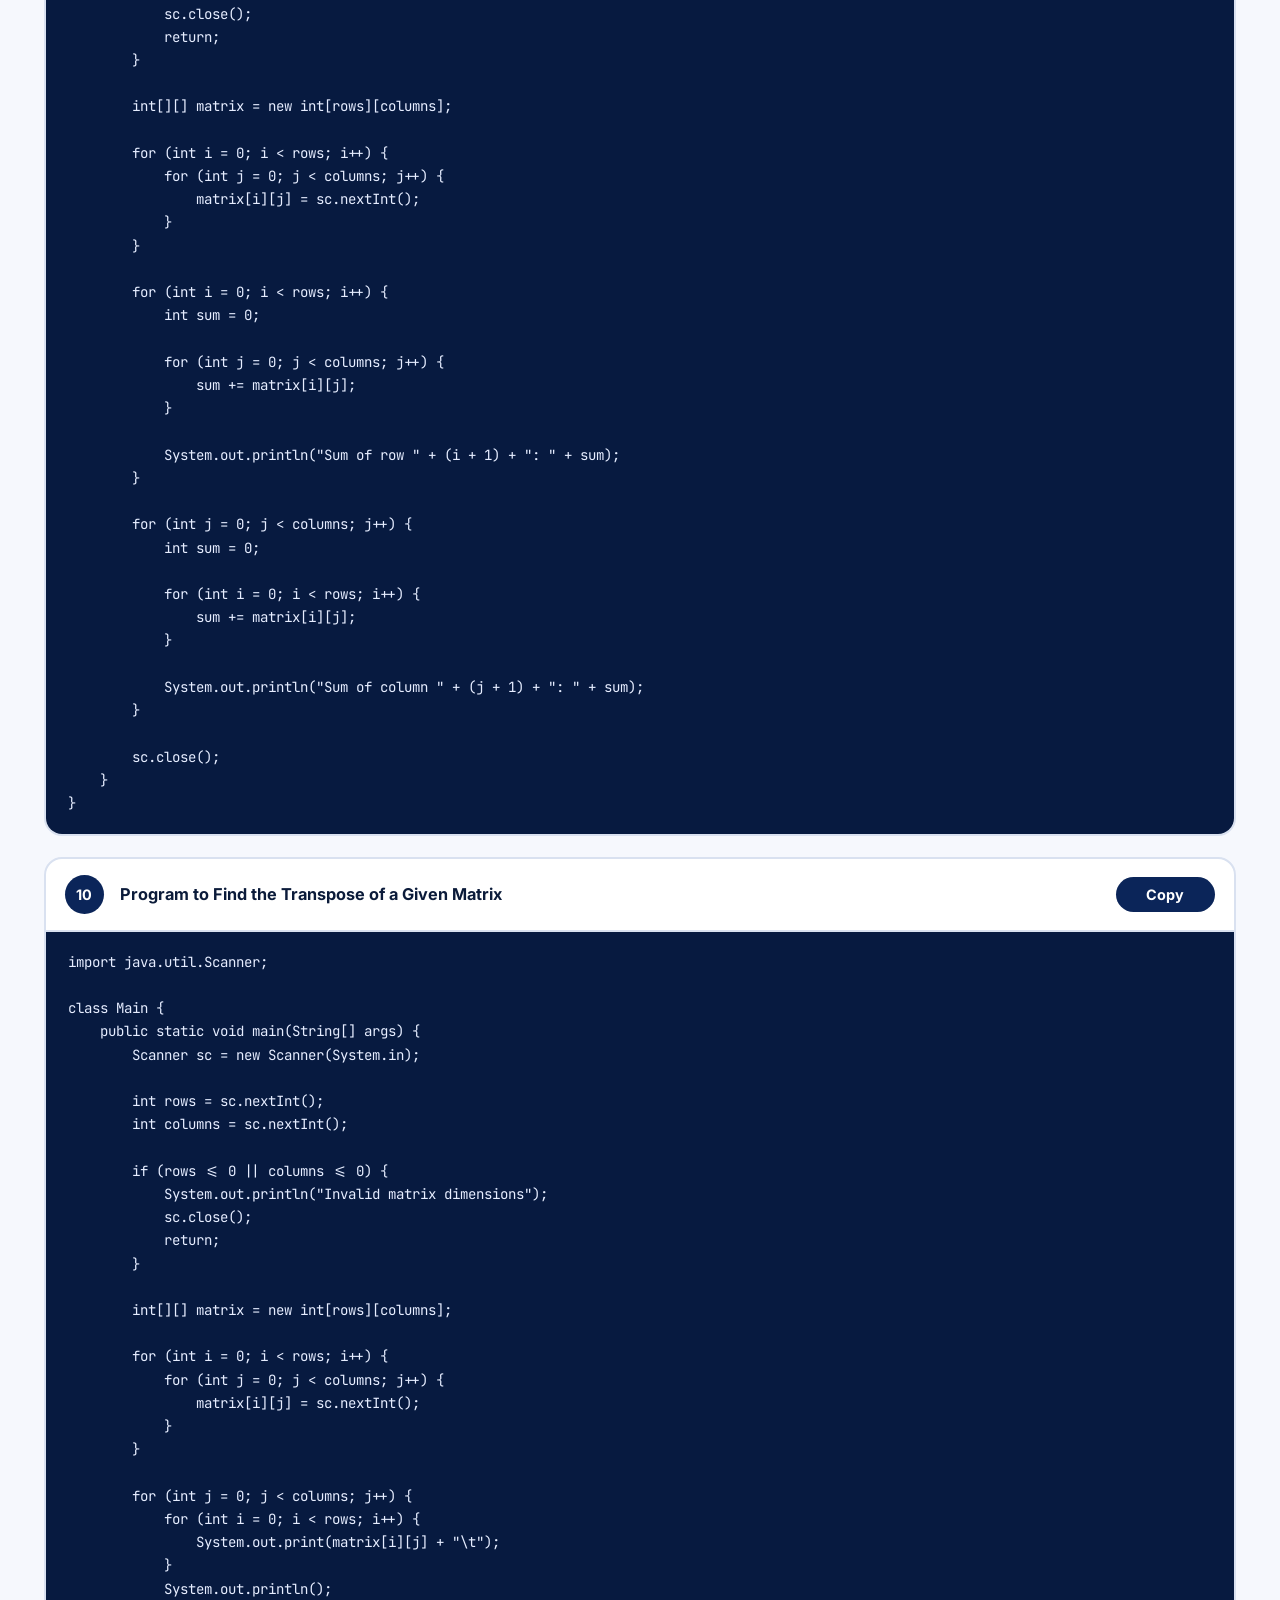
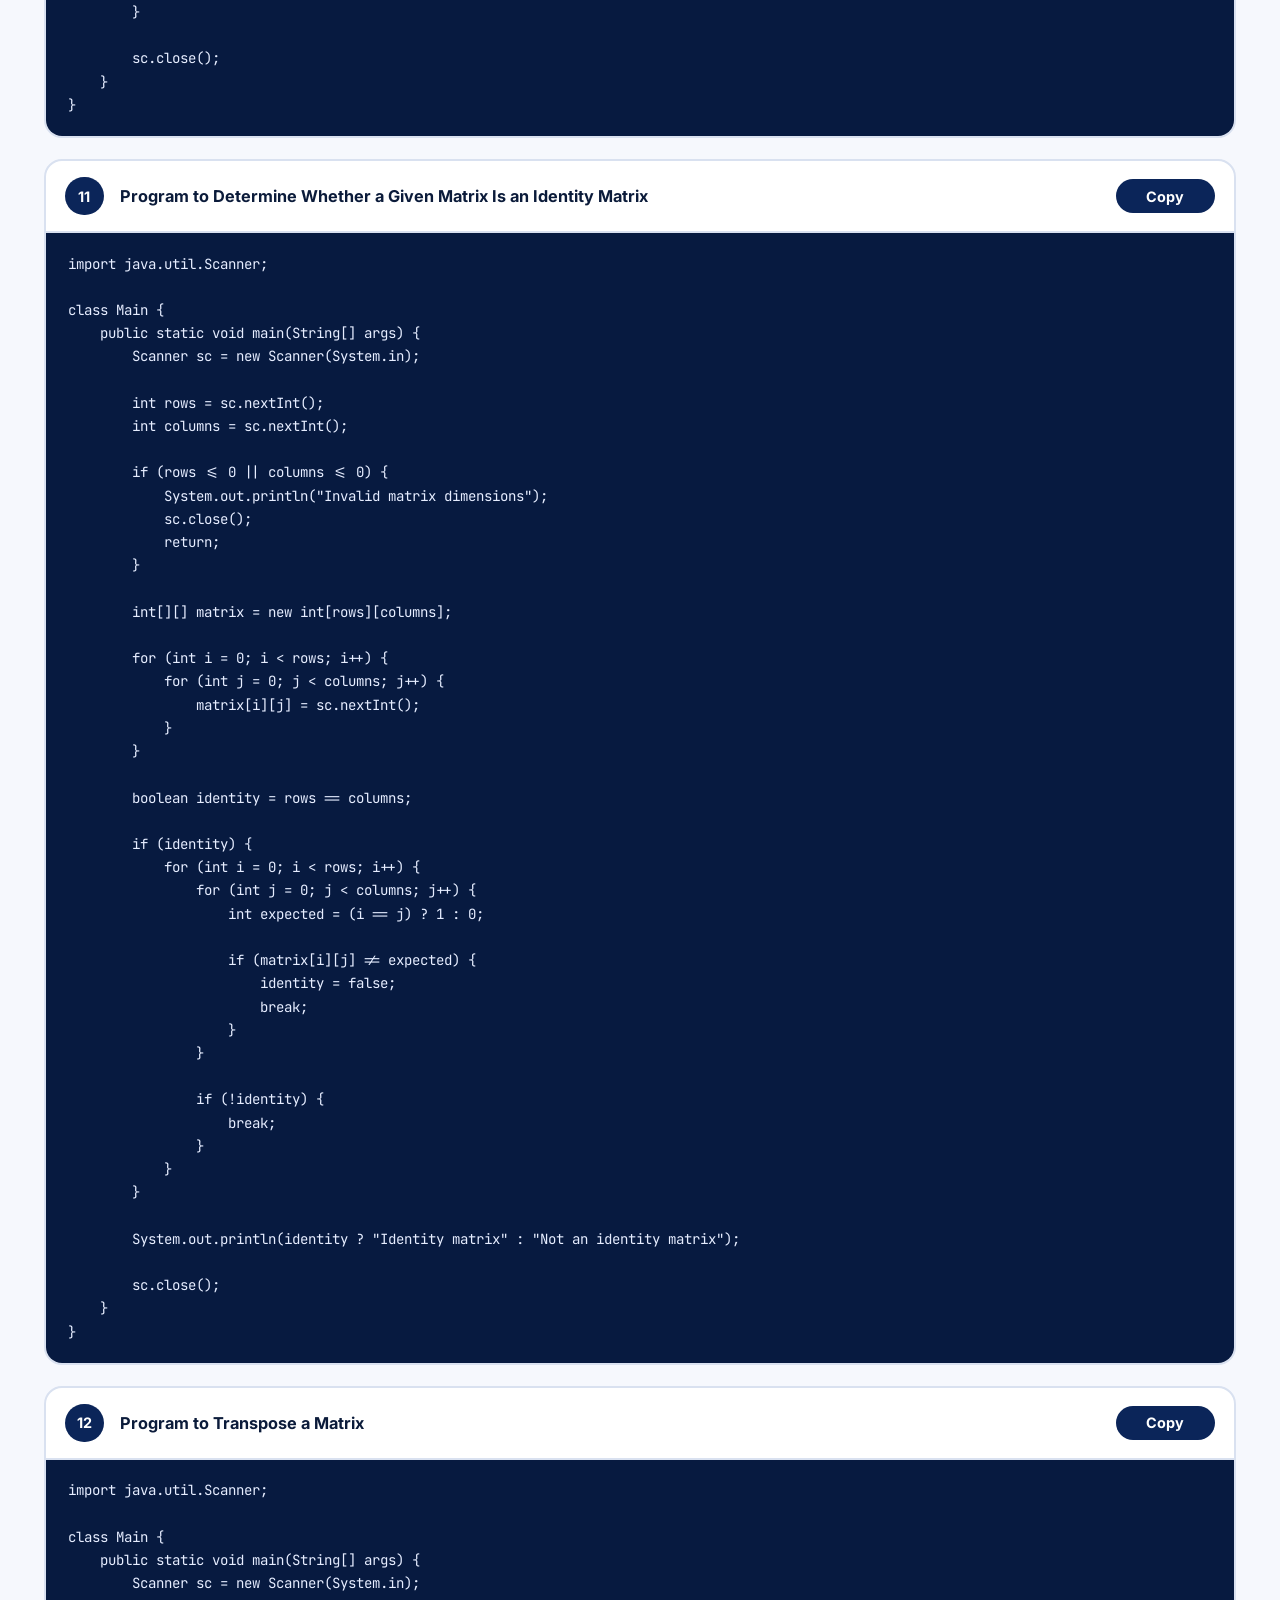
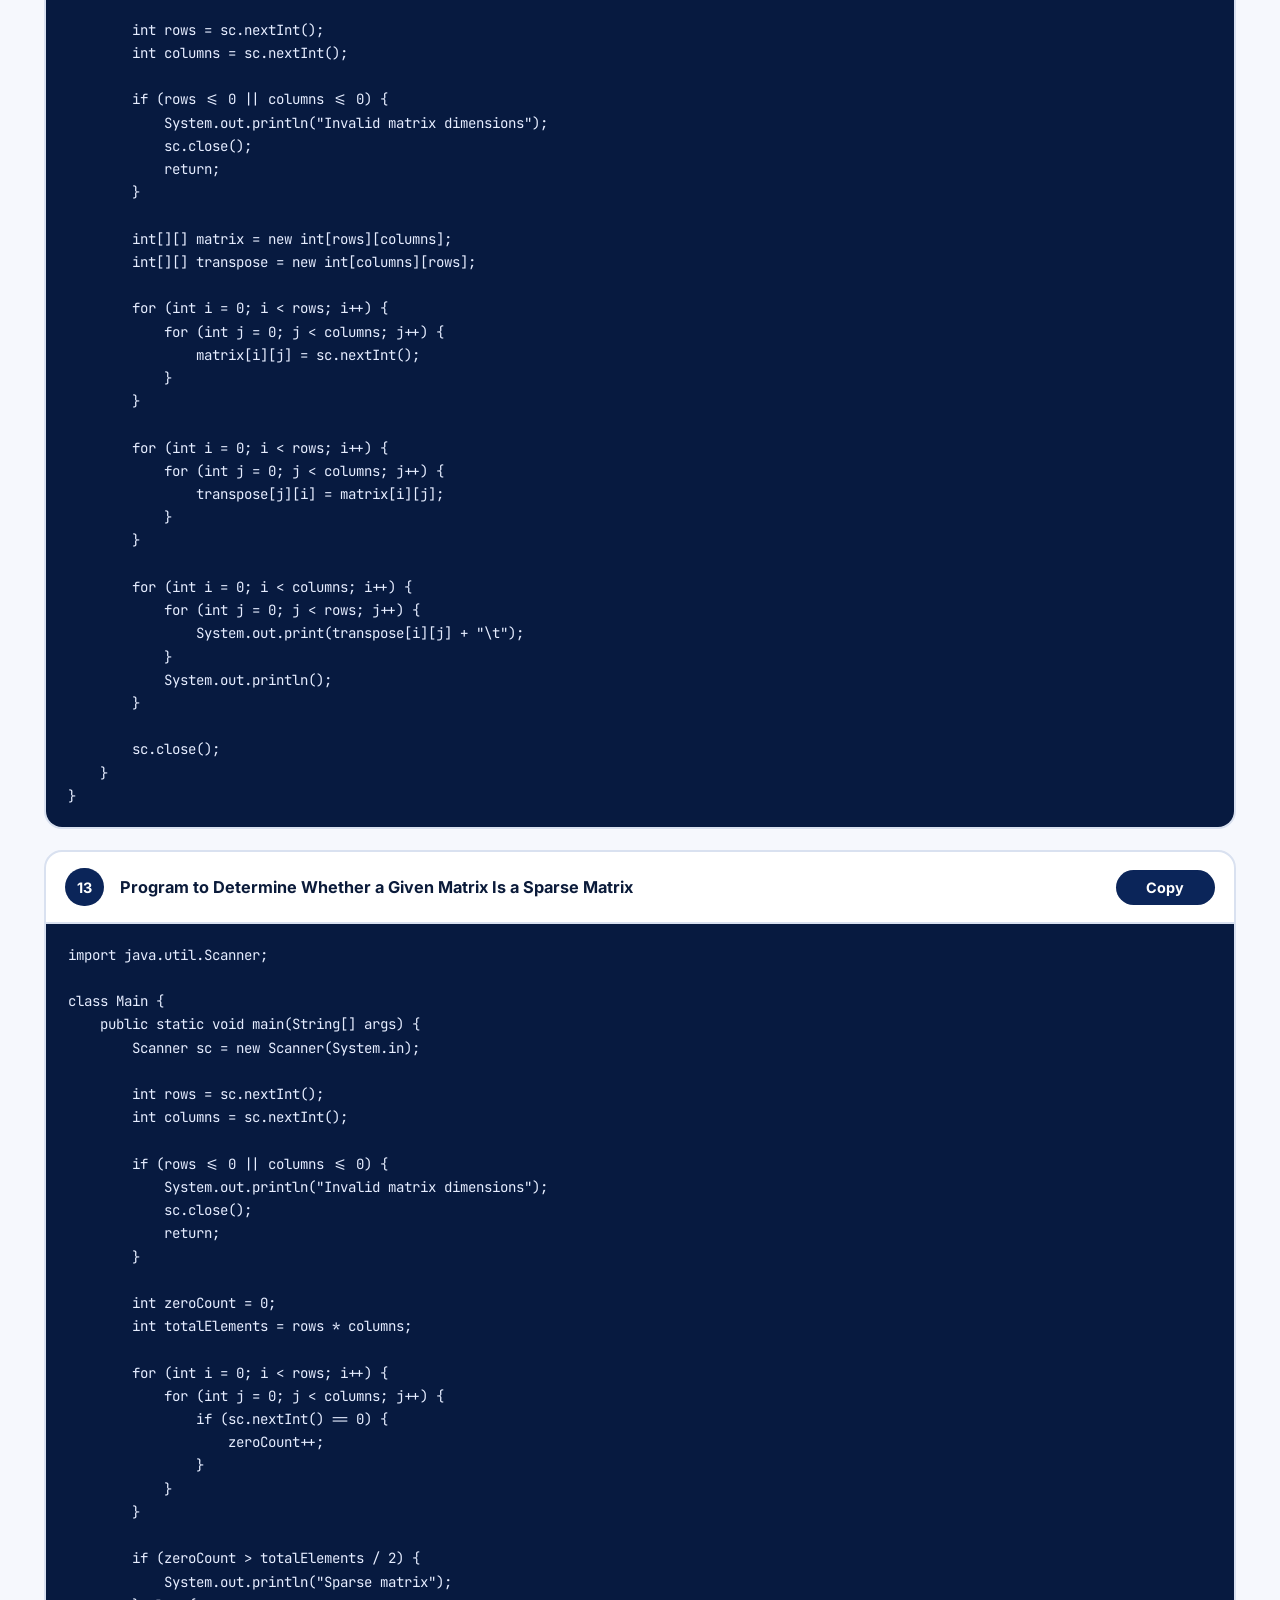
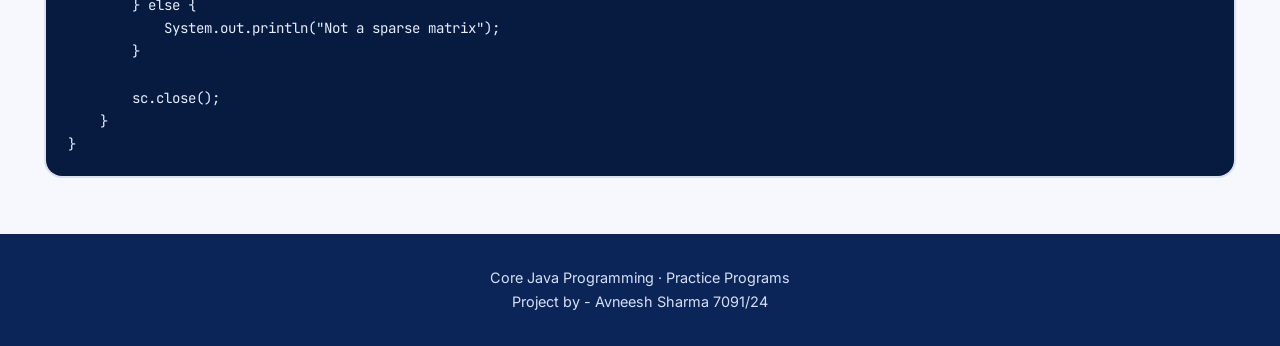
<file: multi-dimension-array.html>
<!DOCTYPE html>
<html lang="en">
<head>
<meta charset="UTF-8">
<meta name="viewport" content="width=device-width, initial-scale=1.0">
<title>Multi Dimension Array — Core Java Programming</title>
<link href="https://fonts.googleapis.com/css2?family=Inter:wght@400;500;600;700;800&family=JetBrains+Mono:wght@400;500;600&display=swap" rel="stylesheet">
<link rel="stylesheet" href="css/style.css">
</head>
<body data-slug="multi-dimension-array">

<header class="hero hero-sm">
  <nav class="breadcrumb" aria-label="Breadcrumb">
    <a href="index.html">Core Java Programming</a>
    <span class="sep">›</span>
    <span>Multi Dimension Array</span>
  </nav>
  <h1>Multi Dimension Array</h1>
  <p>13 programs. Click Copy, paste into Notepad, save as <b>Main.java</b>, then run <b>javac Main.java</b> and <b>java Main</b> in cmd.</p>
</header>

<main class="wrap">
  <div class="toolbar">
    <a class="back" href="index.html">← All topics</a>
    <input id="search" type="search" placeholder="Search programs..." aria-label="Search programs" autocomplete="off">
    <span id="resultCount" class="result-count"></span>
  </div>
  <section id="programList" class="program-list" aria-label="Programs"></section>
  <p id="noMatch" class="no-match" hidden>No programs match your search.</p>
</main>

<footer>
  Core Java Programming · Practice Programs<br>
  Project by - Avneesh Sharma 7091/24
</footer>

<!--
  HOW TO EDIT: each program below is one <script type="text/plain"> block.
  Change the title in data-title="..." and the code between the tags.
  Code is written as plain text (no escaping needed). Do not write the closing script tag inside code.
-->
<script type="text/plain" class="program-src" data-num="1" data-title="Enter the Matrix of Rows and Columns Entered by the User and Print in Matrix Format">import java.util.Scanner;

class Main {
    public static void main(String[] args) {
        Scanner sc = new Scanner(System.in);

        int rows = sc.nextInt();
        int columns = sc.nextInt();

        if (rows <= 0 || columns <= 0) {
            System.out.println("Invalid matrix dimensions");
            sc.close();
            return;
        }

        int[][] matrix = new int[rows][columns];

        for (int i = 0; i < rows; i++) {
            for (int j = 0; j < columns; j++) {
                matrix[i][j] = sc.nextInt();
            }
        }

        for (int i = 0; i < rows; i++) {
            for (int j = 0; j < columns; j++) {
                System.out.print(matrix[i][j] + "\t");
            }
            System.out.println();
        }

        sc.close();
    }
}</script>
<script type="text/plain" class="program-src" data-num="2" data-title="Program to Add Two Matrices">import java.util.Scanner;

class Main {
    public static void main(String[] args) {
        Scanner sc = new Scanner(System.in);

        int rows = sc.nextInt();
        int columns = sc.nextInt();

        if (rows <= 0 || columns <= 0) {
            System.out.println("Invalid matrix dimensions");
            sc.close();
            return;
        }

        int[][] a = new int[rows][columns];
        int[][] b = new int[rows][columns];
        int[][] sum = new int[rows][columns];

        for (int i = 0; i < rows; i++) {
            for (int j = 0; j < columns; j++) {
                a[i][j] = sc.nextInt();
            }
        }

        for (int i = 0; i < rows; i++) {
            for (int j = 0; j < columns; j++) {
                b[i][j] = sc.nextInt();
            }
        }

        for (int i = 0; i < rows; i++) {
            for (int j = 0; j < columns; j++) {
                sum[i][j] = a[i][j] + b[i][j];
                System.out.print(sum[i][j] + "\t");
            }
            System.out.println();
        }

        sc.close();
    }
}</script>
<script type="text/plain" class="program-src" data-num="3" data-title="Program to Multiply Two Matrices">import java.util.Scanner;

class Main {
    public static void main(String[] args) {
        Scanner sc = new Scanner(System.in);

        int r1 = sc.nextInt();
        int c1 = sc.nextInt();

        if (r1 <= 0 || c1 <= 0) {
            System.out.println("Invalid matrix dimensions");
            sc.close();
            return;
        }

        int[][] a = new int[r1][c1];

        for (int i = 0; i < r1; i++) {
            for (int j = 0; j < c1; j++) {
                a[i][j] = sc.nextInt();
            }
        }

        int r2 = sc.nextInt();
        int c2 = sc.nextInt();

        if (r2 <= 0 || c2 <= 0) {
            System.out.println("Invalid matrix dimensions");
            sc.close();
            return;
        }

        if (c1 != r2) {
            System.out.println("Matrix multiplication is not possible");
            sc.close();
            return;
        }

        int[][] b = new int[r2][c2];
        int[][] product = new int[r1][c2];

        for (int i = 0; i < r2; i++) {
            for (int j = 0; j < c2; j++) {
                b[i][j] = sc.nextInt();
            }
        }

        for (int i = 0; i < r1; i++) {
            for (int j = 0; j < c2; j++) {
                for (int k = 0; k < c1; k++) {
                    product[i][j] += a[i][k] * b[k][j];
                }
                System.out.print(product[i][j] + "\t");
            }
            System.out.println();
        }

        sc.close();
    }
}</script>
<script type="text/plain" class="program-src" data-num="4" data-title="Program to Subtract Two Matrices">import java.util.Scanner;

class Main {
    public static void main(String[] args) {
        Scanner sc = new Scanner(System.in);

        int rows = sc.nextInt();
        int columns = sc.nextInt();

        if (rows <= 0 || columns <= 0) {
            System.out.println("Invalid matrix dimensions");
            sc.close();
            return;
        }

        int[][] a = new int[rows][columns];
        int[][] b = new int[rows][columns];

        for (int i = 0; i < rows; i++) {
            for (int j = 0; j < columns; j++) {
                a[i][j] = sc.nextInt();
            }
        }

        for (int i = 0; i < rows; i++) {
            for (int j = 0; j < columns; j++) {
                b[i][j] = sc.nextInt();
            }
        }

        for (int i = 0; i < rows; i++) {
            for (int j = 0; j < columns; j++) {
                System.out.print((a[i][j] - b[i][j]) + "\t");
            }
            System.out.println();
        }

        sc.close();
    }
}</script>
<script type="text/plain" class="program-src" data-num="5" data-title="Program to Determine Whether Two Matrices Are Equal">import java.util.Scanner;

class Main {
    public static void main(String[] args) {
        Scanner sc = new Scanner(System.in);

        int r1 = sc.nextInt();
        int c1 = sc.nextInt();

        if (r1 <= 0 || c1 <= 0) {
            System.out.println("Invalid matrix dimensions");
            sc.close();
            return;
        }

        int[][] a = new int[r1][c1];

        for (int i = 0; i < r1; i++) {
            for (int j = 0; j < c1; j++) {
                a[i][j] = sc.nextInt();
            }
        }

        int r2 = sc.nextInt();
        int c2 = sc.nextInt();

        if (r2 <= 0 || c2 <= 0) {
            System.out.println("Invalid matrix dimensions");
            sc.close();
            return;
        }

        int[][] b = new int[r2][c2];

        for (int i = 0; i < r2; i++) {
            for (int j = 0; j < c2; j++) {
                b[i][j] = sc.nextInt();
            }
        }

        boolean equal = r1 == r2 && c1 == c2;

        if (equal) {
            for (int i = 0; i < r1; i++) {
                for (int j = 0; j < c1; j++) {
                    if (a[i][j] != b[i][j]) {
                        equal = false;
                        break;
                    }
                }
                if (!equal) {
                    break;
                }
            }
        }

        System.out.println(equal ? "Matrices are equal" : "Matrices are not equal");

        sc.close();
    }
}</script>
<script type="text/plain" class="program-src" data-num="6" data-title="Program to Display the Lower Triangular Matrix">import java.util.Scanner;

class Main {
    public static void main(String[] args) {
        Scanner sc = new Scanner(System.in);

        int n = sc.nextInt();

        if (n <= 0) {
            System.out.println("Invalid matrix dimension");
            sc.close();
            return;
        }

        int[][] matrix = new int[n][n];

        for (int i = 0; i < n; i++) {
            for (int j = 0; j < n; j++) {
                matrix[i][j] = sc.nextInt();
            }
        }

        for (int i = 0; i < n; i++) {
            for (int j = 0; j < n; j++) {
                System.out.print((j <= i ? matrix[i][j] : 0) + "\t");
            }
            System.out.println();
        }

        sc.close();
    }
}</script>
<script type="text/plain" class="program-src" data-num="7" data-title="Program to Display the Upper Triangular Matrix">import java.util.Scanner;

class Main {
    public static void main(String[] args) {
        Scanner sc = new Scanner(System.in);

        int n = sc.nextInt();

        if (n <= 0) {
            System.out.println("Invalid matrix dimension");
            sc.close();
            return;
        }

        int[][] matrix = new int[n][n];

        for (int i = 0; i < n; i++) {
            for (int j = 0; j < n; j++) {
                matrix[i][j] = sc.nextInt();
            }
        }

        for (int i = 0; i < n; i++) {
            for (int j = 0; j < n; j++) {
                System.out.print((j >= i ? matrix[i][j] : 0) + "\t");
            }
            System.out.println();
        }

        sc.close();
    }
}</script>
<script type="text/plain" class="program-src" data-num="8" data-title="Program to Find the Frequency of Odd and Even Numbers in a Matrix">import java.util.Scanner;

class Main {
    public static void main(String[] args) {
        Scanner sc = new Scanner(System.in);

        int rows = sc.nextInt();
        int columns = sc.nextInt();

        if (rows <= 0 || columns <= 0) {
            System.out.println("Invalid matrix dimensions");
            sc.close();
            return;
        }

        int odd = 0;
        int even = 0;

        for (int i = 0; i < rows; i++) {
            for (int j = 0; j < columns; j++) {
                int value = sc.nextInt();

                if (value % 2 == 0) {
                    even++;
                } else {
                    odd++;
                }
            }
        }

        System.out.println("Odd numbers: " + odd);
        System.out.println("Even numbers: " + even);

        sc.close();
    }
}</script>
<script type="text/plain" class="program-src" data-num="9" data-title="Program to Find the Sum of Each Row and Each Column of a Matrix">import java.util.Scanner;

class Main {
    public static void main(String[] args) {
        Scanner sc = new Scanner(System.in);

        int rows = sc.nextInt();
        int columns = sc.nextInt();

        if (rows <= 0 || columns <= 0) {
            System.out.println("Invalid matrix dimensions");
            sc.close();
            return;
        }

        int[][] matrix = new int[rows][columns];

        for (int i = 0; i < rows; i++) {
            for (int j = 0; j < columns; j++) {
                matrix[i][j] = sc.nextInt();
            }
        }

        for (int i = 0; i < rows; i++) {
            int sum = 0;

            for (int j = 0; j < columns; j++) {
                sum += matrix[i][j];
            }

            System.out.println("Sum of row " + (i + 1) + ": " + sum);
        }

        for (int j = 0; j < columns; j++) {
            int sum = 0;

            for (int i = 0; i < rows; i++) {
                sum += matrix[i][j];
            }

            System.out.println("Sum of column " + (j + 1) + ": " + sum);
        }

        sc.close();
    }
}</script>
<script type="text/plain" class="program-src" data-num="10" data-title="Program to Find the Transpose of a Given Matrix">import java.util.Scanner;

class Main {
    public static void main(String[] args) {
        Scanner sc = new Scanner(System.in);

        int rows = sc.nextInt();
        int columns = sc.nextInt();

        if (rows <= 0 || columns <= 0) {
            System.out.println("Invalid matrix dimensions");
            sc.close();
            return;
        }

        int[][] matrix = new int[rows][columns];

        for (int i = 0; i < rows; i++) {
            for (int j = 0; j < columns; j++) {
                matrix[i][j] = sc.nextInt();
            }
        }

        for (int j = 0; j < columns; j++) {
            for (int i = 0; i < rows; i++) {
                System.out.print(matrix[i][j] + "\t");
            }
            System.out.println();
        }

        sc.close();
    }
}</script>
<script type="text/plain" class="program-src" data-num="11" data-title="Program to Determine Whether a Given Matrix Is an Identity Matrix">import java.util.Scanner;

class Main {
    public static void main(String[] args) {
        Scanner sc = new Scanner(System.in);

        int rows = sc.nextInt();
        int columns = sc.nextInt();

        if (rows <= 0 || columns <= 0) {
            System.out.println("Invalid matrix dimensions");
            sc.close();
            return;
        }

        int[][] matrix = new int[rows][columns];

        for (int i = 0; i < rows; i++) {
            for (int j = 0; j < columns; j++) {
                matrix[i][j] = sc.nextInt();
            }
        }

        boolean identity = rows == columns;

        if (identity) {
            for (int i = 0; i < rows; i++) {
                for (int j = 0; j < columns; j++) {
                    int expected = (i == j) ? 1 : 0;

                    if (matrix[i][j] != expected) {
                        identity = false;
                        break;
                    }
                }

                if (!identity) {
                    break;
                }
            }
        }

        System.out.println(identity ? "Identity matrix" : "Not an identity matrix");

        sc.close();
    }
}</script>
<script type="text/plain" class="program-src" data-num="12" data-title="Program to Transpose a Matrix">import java.util.Scanner;

class Main {
    public static void main(String[] args) {
        Scanner sc = new Scanner(System.in);

        int rows = sc.nextInt();
        int columns = sc.nextInt();

        if (rows <= 0 || columns <= 0) {
            System.out.println("Invalid matrix dimensions");
            sc.close();
            return;
        }

        int[][] matrix = new int[rows][columns];
        int[][] transpose = new int[columns][rows];

        for (int i = 0; i < rows; i++) {
            for (int j = 0; j < columns; j++) {
                matrix[i][j] = sc.nextInt();
            }
        }

        for (int i = 0; i < rows; i++) {
            for (int j = 0; j < columns; j++) {
                transpose[j][i] = matrix[i][j];
            }
        }

        for (int i = 0; i < columns; i++) {
            for (int j = 0; j < rows; j++) {
                System.out.print(transpose[i][j] + "\t");
            }
            System.out.println();
        }

        sc.close();
    }
}</script>
<script type="text/plain" class="program-src" data-num="13" data-title="Program to Determine Whether a Given Matrix Is a Sparse Matrix">import java.util.Scanner;

class Main {
    public static void main(String[] args) {
        Scanner sc = new Scanner(System.in);

        int rows = sc.nextInt();
        int columns = sc.nextInt();

        if (rows <= 0 || columns <= 0) {
            System.out.println("Invalid matrix dimensions");
            sc.close();
            return;
        }

        int zeroCount = 0;
        int totalElements = rows * columns;

        for (int i = 0; i < rows; i++) {
            for (int j = 0; j < columns; j++) {
                if (sc.nextInt() == 0) {
                    zeroCount++;
                }
            }
        }

        if (zeroCount > totalElements / 2) {
            System.out.println("Sparse matrix");
        } else {
            System.out.println("Not a sparse matrix");
        }

        sc.close();
    }
}</script>

<script src="js/topic.js"></script>
</body>
</html>
</file>
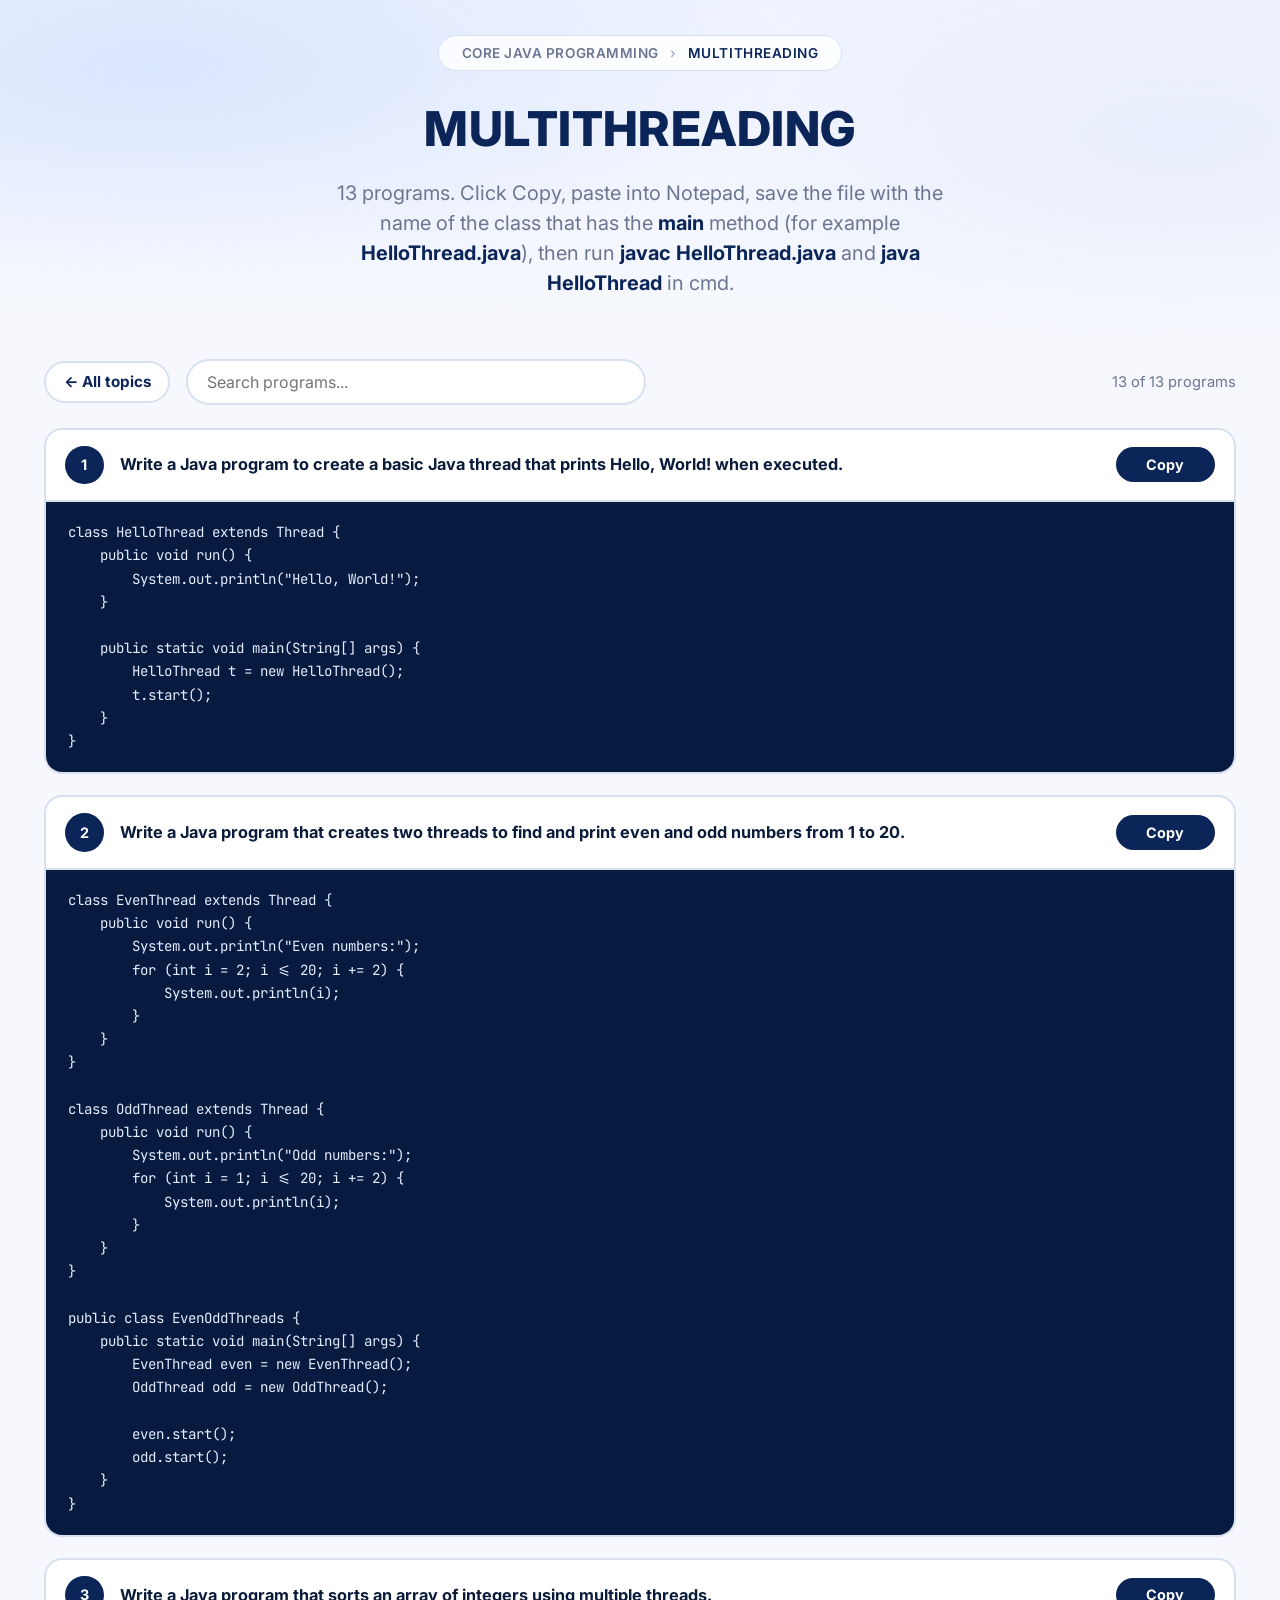
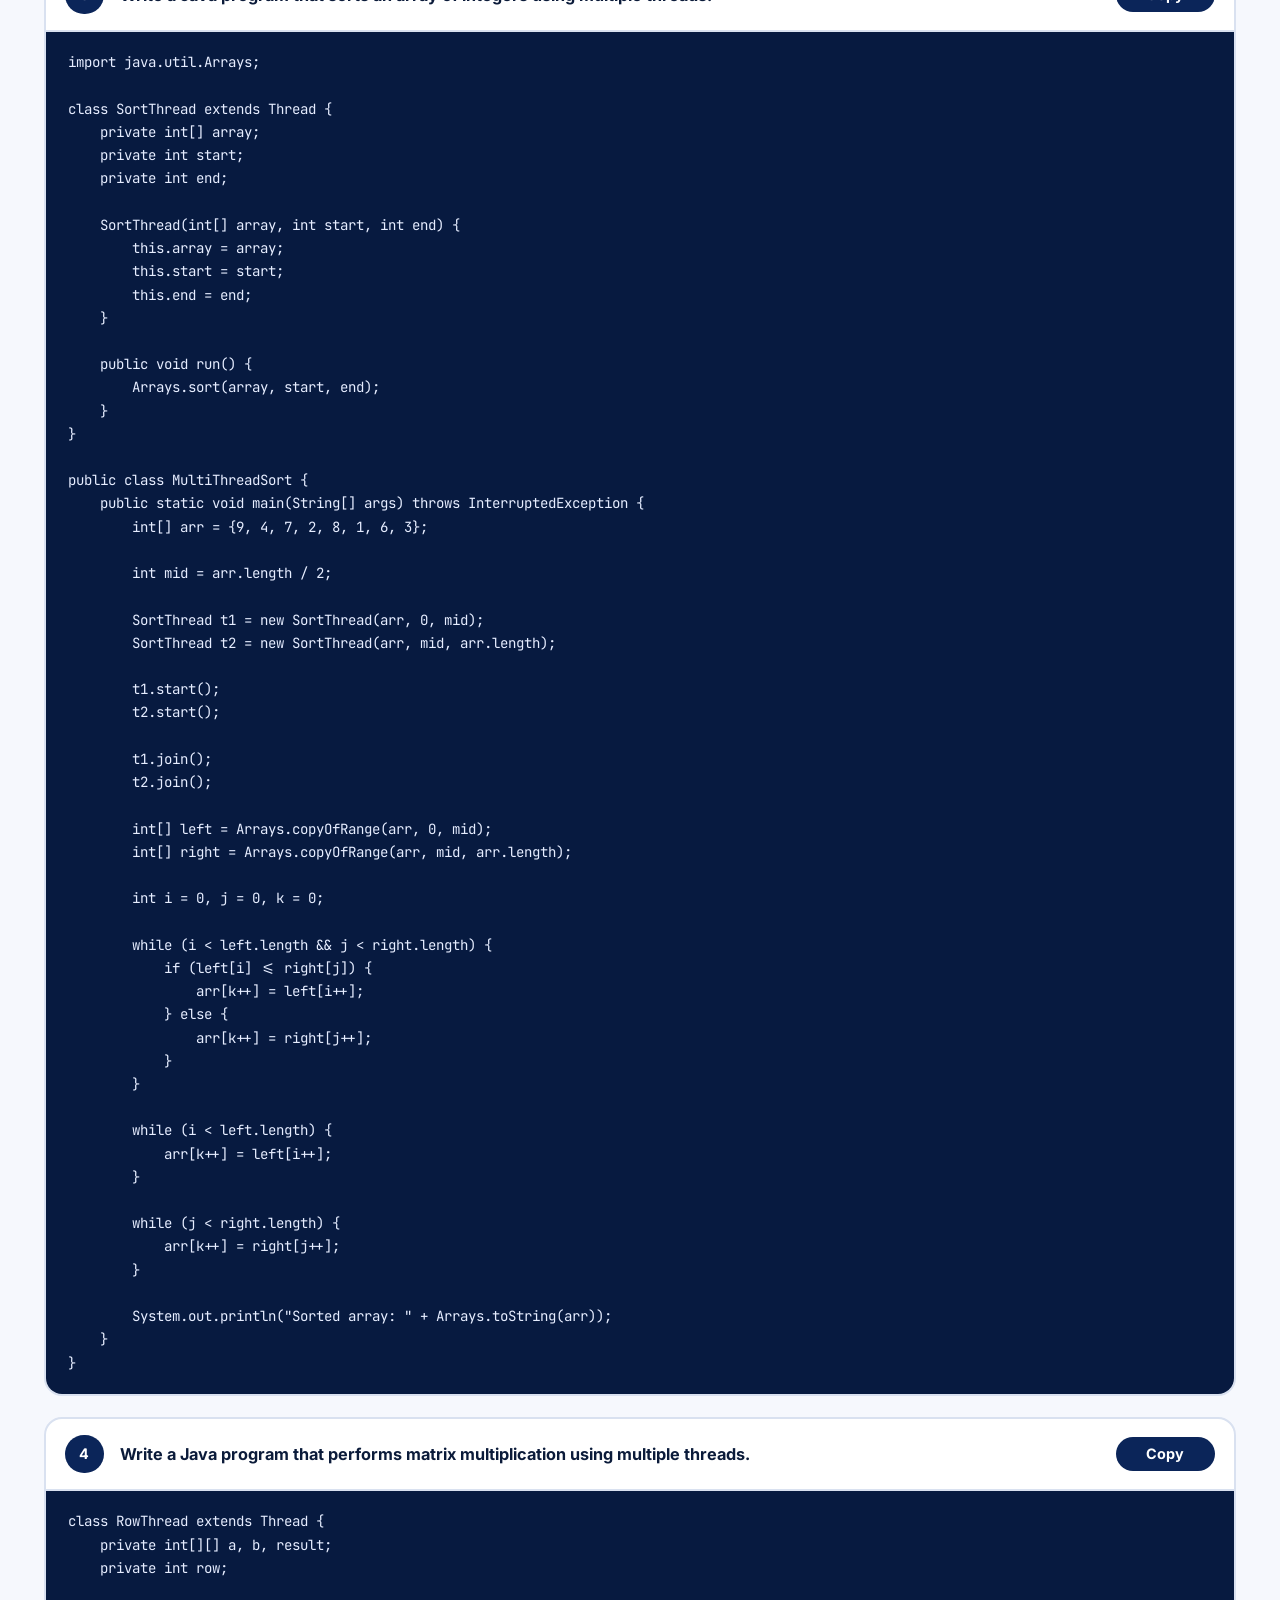
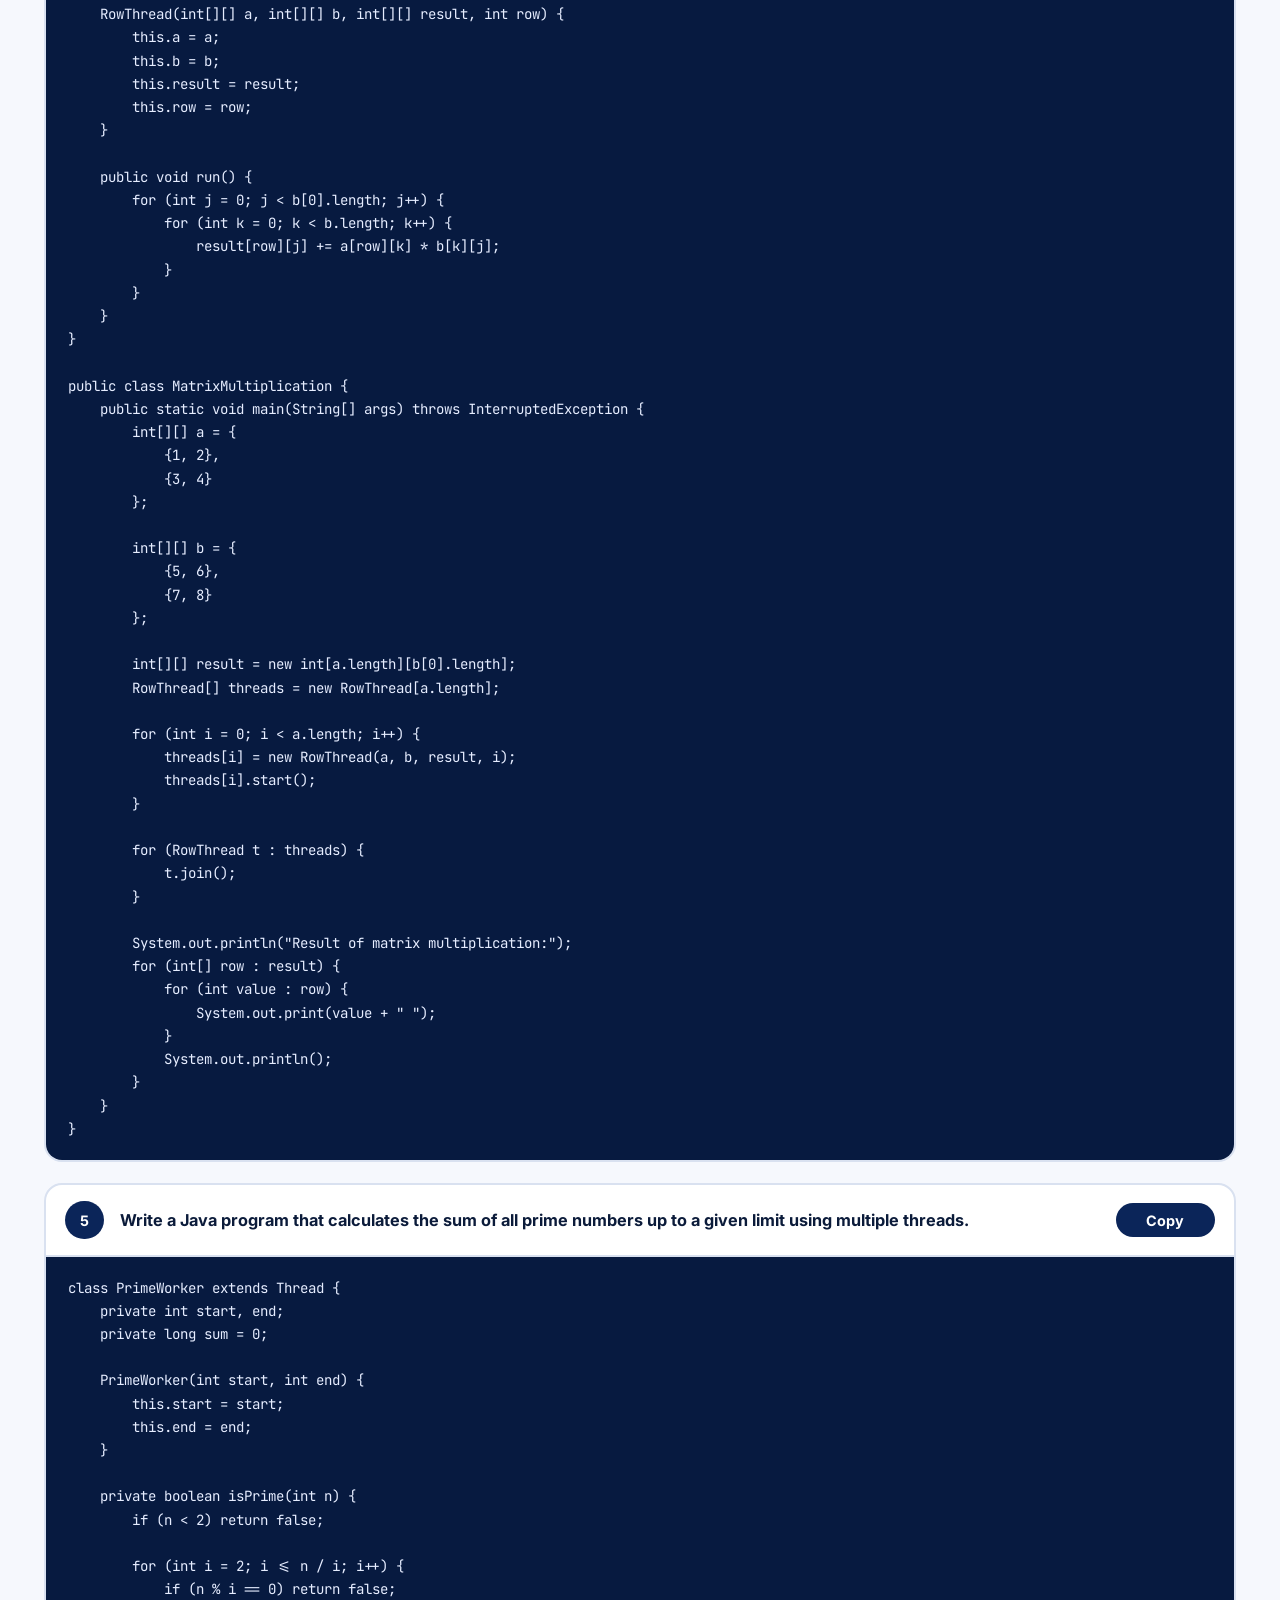
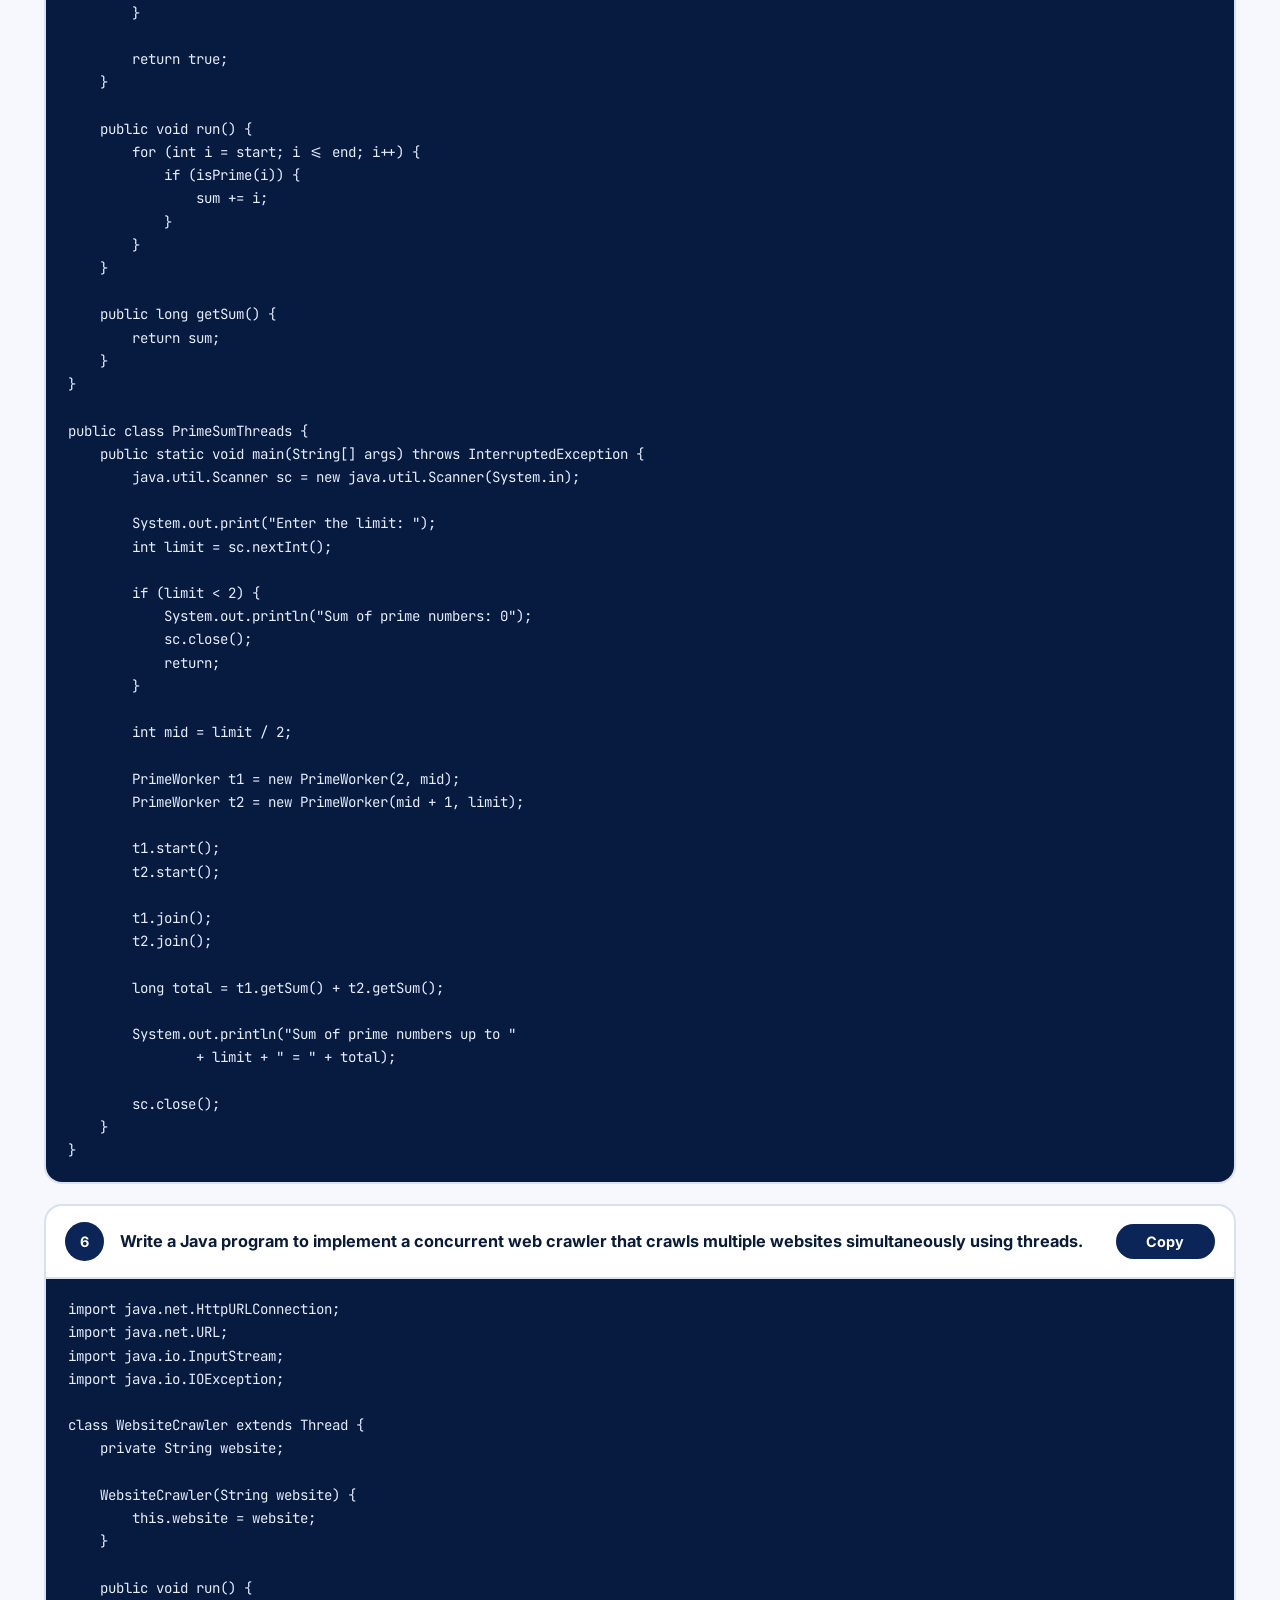
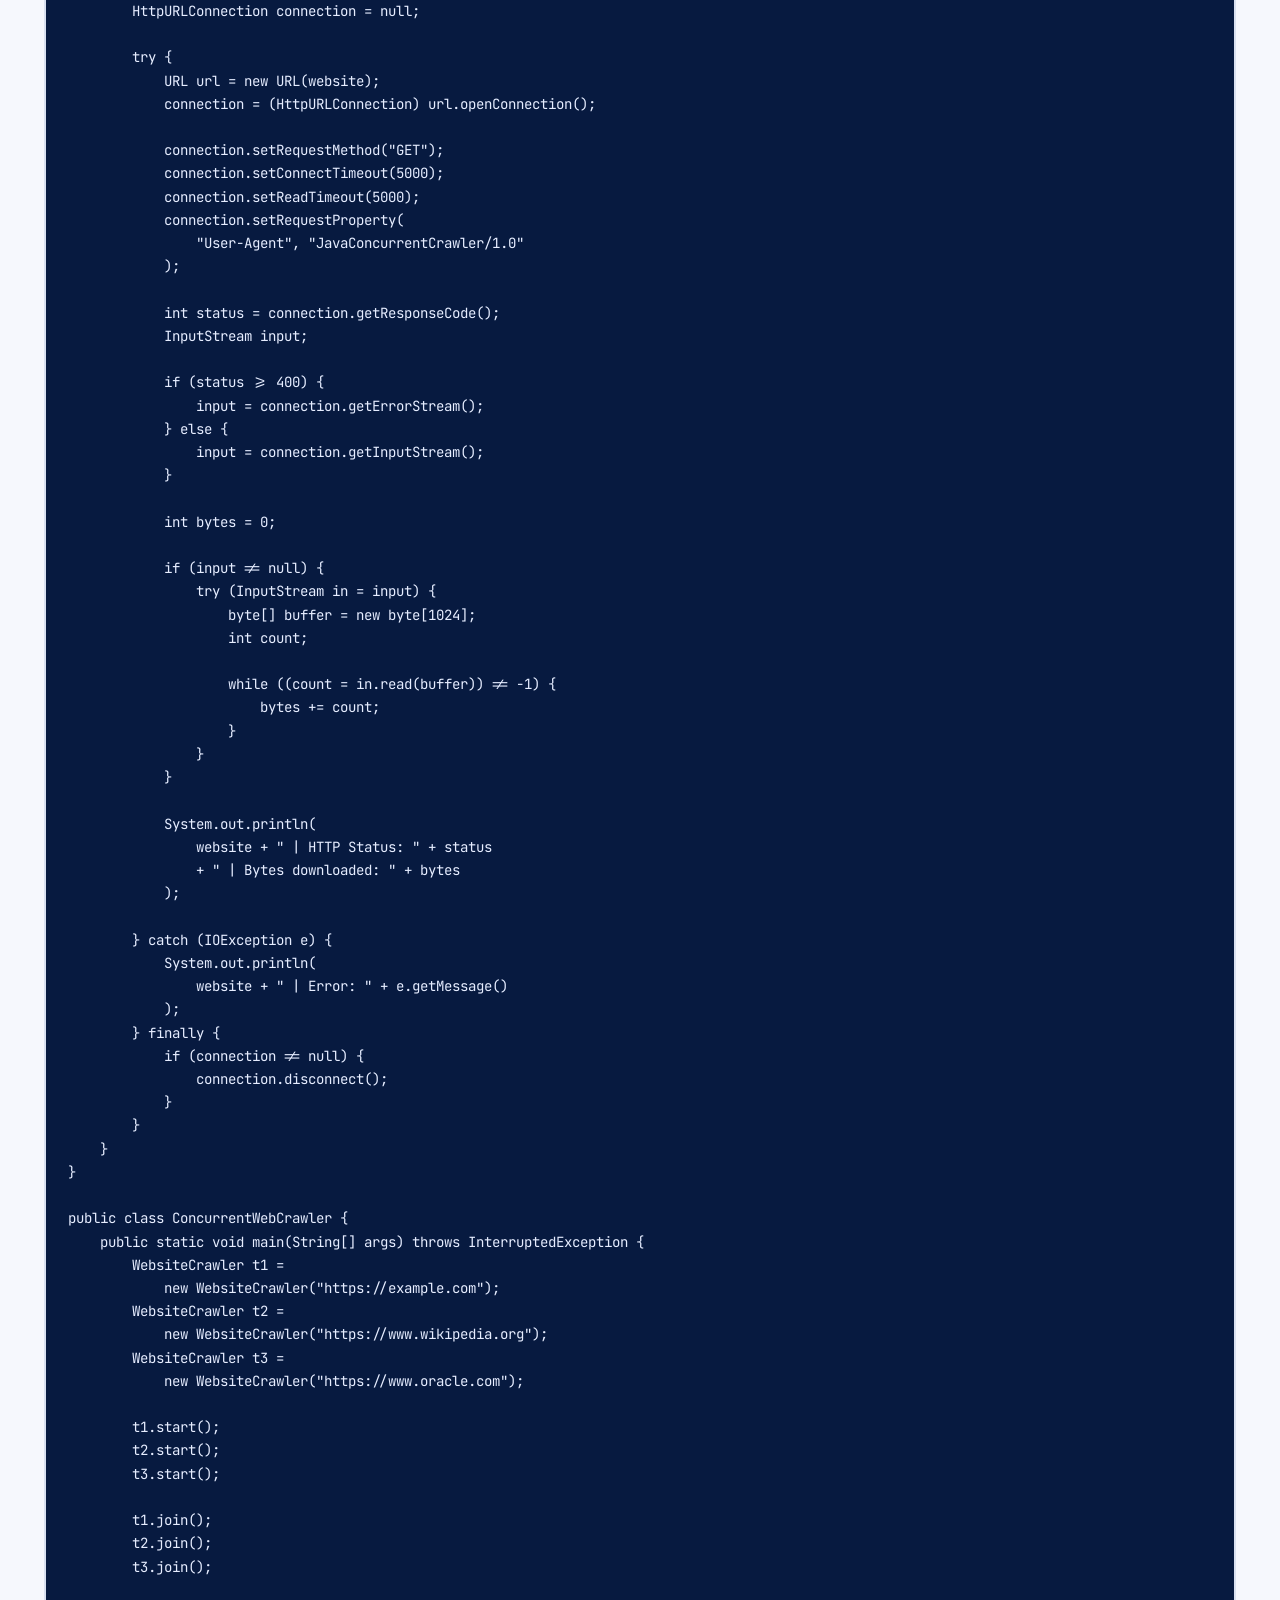
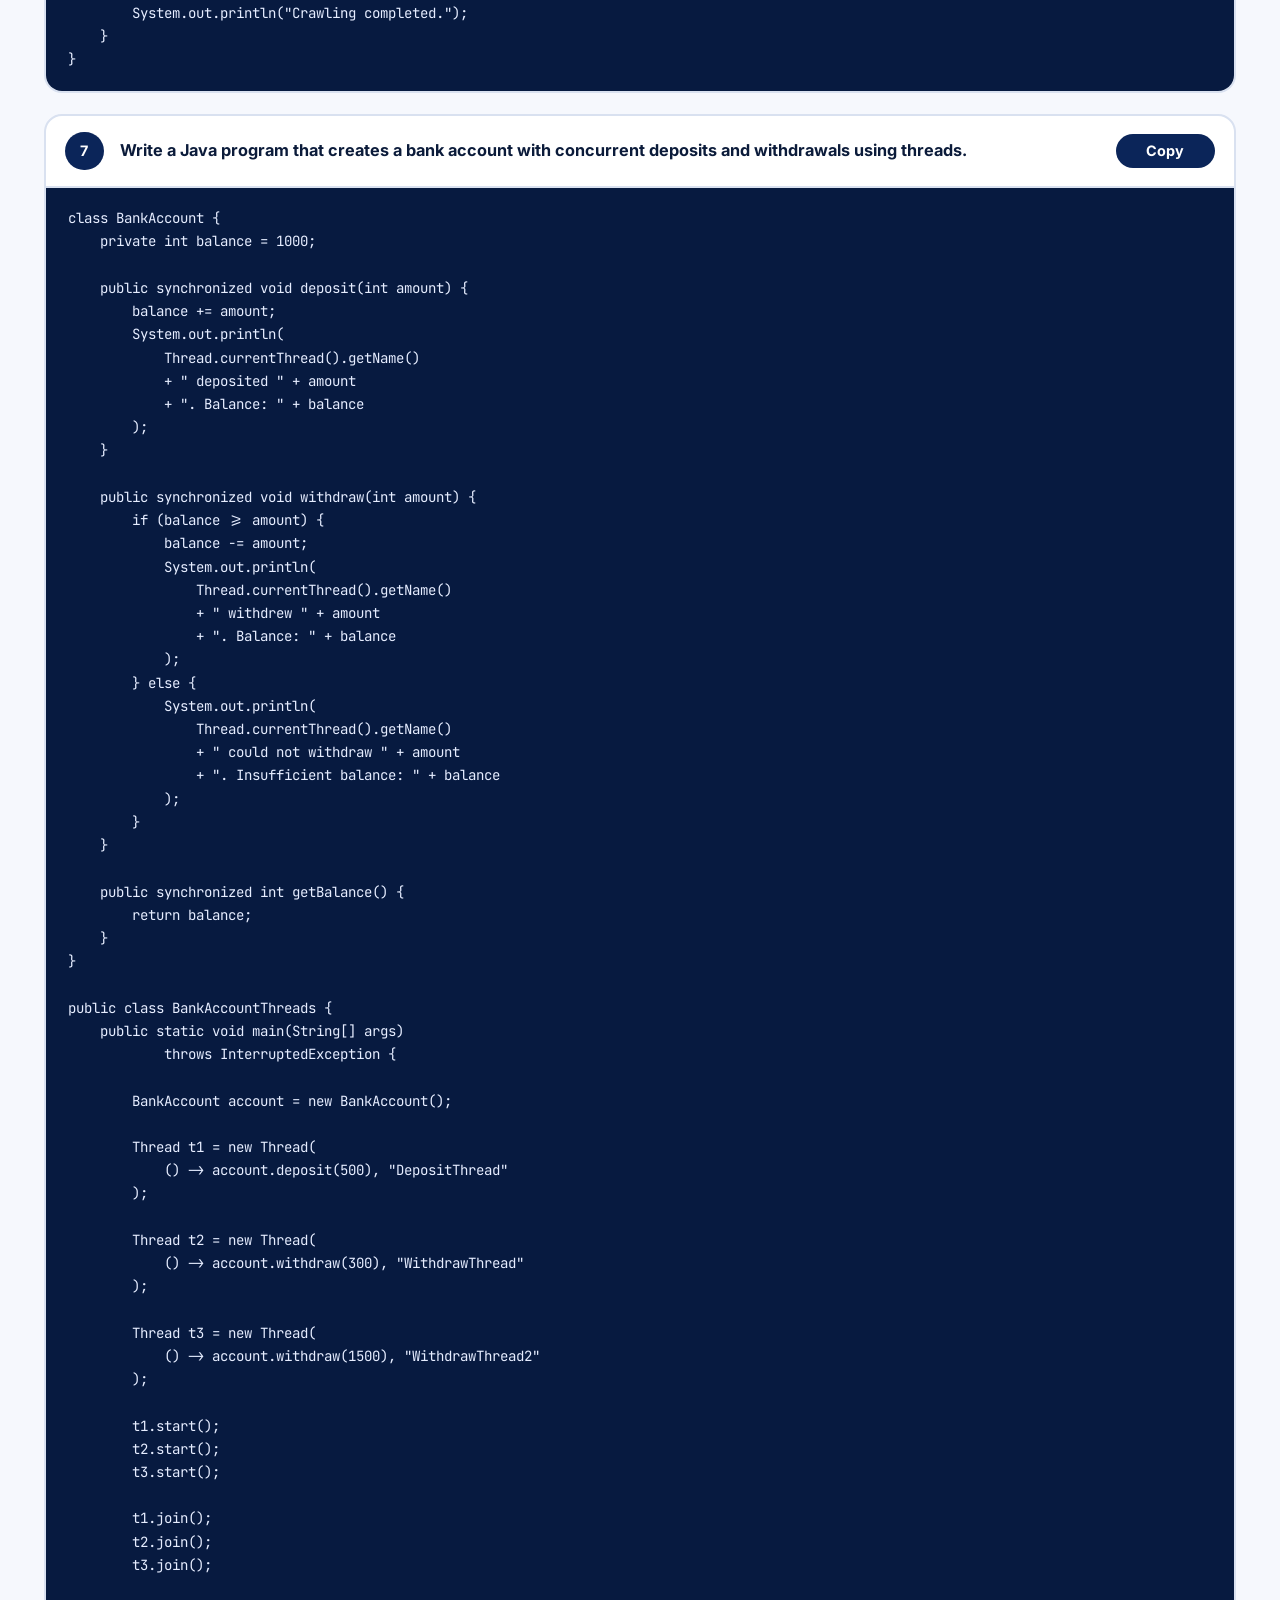
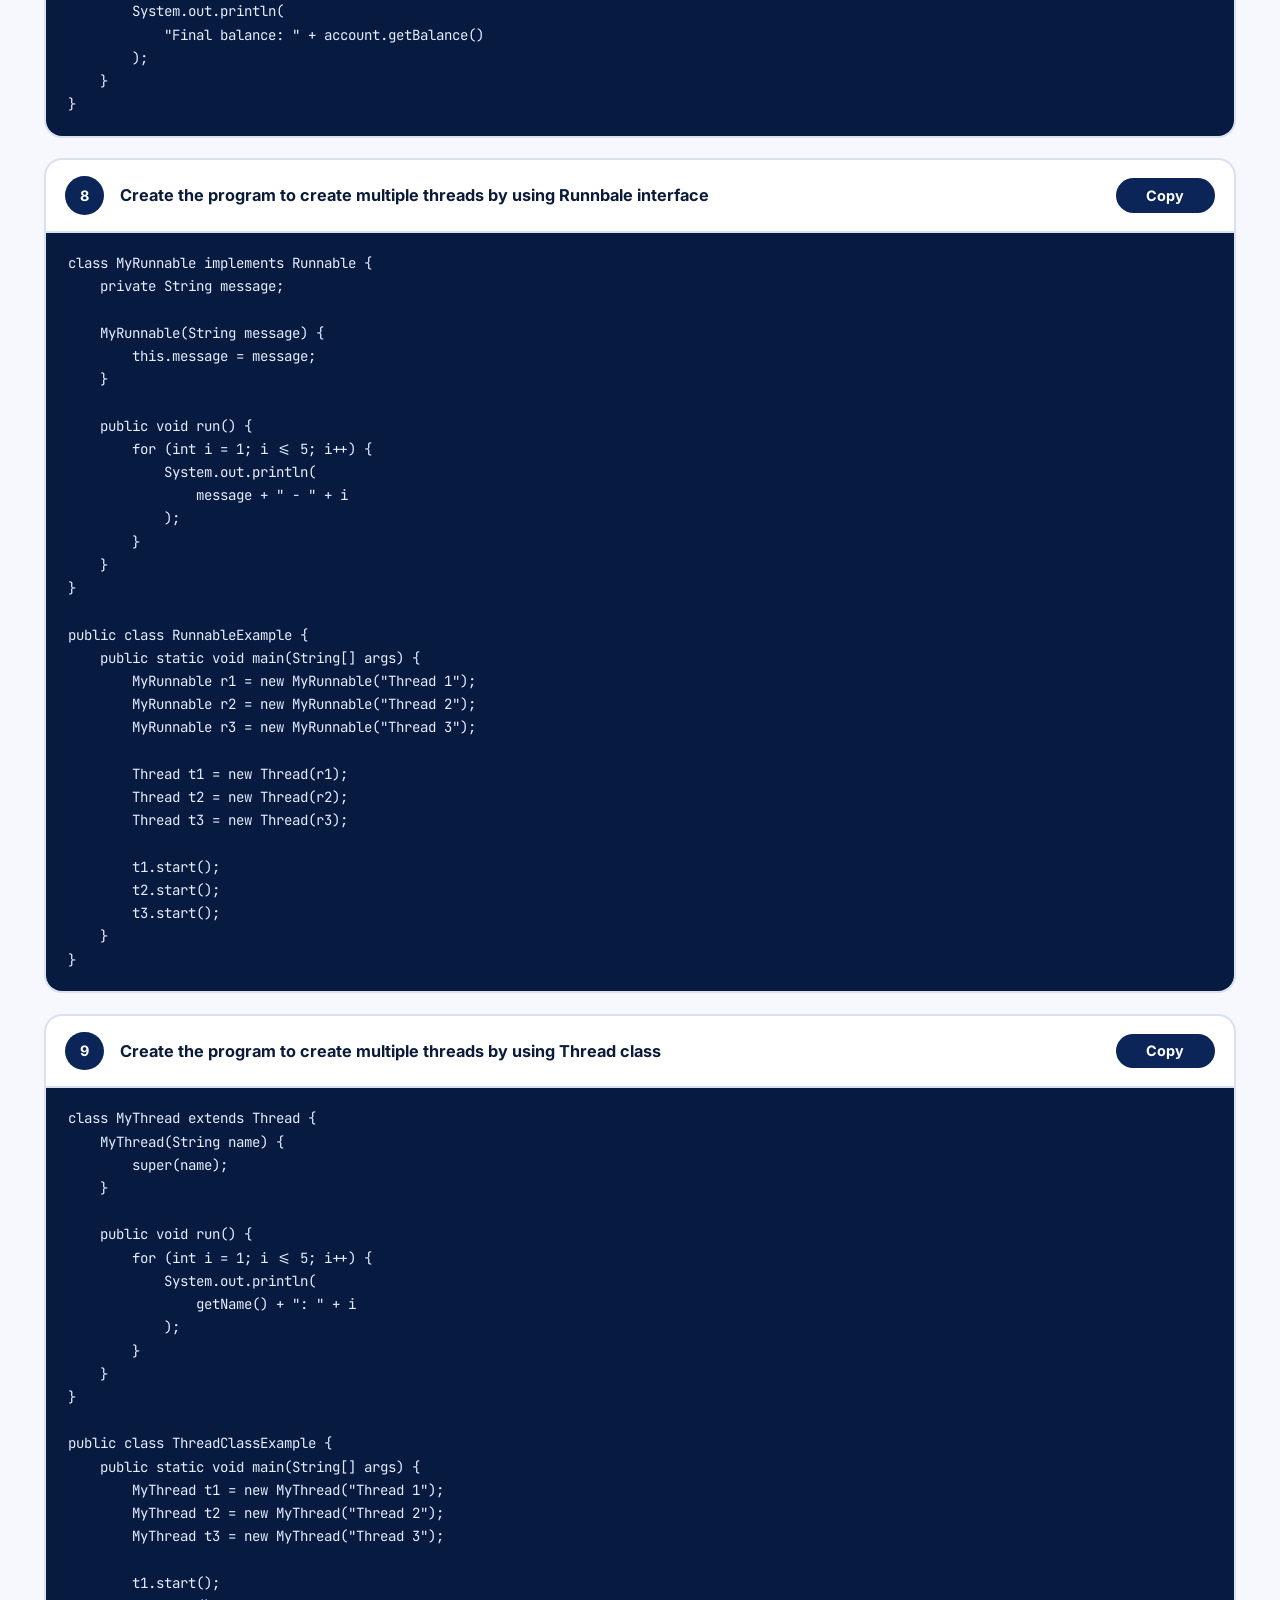
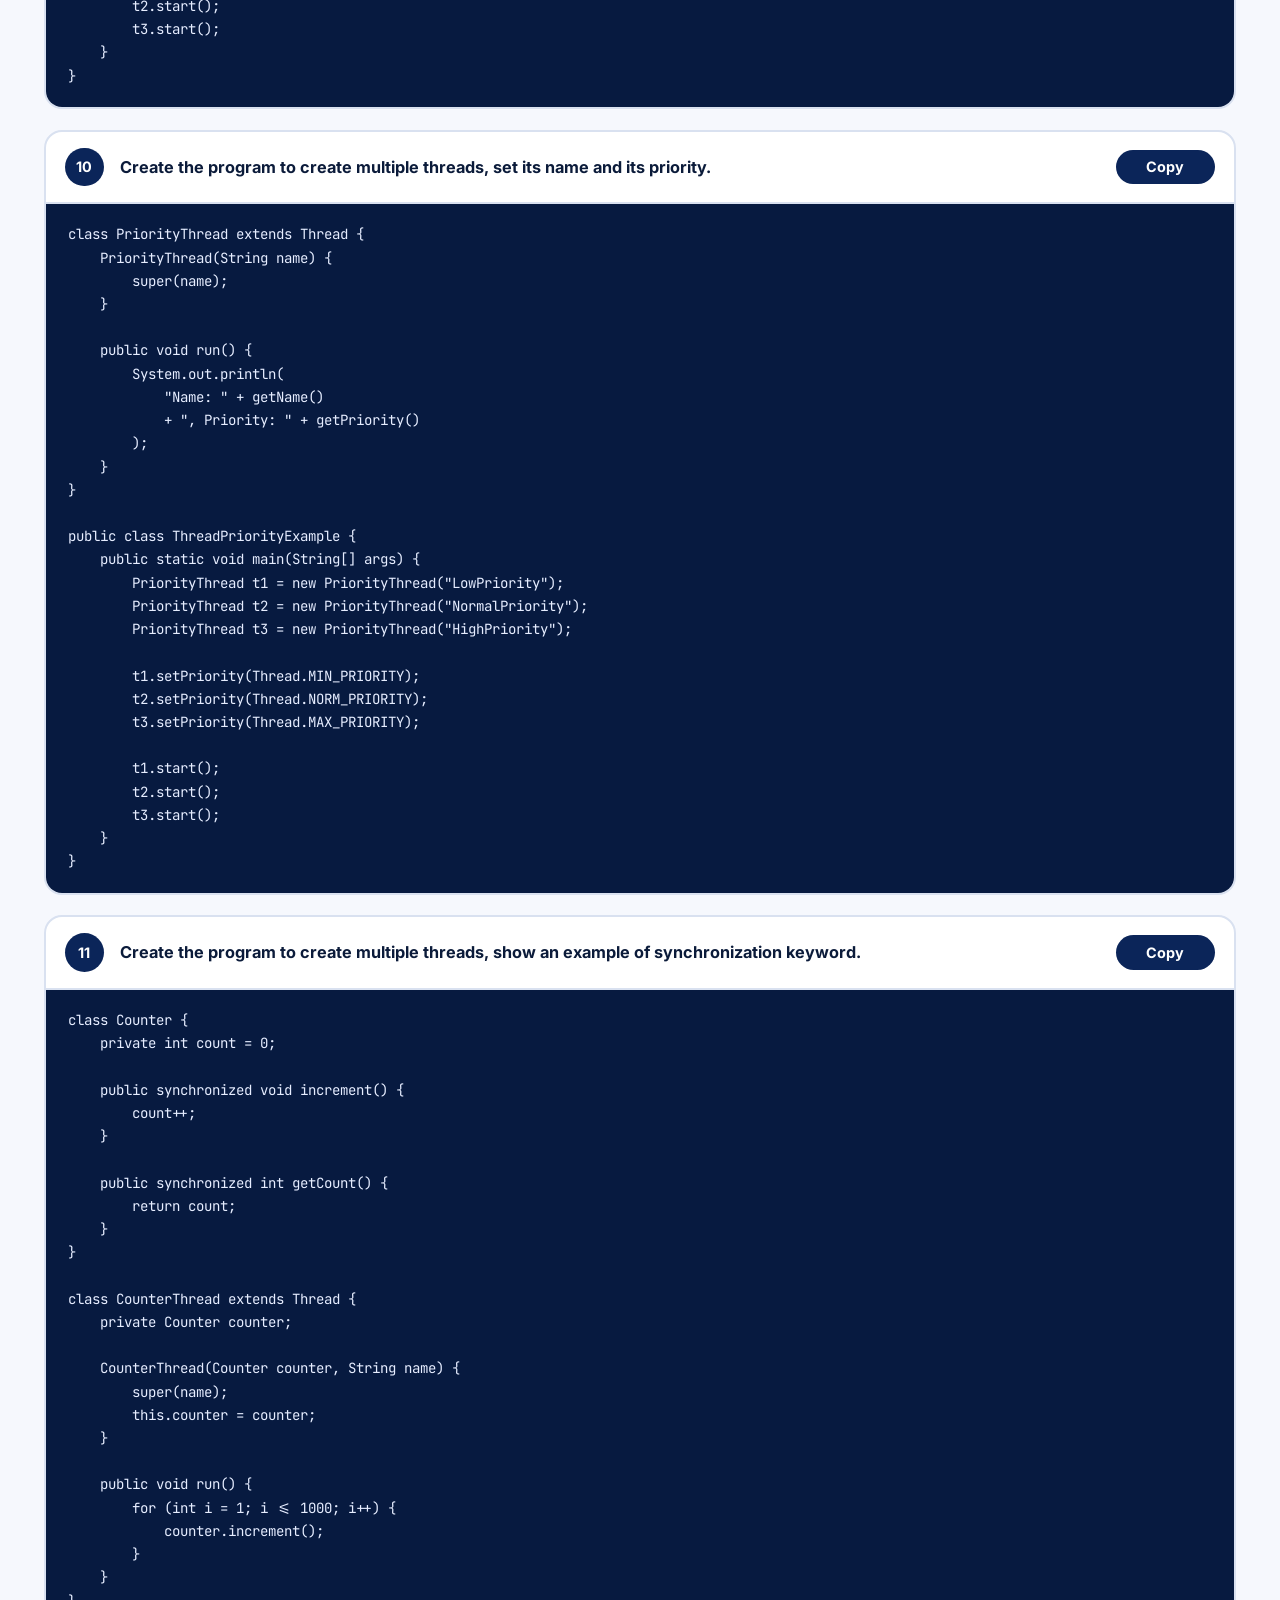
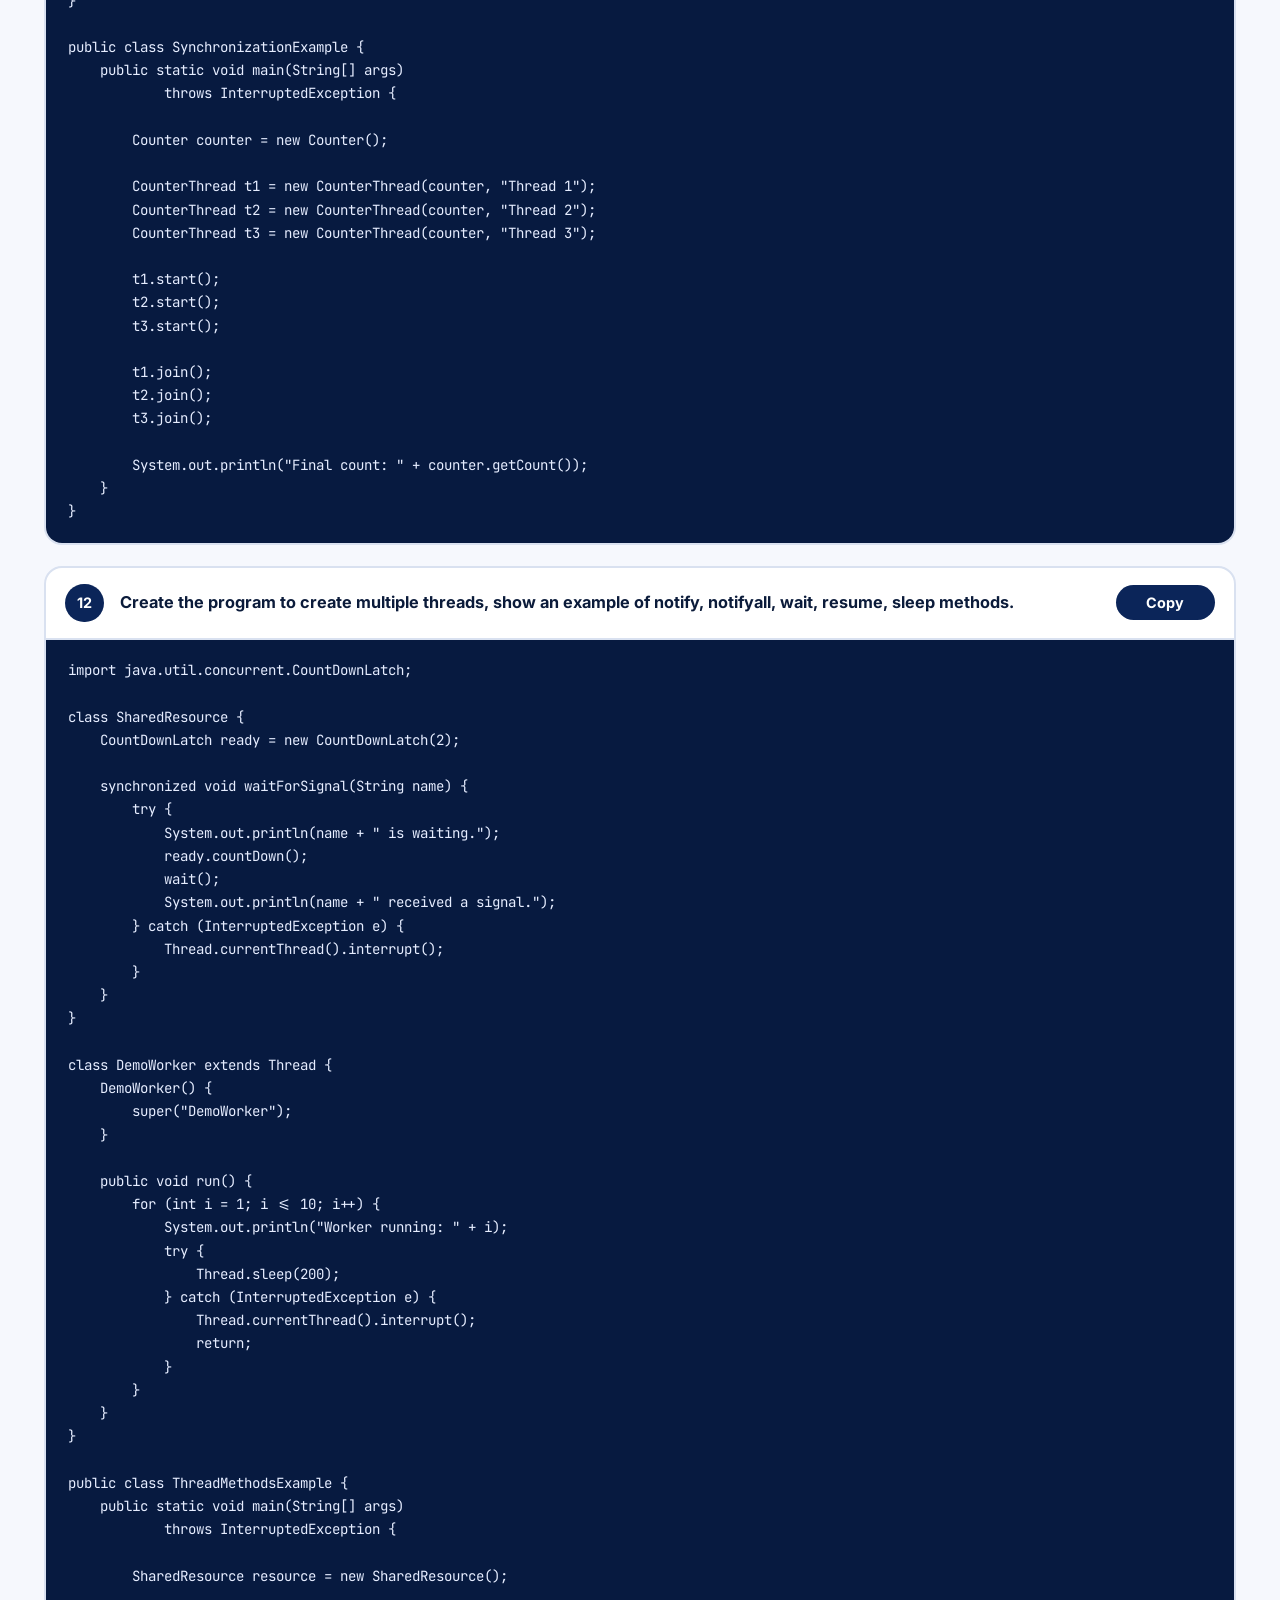
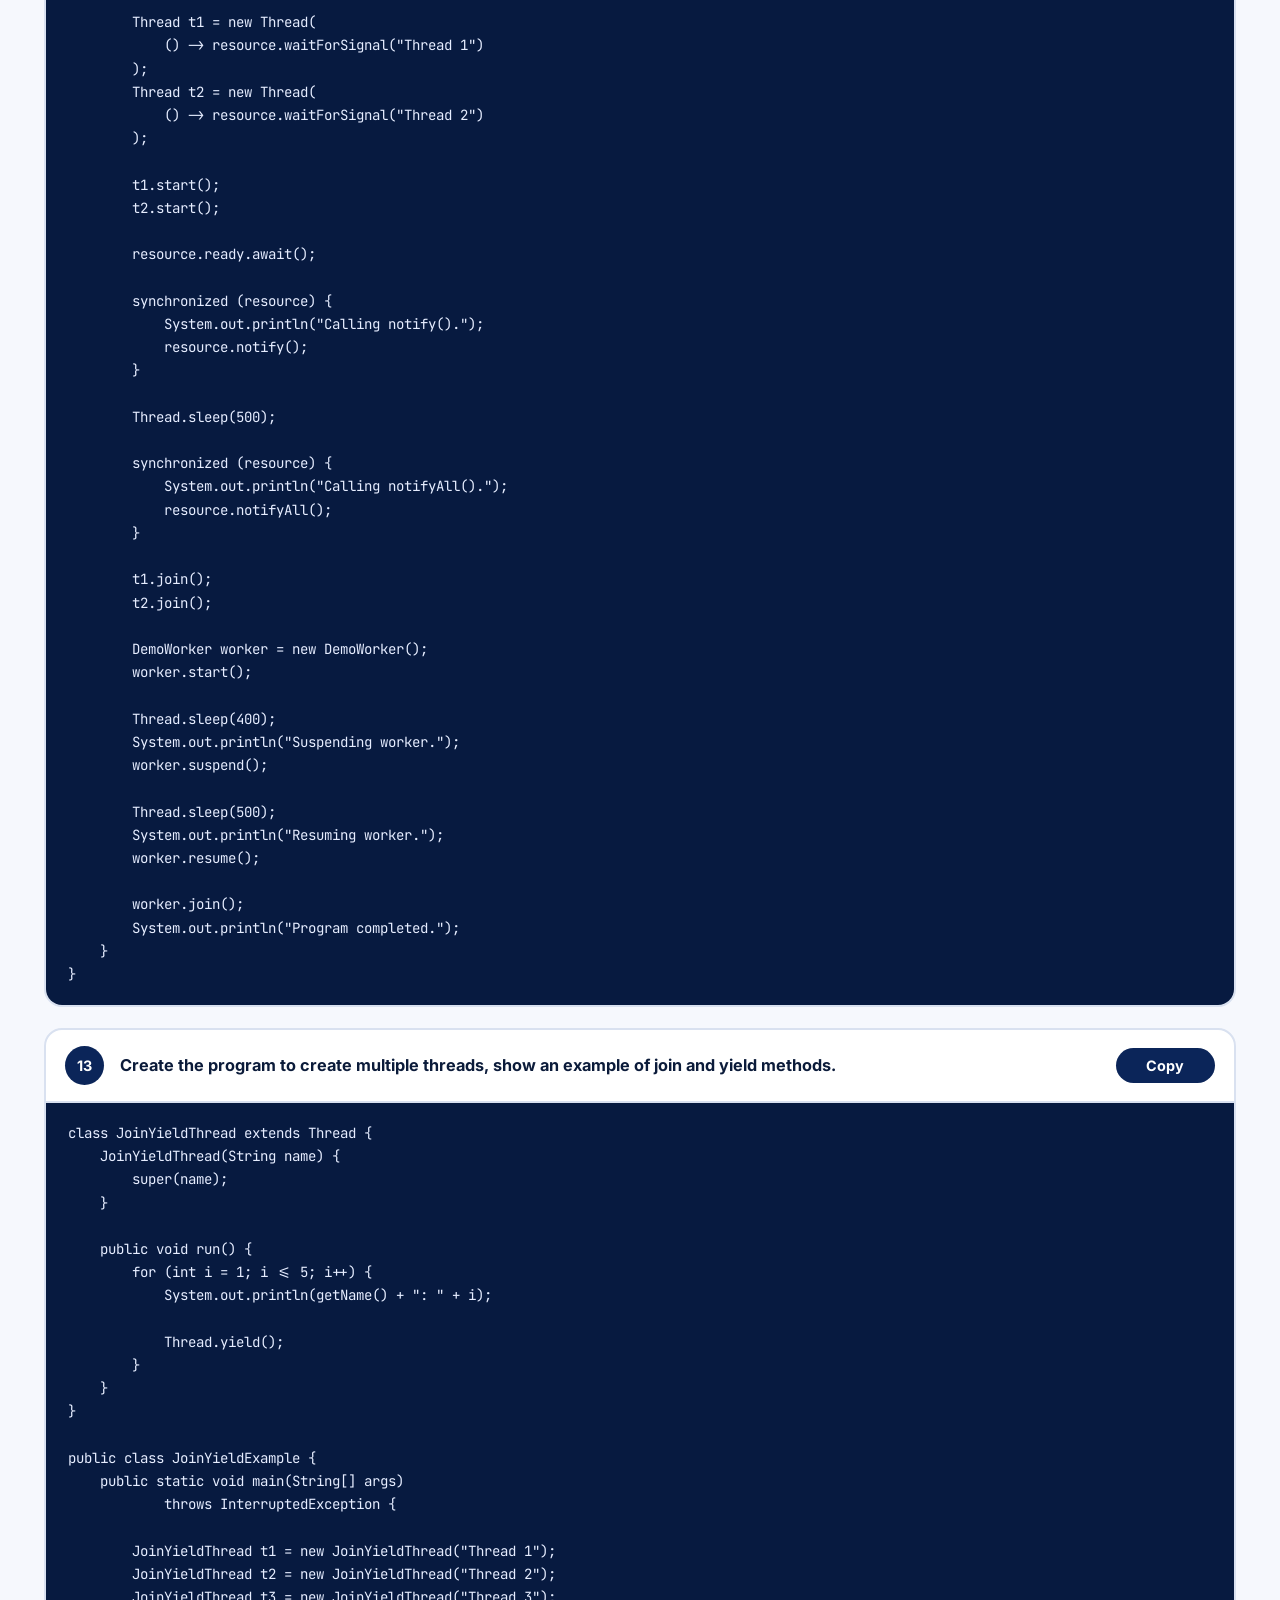
<file: multithreading.html>
<!DOCTYPE html>
<html lang="en">
<head>
<meta charset="UTF-8">
<meta name="viewport" content="width=device-width, initial-scale=1.0">
<title>Multithreading — Core Java Programming</title>
<link href="https://fonts.googleapis.com/css2?family=Inter:wght@400;500;600;700;800&family=JetBrains+Mono:wght@400;500;600&display=swap" rel="stylesheet">
<link rel="stylesheet" href="css/style.css">
</head>
<body data-slug="multithreading">

<header class="hero hero-sm">
  <nav class="breadcrumb" aria-label="Breadcrumb">
    <a href="index.html">Core Java Programming</a>
    <span class="sep">›</span>
    <span>Multithreading</span>
  </nav>
  <h1>Multithreading</h1>
  <p>13 programs. Click Copy, paste into Notepad, save the file with the name of the class that has the <b>main</b> method (for example <b>HelloThread.java</b>), then run <b>javac HelloThread.java</b> and <b>java HelloThread</b> in cmd.</p>
</header>

<main class="wrap">
  <div class="toolbar">
    <a class="back" href="index.html">← All topics</a>
    <input id="search" type="search" placeholder="Search programs..." aria-label="Search programs" autocomplete="off">
    <span id="resultCount" class="result-count"></span>
  </div>
  <section id="programList" class="program-list" aria-label="Programs"></section>
  <p id="noMatch" class="no-match" hidden>No programs match your search.</p>
</main>

<footer>
  Core Java Programming · Practice Programs<br>
  Project by - Avneesh Sharma 7091/24
</footer>

<!--
  HOW TO EDIT: each program below is one <script type="text/plain"> block.
  Change the title in data-title="..." and the code between the tags.
  Code is written as plain text (no escaping needed). Do not write the closing script tag inside code.
-->
<script type="text/plain" class="program-src" data-num="1" data-title="Write a Java program to create a basic Java thread that prints Hello, World! when executed.">class HelloThread extends Thread {
    public void run() {
        System.out.println("Hello, World!");
    }

    public static void main(String[] args) {
        HelloThread t = new HelloThread();
        t.start();
    }
}</script>
<script type="text/plain" class="program-src" data-num="2" data-title="Write a Java program that creates two threads to find and print even and odd numbers from 1 to 20.">class EvenThread extends Thread {
    public void run() {
        System.out.println("Even numbers:");
        for (int i = 2; i <= 20; i += 2) {
            System.out.println(i);
        }
    }
}

class OddThread extends Thread {
    public void run() {
        System.out.println("Odd numbers:");
        for (int i = 1; i <= 20; i += 2) {
            System.out.println(i);
        }
    }
}

public class EvenOddThreads {
    public static void main(String[] args) {
        EvenThread even = new EvenThread();
        OddThread odd = new OddThread();

        even.start();
        odd.start();
    }
}</script>
<script type="text/plain" class="program-src" data-num="3" data-title="Write a Java program that sorts an array of integers using multiple threads.">import java.util.Arrays;

class SortThread extends Thread {
    private int[] array;
    private int start;
    private int end;

    SortThread(int[] array, int start, int end) {
        this.array = array;
        this.start = start;
        this.end = end;
    }

    public void run() {
        Arrays.sort(array, start, end);
    }
}

public class MultiThreadSort {
    public static void main(String[] args) throws InterruptedException {
        int[] arr = {9, 4, 7, 2, 8, 1, 6, 3};

        int mid = arr.length / 2;

        SortThread t1 = new SortThread(arr, 0, mid);
        SortThread t2 = new SortThread(arr, mid, arr.length);

        t1.start();
        t2.start();

        t1.join();
        t2.join();

        int[] left = Arrays.copyOfRange(arr, 0, mid);
        int[] right = Arrays.copyOfRange(arr, mid, arr.length);

        int i = 0, j = 0, k = 0;

        while (i < left.length && j < right.length) {
            if (left[i] <= right[j]) {
                arr[k++] = left[i++];
            } else {
                arr[k++] = right[j++];
            }
        }

        while (i < left.length) {
            arr[k++] = left[i++];
        }

        while (j < right.length) {
            arr[k++] = right[j++];
        }

        System.out.println("Sorted array: " + Arrays.toString(arr));
    }
}</script>
<script type="text/plain" class="program-src" data-num="4" data-title="Write a Java program that performs matrix multiplication using multiple threads.">class RowThread extends Thread {
    private int[][] a, b, result;
    private int row;

    RowThread(int[][] a, int[][] b, int[][] result, int row) {
        this.a = a;
        this.b = b;
        this.result = result;
        this.row = row;
    }

    public void run() {
        for (int j = 0; j < b[0].length; j++) {
            for (int k = 0; k < b.length; k++) {
                result[row][j] += a[row][k] * b[k][j];
            }
        }
    }
}

public class MatrixMultiplication {
    public static void main(String[] args) throws InterruptedException {
        int[][] a = {
            {1, 2},
            {3, 4}
        };

        int[][] b = {
            {5, 6},
            {7, 8}
        };

        int[][] result = new int[a.length][b[0].length];
        RowThread[] threads = new RowThread[a.length];

        for (int i = 0; i < a.length; i++) {
            threads[i] = new RowThread(a, b, result, i);
            threads[i].start();
        }

        for (RowThread t : threads) {
            t.join();
        }

        System.out.println("Result of matrix multiplication:");
        for (int[] row : result) {
            for (int value : row) {
                System.out.print(value + " ");
            }
            System.out.println();
        }
    }
}</script>
<script type="text/plain" class="program-src" data-num="5" data-title="Write a Java program that calculates the sum of all prime numbers up to a given limit using multiple threads.">class PrimeWorker extends Thread {
    private int start, end;
    private long sum = 0;

    PrimeWorker(int start, int end) {
        this.start = start;
        this.end = end;
    }

    private boolean isPrime(int n) {
        if (n < 2) return false;

        for (int i = 2; i <= n / i; i++) {
            if (n % i == 0) return false;
        }

        return true;
    }

    public void run() {
        for (int i = start; i <= end; i++) {
            if (isPrime(i)) {
                sum += i;
            }
        }
    }

    public long getSum() {
        return sum;
    }
}

public class PrimeSumThreads {
    public static void main(String[] args) throws InterruptedException {
        java.util.Scanner sc = new java.util.Scanner(System.in);

        System.out.print("Enter the limit: ");
        int limit = sc.nextInt();

        if (limit < 2) {
            System.out.println("Sum of prime numbers: 0");
            sc.close();
            return;
        }

        int mid = limit / 2;

        PrimeWorker t1 = new PrimeWorker(2, mid);
        PrimeWorker t2 = new PrimeWorker(mid + 1, limit);

        t1.start();
        t2.start();

        t1.join();
        t2.join();

        long total = t1.getSum() + t2.getSum();

        System.out.println("Sum of prime numbers up to "
                + limit + " = " + total);

        sc.close();
    }
}</script>
<script type="text/plain" class="program-src" data-num="6" data-title="Write a Java program to implement a concurrent web crawler that crawls multiple websites simultaneously using threads.">import java.net.HttpURLConnection;
import java.net.URL;
import java.io.InputStream;
import java.io.IOException;

class WebsiteCrawler extends Thread {
    private String website;

    WebsiteCrawler(String website) {
        this.website = website;
    }

    public void run() {
        HttpURLConnection connection = null;

        try {
            URL url = new URL(website);
            connection = (HttpURLConnection) url.openConnection();

            connection.setRequestMethod("GET");
            connection.setConnectTimeout(5000);
            connection.setReadTimeout(5000);
            connection.setRequestProperty(
                "User-Agent", "JavaConcurrentCrawler/1.0"
            );

            int status = connection.getResponseCode();
            InputStream input;

            if (status >= 400) {
                input = connection.getErrorStream();
            } else {
                input = connection.getInputStream();
            }

            int bytes = 0;

            if (input != null) {
                try (InputStream in = input) {
                    byte[] buffer = new byte[1024];
                    int count;

                    while ((count = in.read(buffer)) != -1) {
                        bytes += count;
                    }
                }
            }

            System.out.println(
                website + " | HTTP Status: " + status
                + " | Bytes downloaded: " + bytes
            );

        } catch (IOException e) {
            System.out.println(
                website + " | Error: " + e.getMessage()
            );
        } finally {
            if (connection != null) {
                connection.disconnect();
            }
        }
    }
}

public class ConcurrentWebCrawler {
    public static void main(String[] args) throws InterruptedException {
        WebsiteCrawler t1 =
            new WebsiteCrawler("https://example.com");
        WebsiteCrawler t2 =
            new WebsiteCrawler("https://www.wikipedia.org");
        WebsiteCrawler t3 =
            new WebsiteCrawler("https://www.oracle.com");

        t1.start();
        t2.start();
        t3.start();

        t1.join();
        t2.join();
        t3.join();

        System.out.println("Crawling completed.");
    }
}</script>
<script type="text/plain" class="program-src" data-num="7" data-title="Write a Java program that creates a bank account with concurrent deposits and withdrawals using threads.">class BankAccount {
    private int balance = 1000;

    public synchronized void deposit(int amount) {
        balance += amount;
        System.out.println(
            Thread.currentThread().getName()
            + " deposited " + amount
            + ". Balance: " + balance
        );
    }

    public synchronized void withdraw(int amount) {
        if (balance >= amount) {
            balance -= amount;
            System.out.println(
                Thread.currentThread().getName()
                + " withdrew " + amount
                + ". Balance: " + balance
            );
        } else {
            System.out.println(
                Thread.currentThread().getName()
                + " could not withdraw " + amount
                + ". Insufficient balance: " + balance
            );
        }
    }

    public synchronized int getBalance() {
        return balance;
    }
}

public class BankAccountThreads {
    public static void main(String[] args)
            throws InterruptedException {

        BankAccount account = new BankAccount();

        Thread t1 = new Thread(
            () -> account.deposit(500), "DepositThread"
        );

        Thread t2 = new Thread(
            () -> account.withdraw(300), "WithdrawThread"
        );

        Thread t3 = new Thread(
            () -> account.withdraw(1500), "WithdrawThread2"
        );

        t1.start();
        t2.start();
        t3.start();

        t1.join();
        t2.join();
        t3.join();

        System.out.println(
            "Final balance: " + account.getBalance()
        );
    }
}</script>
<script type="text/plain" class="program-src" data-num="8" data-title="Create the program to create multiple threads by using Runnbale interface">class MyRunnable implements Runnable {
    private String message;

    MyRunnable(String message) {
        this.message = message;
    }

    public void run() {
        for (int i = 1; i <= 5; i++) {
            System.out.println(
                message + " - " + i
            );
        }
    }
}

public class RunnableExample {
    public static void main(String[] args) {
        MyRunnable r1 = new MyRunnable("Thread 1");
        MyRunnable r2 = new MyRunnable("Thread 2");
        MyRunnable r3 = new MyRunnable("Thread 3");

        Thread t1 = new Thread(r1);
        Thread t2 = new Thread(r2);
        Thread t3 = new Thread(r3);

        t1.start();
        t2.start();
        t3.start();
    }
}</script>
<script type="text/plain" class="program-src" data-num="9" data-title="Create the program to create multiple threads by using Thread class">class MyThread extends Thread {
    MyThread(String name) {
        super(name);
    }

    public void run() {
        for (int i = 1; i <= 5; i++) {
            System.out.println(
                getName() + ": " + i
            );
        }
    }
}

public class ThreadClassExample {
    public static void main(String[] args) {
        MyThread t1 = new MyThread("Thread 1");
        MyThread t2 = new MyThread("Thread 2");
        MyThread t3 = new MyThread("Thread 3");

        t1.start();
        t2.start();
        t3.start();
    }
}</script>
<script type="text/plain" class="program-src" data-num="10" data-title="Create the program to create multiple threads, set its name and its priority.">class PriorityThread extends Thread {
    PriorityThread(String name) {
        super(name);
    }

    public void run() {
        System.out.println(
            "Name: " + getName()
            + ", Priority: " + getPriority()
        );
    }
}

public class ThreadPriorityExample {
    public static void main(String[] args) {
        PriorityThread t1 = new PriorityThread("LowPriority");
        PriorityThread t2 = new PriorityThread("NormalPriority");
        PriorityThread t3 = new PriorityThread("HighPriority");

        t1.setPriority(Thread.MIN_PRIORITY);
        t2.setPriority(Thread.NORM_PRIORITY);
        t3.setPriority(Thread.MAX_PRIORITY);

        t1.start();
        t2.start();
        t3.start();
    }
}</script>
<script type="text/plain" class="program-src" data-num="11" data-title="Create the program to create multiple threads, show an example of synchronization keyword.">class Counter {
    private int count = 0;

    public synchronized void increment() {
        count++;
    }

    public synchronized int getCount() {
        return count;
    }
}

class CounterThread extends Thread {
    private Counter counter;

    CounterThread(Counter counter, String name) {
        super(name);
        this.counter = counter;
    }

    public void run() {
        for (int i = 1; i <= 1000; i++) {
            counter.increment();
        }
    }
}

public class SynchronizationExample {
    public static void main(String[] args)
            throws InterruptedException {

        Counter counter = new Counter();

        CounterThread t1 = new CounterThread(counter, "Thread 1");
        CounterThread t2 = new CounterThread(counter, "Thread 2");
        CounterThread t3 = new CounterThread(counter, "Thread 3");

        t1.start();
        t2.start();
        t3.start();

        t1.join();
        t2.join();
        t3.join();

        System.out.println("Final count: " + counter.getCount());
    }
}</script>
<script type="text/plain" class="program-src" data-num="12" data-title="Create the program to create multiple threads, show an example of notify, notifyall, wait, resume, sleep methods.">import java.util.concurrent.CountDownLatch;

class SharedResource {
    CountDownLatch ready = new CountDownLatch(2);

    synchronized void waitForSignal(String name) {
        try {
            System.out.println(name + " is waiting.");
            ready.countDown();
            wait();
            System.out.println(name + " received a signal.");
        } catch (InterruptedException e) {
            Thread.currentThread().interrupt();
        }
    }
}

class DemoWorker extends Thread {
    DemoWorker() {
        super("DemoWorker");
    }

    public void run() {
        for (int i = 1; i <= 10; i++) {
            System.out.println("Worker running: " + i);
            try {
                Thread.sleep(200);
            } catch (InterruptedException e) {
                Thread.currentThread().interrupt();
                return;
            }
        }
    }
}

public class ThreadMethodsExample {
    public static void main(String[] args)
            throws InterruptedException {

        SharedResource resource = new SharedResource();

        Thread t1 = new Thread(
            () -> resource.waitForSignal("Thread 1")
        );
        Thread t2 = new Thread(
            () -> resource.waitForSignal("Thread 2")
        );

        t1.start();
        t2.start();

        resource.ready.await();

        synchronized (resource) {
            System.out.println("Calling notify().");
            resource.notify();
        }

        Thread.sleep(500);

        synchronized (resource) {
            System.out.println("Calling notifyAll().");
            resource.notifyAll();
        }

        t1.join();
        t2.join();

        DemoWorker worker = new DemoWorker();
        worker.start();

        Thread.sleep(400);
        System.out.println("Suspending worker.");
        worker.suspend();

        Thread.sleep(500);
        System.out.println("Resuming worker.");
        worker.resume();

        worker.join();
        System.out.println("Program completed.");
    }
}</script>
<script type="text/plain" class="program-src" data-num="13" data-title="Create the program to create multiple threads, show an example of join and yield methods.">class JoinYieldThread extends Thread {
    JoinYieldThread(String name) {
        super(name);
    }

    public void run() {
        for (int i = 1; i <= 5; i++) {
            System.out.println(getName() + ": " + i);

            Thread.yield();
        }
    }
}

public class JoinYieldExample {
    public static void main(String[] args)
            throws InterruptedException {

        JoinYieldThread t1 = new JoinYieldThread("Thread 1");
        JoinYieldThread t2 = new JoinYieldThread("Thread 2");
        JoinYieldThread t3 = new JoinYieldThread("Thread 3");

        t1.start();
        t2.start();

        t1.join();

        System.out.println("Thread 1 has completed.");

        t3.start();

        t2.join();
        t3.join();

        System.out.println("All threads have completed.");
    }
}</script>

<script src="js/topic.js"></script>
</body>
</html>
</file>
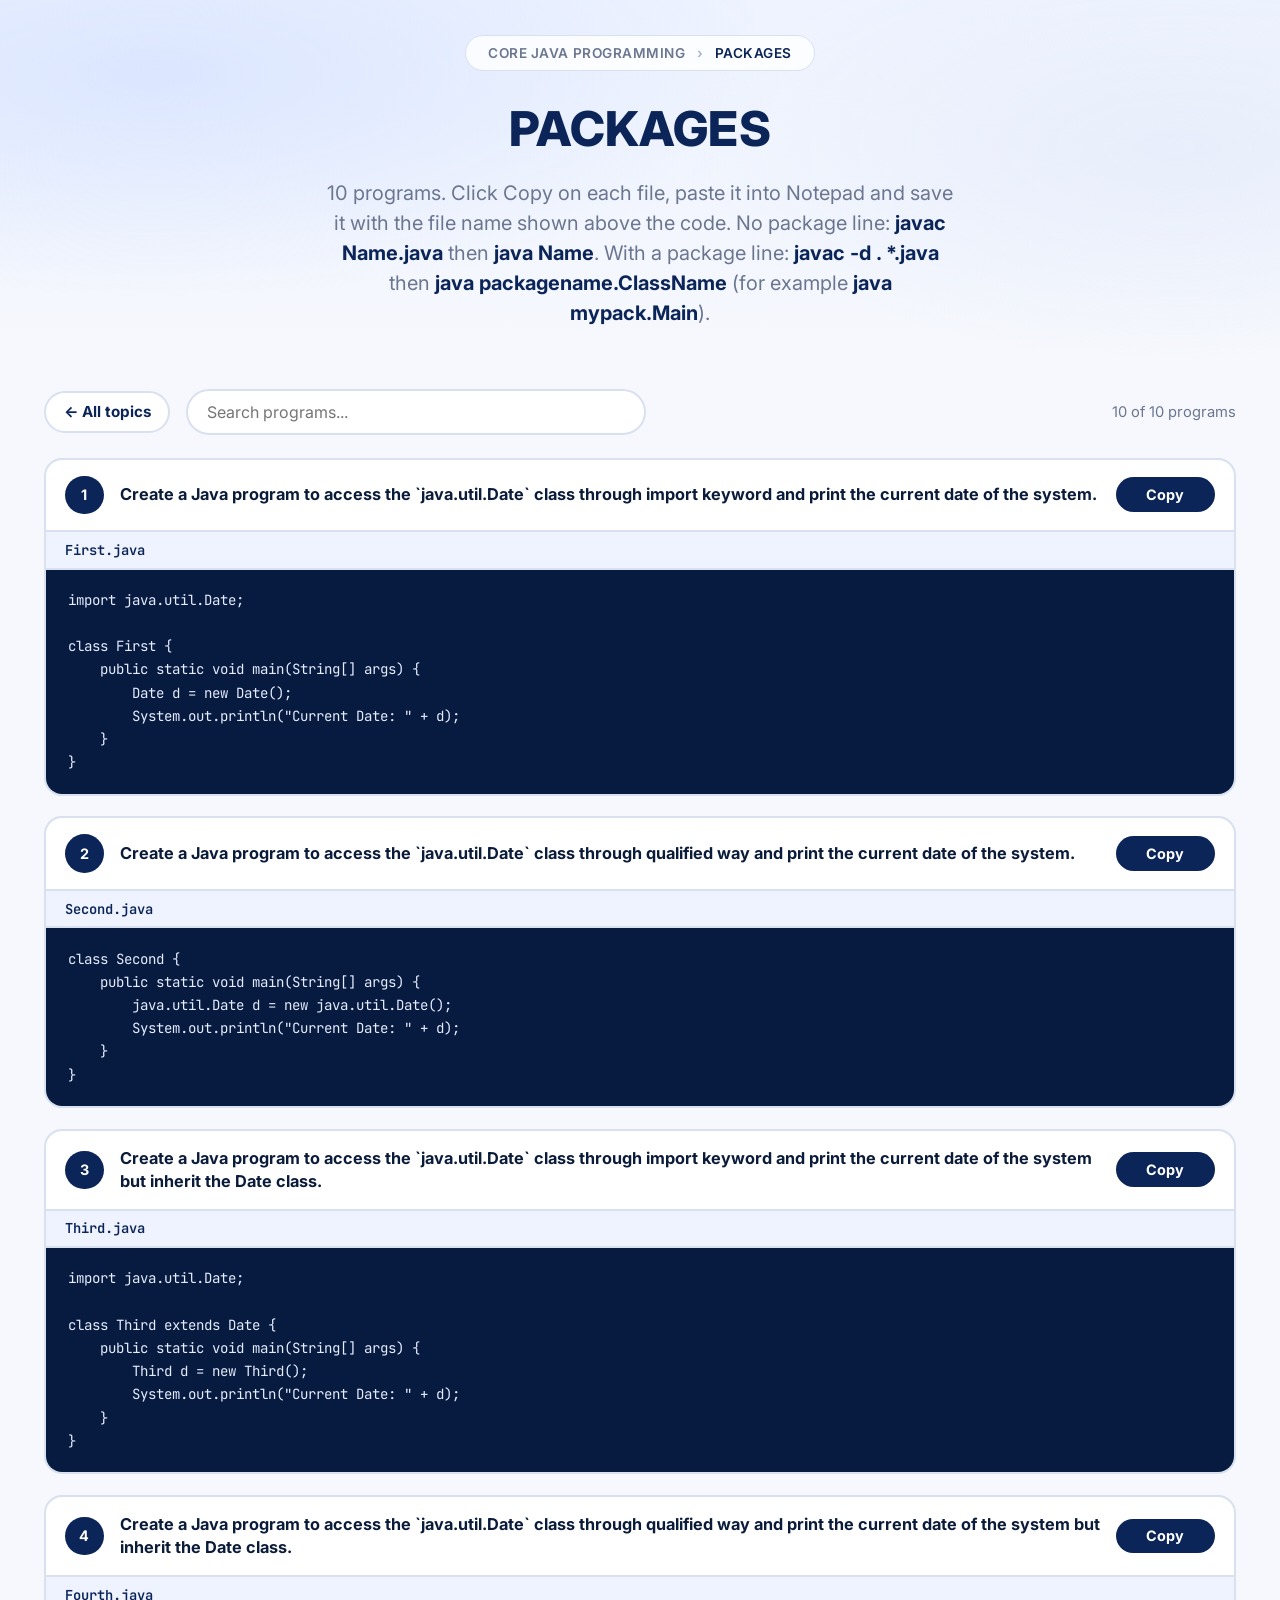
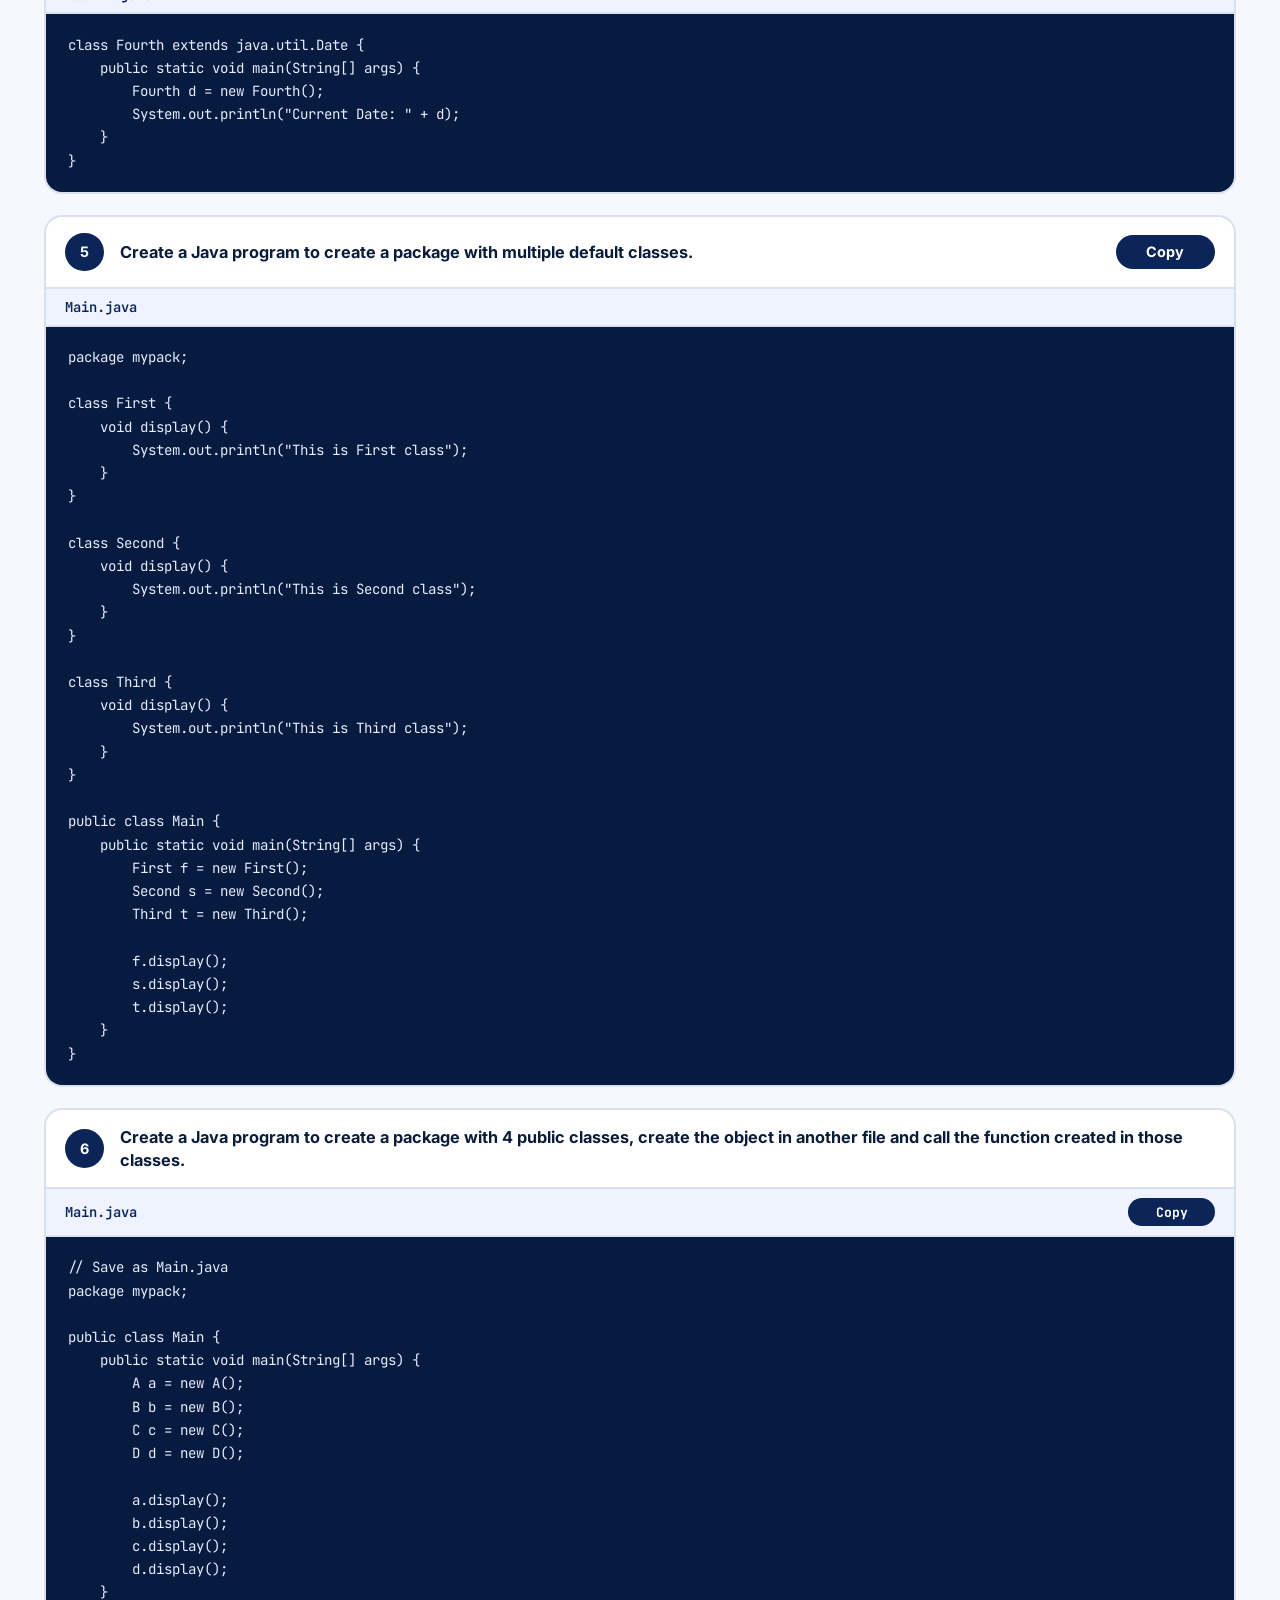
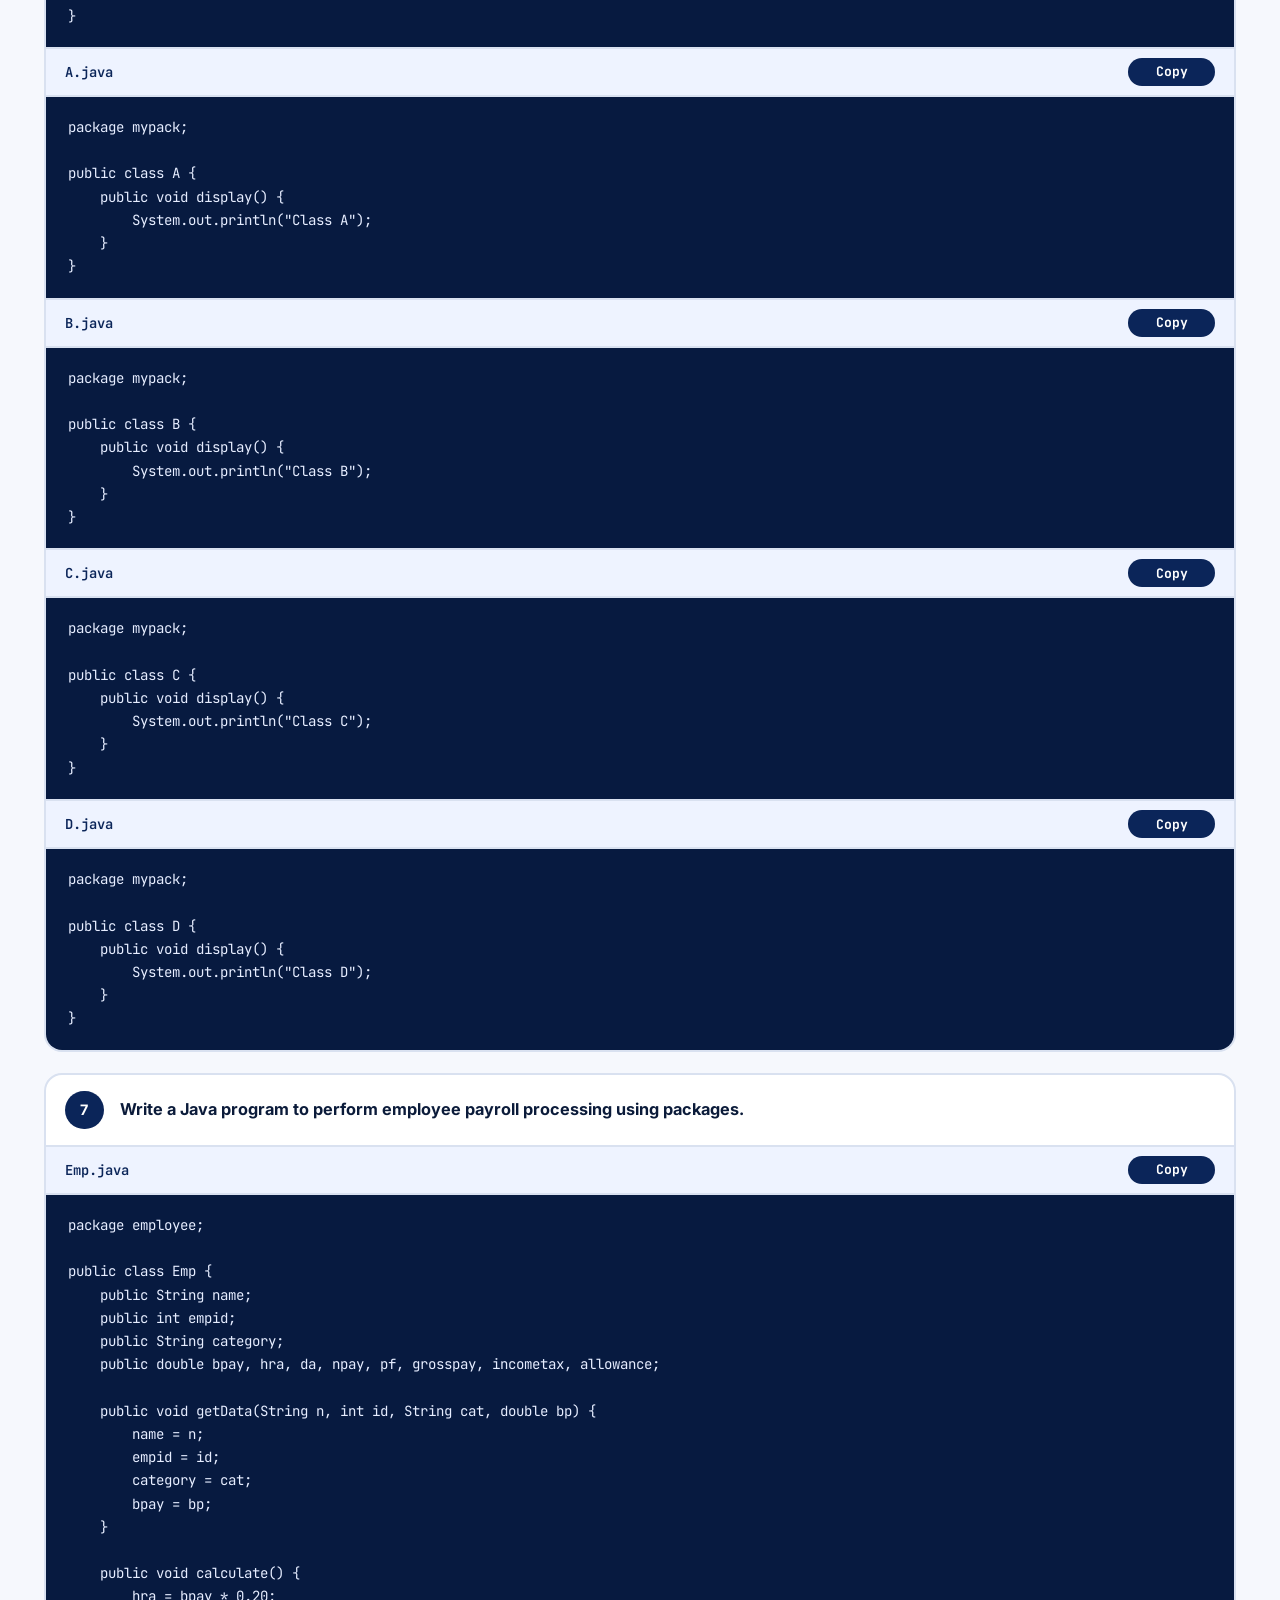
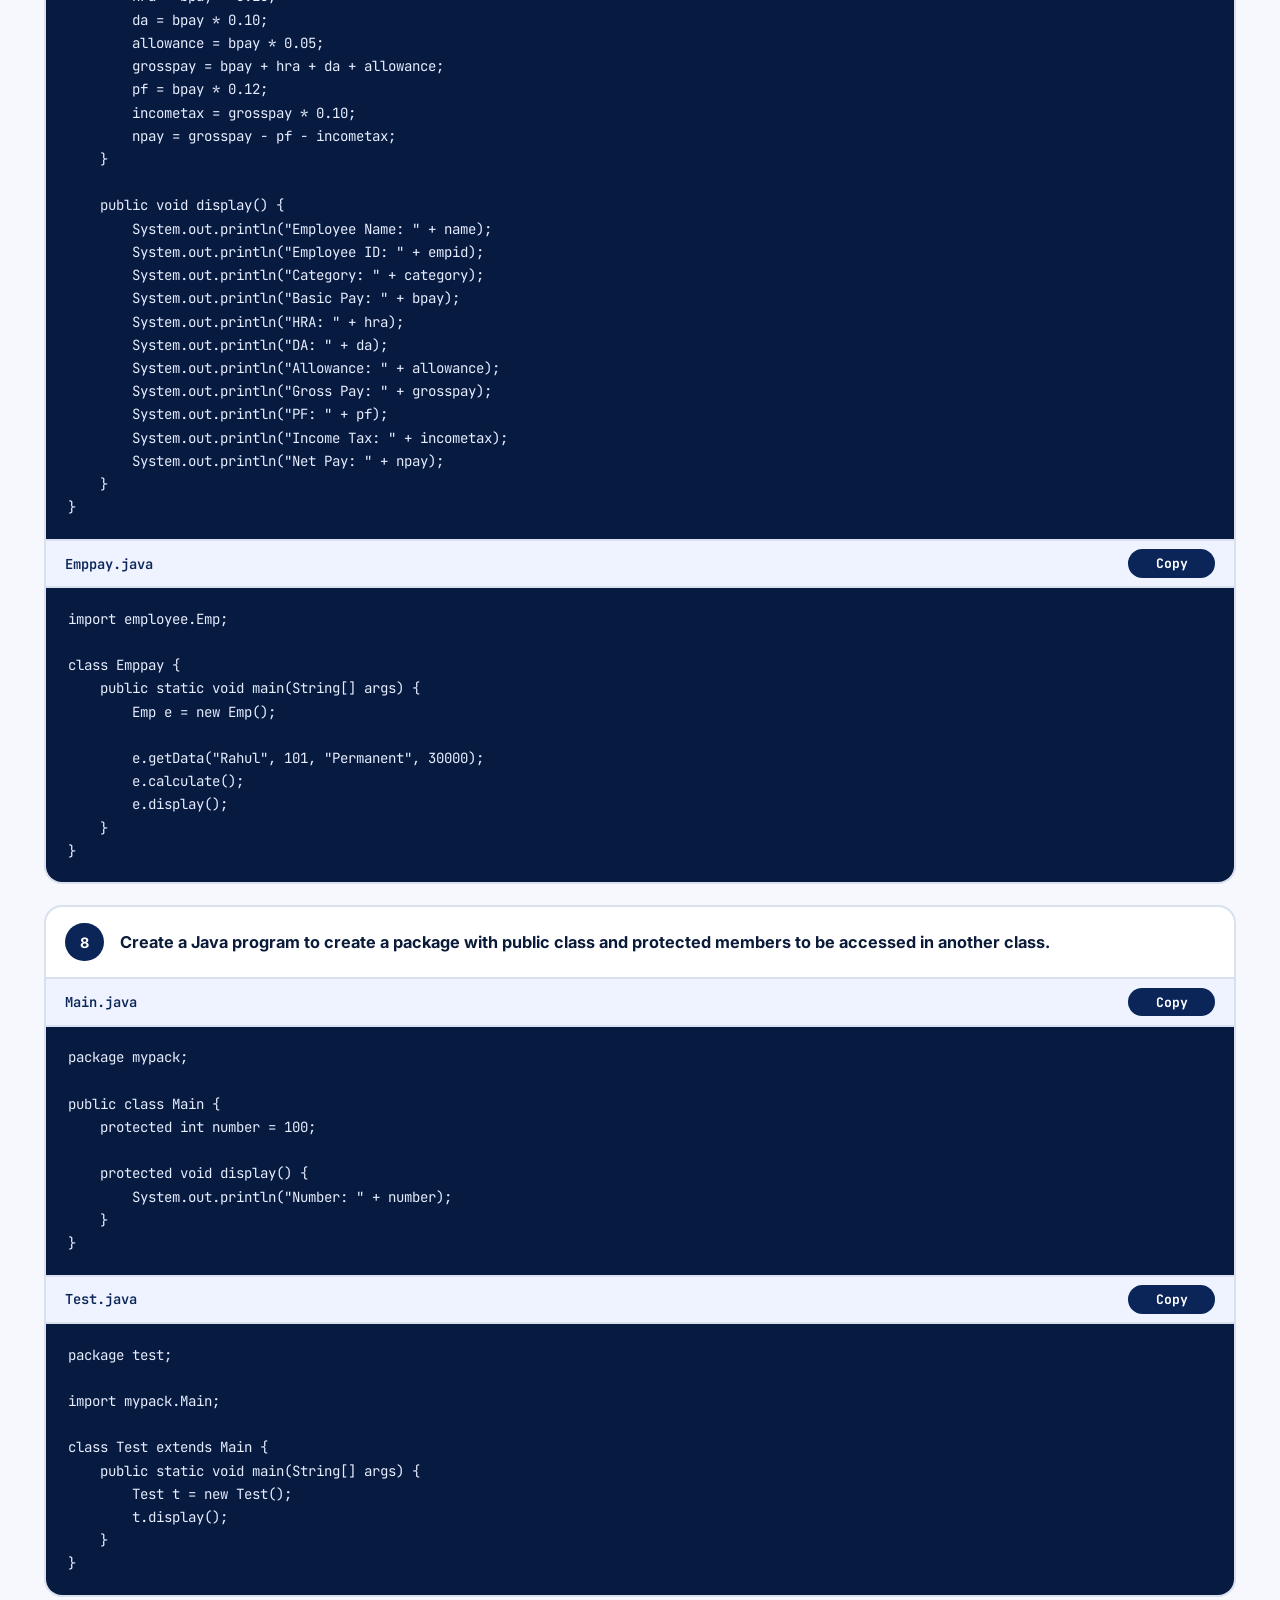
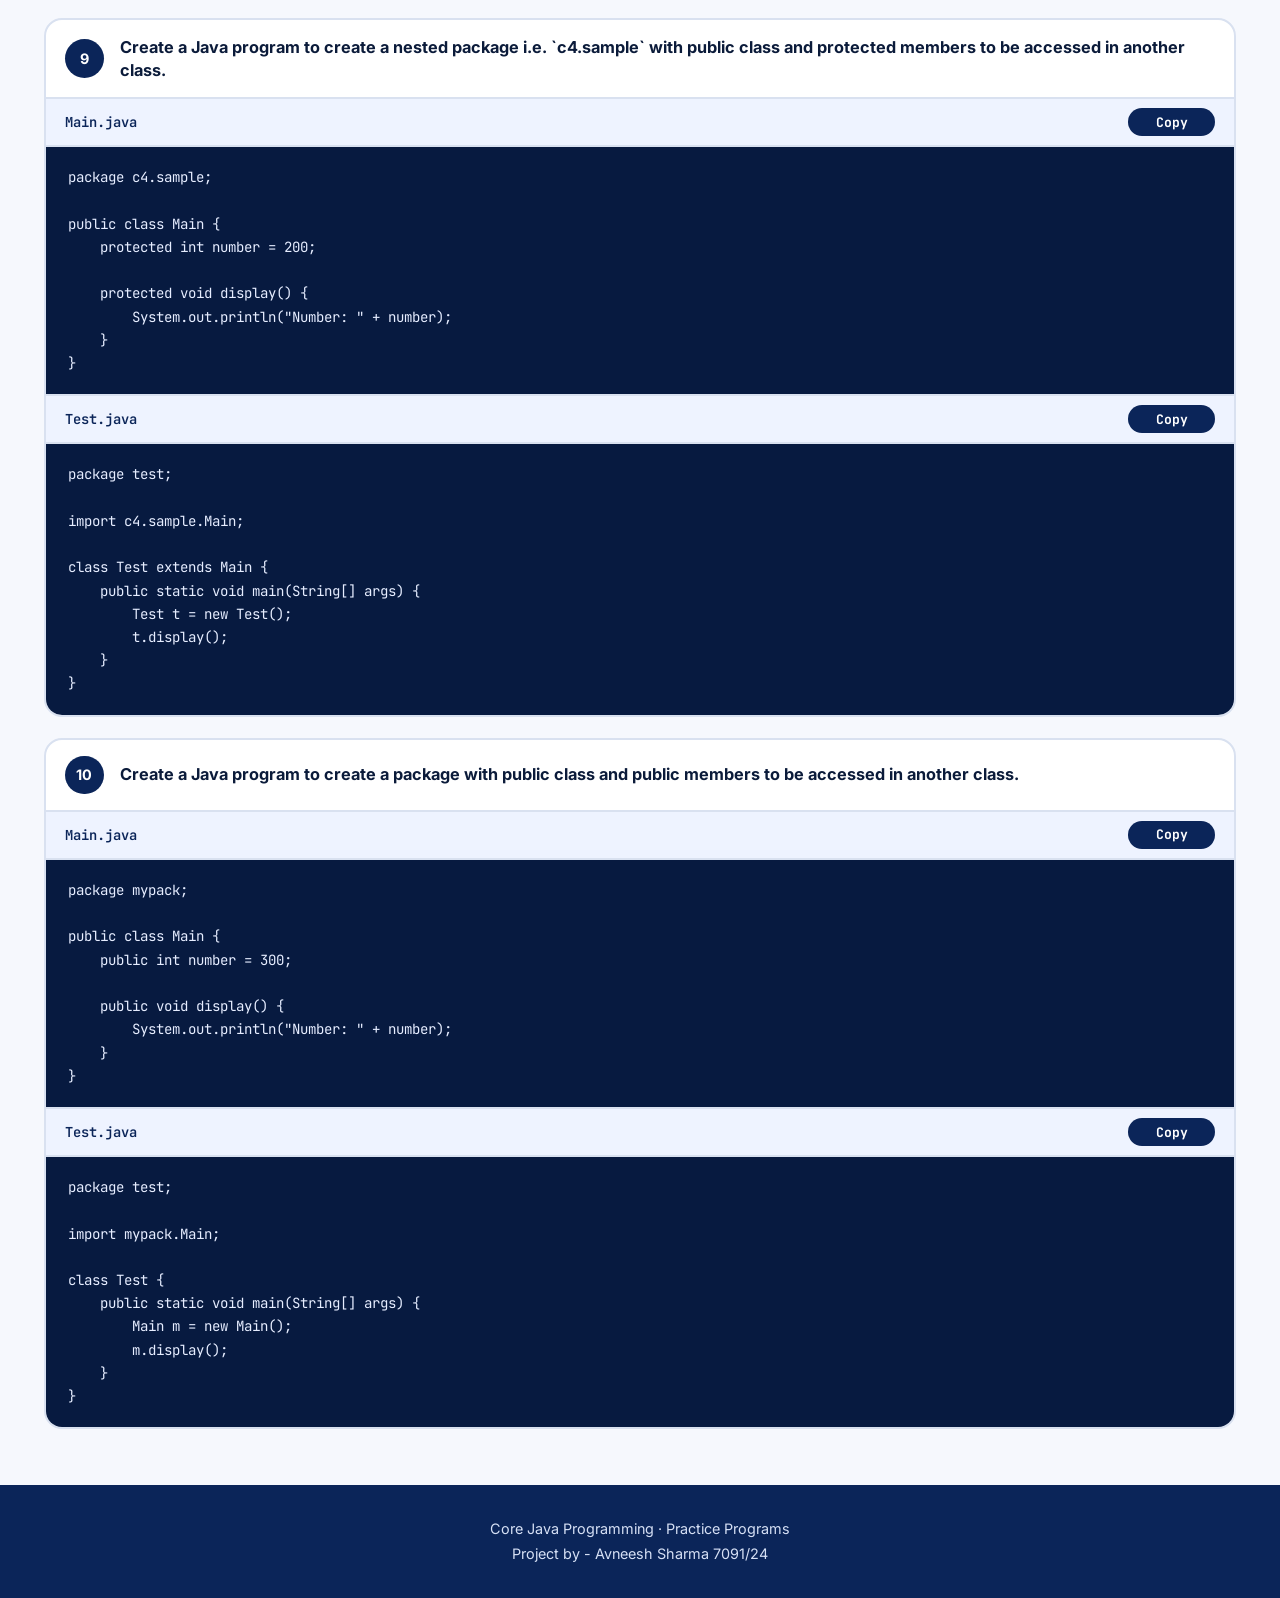
<file: packages.html>
<!DOCTYPE html>
<html lang="en">
<head>
<meta charset="UTF-8">
<meta name="viewport" content="width=device-width, initial-scale=1.0">
<title>Packages — Core Java Programming</title>
<link href="https://fonts.googleapis.com/css2?family=Inter:wght@400;500;600;700;800&family=JetBrains+Mono:wght@400;500;600&display=swap" rel="stylesheet">
<link rel="stylesheet" href="css/style.css">
</head>
<body data-slug="packages">

<header class="hero hero-sm">
  <nav class="breadcrumb" aria-label="Breadcrumb">
    <a href="index.html">Core Java Programming</a>
    <span class="sep">›</span>
    <span>Packages</span>
  </nav>
  <h1>Packages</h1>
  <p>10 programs. Click Copy on each file, paste it into Notepad and save it with the file name shown above the code. No package line: <b>javac Name.java</b> then <b>java Name</b>. With a package line: <b>javac -d . *.java</b> then <b>java packagename.ClassName</b> (for example <b>java mypack.Main</b>).</p>
</header>

<main class="wrap">
  <div class="toolbar">
    <a class="back" href="index.html">← All topics</a>
    <input id="search" type="search" placeholder="Search programs..." aria-label="Search programs" autocomplete="off">
    <span id="resultCount" class="result-count"></span>
  </div>
  <section id="programList" class="program-list" aria-label="Programs"></section>
  <p id="noMatch" class="no-match" hidden>No programs match your search.</p>
</main>

<footer>
  Core Java Programming · Practice Programs<br>
  Project by - Avneesh Sharma 7091/24
</footer>

<!--
  HOW TO EDIT: each program below is one <script type="text/plain"> block.
  Change the title in data-title="..." and the code between the tags.
  Code is written as plain text (no escaping needed). Do not write the closing script tag inside code.
-->
<script type="text/plain" class="program-src" data-num="1" data-title="Create a Java program to access the `java.util.Date` class through import keyword and print the current date of the system." data-file="First.java">import java.util.Date;

class First {
    public static void main(String[] args) {
        Date d = new Date();
        System.out.println("Current Date: " + d);
    }
}</script>
<script type="text/plain" class="program-src" data-num="2" data-title="Create a Java program to access the `java.util.Date` class through qualified way and print the current date of the system." data-file="Second.java">class Second {
    public static void main(String[] args) {
        java.util.Date d = new java.util.Date();
        System.out.println("Current Date: " + d);
    }
}</script>
<script type="text/plain" class="program-src" data-num="3" data-title="Create a Java program to access the `java.util.Date` class through import keyword and print the current date of the system but inherit the Date class." data-file="Third.java">import java.util.Date;

class Third extends Date {
    public static void main(String[] args) {
        Third d = new Third();
        System.out.println("Current Date: " + d);
    }
}</script>
<script type="text/plain" class="program-src" data-num="4" data-title="Create a Java program to access the `java.util.Date` class through qualified way and print the current date of the system but inherit the Date class." data-file="Fourth.java">class Fourth extends java.util.Date {
    public static void main(String[] args) {
        Fourth d = new Fourth();
        System.out.println("Current Date: " + d);
    }
}</script>
<script type="text/plain" class="program-src" data-num="5" data-title="Create a Java program to create a package with multiple default classes." data-file="Main.java">package mypack;

class First {
    void display() {
        System.out.println("This is First class");
    }
}

class Second {
    void display() {
        System.out.println("This is Second class");
    }
}

class Third {
    void display() {
        System.out.println("This is Third class");
    }
}

public class Main {
    public static void main(String[] args) {
        First f = new First();
        Second s = new Second();
        Third t = new Third();

        f.display();
        s.display();
        t.display();
    }
}</script>
<script type="text/plain" class="program-src" data-num="6" data-title="Create a Java program to create a package with 4 public classes, create the object in another file and call the function created in those classes." data-file="Main.java">// Save as Main.java
package mypack;

public class Main {
    public static void main(String[] args) {
        A a = new A();
        B b = new B();
        C c = new C();
        D d = new D();

        a.display();
        b.display();
        c.display();
        d.display();
    }
}</script>
<script type="text/plain" class="program-src" data-num="6" data-title="Create a Java program to create a package with 4 public classes, create the object in another file and call the function created in those classes." data-file="A.java">package mypack;

public class A {
    public void display() {
        System.out.println("Class A");
    }
}</script>
<script type="text/plain" class="program-src" data-num="6" data-title="Create a Java program to create a package with 4 public classes, create the object in another file and call the function created in those classes." data-file="B.java">package mypack;

public class B {
    public void display() {
        System.out.println("Class B");
    }
}</script>
<script type="text/plain" class="program-src" data-num="6" data-title="Create a Java program to create a package with 4 public classes, create the object in another file and call the function created in those classes." data-file="C.java">package mypack;

public class C {
    public void display() {
        System.out.println("Class C");
    }
}</script>
<script type="text/plain" class="program-src" data-num="6" data-title="Create a Java program to create a package with 4 public classes, create the object in another file and call the function created in those classes." data-file="D.java">package mypack;

public class D {
    public void display() {
        System.out.println("Class D");
    }
}</script>
<script type="text/plain" class="program-src" data-num="7" data-title="Write a Java program to perform employee payroll processing using packages." data-file="Emp.java">package employee;

public class Emp {
    public String name;
    public int empid;
    public String category;
    public double bpay, hra, da, npay, pf, grosspay, incometax, allowance;

    public void getData(String n, int id, String cat, double bp) {
        name = n;
        empid = id;
        category = cat;
        bpay = bp;
    }

    public void calculate() {
        hra = bpay * 0.20;
        da = bpay * 0.10;
        allowance = bpay * 0.05;
        grosspay = bpay + hra + da + allowance;
        pf = bpay * 0.12;
        incometax = grosspay * 0.10;
        npay = grosspay - pf - incometax;
    }

    public void display() {
        System.out.println("Employee Name: " + name);
        System.out.println("Employee ID: " + empid);
        System.out.println("Category: " + category);
        System.out.println("Basic Pay: " + bpay);
        System.out.println("HRA: " + hra);
        System.out.println("DA: " + da);
        System.out.println("Allowance: " + allowance);
        System.out.println("Gross Pay: " + grosspay);
        System.out.println("PF: " + pf);
        System.out.println("Income Tax: " + incometax);
        System.out.println("Net Pay: " + npay);
    }
}</script>
<script type="text/plain" class="program-src" data-num="7" data-title="Write a Java program to perform employee payroll processing using packages." data-file="Emppay.java">import employee.Emp;

class Emppay {
    public static void main(String[] args) {
        Emp e = new Emp();

        e.getData("Rahul", 101, "Permanent", 30000);
        e.calculate();
        e.display();
    }
}</script>
<script type="text/plain" class="program-src" data-num="8" data-title="Create a Java program to create a package with public class and protected members to be accessed in another class." data-file="Main.java">package mypack;

public class Main {
    protected int number = 100;

    protected void display() {
        System.out.println("Number: " + number);
    }
}</script>
<script type="text/plain" class="program-src" data-num="8" data-title="Create a Java program to create a package with public class and protected members to be accessed in another class." data-file="Test.java">package test;

import mypack.Main;

class Test extends Main {
    public static void main(String[] args) {
        Test t = new Test();
        t.display();
    }
}</script>
<script type="text/plain" class="program-src" data-num="9" data-title="Create a Java program to create a nested package i.e. `c4.sample` with public class and protected members to be accessed in another class." data-file="Main.java">package c4.sample;

public class Main {
    protected int number = 200;

    protected void display() {
        System.out.println("Number: " + number);
    }
}</script>
<script type="text/plain" class="program-src" data-num="9" data-title="Create a Java program to create a nested package i.e. `c4.sample` with public class and protected members to be accessed in another class." data-file="Test.java">package test;

import c4.sample.Main;

class Test extends Main {
    public static void main(String[] args) {
        Test t = new Test();
        t.display();
    }
}</script>
<script type="text/plain" class="program-src" data-num="10" data-title="Create a Java program to create a package with public class and public members to be accessed in another class." data-file="Main.java">package mypack;

public class Main {
    public int number = 300;

    public void display() {
        System.out.println("Number: " + number);
    }
}</script>
<script type="text/plain" class="program-src" data-num="10" data-title="Create a Java program to create a package with public class and public members to be accessed in another class." data-file="Test.java">package test;

import mypack.Main;

class Test {
    public static void main(String[] args) {
        Main m = new Main();
        m.display();
    }
}</script>

<script src="js/topic.js"></script>
</body>
</html>
</file>
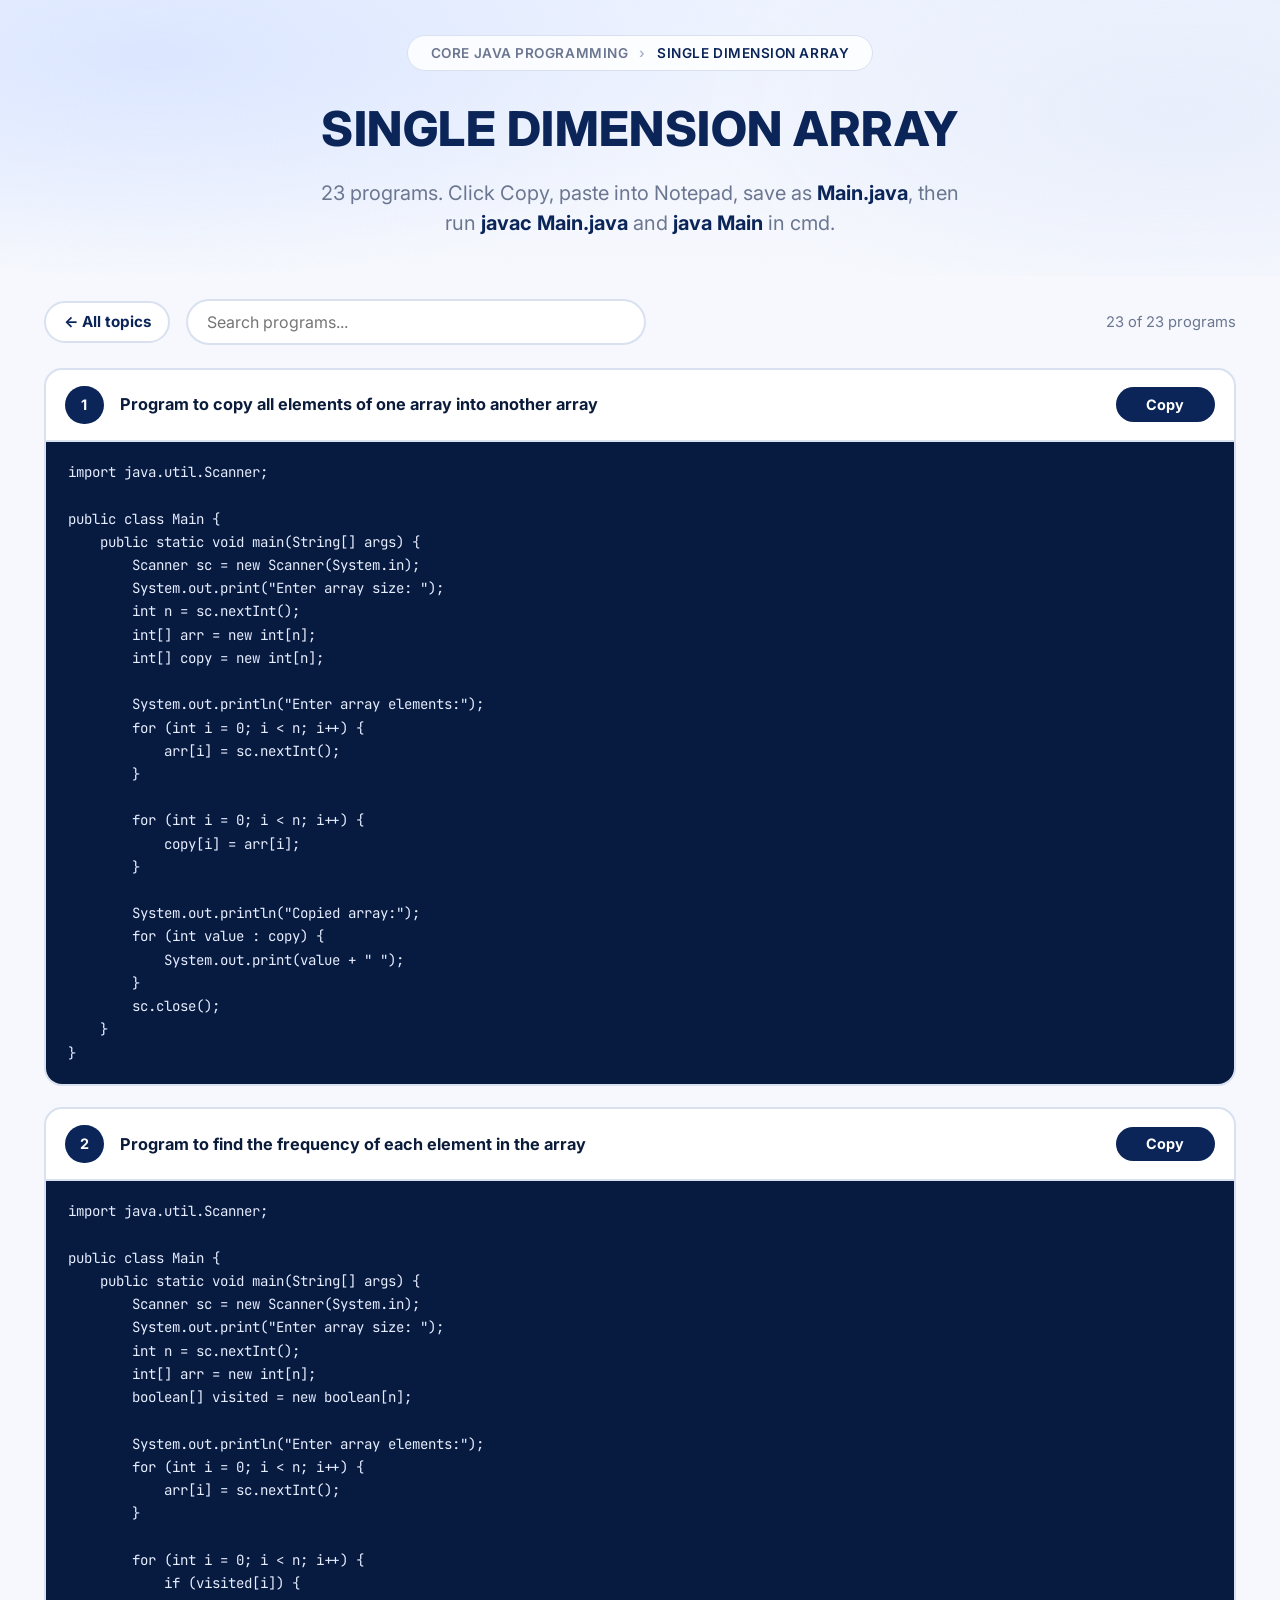
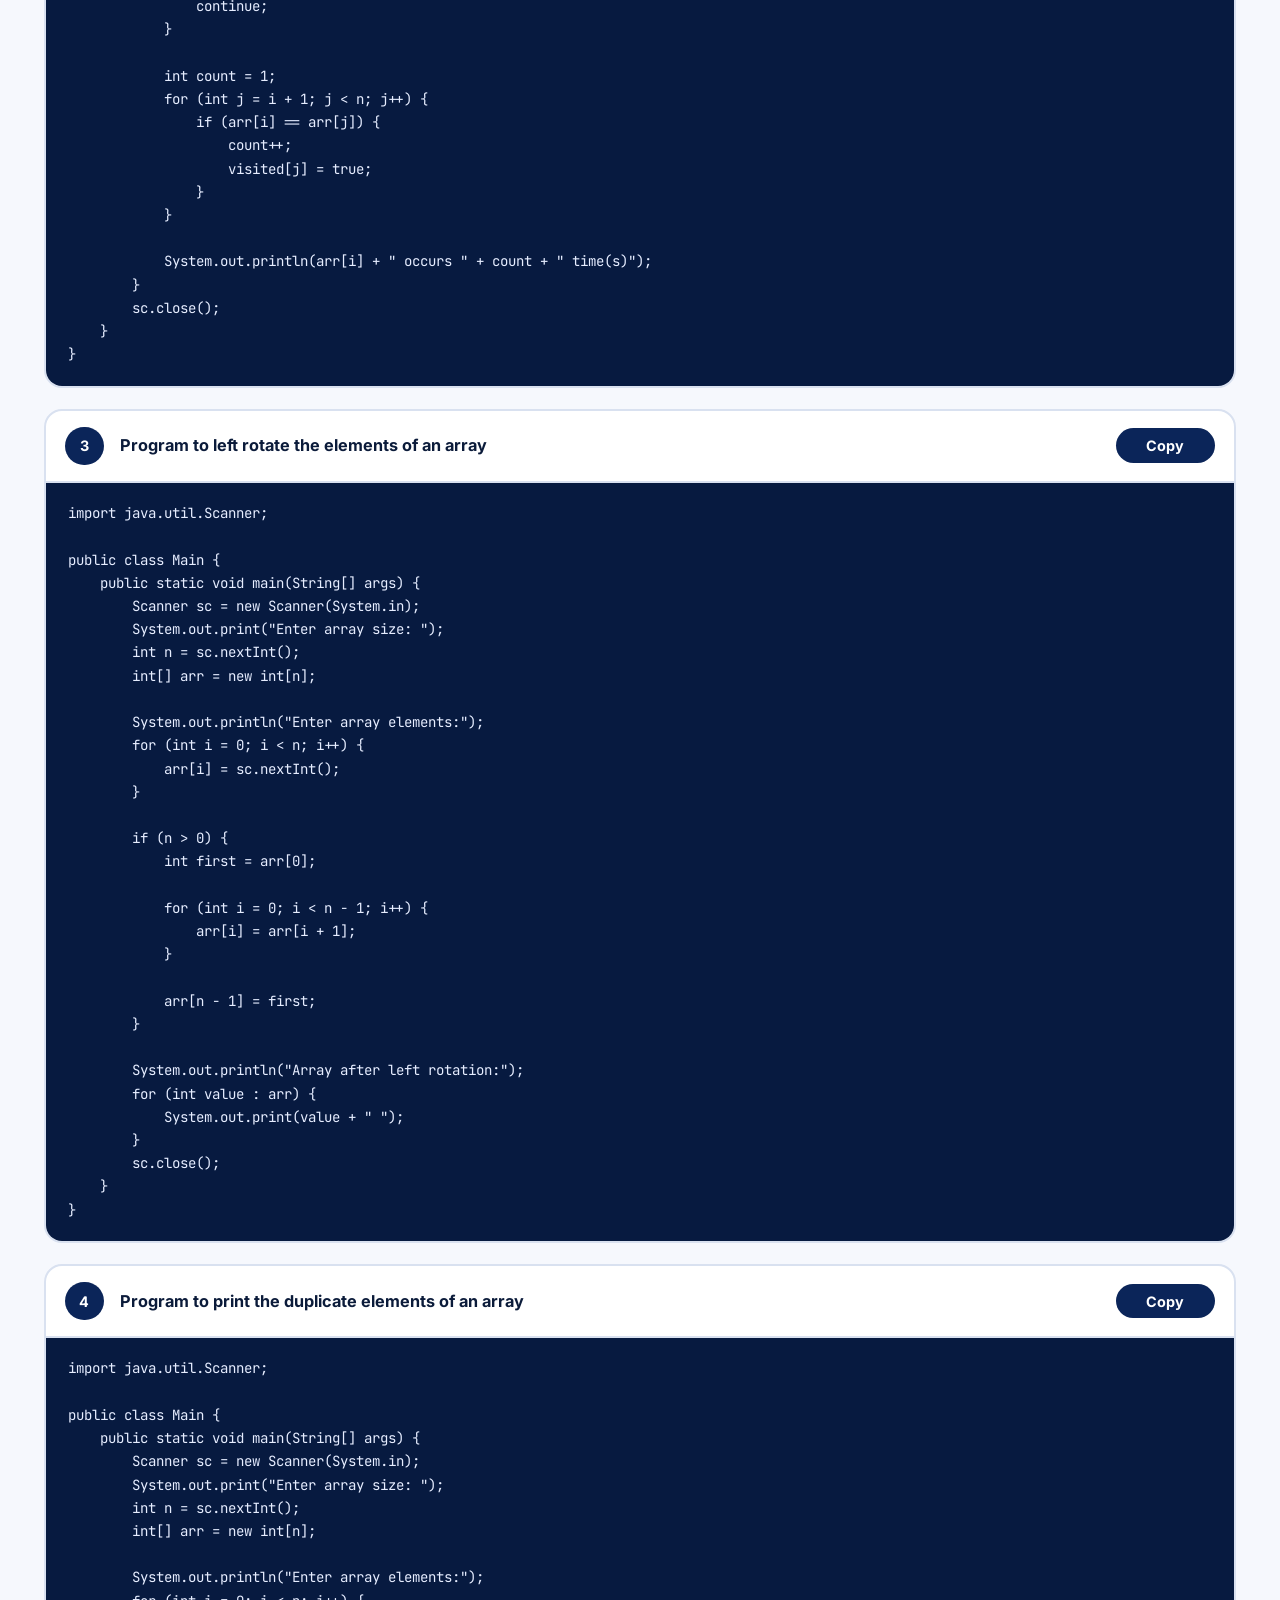
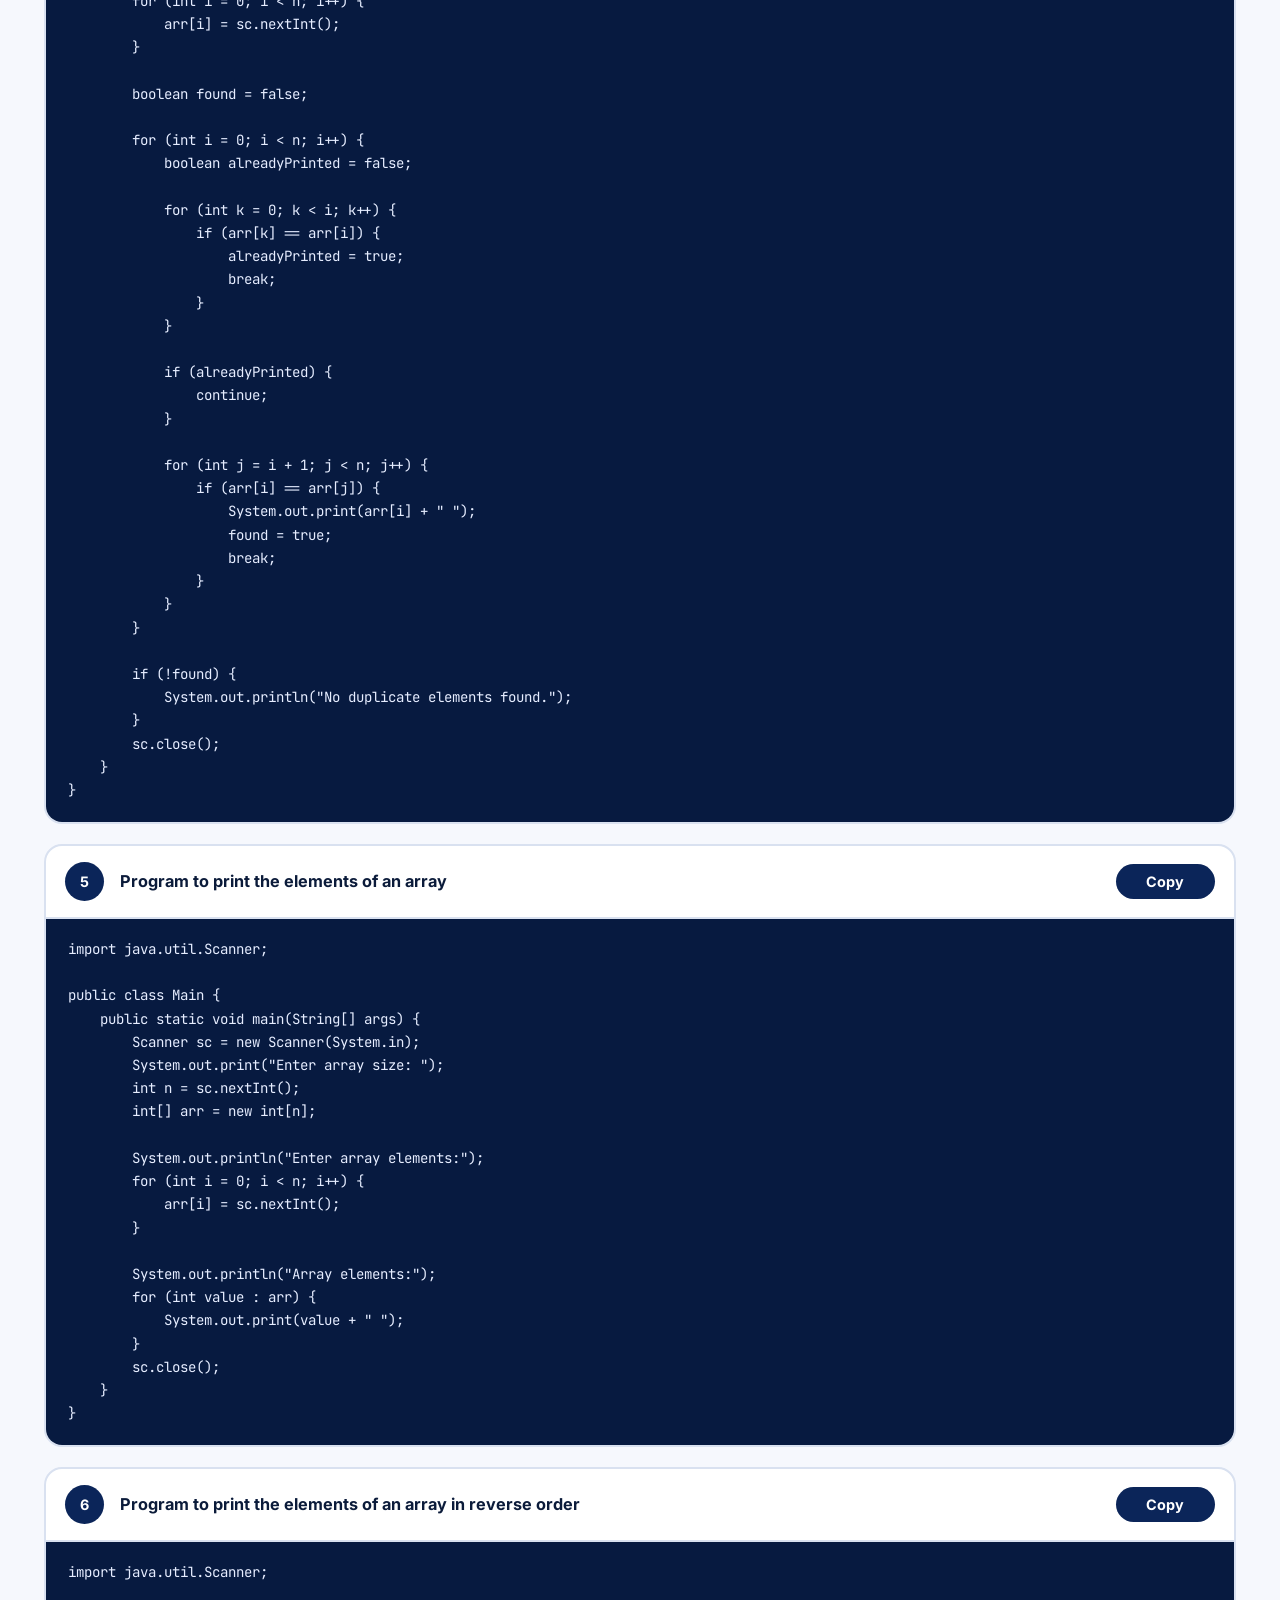
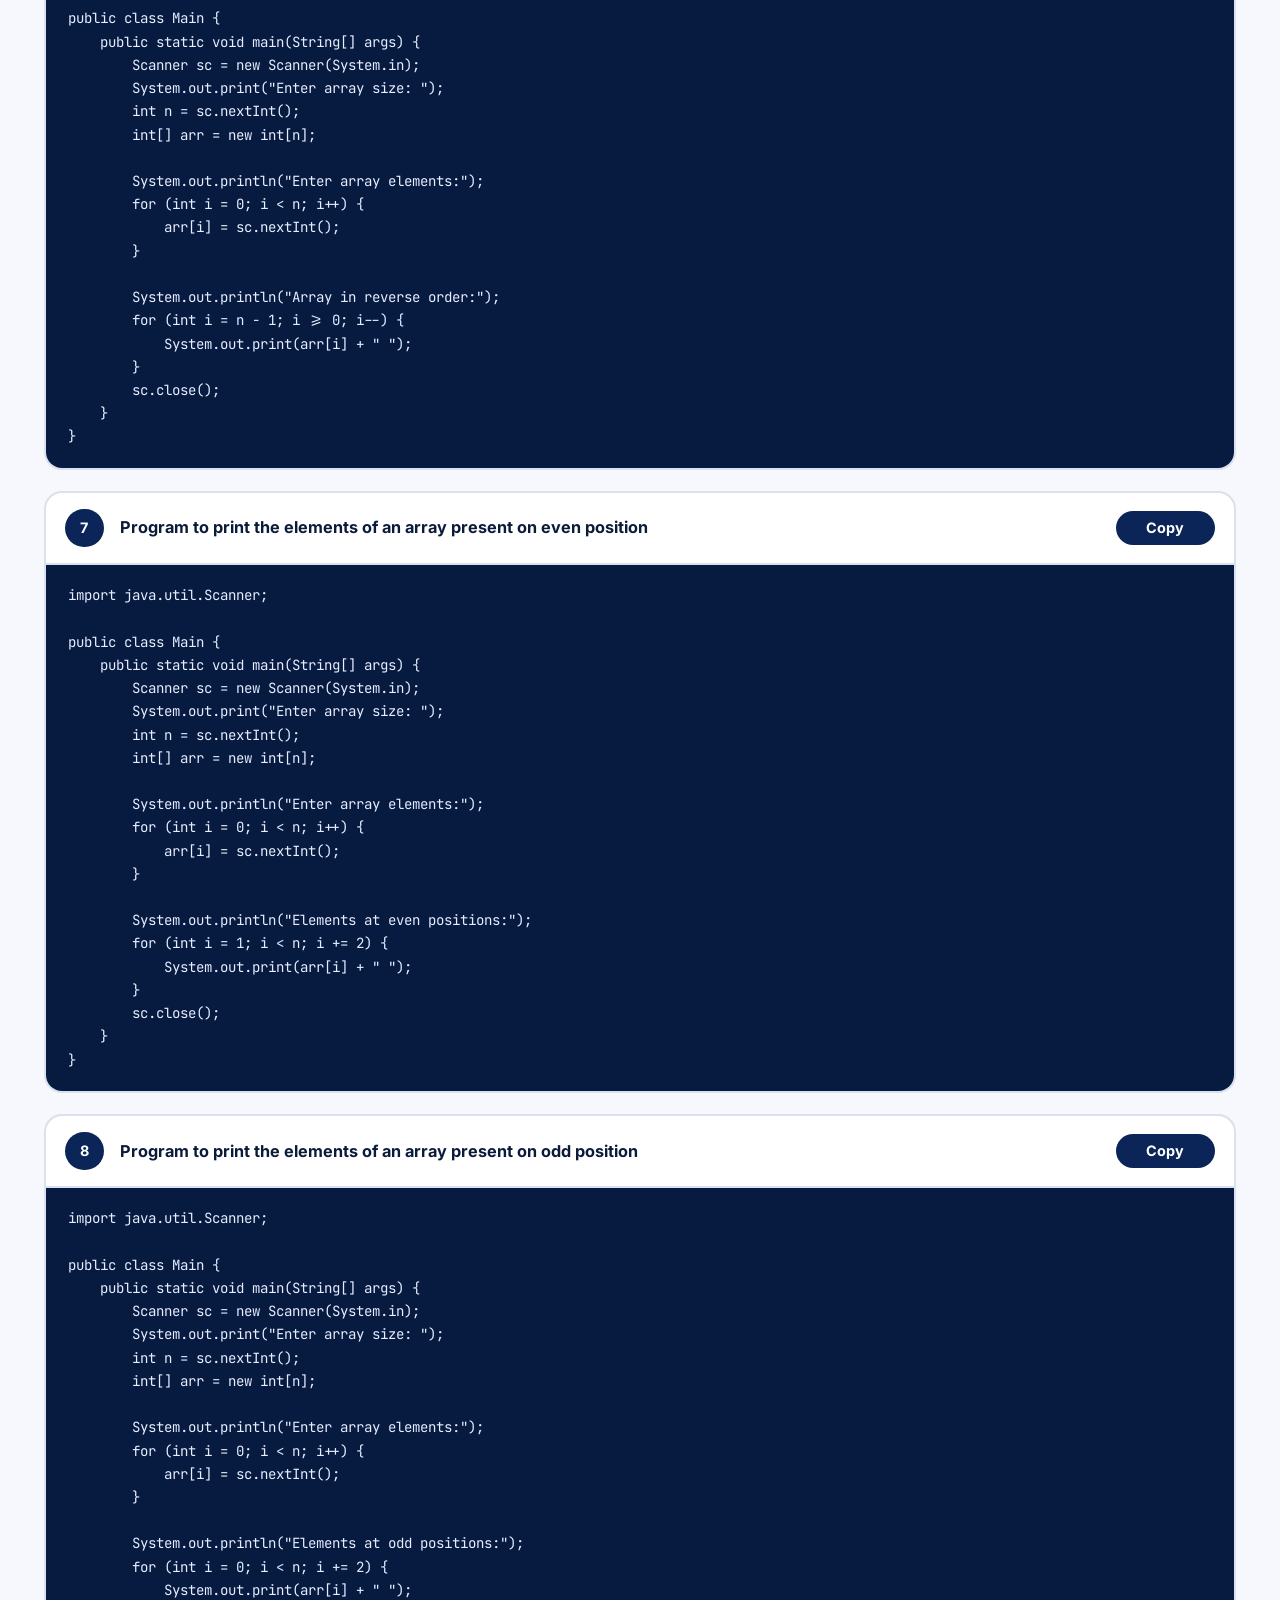
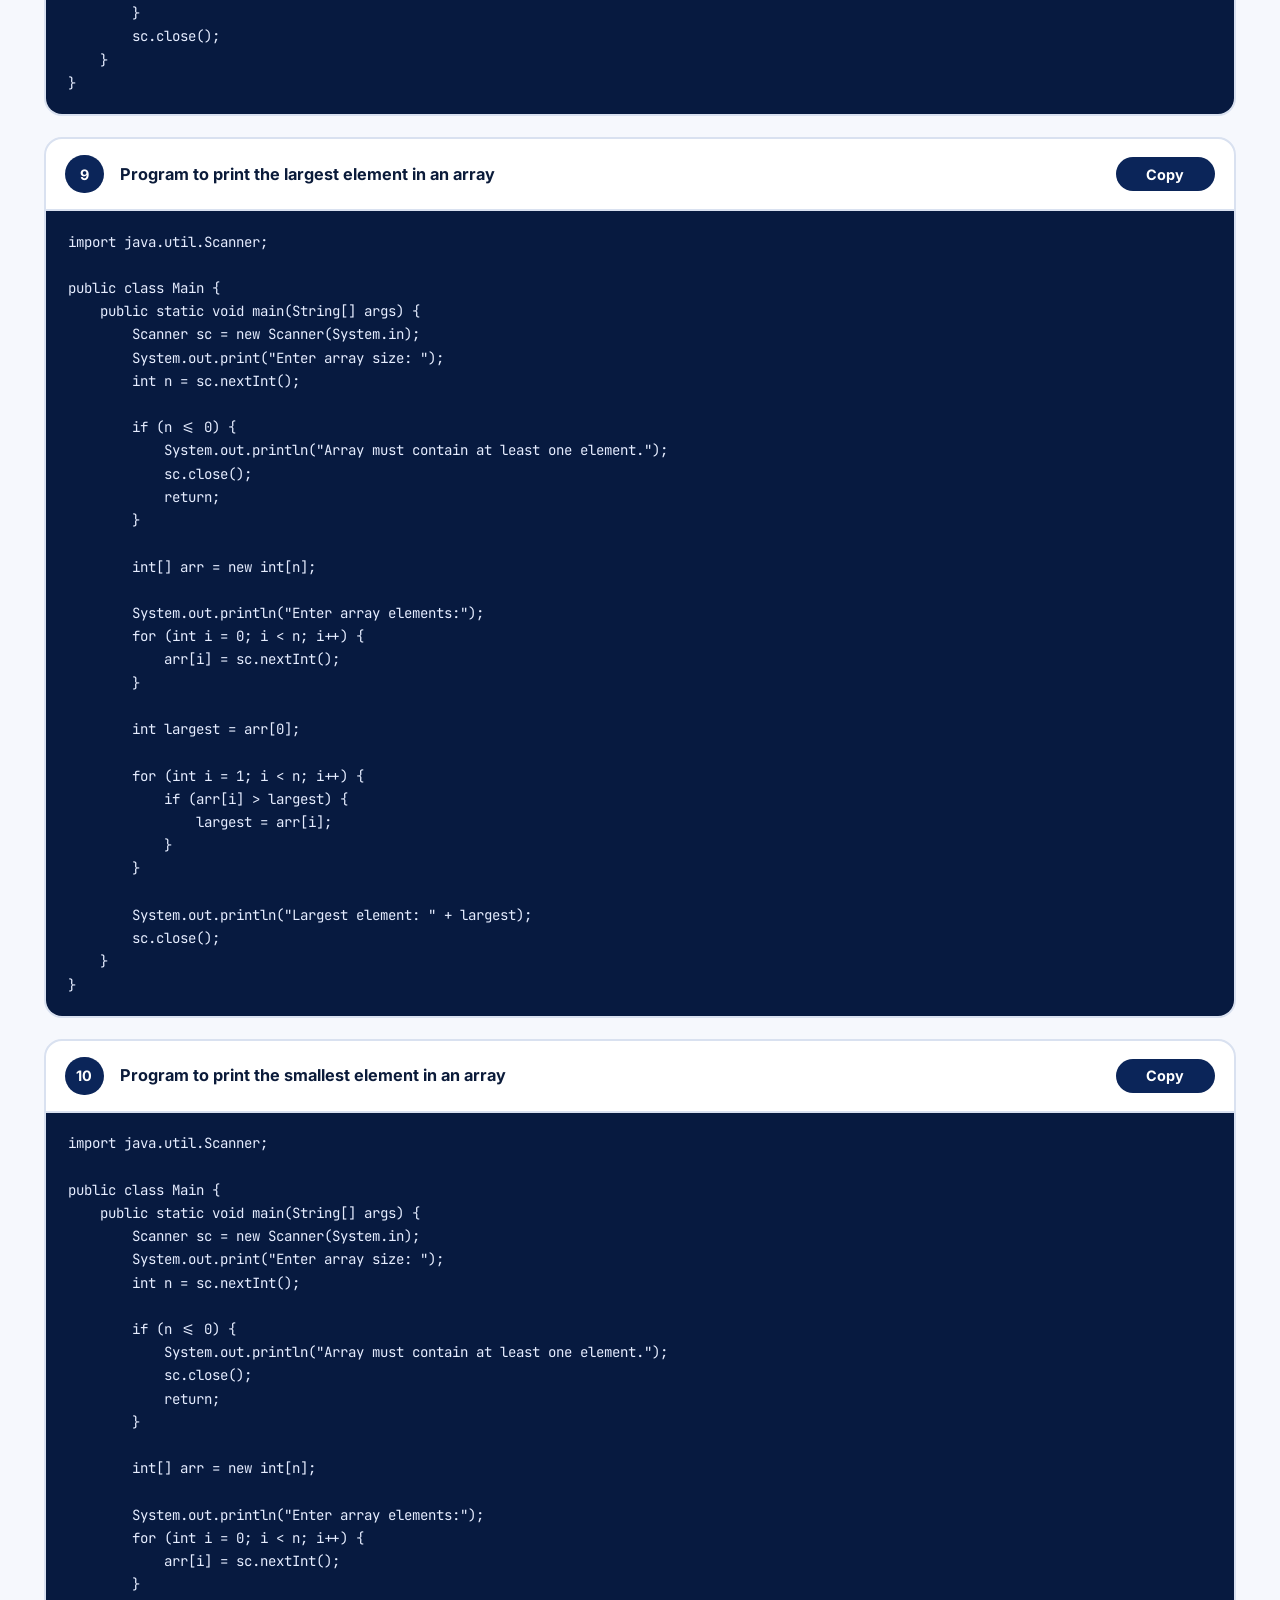
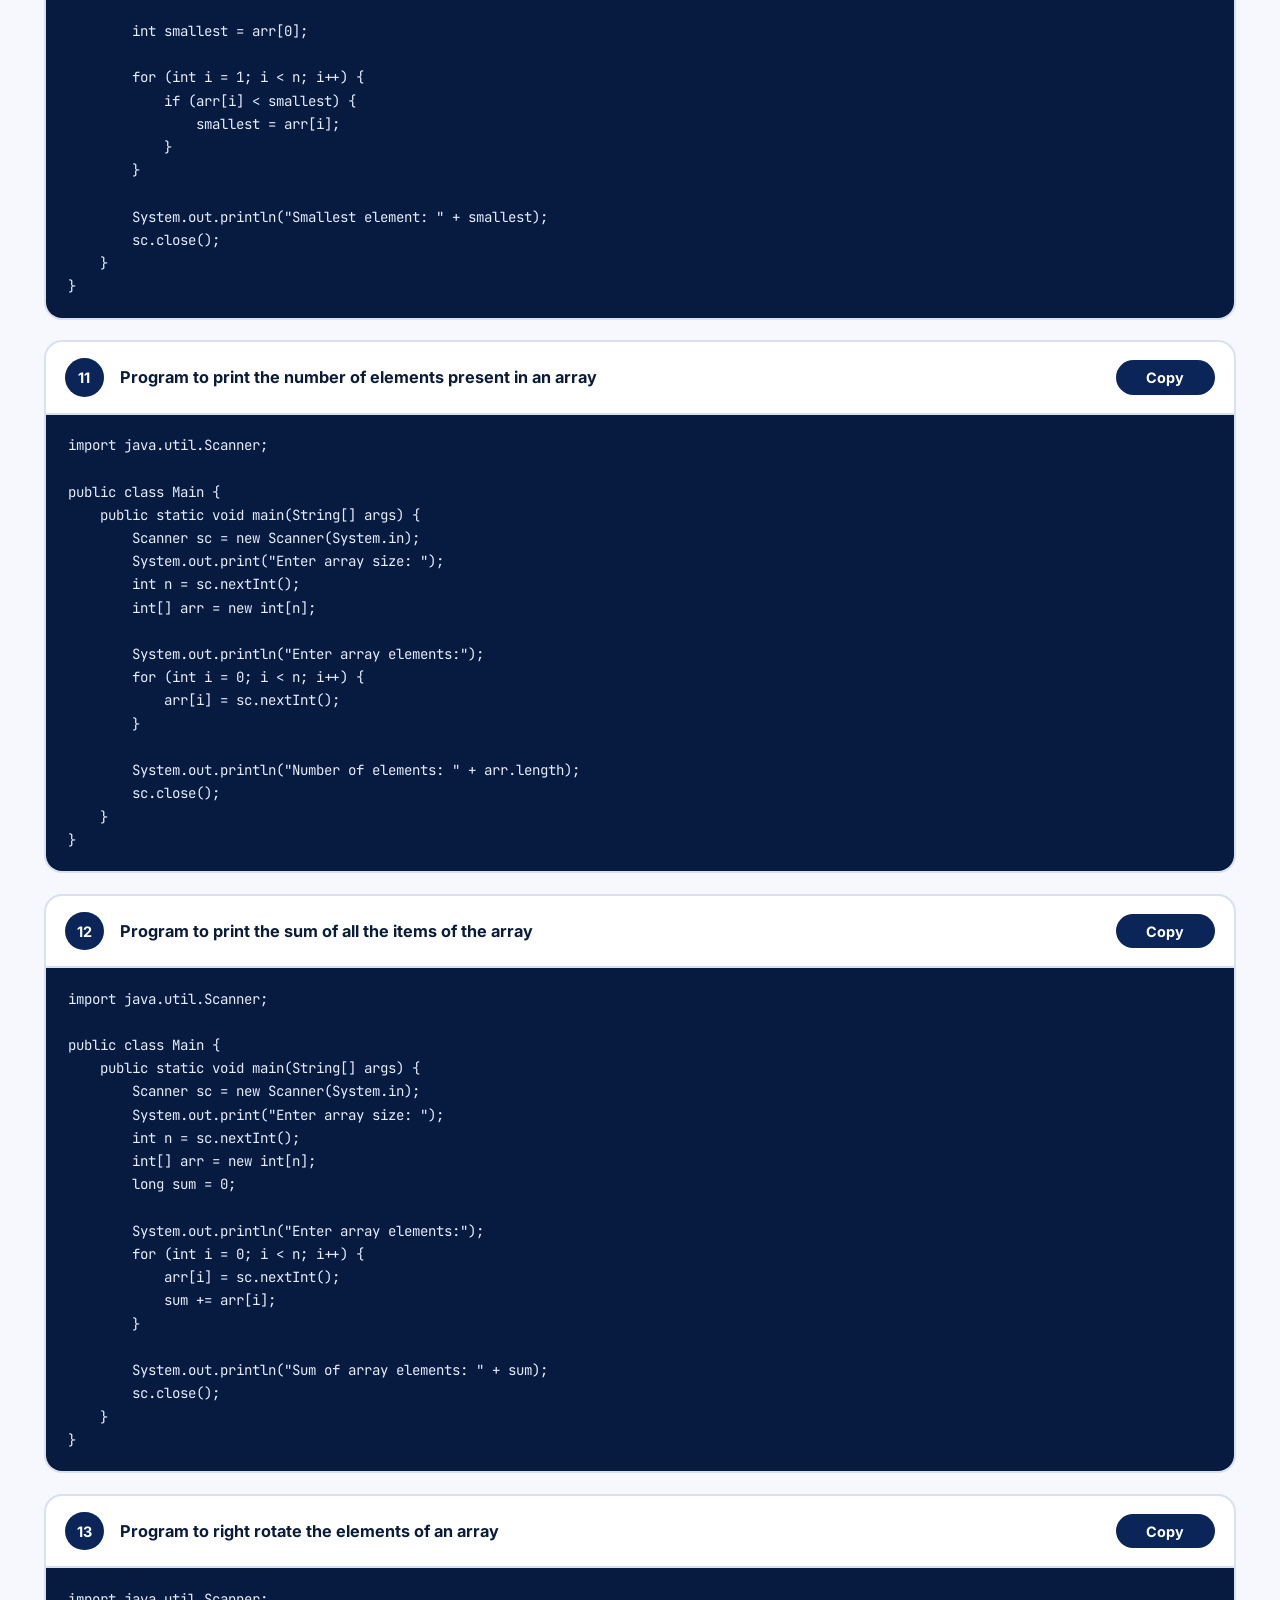
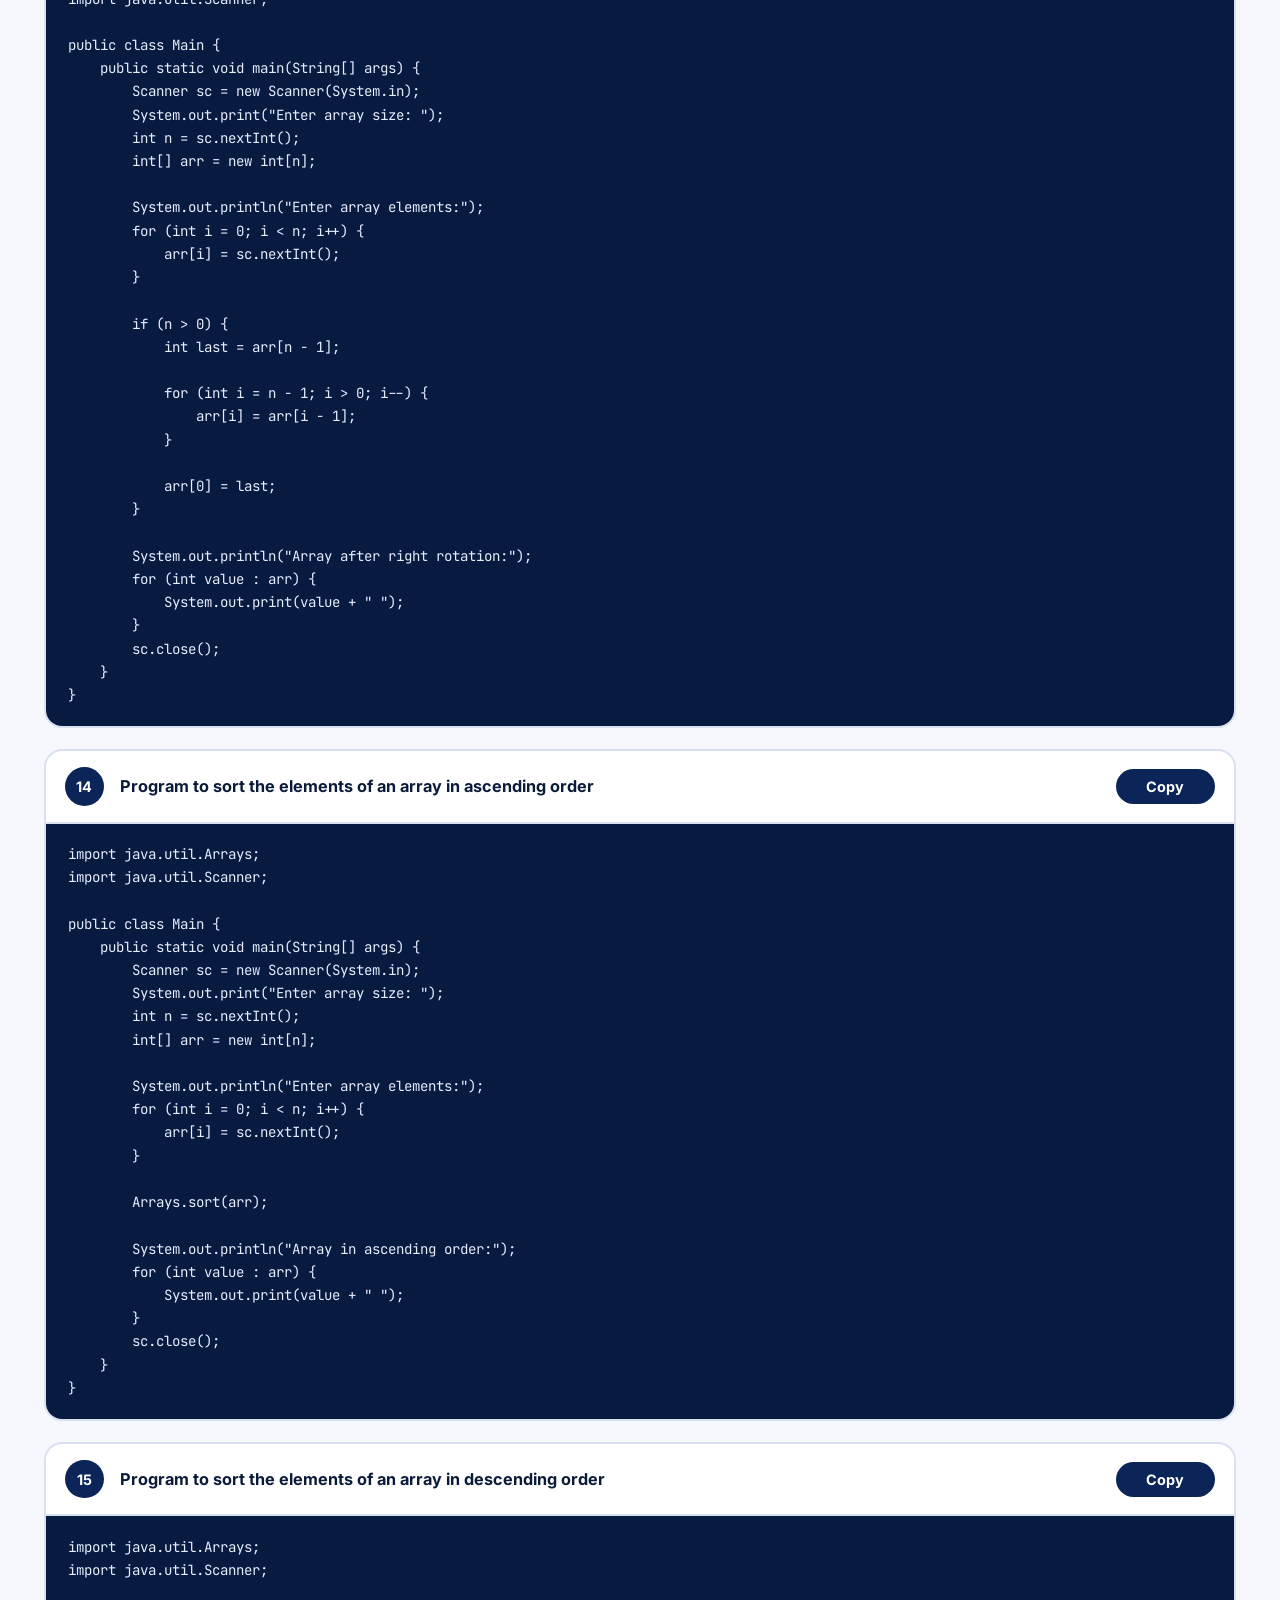
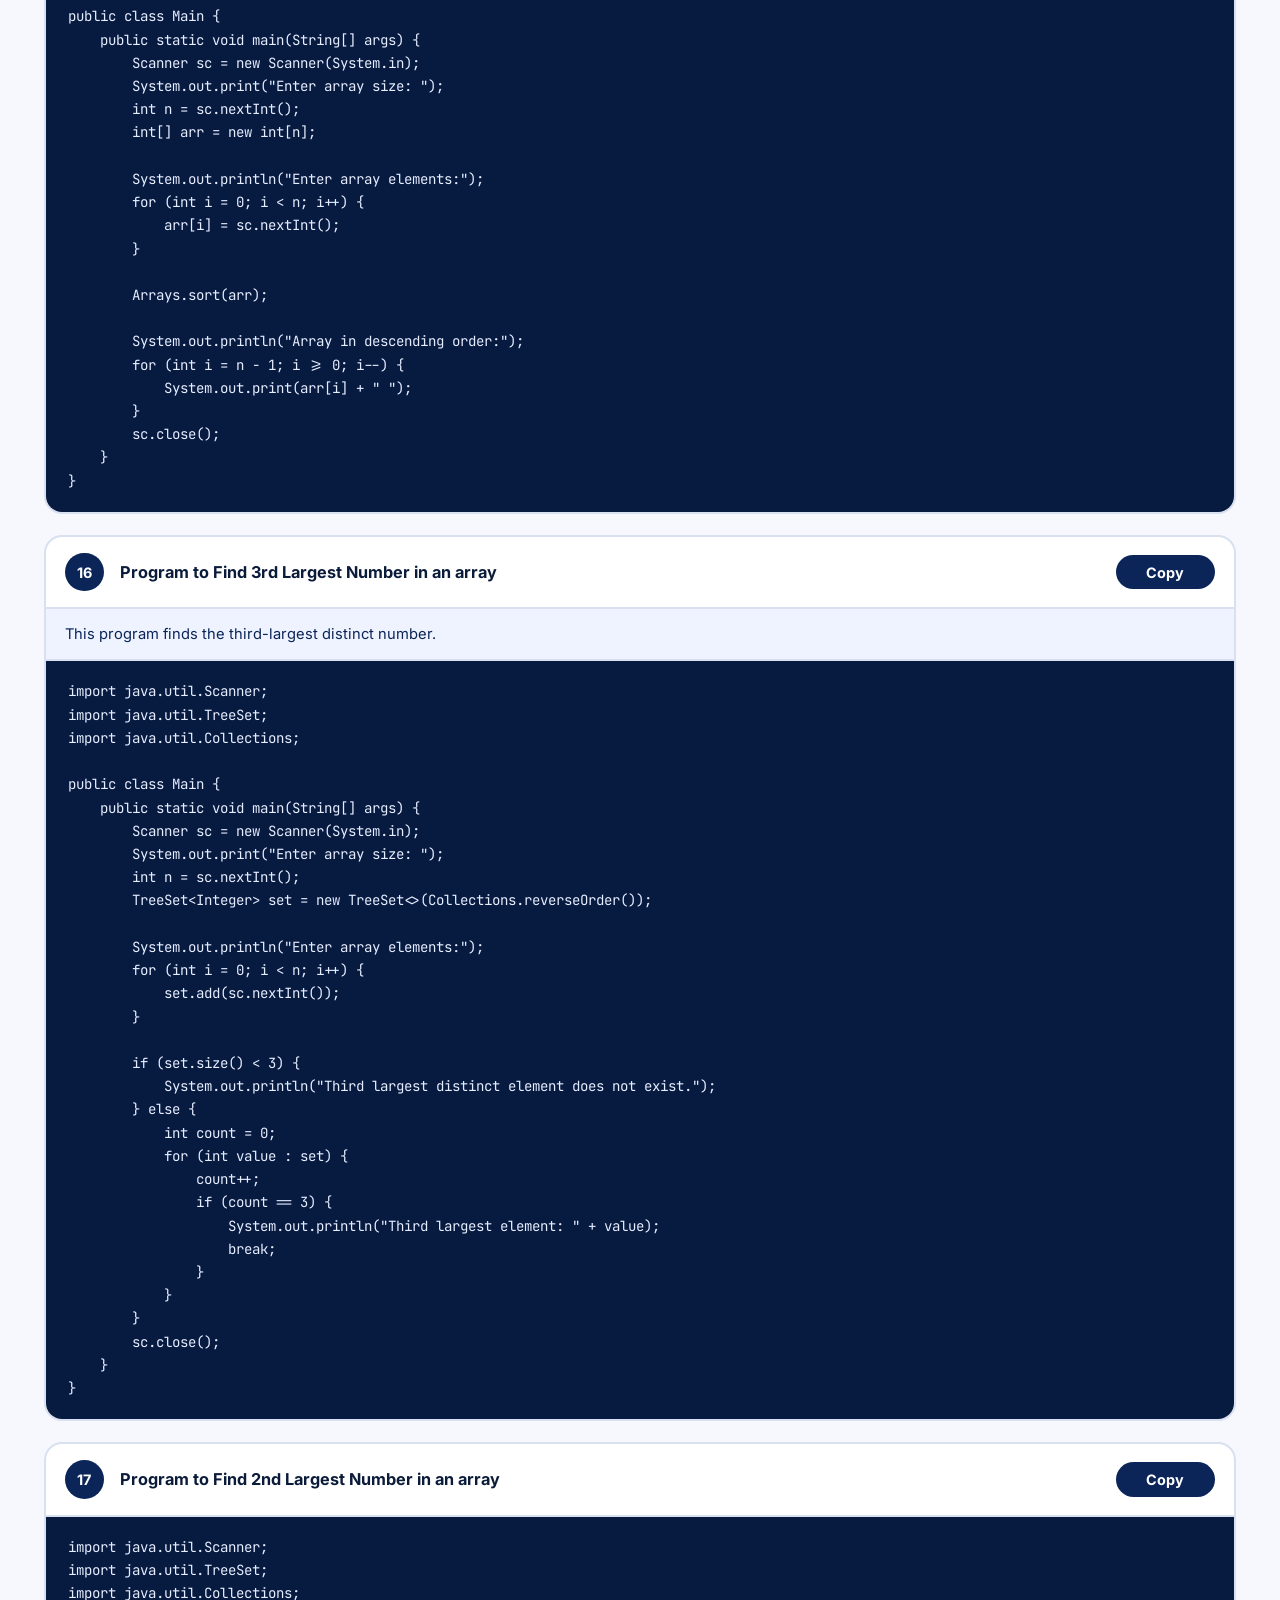
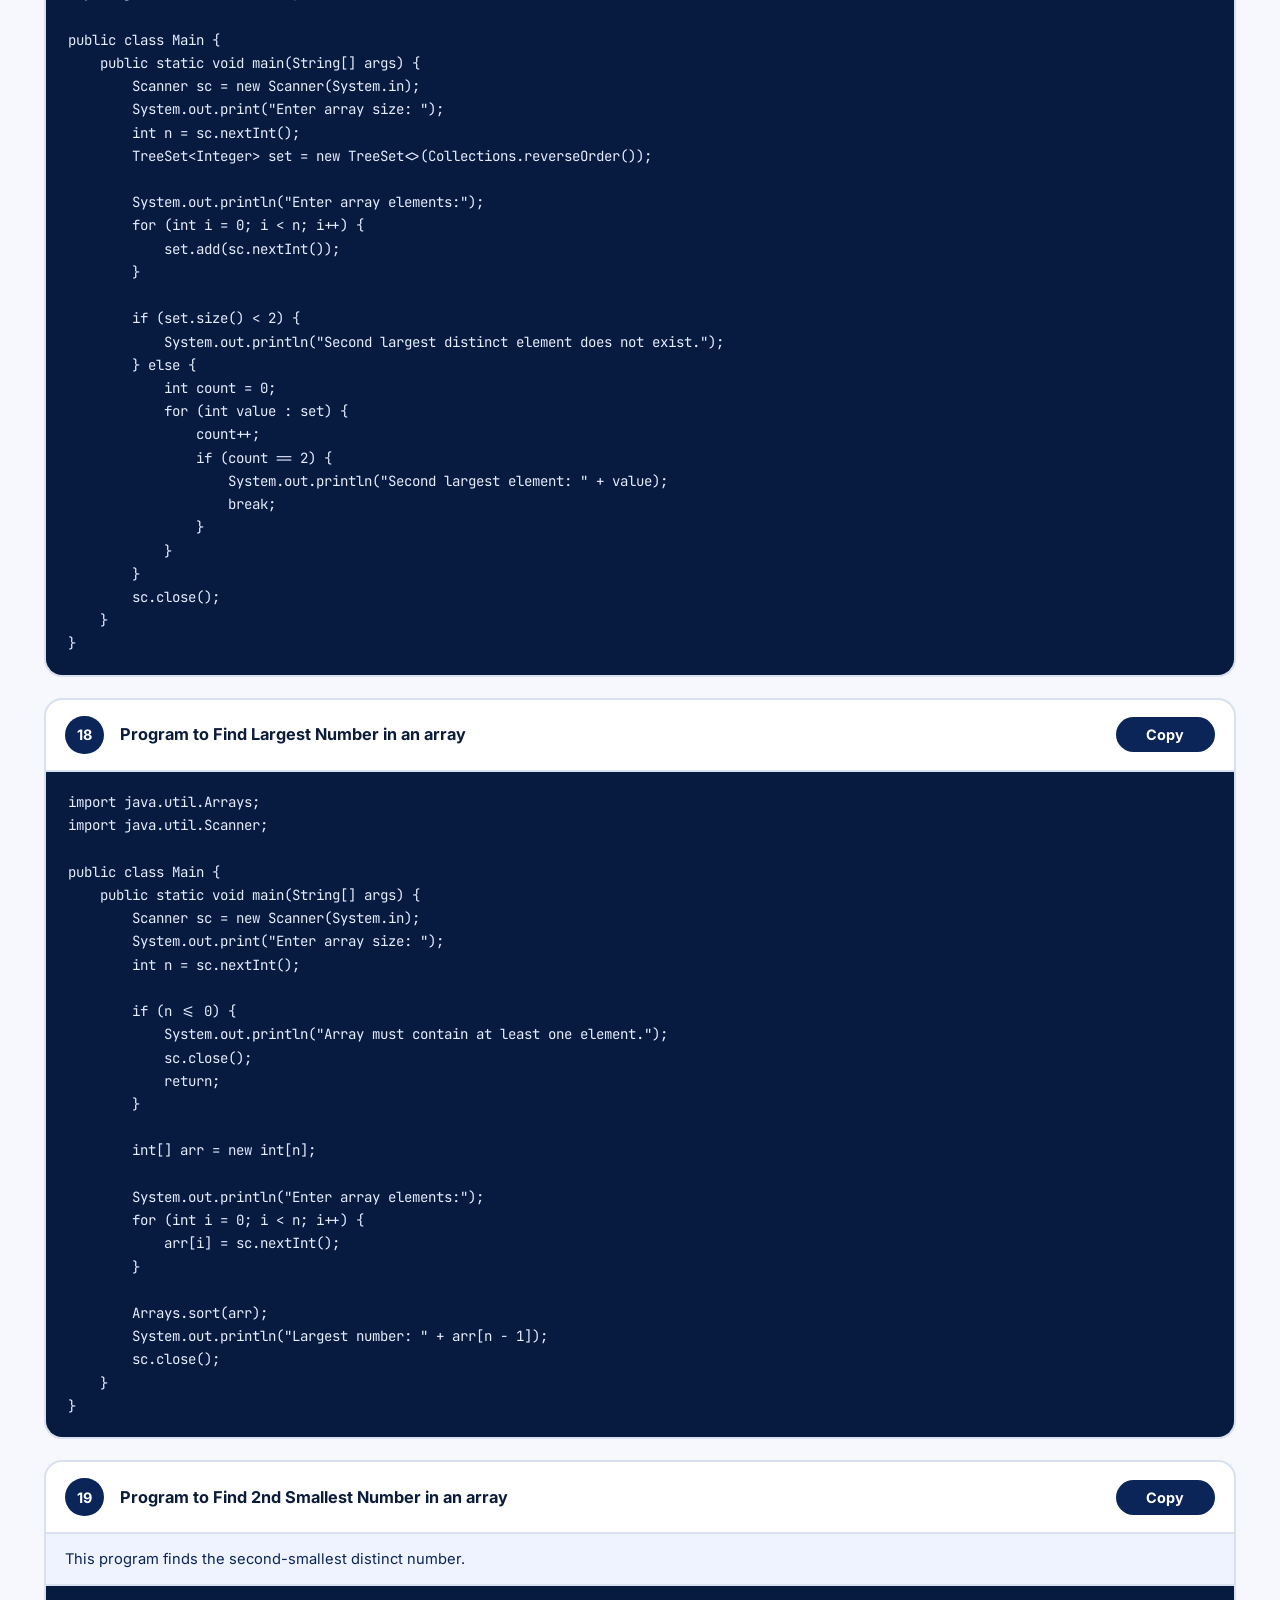
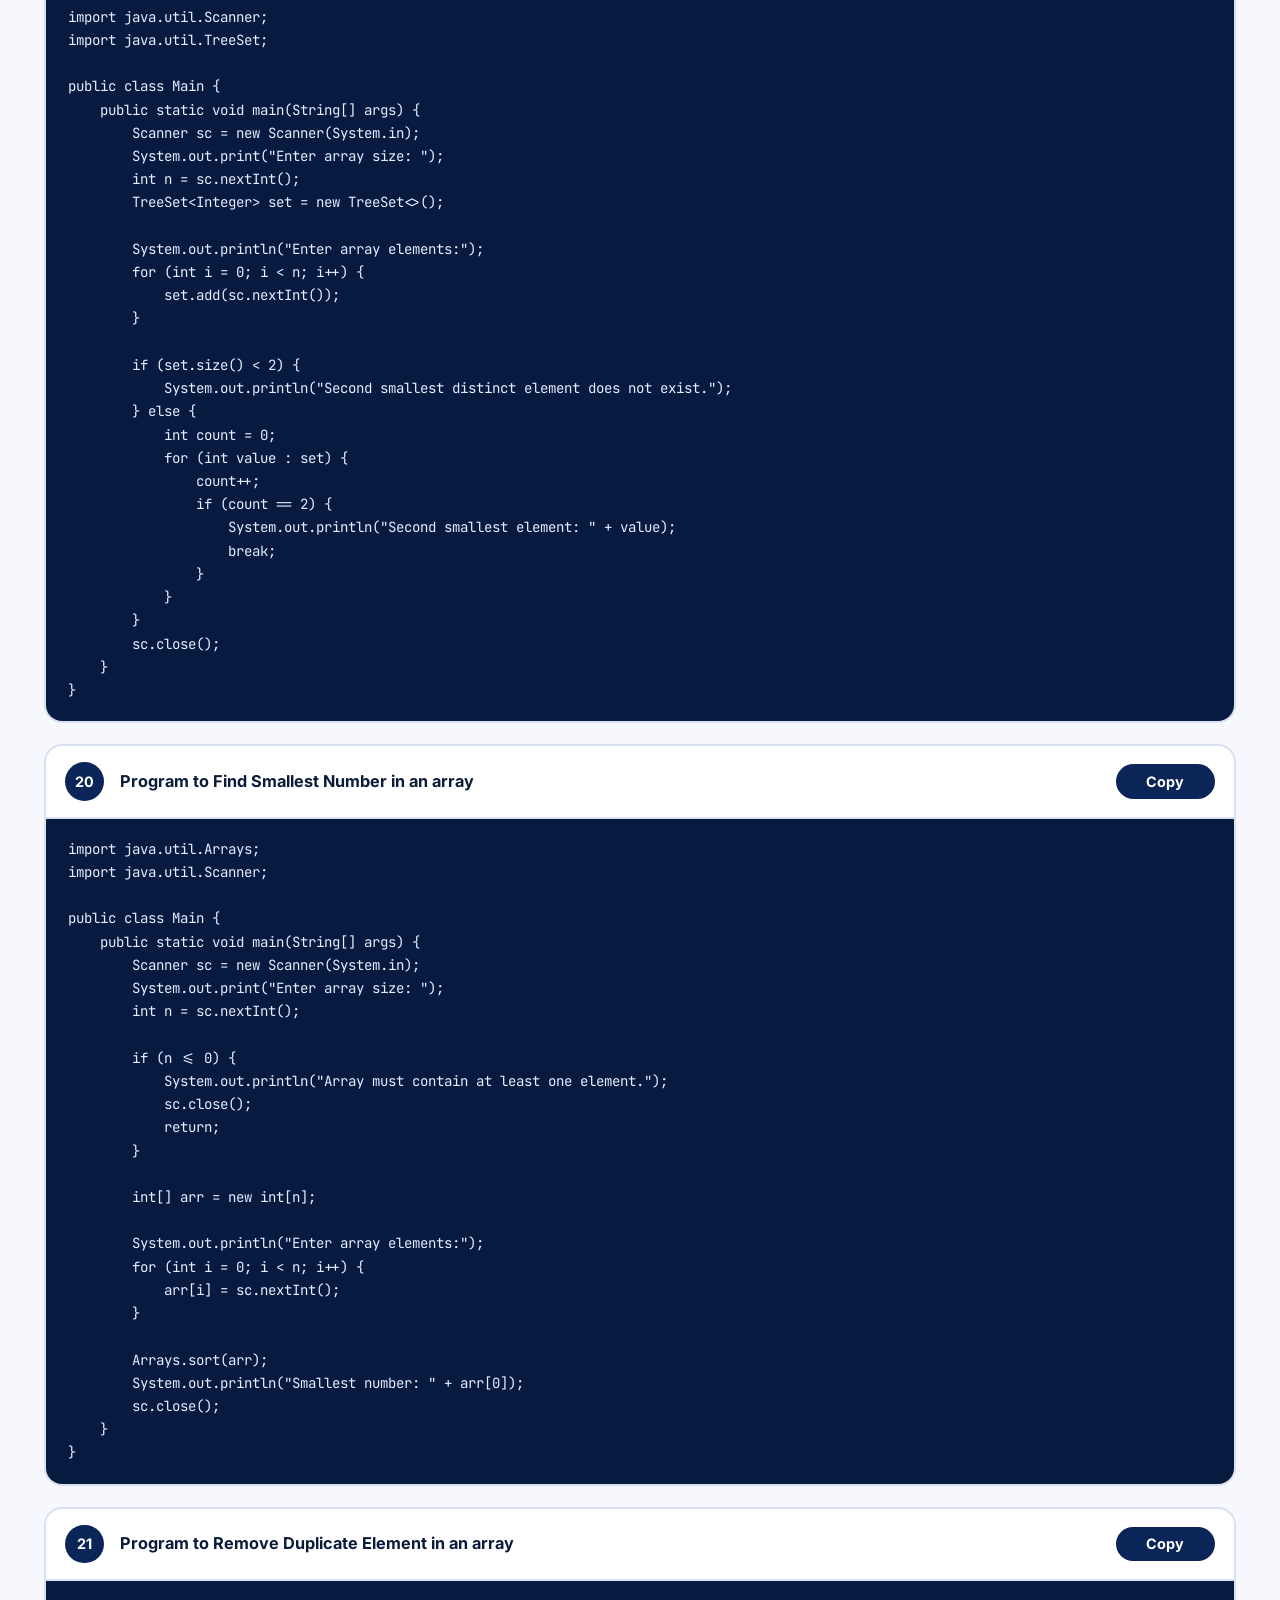
<file: single-dimension-array.html>
<!DOCTYPE html>
<html lang="en">
<head>
<meta charset="UTF-8">
<meta name="viewport" content="width=device-width, initial-scale=1.0">
<title>Single Dimension Array — Core Java Programming</title>
<link href="https://fonts.googleapis.com/css2?family=Inter:wght@400;500;600;700;800&family=JetBrains+Mono:wght@400;500;600&display=swap" rel="stylesheet">
<link rel="stylesheet" href="css/style.css">
</head>
<body data-slug="single-dimension-array">

<header class="hero hero-sm">
  <nav class="breadcrumb" aria-label="Breadcrumb">
    <a href="index.html">Core Java Programming</a>
    <span class="sep">›</span>
    <span>Single Dimension Array</span>
  </nav>
  <h1>Single Dimension Array</h1>
  <p>23 programs. Click Copy, paste into Notepad, save as <b>Main.java</b>, then run <b>javac Main.java</b> and <b>java Main</b> in cmd.</p>
</header>

<main class="wrap">
  <div class="toolbar">
    <a class="back" href="index.html">← All topics</a>
    <input id="search" type="search" placeholder="Search programs..." aria-label="Search programs" autocomplete="off">
    <span id="resultCount" class="result-count"></span>
  </div>
  <section id="programList" class="program-list" aria-label="Programs"></section>
  <p id="noMatch" class="no-match" hidden>No programs match your search.</p>
</main>

<footer>
  Core Java Programming · Practice Programs<br>
  Project by - Avneesh Sharma 7091/24
</footer>

<!--
  HOW TO EDIT: each program below is one <script type="text/plain"> block.
  Change the title in data-title="..." and the code between the tags.
  Code is written as plain text (no escaping needed). Do not write the closing script tag inside code.
-->
<script type="text/plain" class="program-src" data-num="1" data-title="Program to copy all elements of one array into another array">import java.util.Scanner;

public class Main {
    public static void main(String[] args) {
        Scanner sc = new Scanner(System.in);
        System.out.print("Enter array size: ");
        int n = sc.nextInt();
        int[] arr = new int[n];
        int[] copy = new int[n];

        System.out.println("Enter array elements:");
        for (int i = 0; i < n; i++) {
            arr[i] = sc.nextInt();
        }

        for (int i = 0; i < n; i++) {
            copy[i] = arr[i];
        }

        System.out.println("Copied array:");
        for (int value : copy) {
            System.out.print(value + " ");
        }
        sc.close();
    }
}</script>
<script type="text/plain" class="program-src" data-num="2" data-title="Program to find the frequency of each element in the array">import java.util.Scanner;

public class Main {
    public static void main(String[] args) {
        Scanner sc = new Scanner(System.in);
        System.out.print("Enter array size: ");
        int n = sc.nextInt();
        int[] arr = new int[n];
        boolean[] visited = new boolean[n];

        System.out.println("Enter array elements:");
        for (int i = 0; i < n; i++) {
            arr[i] = sc.nextInt();
        }

        for (int i = 0; i < n; i++) {
            if (visited[i]) {
                continue;
            }

            int count = 1;
            for (int j = i + 1; j < n; j++) {
                if (arr[i] == arr[j]) {
                    count++;
                    visited[j] = true;
                }
            }

            System.out.println(arr[i] + " occurs " + count + " time(s)");
        }
        sc.close();
    }
}</script>
<script type="text/plain" class="program-src" data-num="3" data-title="Program to left rotate the elements of an array">import java.util.Scanner;

public class Main {
    public static void main(String[] args) {
        Scanner sc = new Scanner(System.in);
        System.out.print("Enter array size: ");
        int n = sc.nextInt();
        int[] arr = new int[n];

        System.out.println("Enter array elements:");
        for (int i = 0; i < n; i++) {
            arr[i] = sc.nextInt();
        }

        if (n > 0) {
            int first = arr[0];

            for (int i = 0; i < n - 1; i++) {
                arr[i] = arr[i + 1];
            }

            arr[n - 1] = first;
        }

        System.out.println("Array after left rotation:");
        for (int value : arr) {
            System.out.print(value + " ");
        }
        sc.close();
    }
}</script>
<script type="text/plain" class="program-src" data-num="4" data-title="Program to print the duplicate elements of an array">import java.util.Scanner;

public class Main {
    public static void main(String[] args) {
        Scanner sc = new Scanner(System.in);
        System.out.print("Enter array size: ");
        int n = sc.nextInt();
        int[] arr = new int[n];

        System.out.println("Enter array elements:");
        for (int i = 0; i < n; i++) {
            arr[i] = sc.nextInt();
        }

        boolean found = false;

        for (int i = 0; i < n; i++) {
            boolean alreadyPrinted = false;

            for (int k = 0; k < i; k++) {
                if (arr[k] == arr[i]) {
                    alreadyPrinted = true;
                    break;
                }
            }

            if (alreadyPrinted) {
                continue;
            }

            for (int j = i + 1; j < n; j++) {
                if (arr[i] == arr[j]) {
                    System.out.print(arr[i] + " ");
                    found = true;
                    break;
                }
            }
        }

        if (!found) {
            System.out.println("No duplicate elements found.");
        }
        sc.close();
    }
}</script>
<script type="text/plain" class="program-src" data-num="5" data-title="Program to print the elements of an array">import java.util.Scanner;

public class Main {
    public static void main(String[] args) {
        Scanner sc = new Scanner(System.in);
        System.out.print("Enter array size: ");
        int n = sc.nextInt();
        int[] arr = new int[n];

        System.out.println("Enter array elements:");
        for (int i = 0; i < n; i++) {
            arr[i] = sc.nextInt();
        }

        System.out.println("Array elements:");
        for (int value : arr) {
            System.out.print(value + " ");
        }
        sc.close();
    }
}</script>
<script type="text/plain" class="program-src" data-num="6" data-title="Program to print the elements of an array in reverse order">import java.util.Scanner;

public class Main {
    public static void main(String[] args) {
        Scanner sc = new Scanner(System.in);
        System.out.print("Enter array size: ");
        int n = sc.nextInt();
        int[] arr = new int[n];

        System.out.println("Enter array elements:");
        for (int i = 0; i < n; i++) {
            arr[i] = sc.nextInt();
        }

        System.out.println("Array in reverse order:");
        for (int i = n - 1; i >= 0; i--) {
            System.out.print(arr[i] + " ");
        }
        sc.close();
    }
}</script>
<script type="text/plain" class="program-src" data-num="7" data-title="Program to print the elements of an array present on even position">import java.util.Scanner;

public class Main {
    public static void main(String[] args) {
        Scanner sc = new Scanner(System.in);
        System.out.print("Enter array size: ");
        int n = sc.nextInt();
        int[] arr = new int[n];

        System.out.println("Enter array elements:");
        for (int i = 0; i < n; i++) {
            arr[i] = sc.nextInt();
        }

        System.out.println("Elements at even positions:");
        for (int i = 1; i < n; i += 2) {
            System.out.print(arr[i] + " ");
        }
        sc.close();
    }
}</script>
<script type="text/plain" class="program-src" data-num="8" data-title="Program to print the elements of an array present on odd position">import java.util.Scanner;

public class Main {
    public static void main(String[] args) {
        Scanner sc = new Scanner(System.in);
        System.out.print("Enter array size: ");
        int n = sc.nextInt();
        int[] arr = new int[n];

        System.out.println("Enter array elements:");
        for (int i = 0; i < n; i++) {
            arr[i] = sc.nextInt();
        }

        System.out.println("Elements at odd positions:");
        for (int i = 0; i < n; i += 2) {
            System.out.print(arr[i] + " ");
        }
        sc.close();
    }
}</script>
<script type="text/plain" class="program-src" data-num="9" data-title="Program to print the largest element in an array">import java.util.Scanner;

public class Main {
    public static void main(String[] args) {
        Scanner sc = new Scanner(System.in);
        System.out.print("Enter array size: ");
        int n = sc.nextInt();

        if (n <= 0) {
            System.out.println("Array must contain at least one element.");
            sc.close();
            return;
        }

        int[] arr = new int[n];

        System.out.println("Enter array elements:");
        for (int i = 0; i < n; i++) {
            arr[i] = sc.nextInt();
        }

        int largest = arr[0];

        for (int i = 1; i < n; i++) {
            if (arr[i] > largest) {
                largest = arr[i];
            }
        }

        System.out.println("Largest element: " + largest);
        sc.close();
    }
}</script>
<script type="text/plain" class="program-src" data-num="10" data-title="Program to print the smallest element in an array">import java.util.Scanner;

public class Main {
    public static void main(String[] args) {
        Scanner sc = new Scanner(System.in);
        System.out.print("Enter array size: ");
        int n = sc.nextInt();

        if (n <= 0) {
            System.out.println("Array must contain at least one element.");
            sc.close();
            return;
        }

        int[] arr = new int[n];

        System.out.println("Enter array elements:");
        for (int i = 0; i < n; i++) {
            arr[i] = sc.nextInt();
        }

        int smallest = arr[0];

        for (int i = 1; i < n; i++) {
            if (arr[i] < smallest) {
                smallest = arr[i];
            }
        }

        System.out.println("Smallest element: " + smallest);
        sc.close();
    }
}</script>
<script type="text/plain" class="program-src" data-num="11" data-title="Program to print the number of elements present in an array">import java.util.Scanner;

public class Main {
    public static void main(String[] args) {
        Scanner sc = new Scanner(System.in);
        System.out.print("Enter array size: ");
        int n = sc.nextInt();
        int[] arr = new int[n];

        System.out.println("Enter array elements:");
        for (int i = 0; i < n; i++) {
            arr[i] = sc.nextInt();
        }

        System.out.println("Number of elements: " + arr.length);
        sc.close();
    }
}</script>
<script type="text/plain" class="program-src" data-num="12" data-title="Program to print the sum of all the items of the array">import java.util.Scanner;

public class Main {
    public static void main(String[] args) {
        Scanner sc = new Scanner(System.in);
        System.out.print("Enter array size: ");
        int n = sc.nextInt();
        int[] arr = new int[n];
        long sum = 0;

        System.out.println("Enter array elements:");
        for (int i = 0; i < n; i++) {
            arr[i] = sc.nextInt();
            sum += arr[i];
        }

        System.out.println("Sum of array elements: " + sum);
        sc.close();
    }
}</script>
<script type="text/plain" class="program-src" data-num="13" data-title="Program to right rotate the elements of an array">import java.util.Scanner;

public class Main {
    public static void main(String[] args) {
        Scanner sc = new Scanner(System.in);
        System.out.print("Enter array size: ");
        int n = sc.nextInt();
        int[] arr = new int[n];

        System.out.println("Enter array elements:");
        for (int i = 0; i < n; i++) {
            arr[i] = sc.nextInt();
        }

        if (n > 0) {
            int last = arr[n - 1];

            for (int i = n - 1; i > 0; i--) {
                arr[i] = arr[i - 1];
            }

            arr[0] = last;
        }

        System.out.println("Array after right rotation:");
        for (int value : arr) {
            System.out.print(value + " ");
        }
        sc.close();
    }
}</script>
<script type="text/plain" class="program-src" data-num="14" data-title="Program to sort the elements of an array in ascending order">import java.util.Arrays;
import java.util.Scanner;

public class Main {
    public static void main(String[] args) {
        Scanner sc = new Scanner(System.in);
        System.out.print("Enter array size: ");
        int n = sc.nextInt();
        int[] arr = new int[n];

        System.out.println("Enter array elements:");
        for (int i = 0; i < n; i++) {
            arr[i] = sc.nextInt();
        }

        Arrays.sort(arr);

        System.out.println("Array in ascending order:");
        for (int value : arr) {
            System.out.print(value + " ");
        }
        sc.close();
    }
}</script>
<script type="text/plain" class="program-src" data-num="15" data-title="Program to sort the elements of an array in descending order">import java.util.Arrays;
import java.util.Scanner;

public class Main {
    public static void main(String[] args) {
        Scanner sc = new Scanner(System.in);
        System.out.print("Enter array size: ");
        int n = sc.nextInt();
        int[] arr = new int[n];

        System.out.println("Enter array elements:");
        for (int i = 0; i < n; i++) {
            arr[i] = sc.nextInt();
        }

        Arrays.sort(arr);

        System.out.println("Array in descending order:");
        for (int i = n - 1; i >= 0; i--) {
            System.out.print(arr[i] + " ");
        }
        sc.close();
    }
}</script>
<script type="text/plain" class="program-src" data-num="16" data-title="Program to Find 3rd Largest Number in an array" data-note="This program finds the third-largest distinct number.">import java.util.Scanner;
import java.util.TreeSet;
import java.util.Collections;

public class Main {
    public static void main(String[] args) {
        Scanner sc = new Scanner(System.in);
        System.out.print("Enter array size: ");
        int n = sc.nextInt();
        TreeSet<Integer> set = new TreeSet<>(Collections.reverseOrder());

        System.out.println("Enter array elements:");
        for (int i = 0; i < n; i++) {
            set.add(sc.nextInt());
        }

        if (set.size() < 3) {
            System.out.println("Third largest distinct element does not exist.");
        } else {
            int count = 0;
            for (int value : set) {
                count++;
                if (count == 3) {
                    System.out.println("Third largest element: " + value);
                    break;
                }
            }
        }
        sc.close();
    }
}</script>
<script type="text/plain" class="program-src" data-num="17" data-title="Program to Find 2nd Largest Number in an array">import java.util.Scanner;
import java.util.TreeSet;
import java.util.Collections;

public class Main {
    public static void main(String[] args) {
        Scanner sc = new Scanner(System.in);
        System.out.print("Enter array size: ");
        int n = sc.nextInt();
        TreeSet<Integer> set = new TreeSet<>(Collections.reverseOrder());

        System.out.println("Enter array elements:");
        for (int i = 0; i < n; i++) {
            set.add(sc.nextInt());
        }

        if (set.size() < 2) {
            System.out.println("Second largest distinct element does not exist.");
        } else {
            int count = 0;
            for (int value : set) {
                count++;
                if (count == 2) {
                    System.out.println("Second largest element: " + value);
                    break;
                }
            }
        }
        sc.close();
    }
}</script>
<script type="text/plain" class="program-src" data-num="18" data-title="Program to Find Largest Number in an array">import java.util.Arrays;
import java.util.Scanner;

public class Main {
    public static void main(String[] args) {
        Scanner sc = new Scanner(System.in);
        System.out.print("Enter array size: ");
        int n = sc.nextInt();

        if (n <= 0) {
            System.out.println("Array must contain at least one element.");
            sc.close();
            return;
        }

        int[] arr = new int[n];

        System.out.println("Enter array elements:");
        for (int i = 0; i < n; i++) {
            arr[i] = sc.nextInt();
        }

        Arrays.sort(arr);
        System.out.println("Largest number: " + arr[n - 1]);
        sc.close();
    }
}</script>
<script type="text/plain" class="program-src" data-num="19" data-title="Program to Find 2nd Smallest Number in an array" data-note="This program finds the second-smallest distinct number.">import java.util.Scanner;
import java.util.TreeSet;

public class Main {
    public static void main(String[] args) {
        Scanner sc = new Scanner(System.in);
        System.out.print("Enter array size: ");
        int n = sc.nextInt();
        TreeSet<Integer> set = new TreeSet<>();

        System.out.println("Enter array elements:");
        for (int i = 0; i < n; i++) {
            set.add(sc.nextInt());
        }

        if (set.size() < 2) {
            System.out.println("Second smallest distinct element does not exist.");
        } else {
            int count = 0;
            for (int value : set) {
                count++;
                if (count == 2) {
                    System.out.println("Second smallest element: " + value);
                    break;
                }
            }
        }
        sc.close();
    }
}</script>
<script type="text/plain" class="program-src" data-num="20" data-title="Program to Find Smallest Number in an array">import java.util.Arrays;
import java.util.Scanner;

public class Main {
    public static void main(String[] args) {
        Scanner sc = new Scanner(System.in);
        System.out.print("Enter array size: ");
        int n = sc.nextInt();

        if (n <= 0) {
            System.out.println("Array must contain at least one element.");
            sc.close();
            return;
        }

        int[] arr = new int[n];

        System.out.println("Enter array elements:");
        for (int i = 0; i < n; i++) {
            arr[i] = sc.nextInt();
        }

        Arrays.sort(arr);
        System.out.println("Smallest number: " + arr[0]);
        sc.close();
    }
}</script>
<script type="text/plain" class="program-src" data-num="21" data-title="Program to Remove Duplicate Element in an array">import java.util.Scanner;
import java.util.LinkedHashSet;

public class Main {
    public static void main(String[] args) {
        Scanner sc = new Scanner(System.in);
        System.out.print("Enter array size: ");
        int n = sc.nextInt();
        LinkedHashSet<Integer> set = new LinkedHashSet<>();

        System.out.println("Enter array elements:");
        for (int i = 0; i < n; i++) {
            set.add(sc.nextInt());
        }

        System.out.println("Array after removing duplicates:");
        for (int value : set) {
            System.out.print(value + " ");
        }
        sc.close();
    }
}</script>
<script type="text/plain" class="program-src" data-num="22" data-title="Program to Print Odd and Even Numbers from an array">import java.util.Scanner;

public class Main {
    public static void main(String[] args) {
        Scanner sc = new Scanner(System.in);
        System.out.print("Enter array size: ");
        int n = sc.nextInt();
        int[] arr = new int[n];

        System.out.println("Enter array elements:");
        for (int i = 0; i < n; i++) {
            arr[i] = sc.nextInt();
        }

        System.out.print("Even numbers: ");
        for (int value : arr) {
            if (value % 2 == 0) {
                System.out.print(value + " ");
            }
        }

        System.out.print("\nOdd numbers: ");
        for (int value : arr) {
            if (value % 2 != 0) {
                System.out.print(value + " ");
            }
        }
        sc.close();
    }
}</script>
<script type="text/plain" class="program-src" data-num="23" data-title="How to Sort an Array in Java">import java.util.Arrays;
import java.util.Scanner;

public class Main {
    public static void main(String[] args) {
        Scanner sc = new Scanner(System.in);
        System.out.print("Enter array size: ");
        int n = sc.nextInt();
        int[] arr = new int[n];

        System.out.println("Enter array elements:");
        for (int i = 0; i < n; i++) {
            arr[i] = sc.nextInt();
        }

        Arrays.sort(arr);

        System.out.println("Sorted array:");
        System.out.println(Arrays.toString(arr));
        sc.close();
    }
}</script>

<script src="js/topic.js"></script>
</body>
</html>
</file>
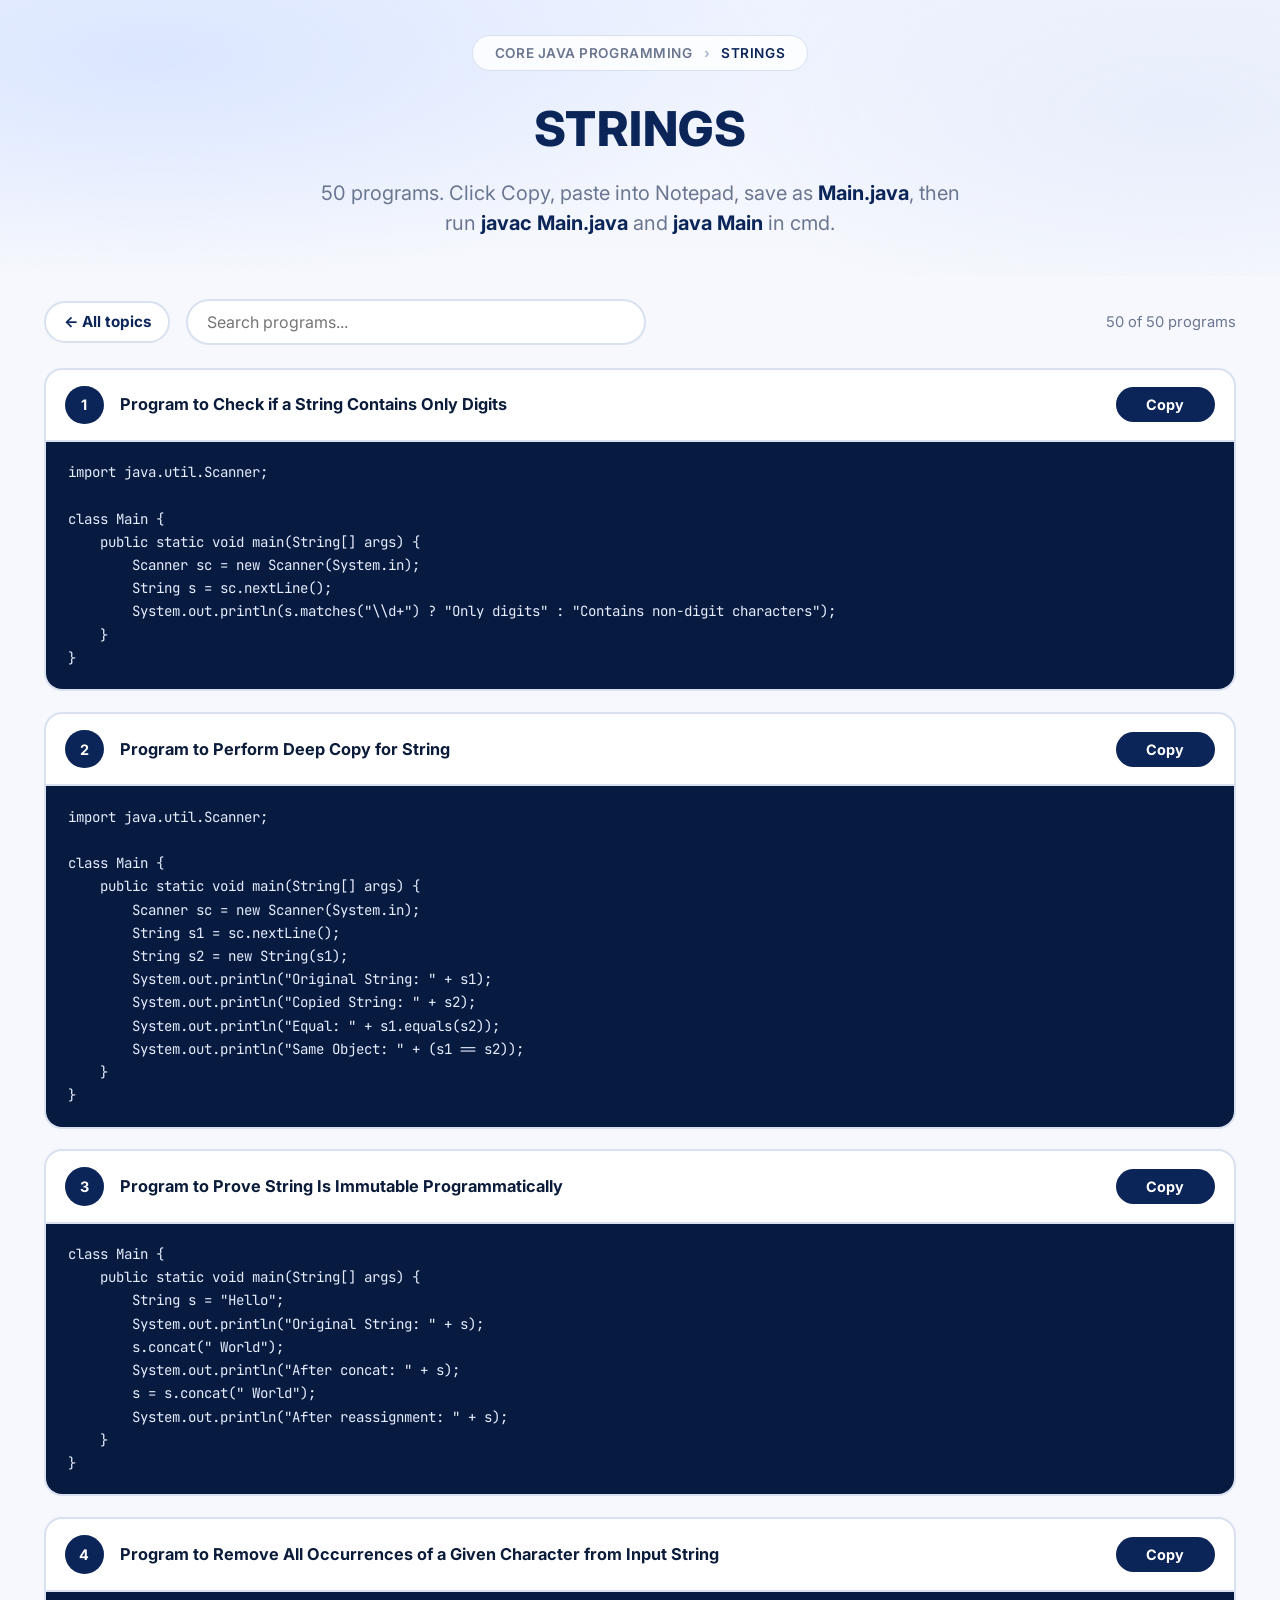
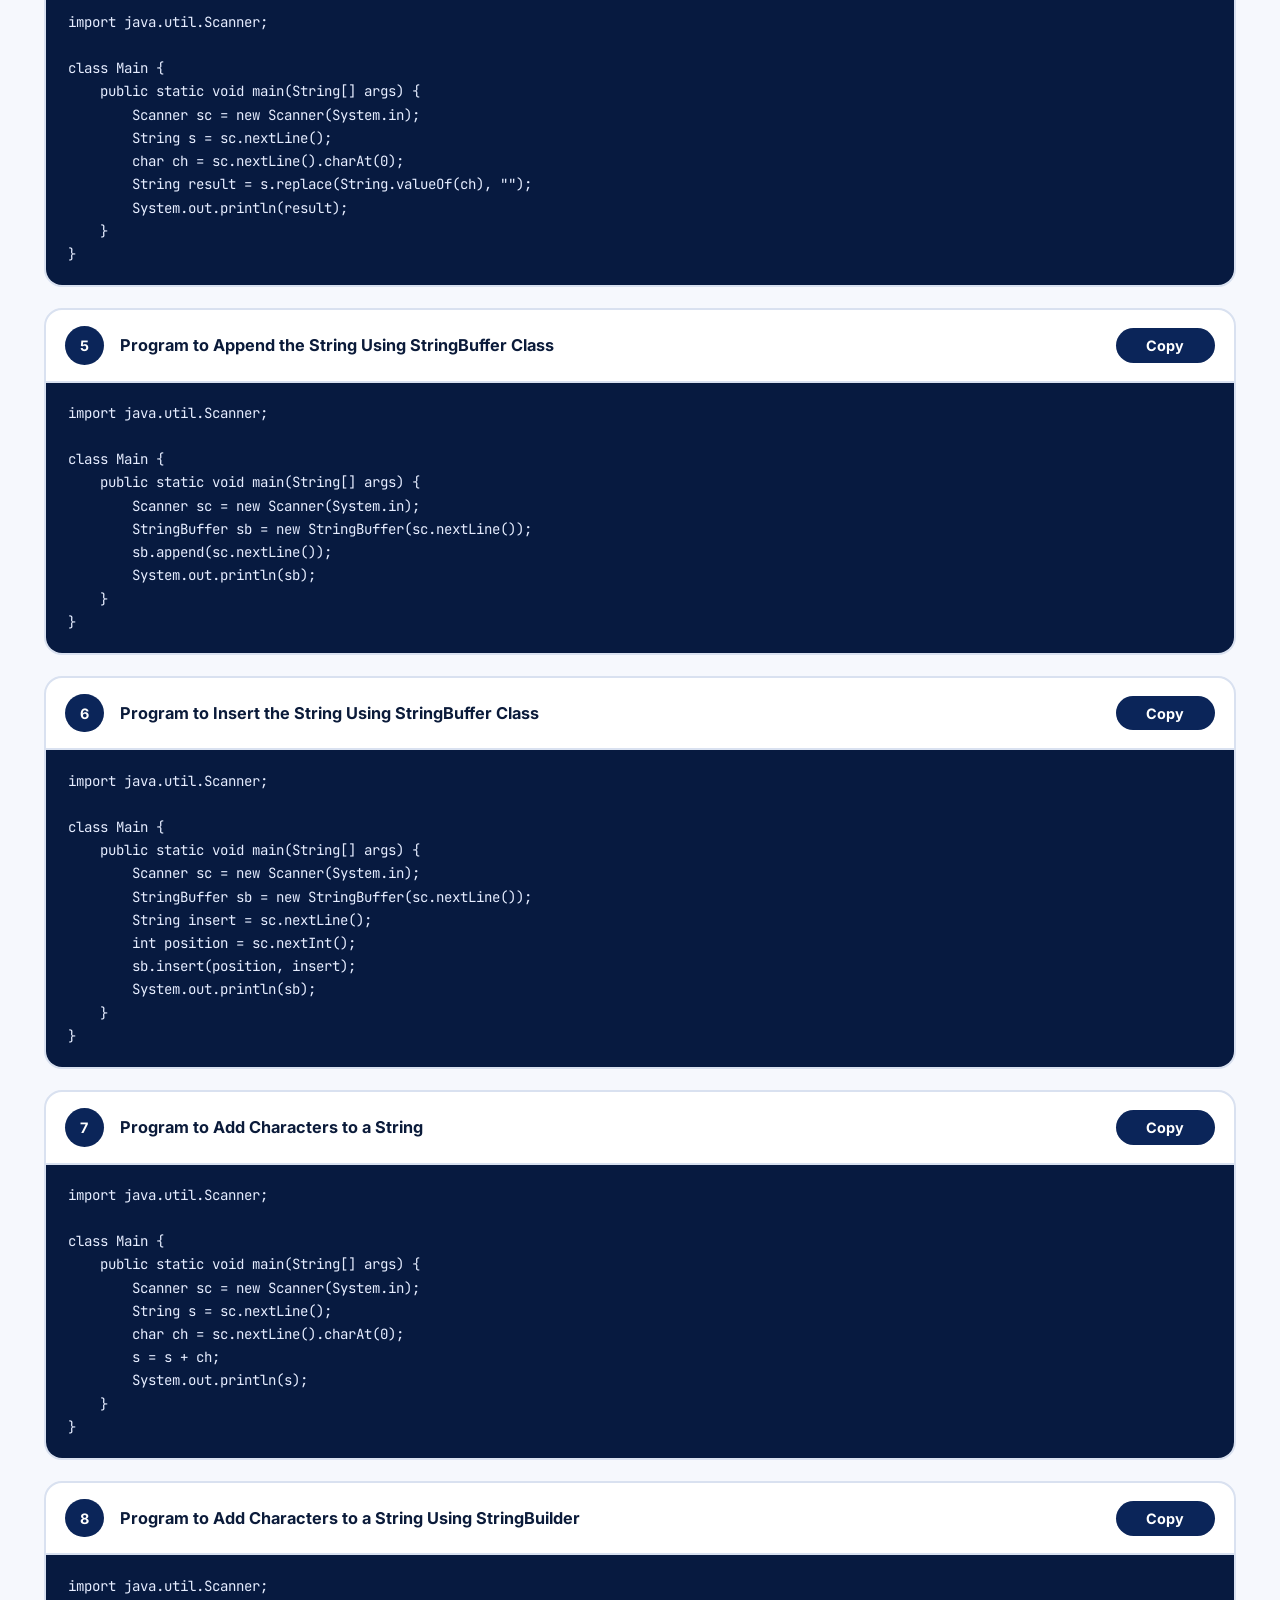
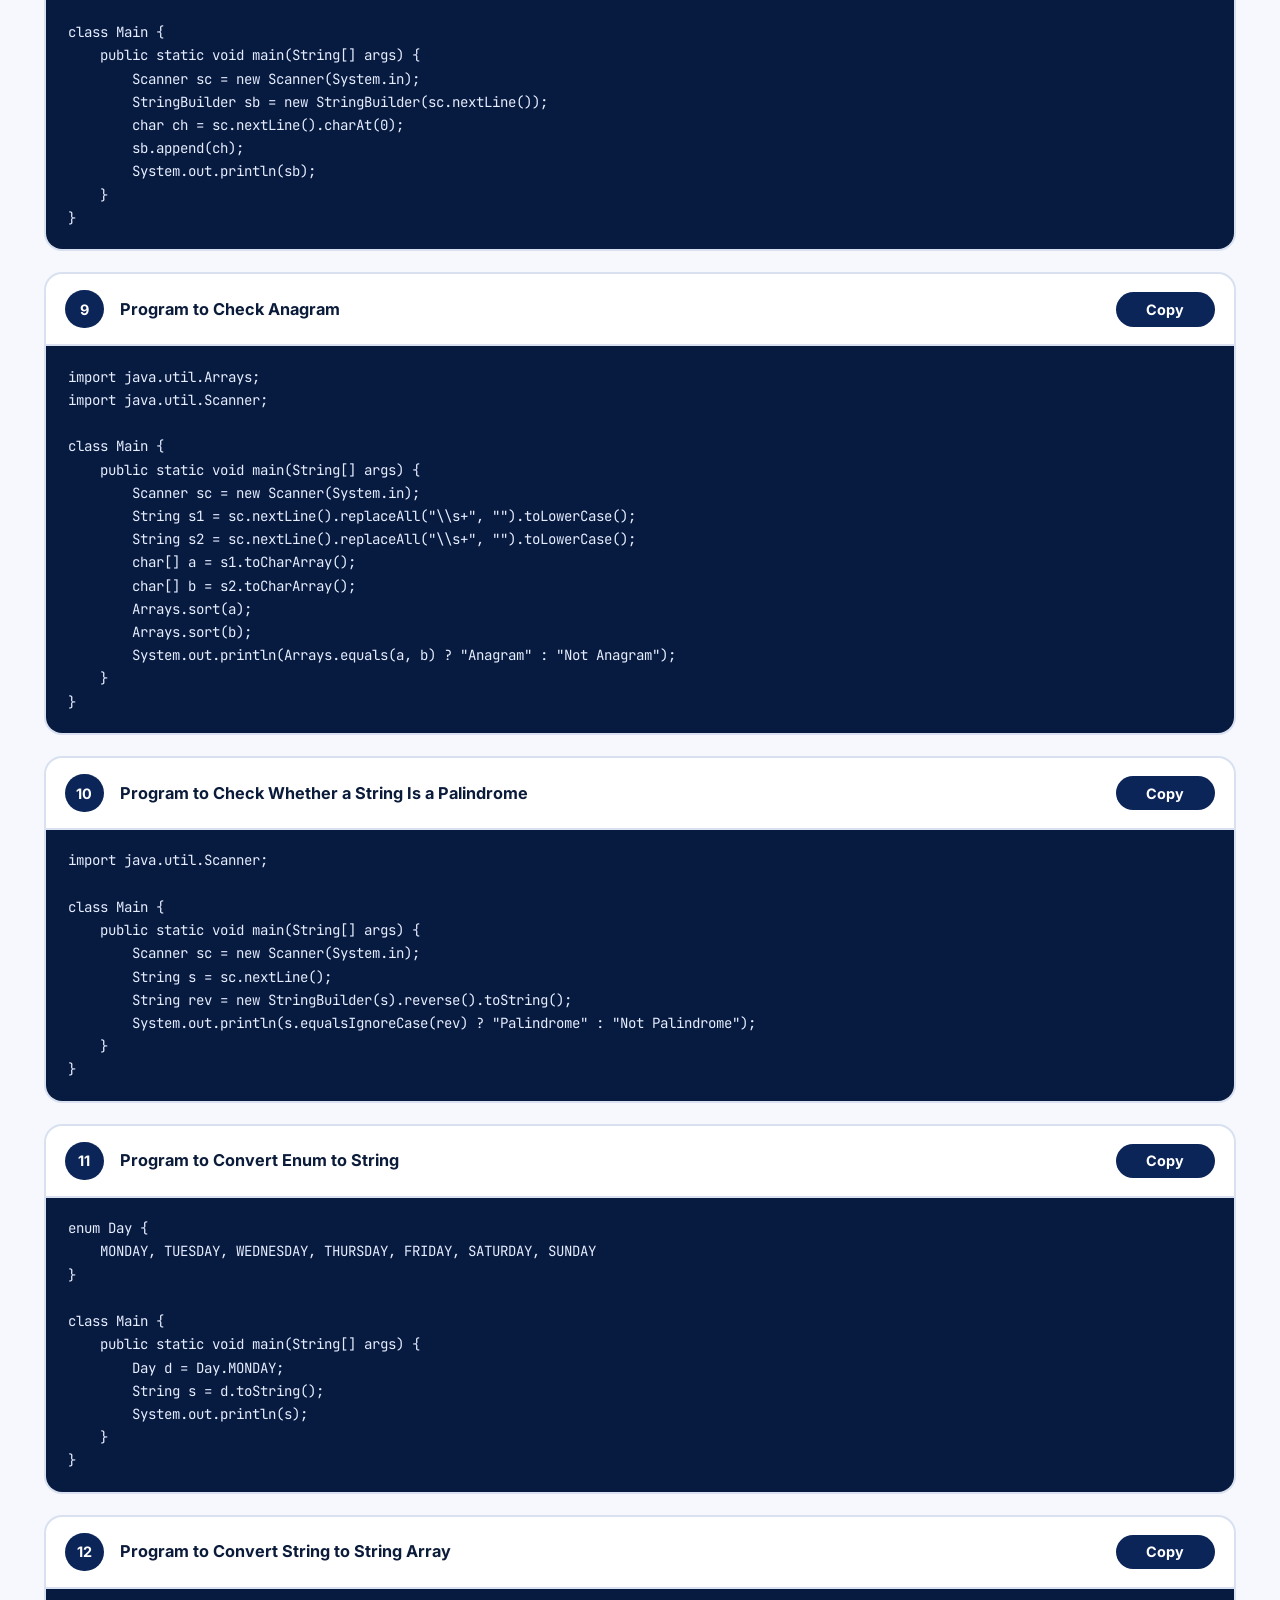
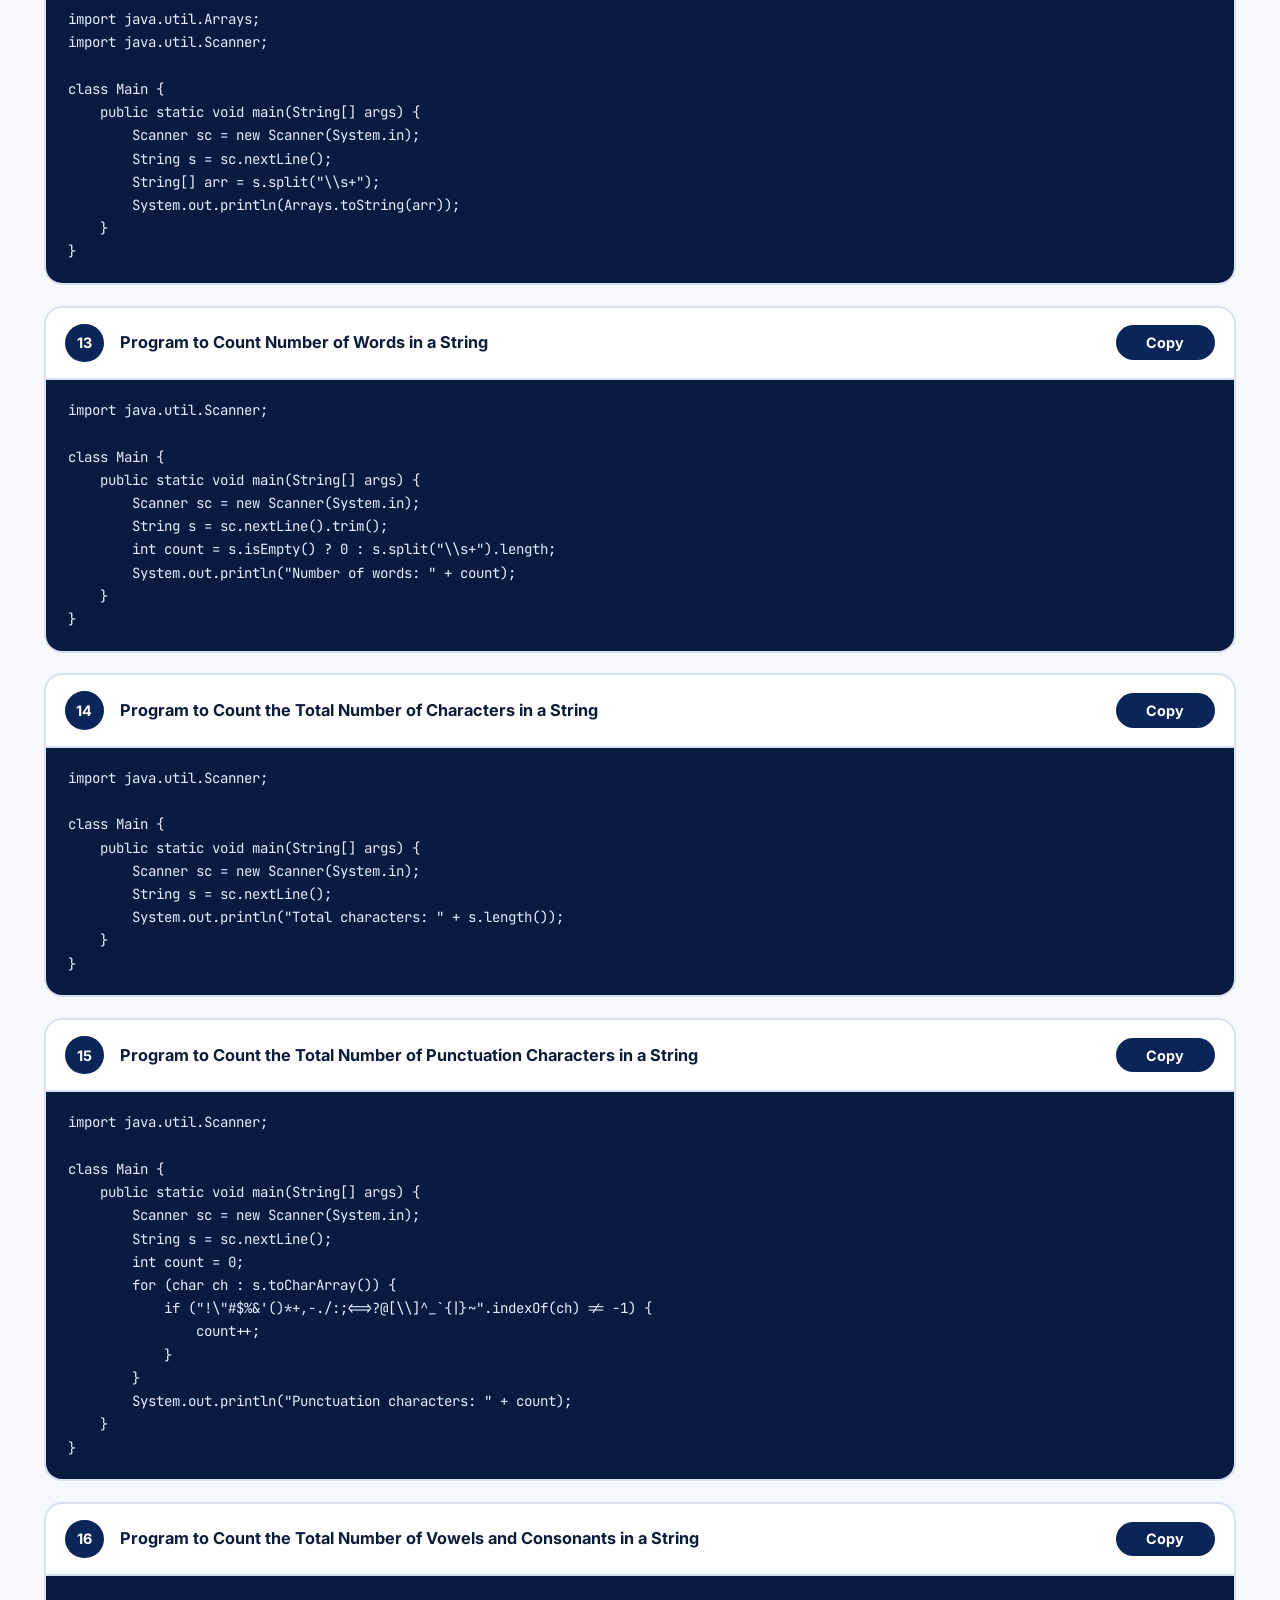
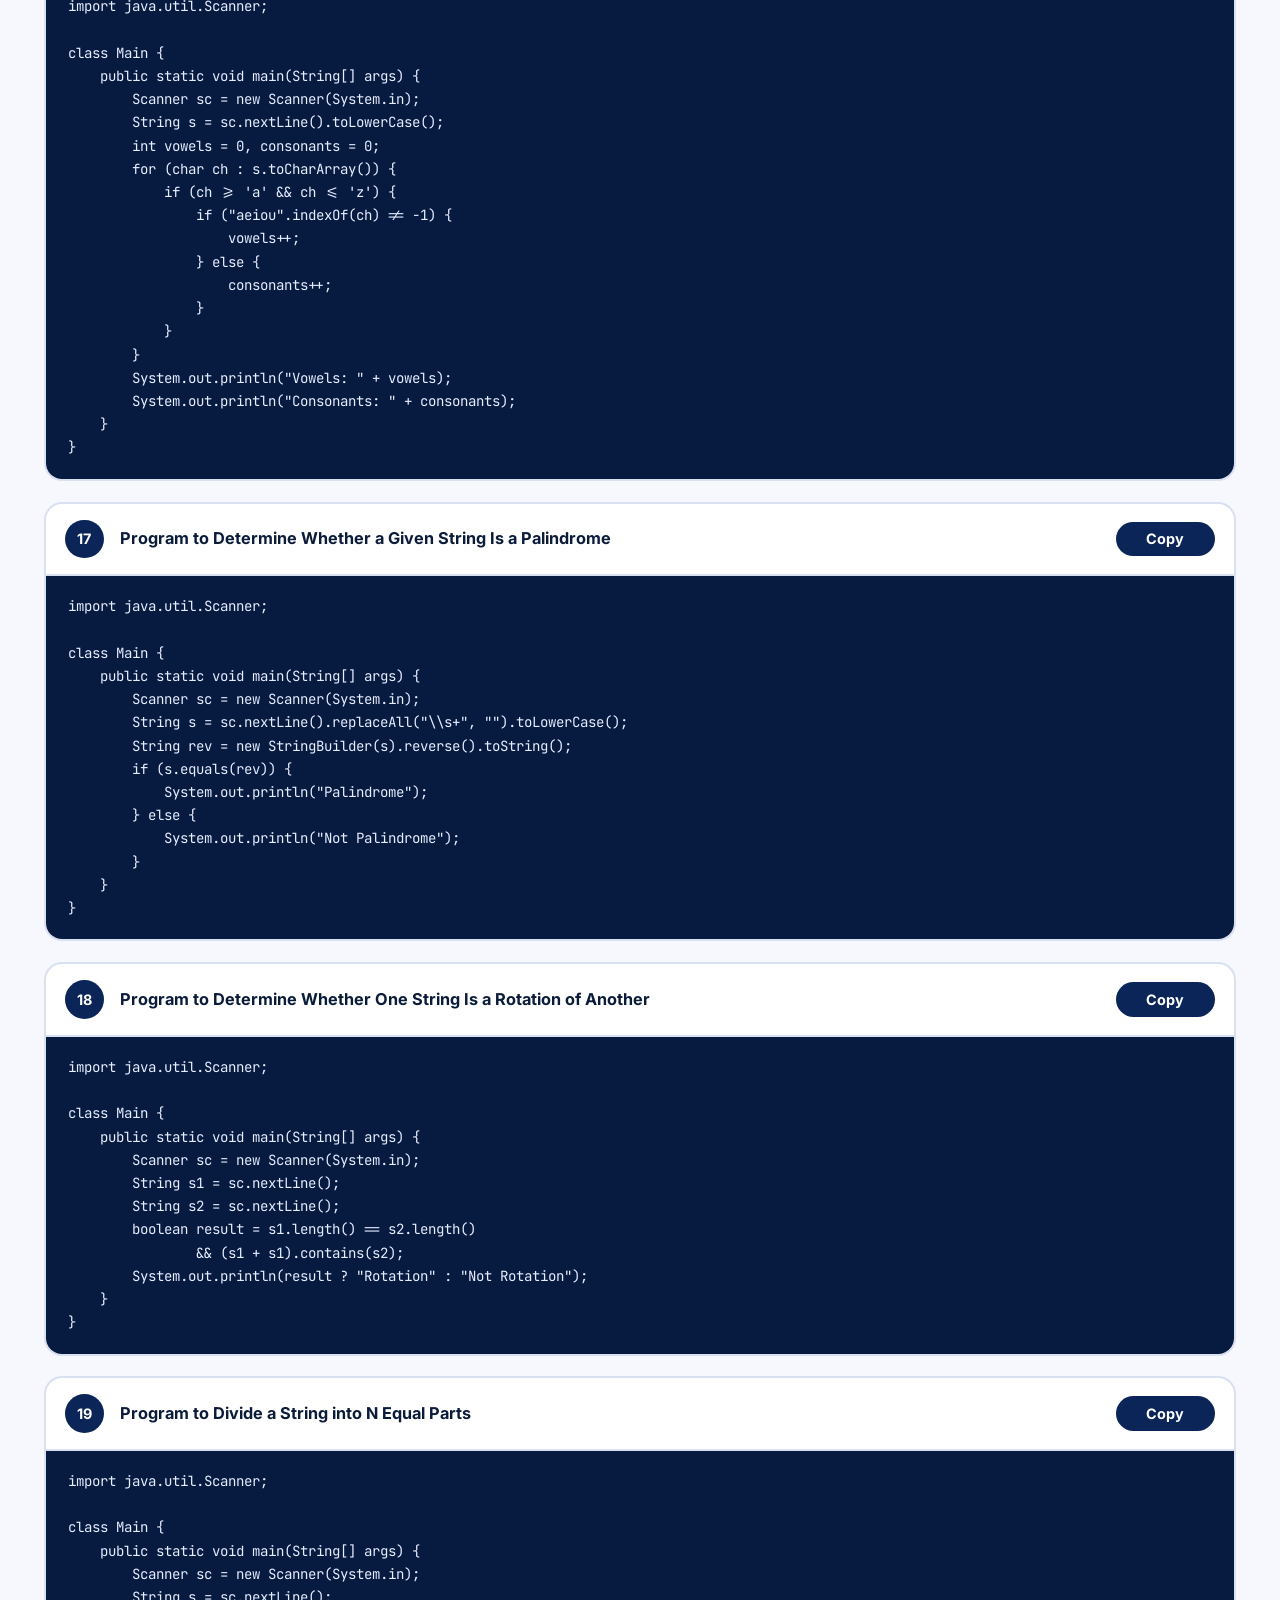
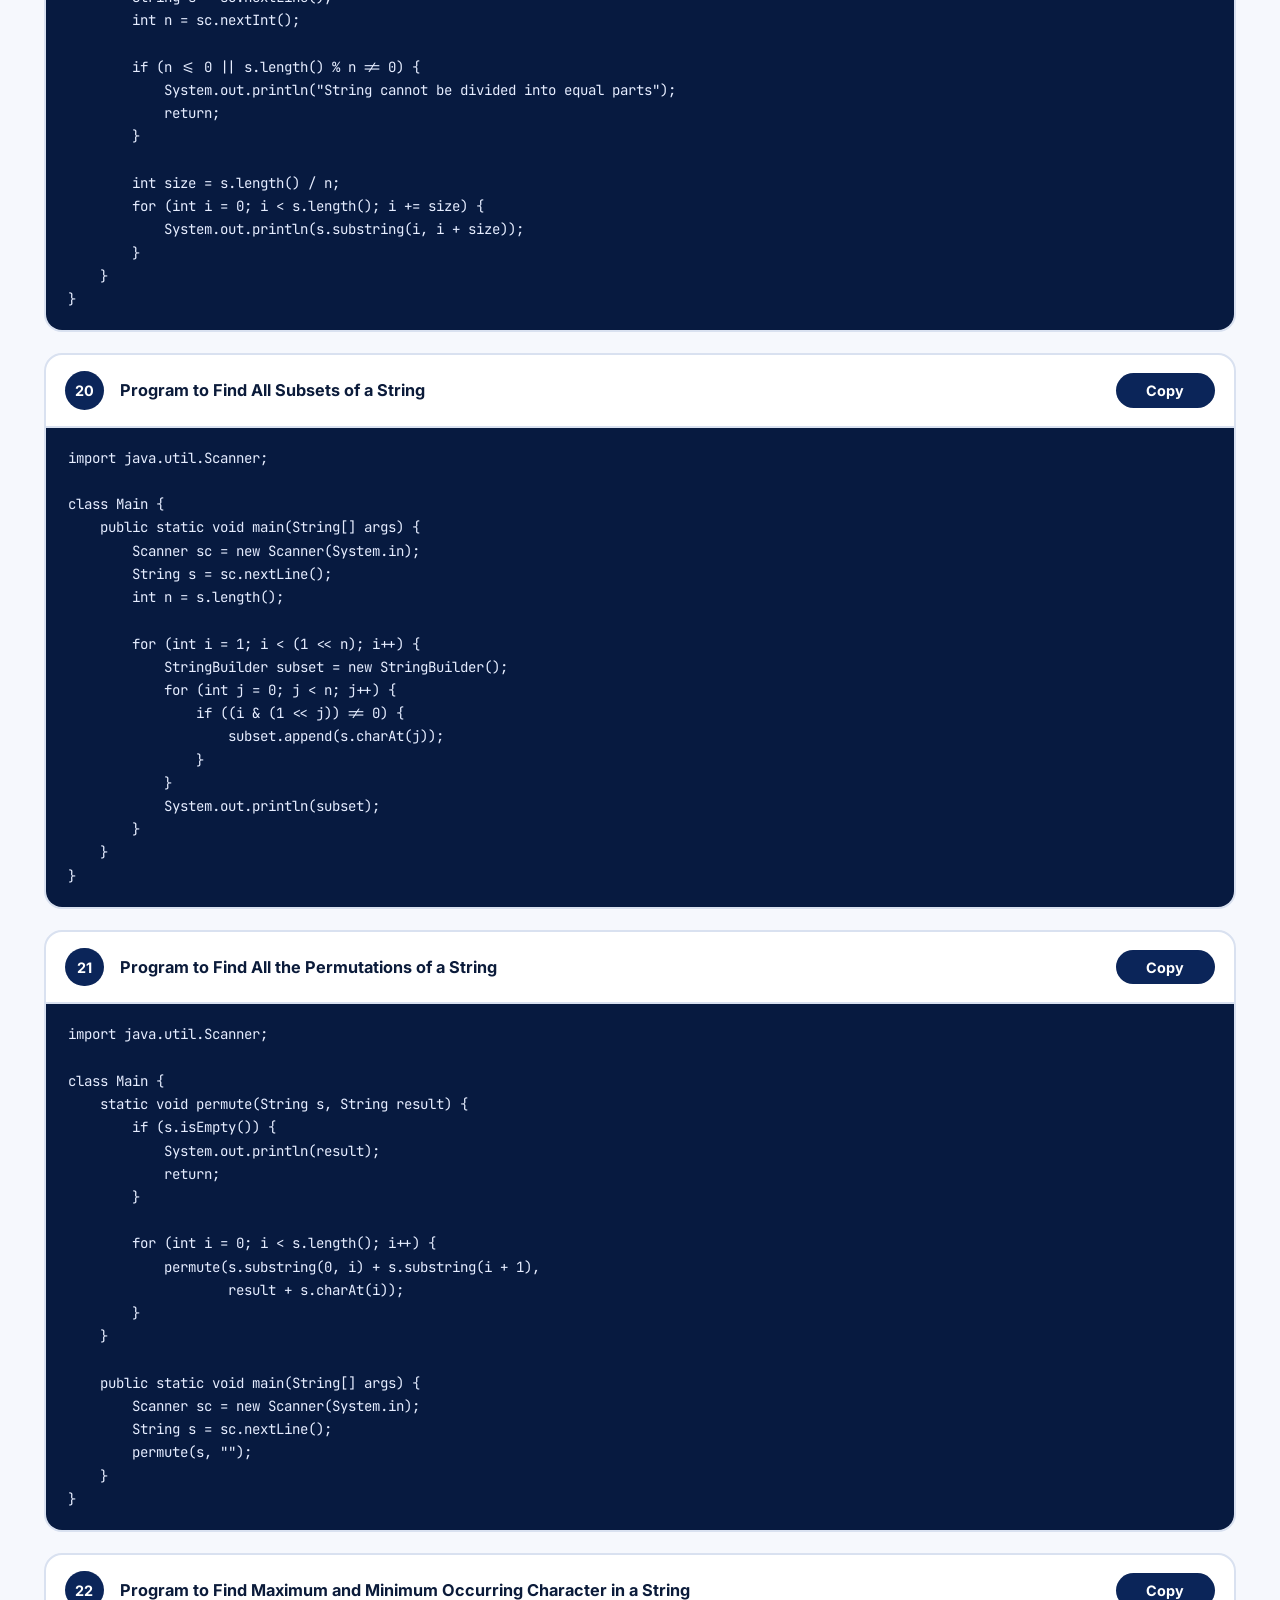
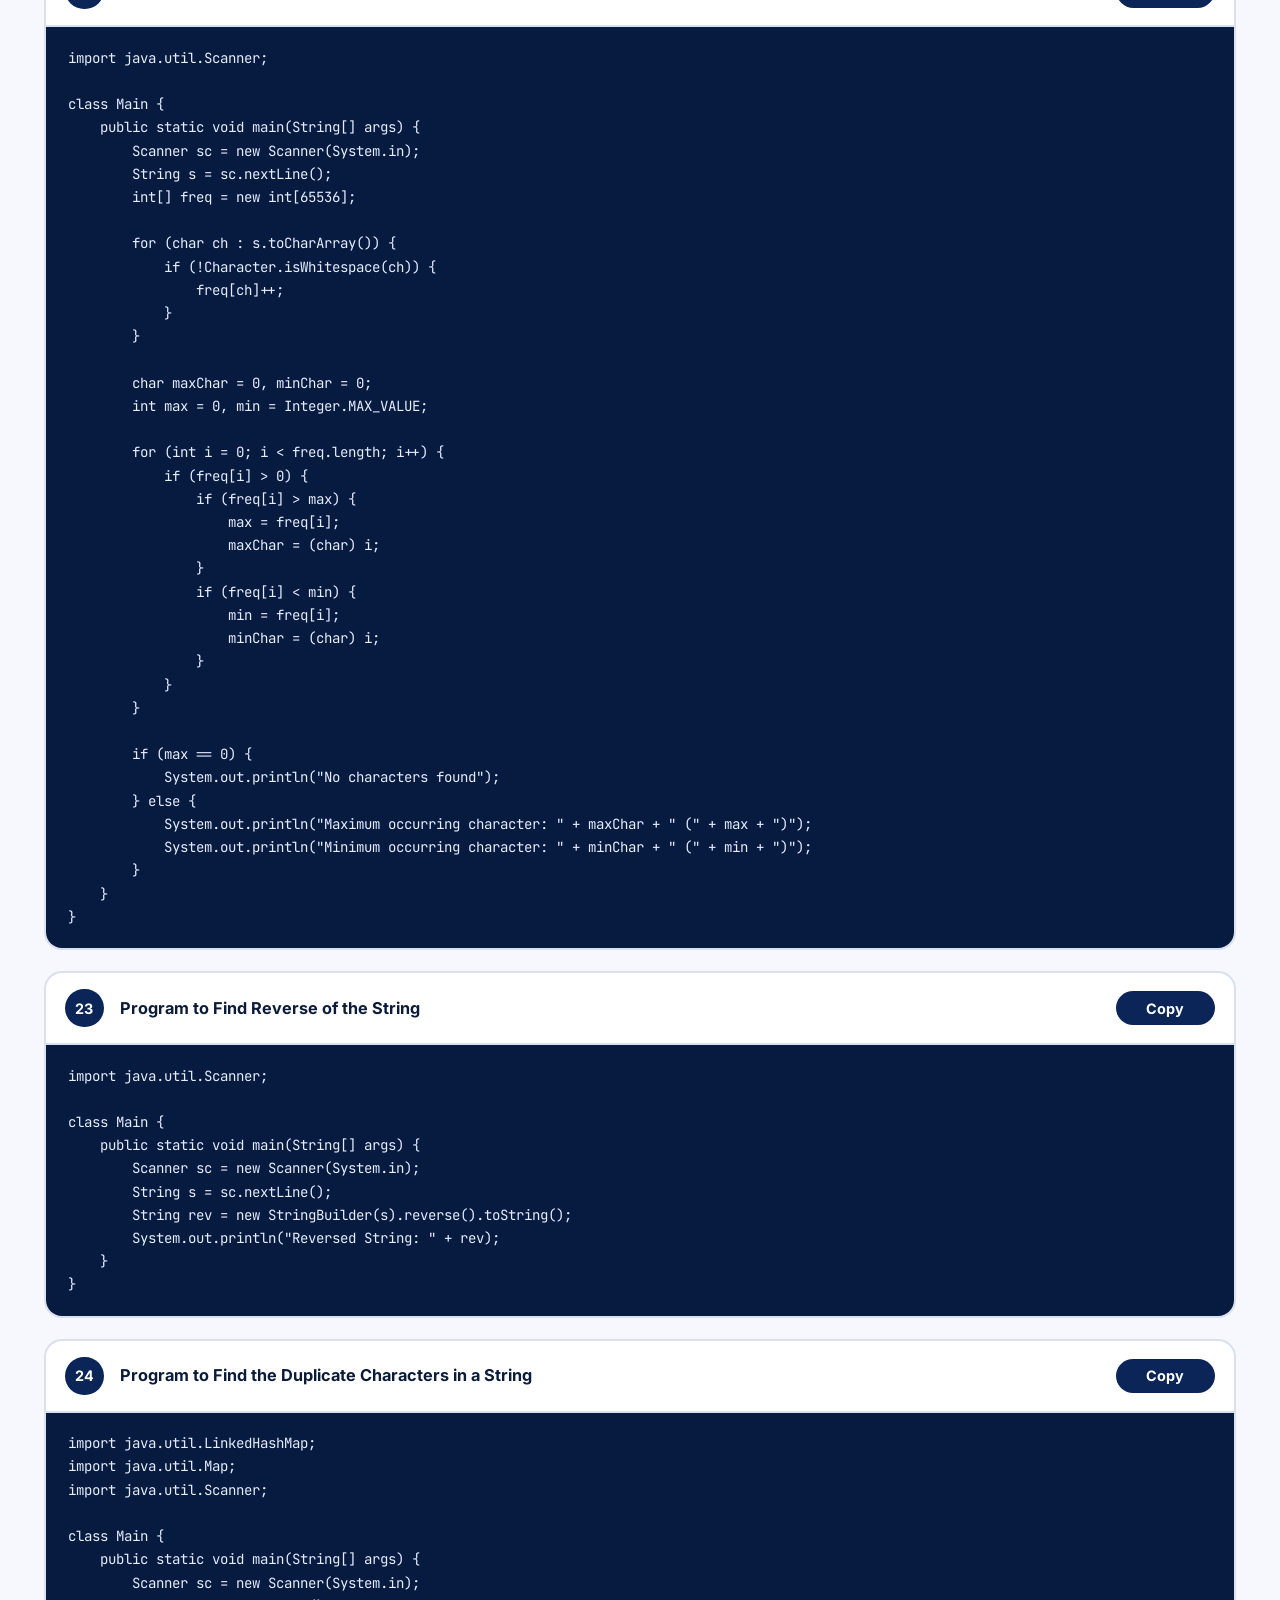
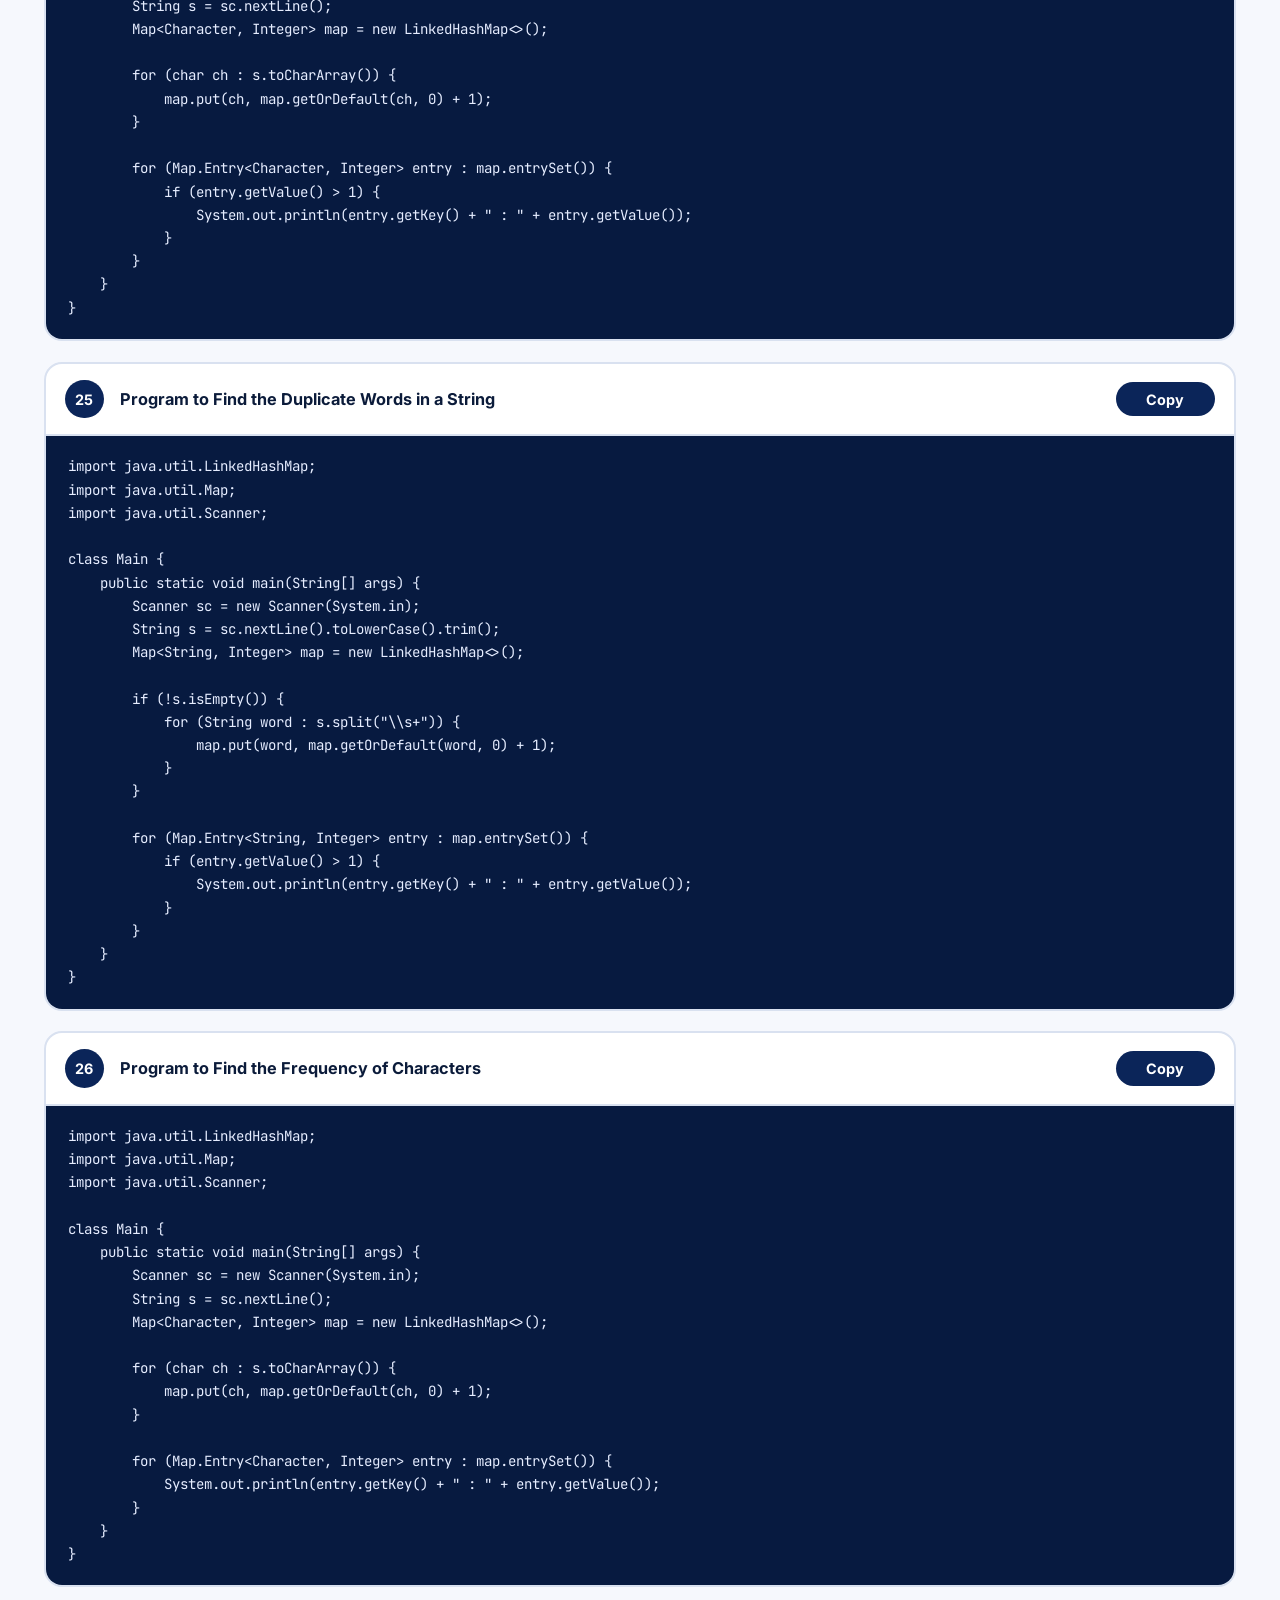
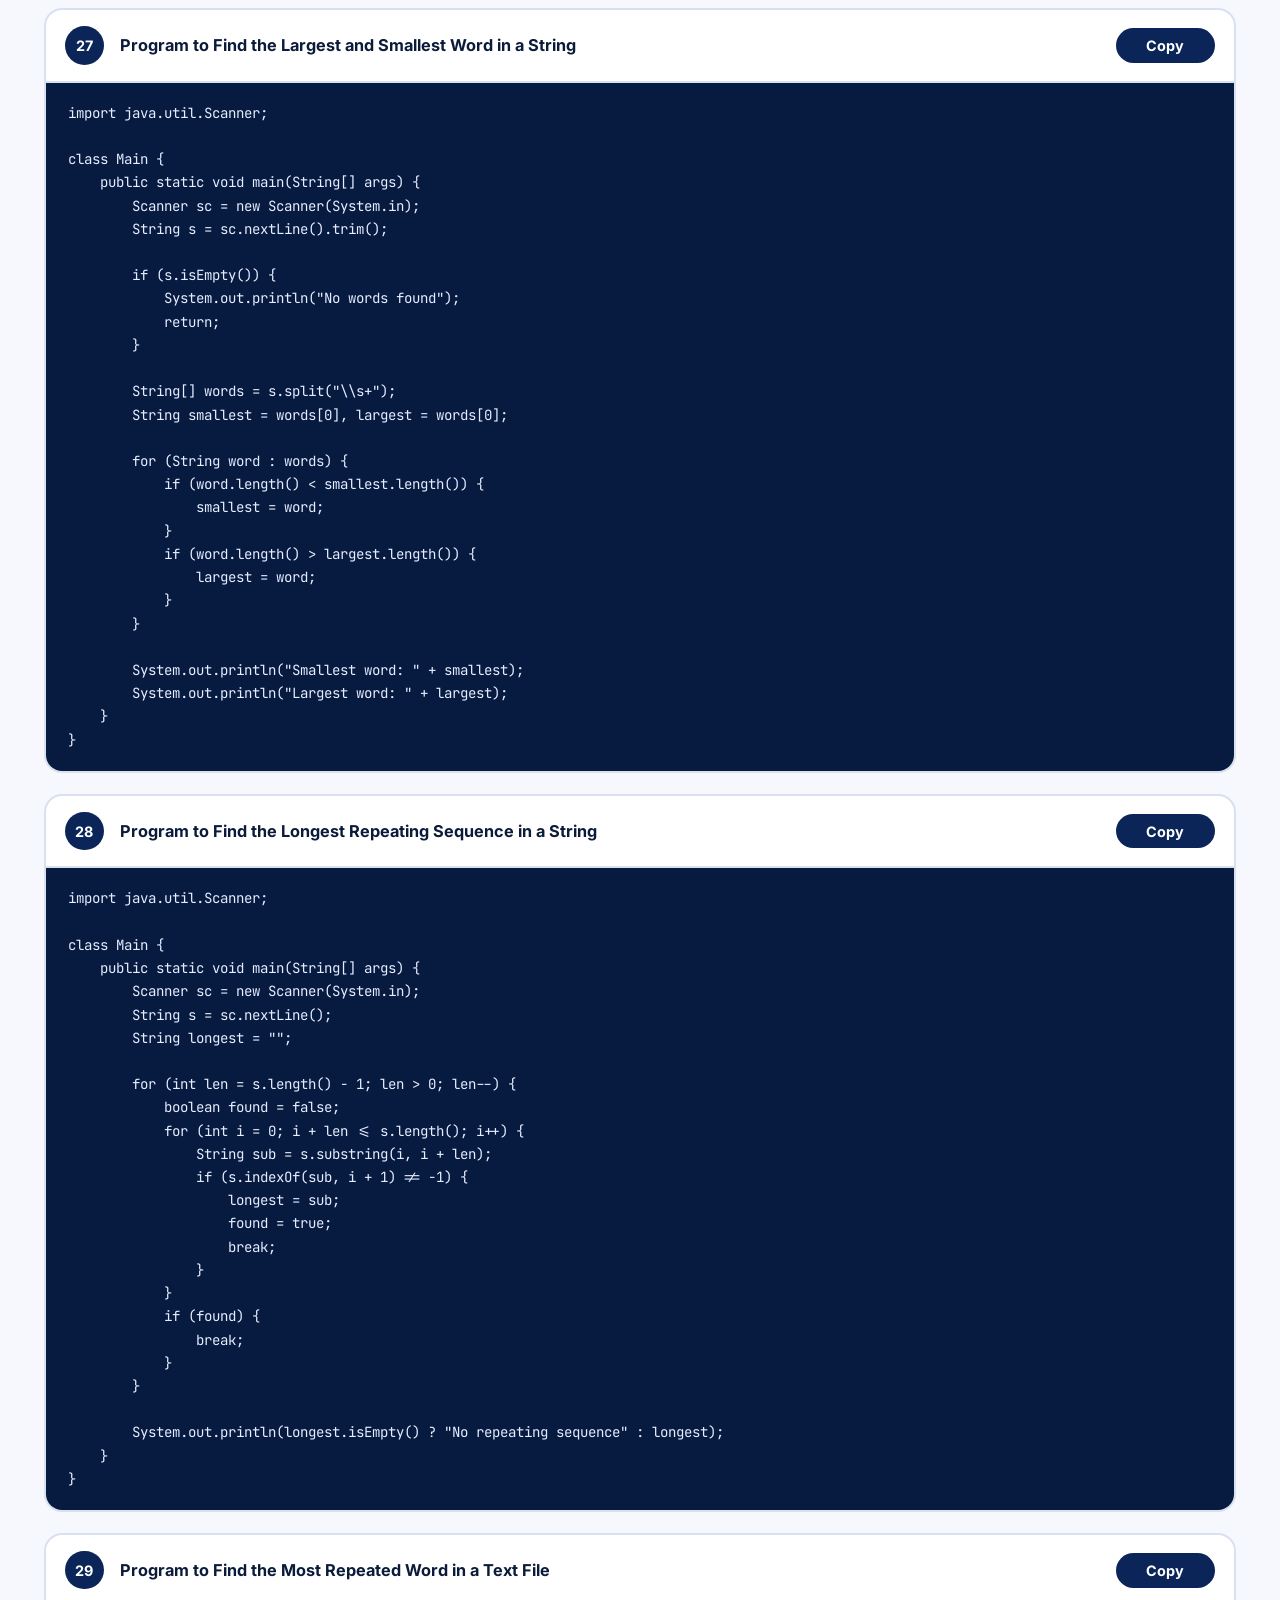
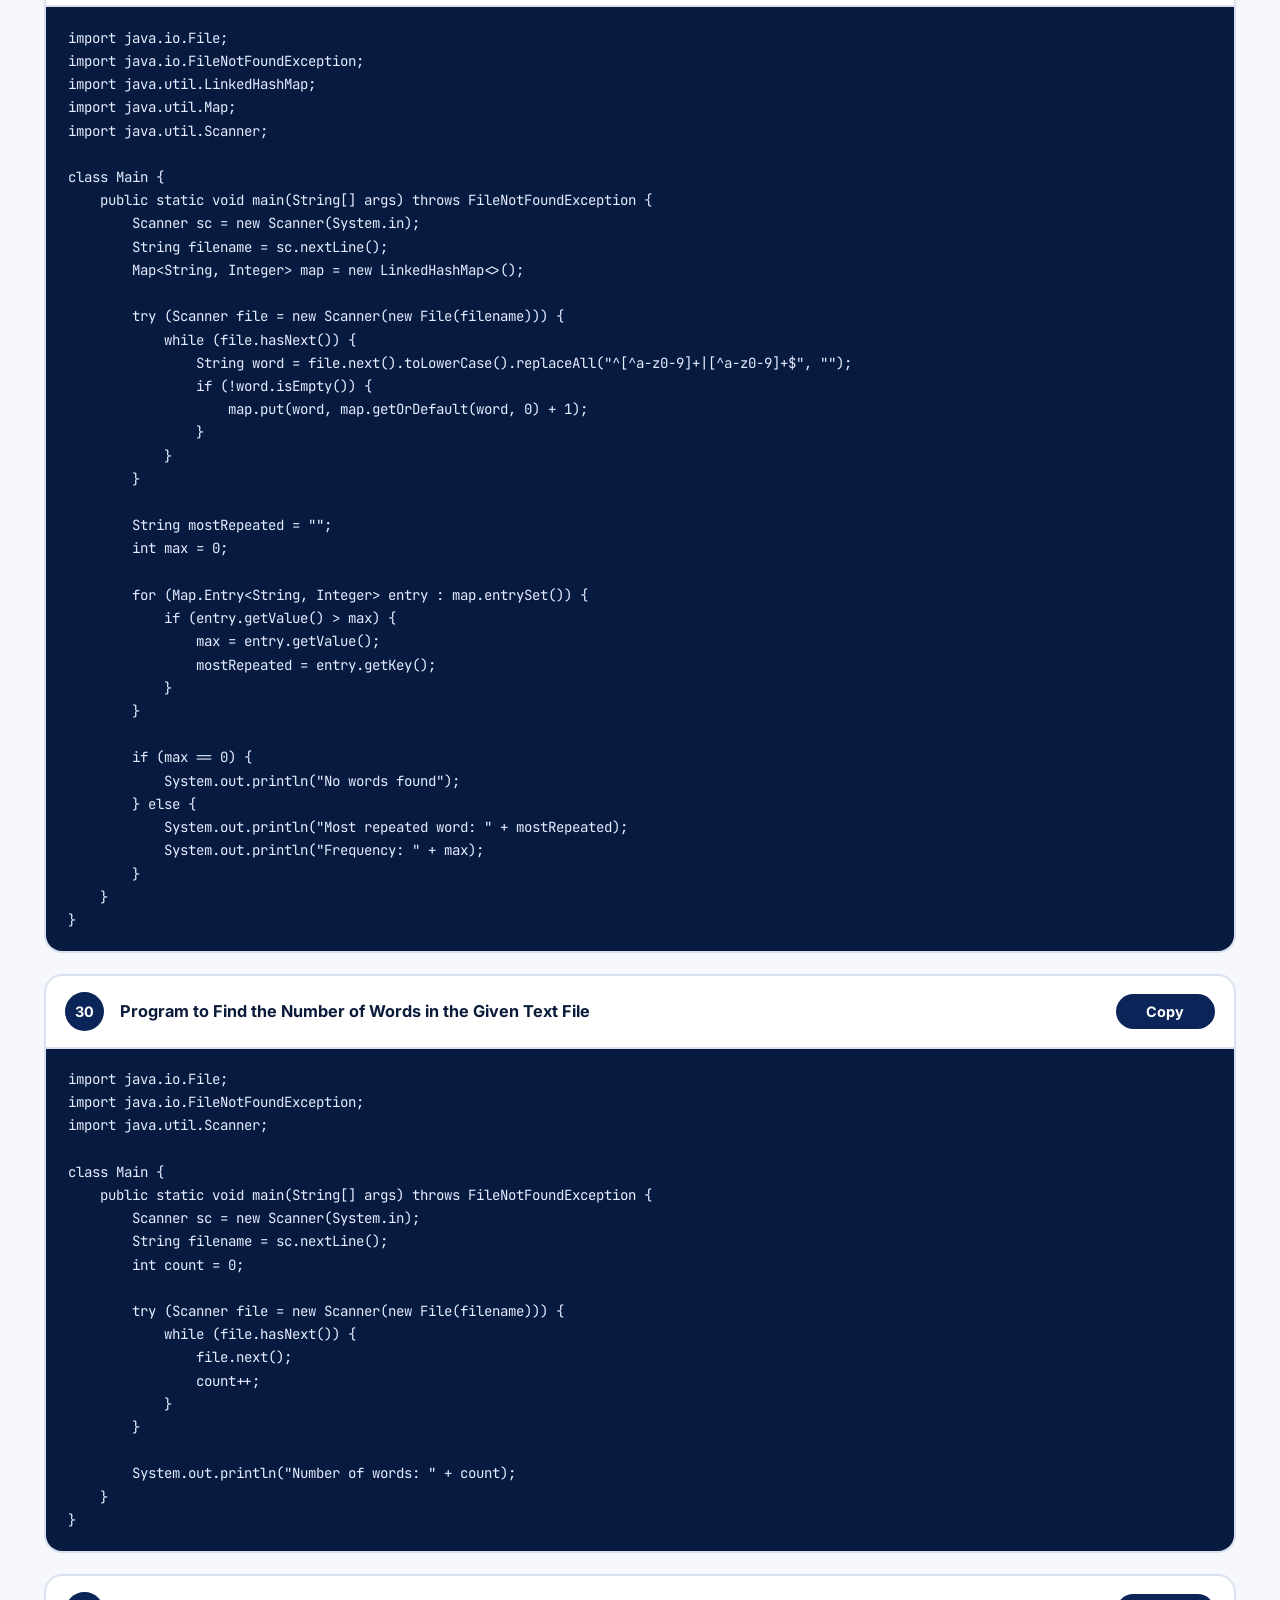
<file: strings.html>
<!DOCTYPE html>
<html lang="en">
<head>
<meta charset="UTF-8">
<meta name="viewport" content="width=device-width, initial-scale=1.0">
<title>Strings — Core Java Programming</title>
<link href="https://fonts.googleapis.com/css2?family=Inter:wght@400;500;600;700;800&family=JetBrains+Mono:wght@400;500;600&display=swap" rel="stylesheet">
<link rel="stylesheet" href="css/style.css">
</head>
<body data-slug="strings">

<header class="hero hero-sm">
  <nav class="breadcrumb" aria-label="Breadcrumb">
    <a href="index.html">Core Java Programming</a>
    <span class="sep">›</span>
    <span>Strings</span>
  </nav>
  <h1>Strings</h1>
  <p>50 programs. Click Copy, paste into Notepad, save as <b>Main.java</b>, then run <b>javac Main.java</b> and <b>java Main</b> in cmd.</p>
</header>

<main class="wrap">
  <div class="toolbar">
    <a class="back" href="index.html">← All topics</a>
    <input id="search" type="search" placeholder="Search programs..." aria-label="Search programs" autocomplete="off">
    <span id="resultCount" class="result-count"></span>
  </div>
  <section id="programList" class="program-list" aria-label="Programs"></section>
  <p id="noMatch" class="no-match" hidden>No programs match your search.</p>
</main>

<footer>
  Core Java Programming · Practice Programs<br>
  Project by - Avneesh Sharma 7091/24
</footer>

<!--
  HOW TO EDIT: each program below is one <script type="text/plain"> block.
  Change the title in data-title="..." and the code between the tags.
  Code is written as plain text (no escaping needed). Do not write the closing script tag inside code.
-->
<script type="text/plain" class="program-src" data-num="1" data-title="Program to Check if a String Contains Only Digits">import java.util.Scanner;

class Main {
    public static void main(String[] args) {
        Scanner sc = new Scanner(System.in);
        String s = sc.nextLine();
        System.out.println(s.matches("\\d+") ? "Only digits" : "Contains non-digit characters");
    }
}</script>
<script type="text/plain" class="program-src" data-num="2" data-title="Program to Perform Deep Copy for String">import java.util.Scanner;

class Main {
    public static void main(String[] args) {
        Scanner sc = new Scanner(System.in);
        String s1 = sc.nextLine();
        String s2 = new String(s1);
        System.out.println("Original String: " + s1);
        System.out.println("Copied String: " + s2);
        System.out.println("Equal: " + s1.equals(s2));
        System.out.println("Same Object: " + (s1 == s2));
    }
}</script>
<script type="text/plain" class="program-src" data-num="3" data-title="Program to Prove String Is Immutable Programmatically">class Main {
    public static void main(String[] args) {
        String s = "Hello";
        System.out.println("Original String: " + s);
        s.concat(" World");
        System.out.println("After concat: " + s);
        s = s.concat(" World");
        System.out.println("After reassignment: " + s);
    }
}</script>
<script type="text/plain" class="program-src" data-num="4" data-title="Program to Remove All Occurrences of a Given Character from Input String">import java.util.Scanner;

class Main {
    public static void main(String[] args) {
        Scanner sc = new Scanner(System.in);
        String s = sc.nextLine();
        char ch = sc.nextLine().charAt(0);
        String result = s.replace(String.valueOf(ch), "");
        System.out.println(result);
    }
}</script>
<script type="text/plain" class="program-src" data-num="5" data-title="Program to Append the String Using StringBuffer Class">import java.util.Scanner;

class Main {
    public static void main(String[] args) {
        Scanner sc = new Scanner(System.in);
        StringBuffer sb = new StringBuffer(sc.nextLine());
        sb.append(sc.nextLine());
        System.out.println(sb);
    }
}</script>
<script type="text/plain" class="program-src" data-num="6" data-title="Program to Insert the String Using StringBuffer Class">import java.util.Scanner;

class Main {
    public static void main(String[] args) {
        Scanner sc = new Scanner(System.in);
        StringBuffer sb = new StringBuffer(sc.nextLine());
        String insert = sc.nextLine();
        int position = sc.nextInt();
        sb.insert(position, insert);
        System.out.println(sb);
    }
}</script>
<script type="text/plain" class="program-src" data-num="7" data-title="Program to Add Characters to a String">import java.util.Scanner;

class Main {
    public static void main(String[] args) {
        Scanner sc = new Scanner(System.in);
        String s = sc.nextLine();
        char ch = sc.nextLine().charAt(0);
        s = s + ch;
        System.out.println(s);
    }
}</script>
<script type="text/plain" class="program-src" data-num="8" data-title="Program to Add Characters to a String Using StringBuilder">import java.util.Scanner;

class Main {
    public static void main(String[] args) {
        Scanner sc = new Scanner(System.in);
        StringBuilder sb = new StringBuilder(sc.nextLine());
        char ch = sc.nextLine().charAt(0);
        sb.append(ch);
        System.out.println(sb);
    }
}</script>
<script type="text/plain" class="program-src" data-num="9" data-title="Program to Check Anagram">import java.util.Arrays;
import java.util.Scanner;

class Main {
    public static void main(String[] args) {
        Scanner sc = new Scanner(System.in);
        String s1 = sc.nextLine().replaceAll("\\s+", "").toLowerCase();
        String s2 = sc.nextLine().replaceAll("\\s+", "").toLowerCase();
        char[] a = s1.toCharArray();
        char[] b = s2.toCharArray();
        Arrays.sort(a);
        Arrays.sort(b);
        System.out.println(Arrays.equals(a, b) ? "Anagram" : "Not Anagram");
    }
}</script>
<script type="text/plain" class="program-src" data-num="10" data-title="Program to Check Whether a String Is a Palindrome">import java.util.Scanner;

class Main {
    public static void main(String[] args) {
        Scanner sc = new Scanner(System.in);
        String s = sc.nextLine();
        String rev = new StringBuilder(s).reverse().toString();
        System.out.println(s.equalsIgnoreCase(rev) ? "Palindrome" : "Not Palindrome");
    }
}</script>
<script type="text/plain" class="program-src" data-num="11" data-title="Program to Convert Enum to String">enum Day {
    MONDAY, TUESDAY, WEDNESDAY, THURSDAY, FRIDAY, SATURDAY, SUNDAY
}

class Main {
    public static void main(String[] args) {
        Day d = Day.MONDAY;
        String s = d.toString();
        System.out.println(s);
    }
}</script>
<script type="text/plain" class="program-src" data-num="12" data-title="Program to Convert String to String Array">import java.util.Arrays;
import java.util.Scanner;

class Main {
    public static void main(String[] args) {
        Scanner sc = new Scanner(System.in);
        String s = sc.nextLine();
        String[] arr = s.split("\\s+");
        System.out.println(Arrays.toString(arr));
    }
}</script>
<script type="text/plain" class="program-src" data-num="13" data-title="Program to Count Number of Words in a String">import java.util.Scanner;

class Main {
    public static void main(String[] args) {
        Scanner sc = new Scanner(System.in);
        String s = sc.nextLine().trim();
        int count = s.isEmpty() ? 0 : s.split("\\s+").length;
        System.out.println("Number of words: " + count);
    }
}</script>
<script type="text/plain" class="program-src" data-num="14" data-title="Program to Count the Total Number of Characters in a String">import java.util.Scanner;

class Main {
    public static void main(String[] args) {
        Scanner sc = new Scanner(System.in);
        String s = sc.nextLine();
        System.out.println("Total characters: " + s.length());
    }
}</script>
<script type="text/plain" class="program-src" data-num="15" data-title="Program to Count the Total Number of Punctuation Characters in a String">import java.util.Scanner;

class Main {
    public static void main(String[] args) {
        Scanner sc = new Scanner(System.in);
        String s = sc.nextLine();
        int count = 0;
        for (char ch : s.toCharArray()) {
            if ("!\"#$%&'()*+,-./:;<=>?@[\\]^_`{|}~".indexOf(ch) != -1) {
                count++;
            }
        }
        System.out.println("Punctuation characters: " + count);
    }
}</script>
<script type="text/plain" class="program-src" data-num="16" data-title="Program to Count the Total Number of Vowels and Consonants in a String">import java.util.Scanner;

class Main {
    public static void main(String[] args) {
        Scanner sc = new Scanner(System.in);
        String s = sc.nextLine().toLowerCase();
        int vowels = 0, consonants = 0;
        for (char ch : s.toCharArray()) {
            if (ch >= 'a' && ch <= 'z') {
                if ("aeiou".indexOf(ch) != -1) {
                    vowels++;
                } else {
                    consonants++;
                }
            }
        }
        System.out.println("Vowels: " + vowels);
        System.out.println("Consonants: " + consonants);
    }
}</script>
<script type="text/plain" class="program-src" data-num="17" data-title="Program to Determine Whether a Given String Is a Palindrome">import java.util.Scanner;

class Main {
    public static void main(String[] args) {
        Scanner sc = new Scanner(System.in);
        String s = sc.nextLine().replaceAll("\\s+", "").toLowerCase();
        String rev = new StringBuilder(s).reverse().toString();
        if (s.equals(rev)) {
            System.out.println("Palindrome");
        } else {
            System.out.println("Not Palindrome");
        }
    }
}</script>
<script type="text/plain" class="program-src" data-num="18" data-title="Program to Determine Whether One String Is a Rotation of Another">import java.util.Scanner;

class Main {
    public static void main(String[] args) {
        Scanner sc = new Scanner(System.in);
        String s1 = sc.nextLine();
        String s2 = sc.nextLine();
        boolean result = s1.length() == s2.length()
                && (s1 + s1).contains(s2);
        System.out.println(result ? "Rotation" : "Not Rotation");
    }
}</script>
<script type="text/plain" class="program-src" data-num="19" data-title="Program to Divide a String into N Equal Parts">import java.util.Scanner;

class Main {
    public static void main(String[] args) {
        Scanner sc = new Scanner(System.in);
        String s = sc.nextLine();
        int n = sc.nextInt();

        if (n <= 0 || s.length() % n != 0) {
            System.out.println("String cannot be divided into equal parts");
            return;
        }

        int size = s.length() / n;
        for (int i = 0; i < s.length(); i += size) {
            System.out.println(s.substring(i, i + size));
        }
    }
}</script>
<script type="text/plain" class="program-src" data-num="20" data-title="Program to Find All Subsets of a String">import java.util.Scanner;

class Main {
    public static void main(String[] args) {
        Scanner sc = new Scanner(System.in);
        String s = sc.nextLine();
        int n = s.length();

        for (int i = 1; i < (1 << n); i++) {
            StringBuilder subset = new StringBuilder();
            for (int j = 0; j < n; j++) {
                if ((i & (1 << j)) != 0) {
                    subset.append(s.charAt(j));
                }
            }
            System.out.println(subset);
        }
    }
}</script>
<script type="text/plain" class="program-src" data-num="21" data-title="Program to Find All the Permutations of a String">import java.util.Scanner;

class Main {
    static void permute(String s, String result) {
        if (s.isEmpty()) {
            System.out.println(result);
            return;
        }

        for (int i = 0; i < s.length(); i++) {
            permute(s.substring(0, i) + s.substring(i + 1),
                    result + s.charAt(i));
        }
    }

    public static void main(String[] args) {
        Scanner sc = new Scanner(System.in);
        String s = sc.nextLine();
        permute(s, "");
    }
}</script>
<script type="text/plain" class="program-src" data-num="22" data-title="Program to Find Maximum and Minimum Occurring Character in a String">import java.util.Scanner;

class Main {
    public static void main(String[] args) {
        Scanner sc = new Scanner(System.in);
        String s = sc.nextLine();
        int[] freq = new int[65536];

        for (char ch : s.toCharArray()) {
            if (!Character.isWhitespace(ch)) {
                freq[ch]++;
            }
        }

        char maxChar = 0, minChar = 0;
        int max = 0, min = Integer.MAX_VALUE;

        for (int i = 0; i < freq.length; i++) {
            if (freq[i] > 0) {
                if (freq[i] > max) {
                    max = freq[i];
                    maxChar = (char) i;
                }
                if (freq[i] < min) {
                    min = freq[i];
                    minChar = (char) i;
                }
            }
        }

        if (max == 0) {
            System.out.println("No characters found");
        } else {
            System.out.println("Maximum occurring character: " + maxChar + " (" + max + ")");
            System.out.println("Minimum occurring character: " + minChar + " (" + min + ")");
        }
    }
}</script>
<script type="text/plain" class="program-src" data-num="23" data-title="Program to Find Reverse of the String">import java.util.Scanner;

class Main {
    public static void main(String[] args) {
        Scanner sc = new Scanner(System.in);
        String s = sc.nextLine();
        String rev = new StringBuilder(s).reverse().toString();
        System.out.println("Reversed String: " + rev);
    }
}</script>
<script type="text/plain" class="program-src" data-num="24" data-title="Program to Find the Duplicate Characters in a String">import java.util.LinkedHashMap;
import java.util.Map;
import java.util.Scanner;

class Main {
    public static void main(String[] args) {
        Scanner sc = new Scanner(System.in);
        String s = sc.nextLine();
        Map<Character, Integer> map = new LinkedHashMap<>();

        for (char ch : s.toCharArray()) {
            map.put(ch, map.getOrDefault(ch, 0) + 1);
        }

        for (Map.Entry<Character, Integer> entry : map.entrySet()) {
            if (entry.getValue() > 1) {
                System.out.println(entry.getKey() + " : " + entry.getValue());
            }
        }
    }
}</script>
<script type="text/plain" class="program-src" data-num="25" data-title="Program to Find the Duplicate Words in a String">import java.util.LinkedHashMap;
import java.util.Map;
import java.util.Scanner;

class Main {
    public static void main(String[] args) {
        Scanner sc = new Scanner(System.in);
        String s = sc.nextLine().toLowerCase().trim();
        Map<String, Integer> map = new LinkedHashMap<>();

        if (!s.isEmpty()) {
            for (String word : s.split("\\s+")) {
                map.put(word, map.getOrDefault(word, 0) + 1);
            }
        }

        for (Map.Entry<String, Integer> entry : map.entrySet()) {
            if (entry.getValue() > 1) {
                System.out.println(entry.getKey() + " : " + entry.getValue());
            }
        }
    }
}</script>
<script type="text/plain" class="program-src" data-num="26" data-title="Program to Find the Frequency of Characters">import java.util.LinkedHashMap;
import java.util.Map;
import java.util.Scanner;

class Main {
    public static void main(String[] args) {
        Scanner sc = new Scanner(System.in);
        String s = sc.nextLine();
        Map<Character, Integer> map = new LinkedHashMap<>();

        for (char ch : s.toCharArray()) {
            map.put(ch, map.getOrDefault(ch, 0) + 1);
        }

        for (Map.Entry<Character, Integer> entry : map.entrySet()) {
            System.out.println(entry.getKey() + " : " + entry.getValue());
        }
    }
}</script>
<script type="text/plain" class="program-src" data-num="27" data-title="Program to Find the Largest and Smallest Word in a String">import java.util.Scanner;

class Main {
    public static void main(String[] args) {
        Scanner sc = new Scanner(System.in);
        String s = sc.nextLine().trim();

        if (s.isEmpty()) {
            System.out.println("No words found");
            return;
        }

        String[] words = s.split("\\s+");
        String smallest = words[0], largest = words[0];

        for (String word : words) {
            if (word.length() < smallest.length()) {
                smallest = word;
            }
            if (word.length() > largest.length()) {
                largest = word;
            }
        }

        System.out.println("Smallest word: " + smallest);
        System.out.println("Largest word: " + largest);
    }
}</script>
<script type="text/plain" class="program-src" data-num="28" data-title="Program to Find the Longest Repeating Sequence in a String">import java.util.Scanner;

class Main {
    public static void main(String[] args) {
        Scanner sc = new Scanner(System.in);
        String s = sc.nextLine();
        String longest = "";

        for (int len = s.length() - 1; len > 0; len--) {
            boolean found = false;
            for (int i = 0; i + len <= s.length(); i++) {
                String sub = s.substring(i, i + len);
                if (s.indexOf(sub, i + 1) != -1) {
                    longest = sub;
                    found = true;
                    break;
                }
            }
            if (found) {
                break;
            }
        }

        System.out.println(longest.isEmpty() ? "No repeating sequence" : longest);
    }
}</script>
<script type="text/plain" class="program-src" data-num="29" data-title="Program to Find the Most Repeated Word in a Text File">import java.io.File;
import java.io.FileNotFoundException;
import java.util.LinkedHashMap;
import java.util.Map;
import java.util.Scanner;

class Main {
    public static void main(String[] args) throws FileNotFoundException {
        Scanner sc = new Scanner(System.in);
        String filename = sc.nextLine();
        Map<String, Integer> map = new LinkedHashMap<>();

        try (Scanner file = new Scanner(new File(filename))) {
            while (file.hasNext()) {
                String word = file.next().toLowerCase().replaceAll("^[^a-z0-9]+|[^a-z0-9]+$", "");
                if (!word.isEmpty()) {
                    map.put(word, map.getOrDefault(word, 0) + 1);
                }
            }
        }

        String mostRepeated = "";
        int max = 0;

        for (Map.Entry<String, Integer> entry : map.entrySet()) {
            if (entry.getValue() > max) {
                max = entry.getValue();
                mostRepeated = entry.getKey();
            }
        }

        if (max == 0) {
            System.out.println("No words found");
        } else {
            System.out.println("Most repeated word: " + mostRepeated);
            System.out.println("Frequency: " + max);
        }
    }
}</script>
<script type="text/plain" class="program-src" data-num="30" data-title="Program to Find the Number of Words in the Given Text File">import java.io.File;
import java.io.FileNotFoundException;
import java.util.Scanner;

class Main {
    public static void main(String[] args) throws FileNotFoundException {
        Scanner sc = new Scanner(System.in);
        String filename = sc.nextLine();
        int count = 0;

        try (Scanner file = new Scanner(new File(filename))) {
            while (file.hasNext()) {
                file.next();
                count++;
            }
        }

        System.out.println("Number of words: " + count);
    }
}</script>
<script type="text/plain" class="program-src" data-num="31" data-title="Program to Get a Character from the Given String">import java.util.Scanner;

class Main {
    public static void main(String[] args) {
        Scanner sc = new Scanner(System.in);
        String s = sc.nextLine();
        int index = sc.nextInt();

        if (index >= 0 && index < s.length()) {
            System.out.println("Character: " + s.charAt(index));
        } else {
            System.out.println("Invalid index");
        }
    }
}</script>
<script type="text/plain" class="program-src" data-num="32" data-title="Program to Insert a String into Another String">import java.util.Scanner;

class Main {
    public static void main(String[] args) {
        Scanner sc = new Scanner(System.in);
        String s1 = sc.nextLine();
        String s2 = sc.nextLine();
        int position = sc.nextInt();

        if (position >= 0 && position <= s1.length()) {
            String result = s1.substring(0, position) + s2 + s1.substring(position);
            System.out.println(result);
        } else {
            System.out.println("Invalid position");
        }
    }
}</script>
<script type="text/plain" class="program-src" data-num="33" data-title="Program to Iterate Over Characters in String">import java.util.Scanner;

class Main {
    public static void main(String[] args) {
        Scanner sc = new Scanner(System.in);
        String s = sc.nextLine();

        for (int i = 0; i < s.length(); i++) {
            System.out.println(s.charAt(i));
        }
    }
}</script>
<script type="text/plain" class="program-src" data-num="34" data-title="Program to Print a New Line in String">class Main {
    public static void main(String[] args) {
        String s = "Hello\nWorld\nJava Programming";
        System.out.println(s);
    }
}</script>
<script type="text/plain" class="program-src" data-num="35" data-title="Program to Print Even Length Words">import java.util.Scanner;

class Main {
    public static void main(String[] args) {
        Scanner sc = new Scanner(System.in);
        String s = sc.nextLine().trim();

        if (!s.isEmpty()) {
            String[] words = s.split("\\s+");
            for (String word : words) {
                if (word.length() % 2 == 0) {
                    System.out.println(word);
                }
            }
        }
    }
}</script>
<script type="text/plain" class="program-src" data-num="36" data-title="Program to Print Smallest and Biggest Possible Palindrome Word in a Given String">import java.util.Scanner;

class Main {
    public static void main(String[] args) {
        Scanner sc = new Scanner(System.in);
        String s = sc.nextLine().trim();

        if (s.isEmpty()) {
            System.out.println("No words found");
            return;
        }

        String smallest = "", biggest = "";
        String[] words = s.split("\\s+");

        for (String word : words) {
            String clean = word.replaceAll("[^a-zA-Z0-9]", "");
            String rev = new StringBuilder(clean).reverse().toString();

            if (!clean.isEmpty() && clean.equalsIgnoreCase(rev)) {
                if (smallest.isEmpty() || clean.length() < smallest.length()) {
                    smallest = clean;
                }
                if (clean.length() > biggest.length()) {
                    biggest = clean;
                }
            }
        }

        if (smallest.isEmpty()) {
            System.out.println("No palindrome words found");
        } else {
            System.out.println("Smallest palindrome: " + smallest);
            System.out.println("Biggest palindrome: " + biggest);
        }
    }
}</script>
<script type="text/plain" class="program-src" data-num="37" data-title="Program to Remove All the White Spaces from a String">import java.util.Scanner;

class Main {
    public static void main(String[] args) {
        Scanner sc = new Scanner(System.in);
        String s = sc.nextLine();
        System.out.println(s.replaceAll("\\s+", ""));
    }
}</script>
<script type="text/plain" class="program-src" data-num="38" data-title="Program to Replace Lowercase Characters with Uppercase and Vice Versa">import java.util.Scanner;

class Main {
    public static void main(String[] args) {
        Scanner sc = new Scanner(System.in);
        String s = sc.nextLine();
        StringBuilder result = new StringBuilder();

        for (char ch : s.toCharArray()) {
            if (Character.isUpperCase(ch)) {
                result.append(Character.toLowerCase(ch));
            } else if (Character.isLowerCase(ch)) {
                result.append(Character.toUpperCase(ch));
            } else {
                result.append(ch);
            }
        }

        System.out.println(result);
    }
}</script>
<script type="text/plain" class="program-src" data-num="39" data-title="Program to Replace the Spaces of a String with a Specific Character">import java.util.Scanner;

class Main {
    public static void main(String[] args) {
        Scanner sc = new Scanner(System.in);
        String s = sc.nextLine();
        char ch = sc.nextLine().charAt(0);
        System.out.println(s.replace(' ', ch));
    }
}</script>
<script type="text/plain" class="program-src" data-num="40" data-title="Program to Separate the Individual Characters from a String">import java.util.Scanner;

class Main {
    public static void main(String[] args) {
        Scanner sc = new Scanner(System.in);
        String s = sc.nextLine();

        for (int i = 0; i < s.length(); i++) {
            System.out.println(s.charAt(i));
        }
    }
}</script>
<script type="text/plain" class="program-src" data-num="41" data-title="Program for Splitting a String into a Number of Substrings">import java.util.Scanner;

class Main {
    public static void main(String[] args) {
        Scanner sc = new Scanner(System.in);
        String s = sc.nextLine();
        String[] parts = s.split("\\s+");

        for (String part : parts) {
            System.out.println(part);
        }
    }
}</script>
<script type="text/plain" class="program-src" data-num="42" data-title="Program to Swap Two String Variables Without Using a Third or Temporary Variable">import java.util.Scanner;

class Main {
    public static void main(String[] args) {
        Scanner sc = new Scanner(System.in);
        String a = sc.nextLine();
        String b = sc.nextLine();

        a = a + b;
        b = a.substring(0, a.length() - b.length());
        a = a.substring(b.length());

        System.out.println("First String: " + a);
        System.out.println("Second String: " + b);
    }
}</script>
<script type="text/plain" class="program-src" data-num="43" data-title="Program for Swapping Pairs of Characters">import java.util.Scanner;

class Main {
    public static void main(String[] args) {
        Scanner sc = new Scanner(System.in);
        String s = sc.nextLine();
        char[] arr = s.toCharArray();

        for (int i = 0; i + 1 < arr.length; i += 2) {
            char temp = arr[i];
            arr[i] = arr[i + 1];
            arr[i + 1] = temp;
        }

        System.out.println(new String(arr));
    }
}</script>
<script type="text/plain" class="program-src" data-num="44" data-title="Read Two Strings from User Input and Check if the First Contains the Second">import java.util.Scanner;

class Main {
    public static void main(String[] args) {
        Scanner sc = new Scanner(System.in);
        String s1 = sc.nextLine();
        String s2 = sc.nextLine();

        System.out.println(s1.contains(s2) ? "First string contains second string" : "First string does not contain second string");
    }
}</script>
<script type="text/plain" class="program-src" data-num="45" data-title="Reverse String Without Using the reverse() Function">import java.util.Scanner;

class Main {
    public static void main(String[] args) {
        Scanner sc = new Scanner(System.in);
        String s = sc.nextLine();
        String rev = "";

        for (int i = s.length() - 1; i >= 0; i--) {
            rev += s.charAt(i);
        }

        System.out.println(rev);
    }
}</script>
<script type="text/plain" class="program-src" data-num="46" data-title="Reverse String Word by Word">import java.util.Scanner;

class Main {
    public static void main(String[] args) {
        Scanner sc = new Scanner(System.in);
        String s = sc.nextLine().trim();

        if (!s.isEmpty()) {
            String[] words = s.split("\\s+");

            for (int i = words.length - 1; i >= 0; i--) {
                System.out.print(words[i]);
                if (i > 0) {
                    System.out.print(" ");
                }
            }
        }
        System.out.println();
    }
}</script>
<script type="text/plain" class="program-src" data-num="47" data-title="Write a Program to Check if Two Strings Are Created with the Same Characters">import java.util.Arrays;
import java.util.Scanner;

class Main {
    public static void main(String[] args) {
        Scanner sc = new Scanner(System.in);
        String s1 = sc.nextLine().replaceAll("\\s+", "").toLowerCase();
        String s2 = sc.nextLine().replaceAll("\\s+", "").toLowerCase();

        char[] a = s1.toCharArray();
        char[] b = s2.toCharArray();

        Arrays.sort(a);
        Arrays.sort(b);

        System.out.println(Arrays.equals(a, b) ? "Same characters" : "Different characters");
    }
}</script>
<script type="text/plain" class="program-src" data-num="48" data-title="Write a Program to Find the First Non-Repeated Character from Input String">import java.util.LinkedHashMap;
import java.util.Map;
import java.util.Scanner;

class Main {
    public static void main(String[] args) {
        Scanner sc = new Scanner(System.in);
        String s = sc.nextLine();
        Map<Character, Integer> map = new LinkedHashMap<>();

        for (char ch : s.toCharArray()) {
            map.put(ch, map.getOrDefault(ch, 0) + 1);
        }

        boolean found = false;

        for (Map.Entry<Character, Integer> entry : map.entrySet()) {
            if (entry.getValue() == 1) {
                System.out.println("First non-repeated character: " + entry.getKey());
                found = true;
                break;
            }
        }

        if (!found) {
            System.out.println("No non-repeated character found");
        }
    }
}</script>
<script type="text/plain" class="program-src" data-num="49" data-title="Create an Object of StringBuffer Class to Reverse the String">import java.util.Scanner;

class Main {
    public static void main(String[] args) {
        Scanner sc = new Scanner(System.in);
        StringBuffer sb = new StringBuffer(sc.nextLine());
        System.out.println(sb.reverse());
    }
}</script>
<script type="text/plain" class="program-src" data-num="50" data-title="Create an Object of StringBuffer Class to Show the Functionality of Insert, Append, Delete and Replace Functions">class Main {
    public static void main(String[] args) {
        StringBuffer sb = new StringBuffer("Hello");
        System.out.println("Original: " + sb);

        sb.append(" World");
        System.out.println("After append: " + sb);

        sb.insert(5, " Java");
        System.out.println("After insert: " + sb);

        sb.delete(5, 10);
        System.out.println("After delete: " + sb);

        sb.replace(6, 11, "Java");
        System.out.println("After replace: " + sb);
    }
}</script>

<script src="js/topic.js"></script>
</body>
</html>
</file>
<file: css/style.css>
:root {
  --navy: #0b2559;
  --navy-dark: #071a40;
  --navy-soft: #1d3a7a;
  --ink: #0b1b3a;
  --muted: #6b7690;
  --line: #d9e1f0;
  --track: #e9edf5;
  --bg: #f6f8fd;
  --white: #ffffff;
}

* { margin: 0; padding: 0; box-sizing: border-box; }

body {
  font-family: 'Inter', 'Segoe UI', system-ui, -apple-system, Arial, sans-serif;
  background: var(--bg);
  color: var(--ink);
  min-height: 100vh;
}

/* ---------- Hero ---------- */
.hero {
  position: relative;
  text-align: center;
  padding: 3rem 1.5rem 3.2rem;
  background:
    radial-gradient(900px 320px at 12% 20%, #dbe6ff 0%, rgba(219,230,255,0) 70%),
    radial-gradient(700px 300px at 92% 40%, #e8eefb 0%, rgba(232,238,251,0) 70%),
    linear-gradient(180deg, #eef3ff 0%, #f6f8fd 100%);
}

.breadcrumb {
  display: inline-flex;
  align-items: center;
  gap: 0.7rem;
  background: rgba(255,255,255,0.85);
  border: 1.5px solid var(--line);
  border-radius: 999px;
  padding: 0.55rem 1.4rem;
  font-size: 0.85rem;
  font-weight: 600;
  color: var(--navy);
  letter-spacing: 0.04em;
  text-transform: uppercase;
}
.breadcrumb a { color: var(--muted); text-decoration: none; }
.breadcrumb a:hover { color: var(--navy); }
.breadcrumb .sep { color: #a5b1cc; }

.hero h1 {
  margin-top: 0.5rem;
  font-size: clamp(2rem, 5.5vw, 4rem);
  font-weight: 800;
  line-height: 1.1;
  letter-spacing: 0.01em;
  text-transform: uppercase;
  color: var(--navy);
}

.hero p {
  margin: 1.4rem auto 0;
  max-width: 640px;
  font-size: clamp(0.95rem, 1.8vw, 1.25rem);
  color: var(--muted);
  line-height: 1.5;
}

/* ---------- Topic grid ---------- */
.wrap { max-width: 1240px; margin: 0 auto; padding: 0 1.5rem; }

.grid {
  display: grid;
  grid-template-columns: repeat(3, 1fr);
  gap: 1.7rem;
  margin: 0 auto 3.5rem;
  padding-top: 0.5rem;
}

.card {
  display: block;
  background: var(--white);
  border: 2px solid var(--line);
  border-radius: 22px;
  padding: 2.2rem;
  text-decoration: none;
  color: inherit;
  transition: transform 0.18s ease, border-color 0.18s ease, box-shadow 0.18s ease;
}
.card:hover {
  transform: translateY(-4px);
  border-color: var(--navy);
  box-shadow: 0 14px 34px rgba(11, 37, 89, 0.14);
}
.card:focus-visible { outline: 3px solid var(--navy-soft); outline-offset: 3px; }

.card-top {
  display: flex;
  align-items: center;
  justify-content: space-between;
  gap: 1rem;
}
.card h2 {
  font-size: 1.45rem;
  font-weight: 800;
  text-transform: uppercase;
  color: var(--ink);
  line-height: 1.2;
}
.chev { flex: none; width: 22px; height: 22px; color: var(--navy); transition: transform 0.18s ease; }
.card:hover .chev { transform: translateX(4px); }

.count {
  margin-top: 1.5rem;
  font-size: 1.05rem;
  color: var(--muted);
}

.bar {
  margin-top: 2rem;
  height: 12px;
  background: var(--track);
  border-radius: 999px;
  overflow: hidden;
}
.bar > i {
  display: block;
  height: 100%;
  width: 0;
  background: linear-gradient(90deg, var(--navy-soft), var(--navy));
  border-radius: 999px;
  transition: width 0.4s ease;
}

.status {
  margin-top: 1.1rem;
  font-size: 0.98rem;
  color: var(--muted);
}
.status.active { color: var(--navy); font-weight: 600; }

/* ---------- Footer ---------- */
footer {
  text-align: center;
  padding: 2rem 1rem;
  background: var(--navy);
  color: #d6e0f5;
  font-size: 0.9rem;
  line-height: 1.7;
}

/* ---------- Responsive ---------- */
@media (max-width: 1000px) { .grid { grid-template-columns: repeat(2, 1fr); } }
@media (max-width: 640px) {
  .grid { grid-template-columns: 1fr; gap: 1.2rem; }
  .card { padding: 1.7rem 1.5rem 1.5rem; }
  .card h2 { font-size: 1.2rem; }
  .hero { padding-bottom: 3.5rem; }
}

/* ---------- Topic page ---------- */
.hero-sm { padding-top: 2.2rem; padding-bottom: 2.4rem; }
.hero-sm h1 { margin-top: 2rem; font-size: clamp(1.8rem, 4.5vw, 3rem); }
.hero-sm p b { color: var(--navy); font-weight: 700; }

.toolbar {
  display: flex;
  align-items: center;
  gap: 1rem;
  flex-wrap: wrap;
  margin: 1.4rem auto 1.4rem;
}
.back {
  color: var(--navy);
  font-weight: 700;
  text-decoration: none;
  font-size: 0.95rem;
  padding: 0.6rem 1.1rem;
  border: 2px solid var(--line);
  border-radius: 999px;
  background: var(--white);
}
.back:hover { border-color: var(--navy); }
#search {
  flex: 1 1 260px;
  max-width: 460px;
  font: inherit;
  padding: 0.7rem 1.2rem;
  border: 2px solid var(--line);
  border-radius: 999px;
  background: var(--white);
  color: var(--ink);
  outline: none;
}
#search:focus { border-color: var(--navy); box-shadow: 0 0 0 3px rgba(11, 37, 89, 0.12); }
.result-count { margin-left: auto; color: var(--muted); font-size: 0.92rem; }

.program-list { display: grid; gap: 1.3rem; margin-bottom: 3.5rem; }
.program { background: var(--white); border: 2px solid var(--line); border-radius: 18px; overflow: hidden; }
.program[hidden] { display: none; }
.program.copied-before { border-color: #b7c5e6; }

.program-head {
  display: flex;
  align-items: center;
  gap: 1rem;
  padding: 1rem 1.2rem;
  border-bottom: 2px solid var(--line);
}
.program .num {
  flex: none;
  min-width: 2.4rem;
  height: 2.4rem;
  padding: 0 0.6rem;
  display: inline-flex;
  align-items: center;
  justify-content: center;
  background: var(--navy);
  color: #fff;
  font-weight: 700;
  font-size: 0.9rem;
  border-radius: 999px;
}
.program h2 { flex: 1; font-size: 1.02rem; font-weight: 700; color: var(--ink); line-height: 1.4; }

.copy-btn {
  flex: none;
  font: inherit;
  font-size: 0.9rem;
  font-weight: 700;
  color: #fff;
  background: var(--navy);
  border: 0;
  border-radius: 999px;
  padding: 0.55rem 1.3rem;
  min-width: 6.2rem;
  cursor: pointer;
  transition: background 0.15s ease;
}
.copy-btn:hover { background: var(--navy-soft); }
.copy-btn.ok { background: #1c8a5a; }
.copy-btn:focus-visible { outline: 3px solid var(--navy-soft); outline-offset: 2px; }

.program pre {
  margin: 0;
  padding: 1.2rem 1.4rem;
  background: var(--navy-dark);
  color: #e6edff;
  overflow-x: auto;
  font-family: 'JetBrains Mono', Consolas, 'Courier New', monospace;
  font-size: 0.88rem;
  line-height: 1.65;
  tab-size: 4;
}
.program code { font-family: inherit; white-space: pre; }

.no-match { text-align: center; color: var(--muted); padding: 2rem 0 3rem; }

@media (max-width: 640px) {
  .program-head { flex-wrap: wrap; }
  .program h2 { flex-basis: calc(100% - 4rem); }
  .copy-btn { margin-left: auto; }
  .result-count { margin-left: 0; width: 100%; }
}

.program .note {
  padding: 0.85rem 1.2rem;
  background: #eef3ff;
  border-bottom: 2px solid var(--line);
  color: var(--navy);
  font-size: 0.92rem;
  line-height: 1.55;
}

/* ---------- File name bars (programs made of several files) ---------- */
.file-bar {
  display: flex;
  align-items: center;
  justify-content: space-between;
  gap: 1rem;
  padding: 0.55rem 1.2rem;
  background: #eef3ff;
  border-bottom: 2px solid var(--line);
  font-family: 'JetBrains Mono', Consolas, 'Courier New', monospace;
  font-size: 0.86rem;
  font-weight: 600;
  color: var(--navy);
}
.program pre + .file-bar { border-top: 2px solid var(--line); }
.file-bar .copy-btn { padding: 0.35rem 1rem; font-size: 0.82rem; min-width: 5.4rem; }
</file>
